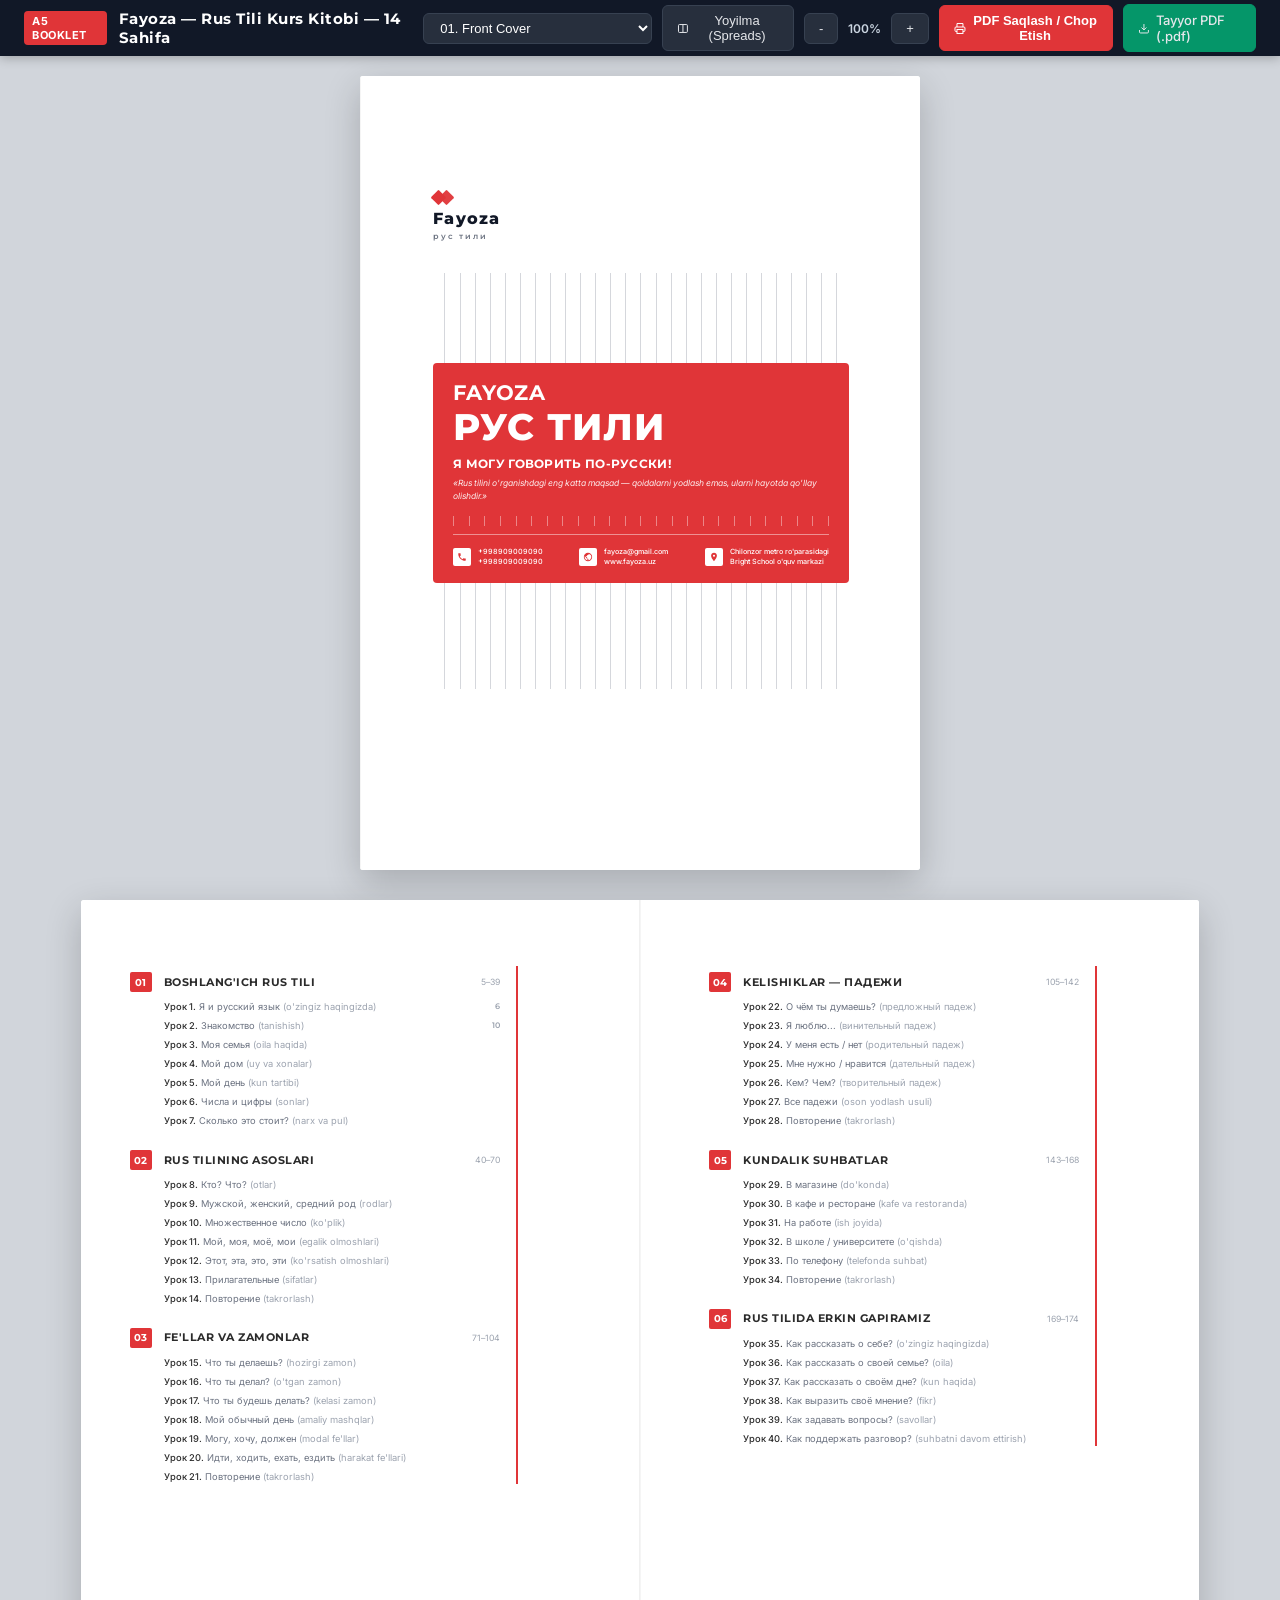
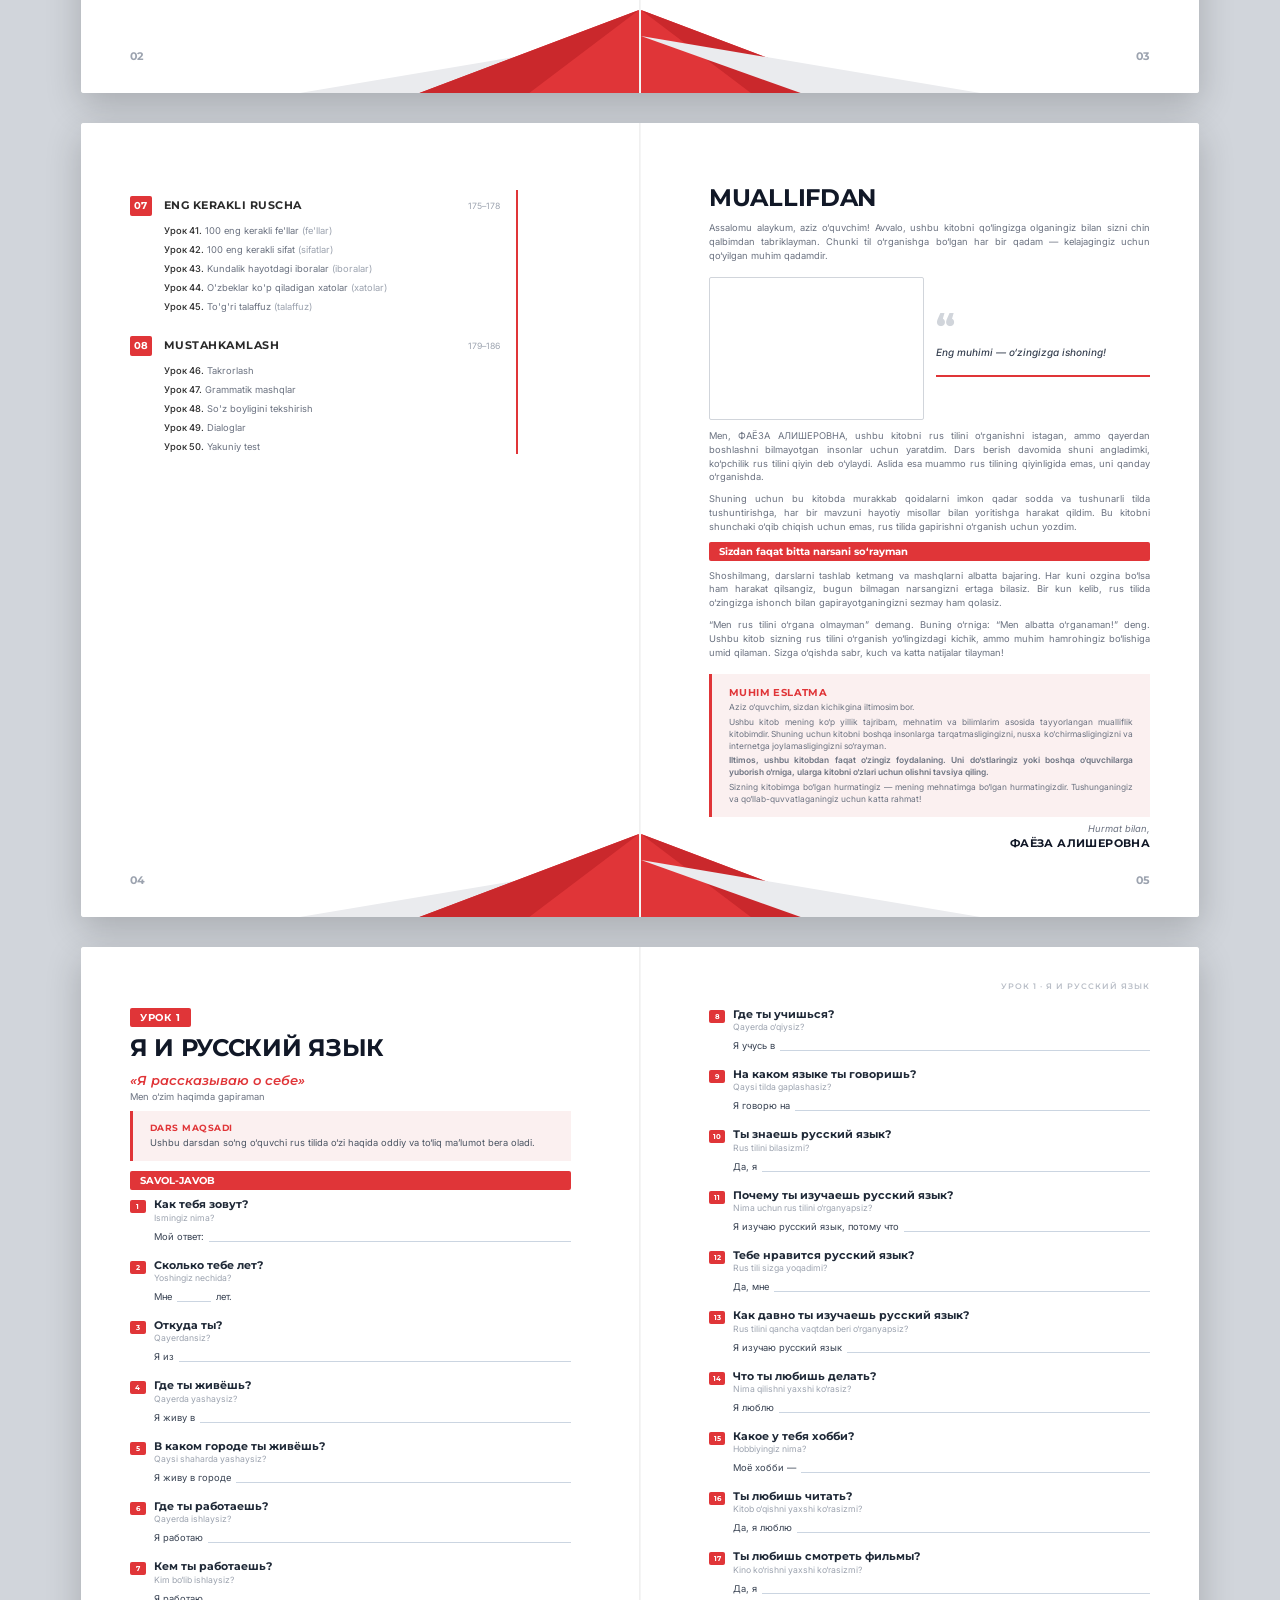
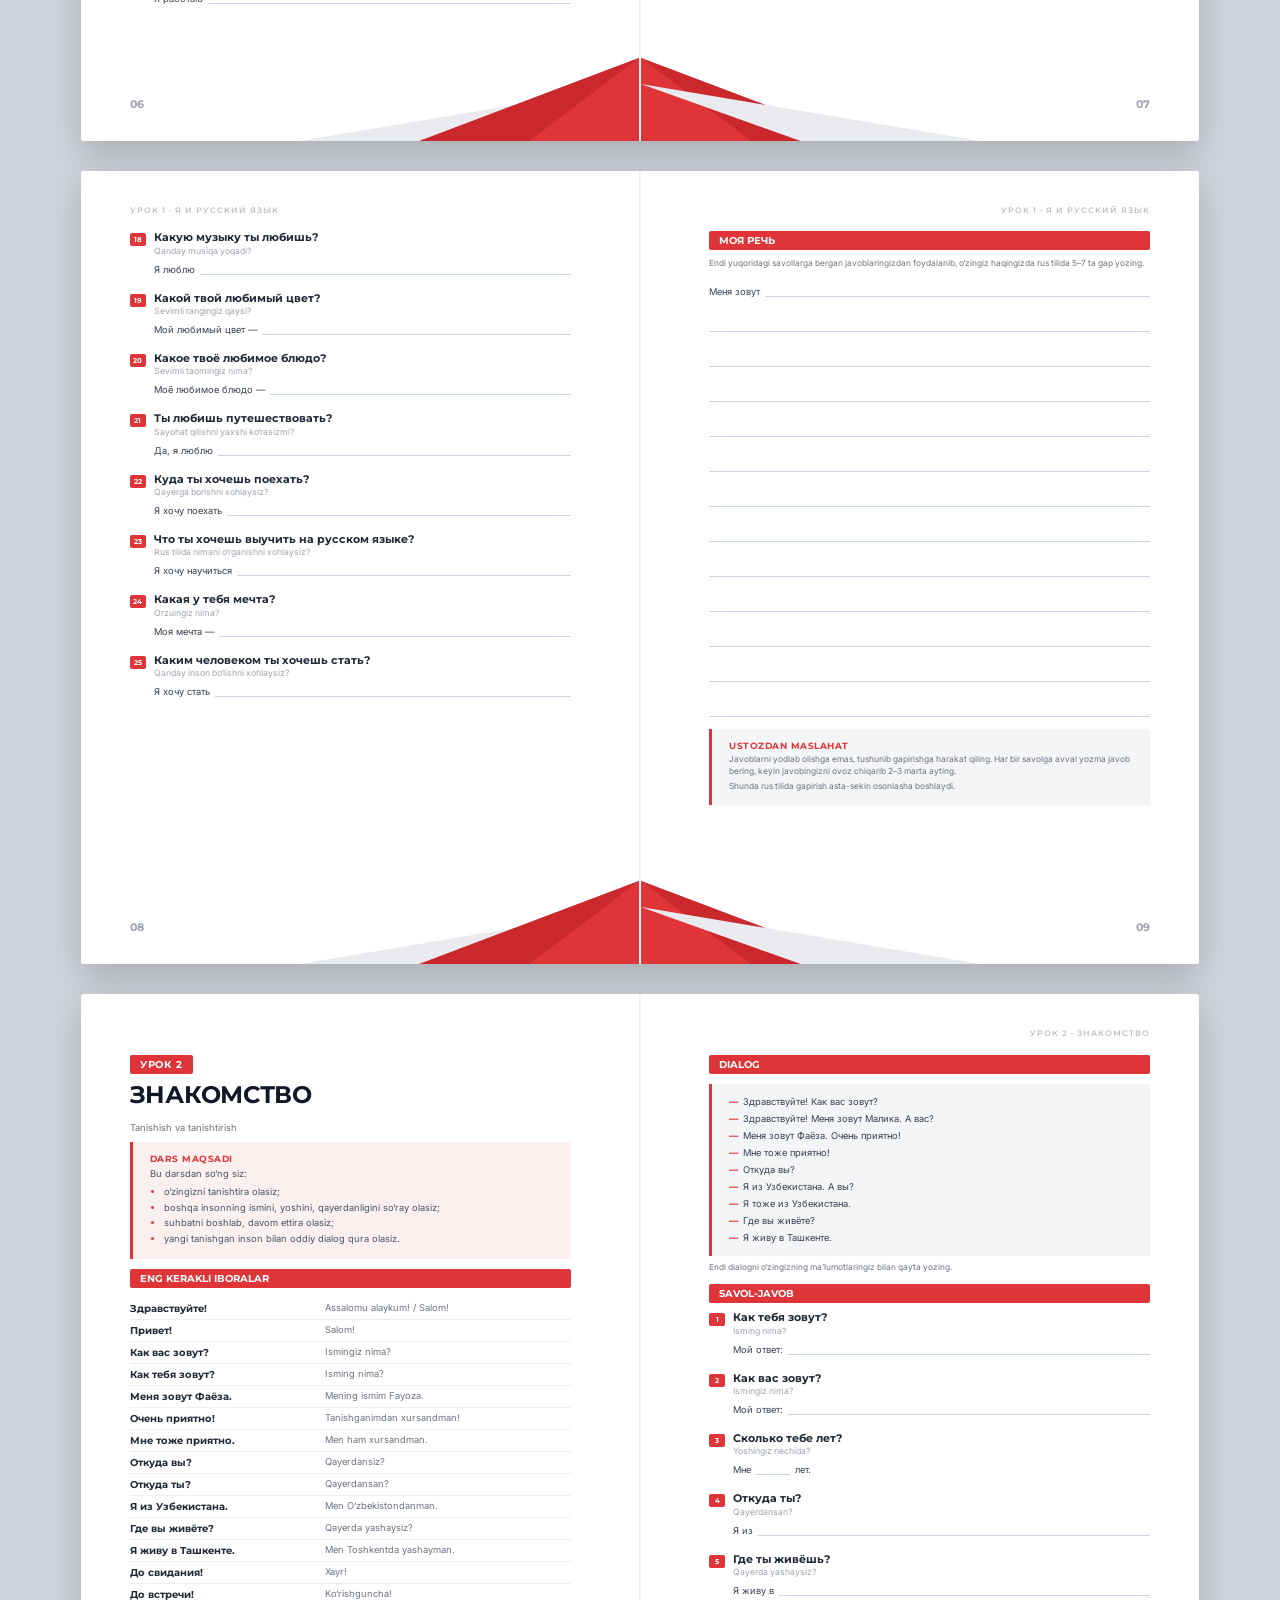
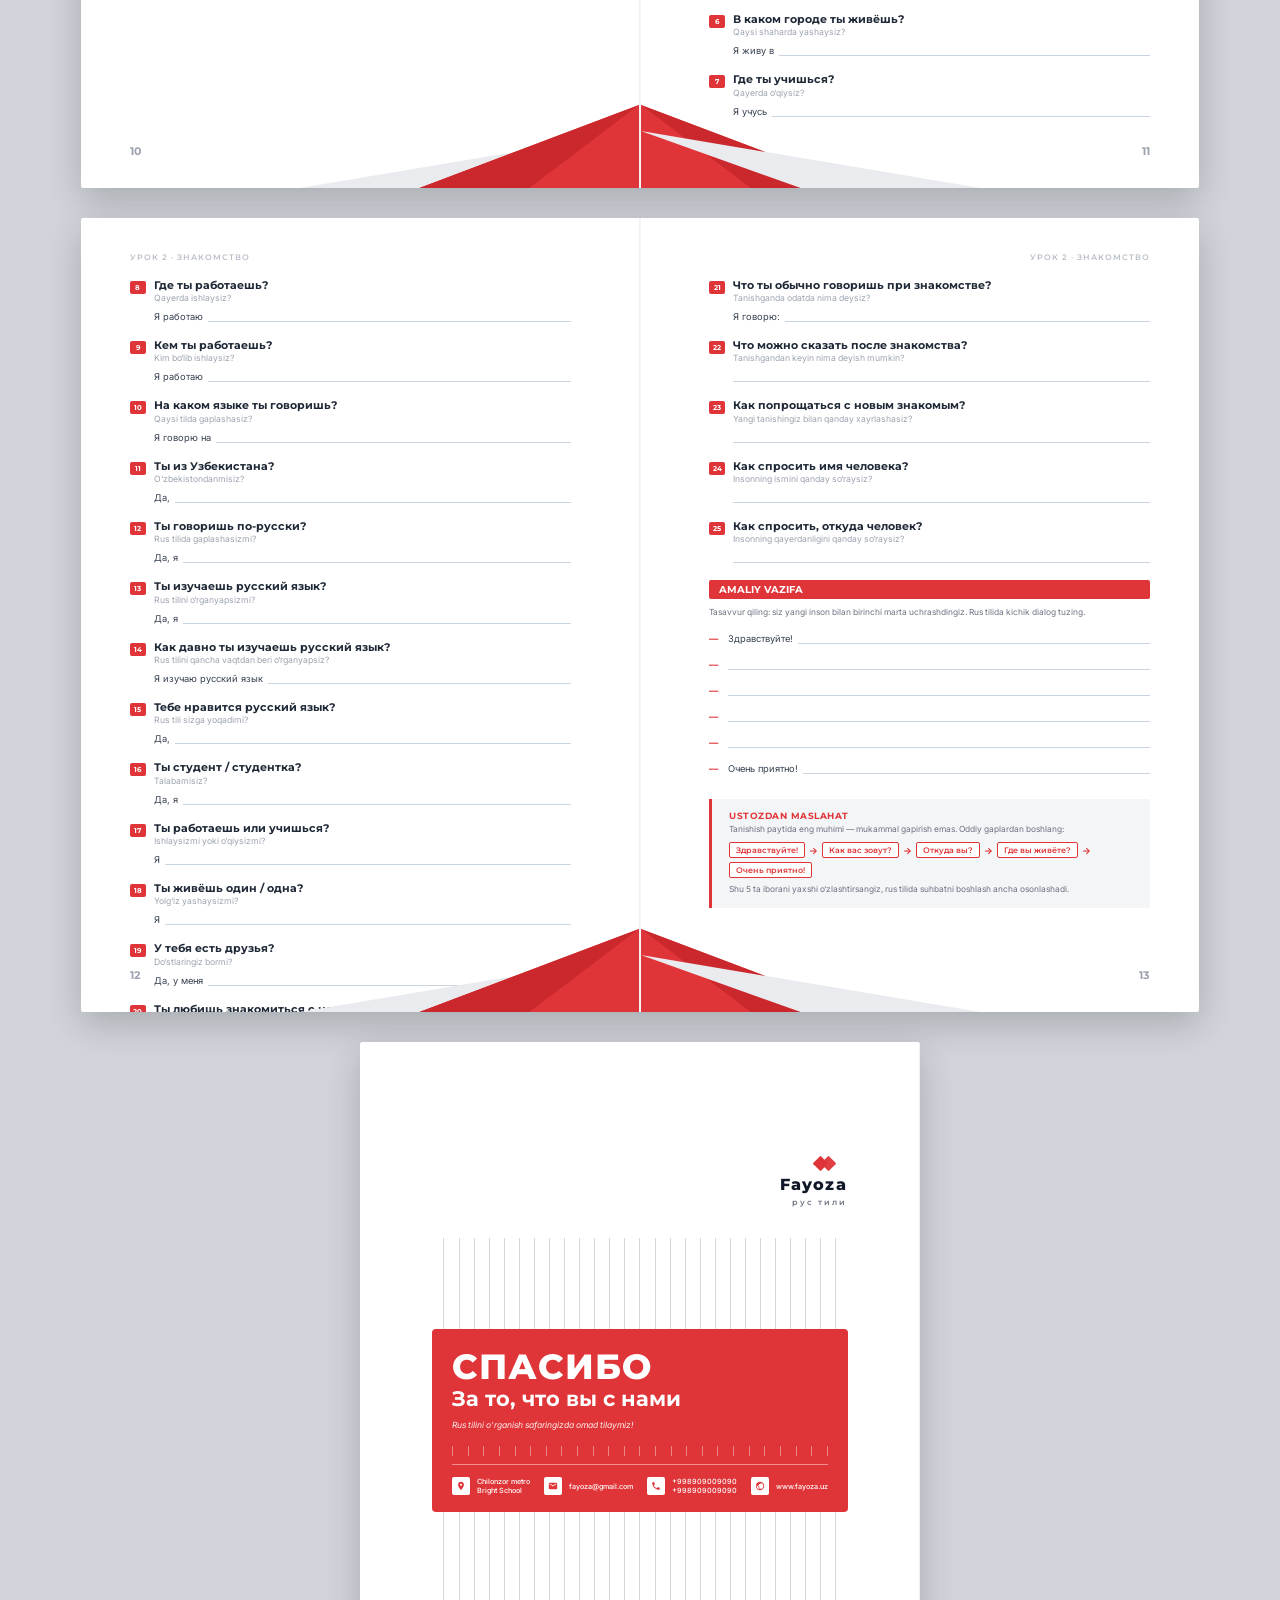
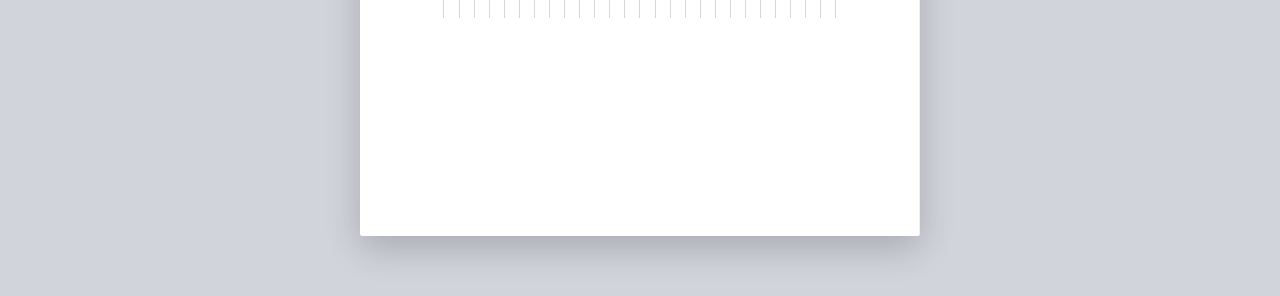
<file: index.html>
<!DOCTYPE html>
<html lang="en">
<head>
  <meta charset="UTF-8">
  <meta name="viewport" content="width=device-width, initial-scale=1.0">
  <title>Fayoza — Rus Tili Kurs Kitobi — A5 Format (14 Pages)</title>
  <link rel="stylesheet" href="styles/booklet.css">
</head>
<body>

  <!-- ============================================================
       TOP CONTROL BAR (Screen only, hidden on print)
       ============================================================ -->
  <header class="controls-header no-print">
    <div class="title-area">
      <span class="badge">A5 BOOKLET</span>
      <h1>Fayoza — Rus Tili Kurs Kitobi — 14 Sahifa</h1>
    </div>

    <div class="btn-group">
      <!-- Jump to page -->
      <select id="jumpPageSelect" class="page-jump-select">
        <option value="page-1">01. Front Cover</option>
        <option value="page-2">02. Reja (1-3-modul)</option>
        <option value="page-3">03. Reja (4-6-modul)</option>
        <option value="page-4">04. Reja (7-8-modul)</option>
        <option value="page-5">05. Muallifdan</option>
        <option value="page-6">06. Урок 1 — Я и русский язык</option>
        <option value="page-7">07. Урок 1 — Я и русский язык</option>
        <option value="page-8">08. Урок 1 — Я и русский язык</option>
        <option value="page-9">09. Урок 1 — Я и русский язык</option>
        <option value="page-10">10. Урок 2 — Знакомство</option>
        <option value="page-11">11. Урок 2 — Знакомство</option>
        <option value="page-12">12. Урок 2 — Знакомство</option>
        <option value="page-13">13. Урок 2 — Знакомство</option>
        <option value="page-14">14. Back Cover</option>
      </select>

      <!-- Toggle View Mode -->
      <button id="toggleSpreadBtn" class="control-btn" title="Yoyilma yoki bittalik sahifa rejimi">
        <svg width="15" height="15" viewBox="0 0 24 24" fill="none" stroke="currentColor" stroke-width="2"><rect x="3" y="4" width="18" height="16" rx="2"/><line x1="12" y1="4" x2="12" y2="20"/></svg>
        <span id="spreadBtnText">Yoyilma (Spreads)</span>
      </button>

      <!-- Zoom buttons -->
      <button id="zoomOutBtn" class="control-btn" title="Kichraytirish">-</button>
      <span id="zoomLevelText" style="font-size: 12px; color: #cbd5e1; font-weight: 600;">100%</span>
      <button id="zoomInBtn" class="control-btn" title="Kattalashtirish">+</button>

      <!-- Print / Save PDF -->
      <button id="printBtn" class="control-btn primary" title="A5 PDF qilib saqlash">
        <svg width="15" height="15" viewBox="0 0 24 24" fill="none" stroke="currentColor" stroke-width="2"><polyline points="6 9 6 2 18 2 18 9"></polyline><path d="M6 18H4a2 2 0 0 1-2-2v-5a2 2 0 0 1 2-2h16a2 2 0 0 1 2 2v5a2 2 0 0 1-2 2h-2"></path><rect x="6" y="14" width="12" height="8"></rect></svg>
        <span>PDF Saqlash / Chop Etish</span>
      </button>

      <!-- Direct PDF Download Link -->
      <a href="fayoza-rus-tili.pdf" download="fayoza-rus-tili.pdf" class="control-btn" style="text-decoration:none; background:#059669; border-color:#059669;">
        <svg width="15" height="15" viewBox="0 0 24 24" fill="none" stroke="currentColor" stroke-width="2"><path d="M21 15v4a2 2 0 0 1-2 2H5a2 2 0 0 1-2-2v-4"/><polyline points="7 10 12 15 17 10"/><line x1="12" y1="15" x2="12" y2="3"/></svg>
        <span>Tayyor PDF (.pdf)</span>
      </a>
    </div>
  </header>

  <!-- ============================================================
       SVG DEFINITIONS FOR ICONS
       ============================================================ -->
  <svg style="display: none;">
    <!-- Phone -->
    <symbol id="icon-phone" viewBox="0 0 24 24">
      <path d="M20.01 15.38c-1.23 0-2.42-.2-3.53-.56a.977.977 0 0 0-1.01.24l-2.2 2.2a15.053 15.053 0 0 1-6.59-6.59l2.2-2.21a.96.96 0 0 0 .25-1.01A11.36 11.36 0 0 1 8.57 3.9c0-.55-.45-1-1-1H4c-.55 0-1 .45-1 1 0 9.39 7.61 17 17 17 .55 0 1-.45 1-1v-3.52c0-.55-.45-1-.99-1z"/>
    </symbol>
    <!-- Envelope / Mail -->
    <symbol id="icon-mail" viewBox="0 0 24 24">
      <path d="M20 4H4c-1.1 0-1.99.9-1.99 2L2 18c0 1.1.9 2 2 2h16c1.1 0 2-.9 2-2V6c0-1.1-.9-2-2-2zm0 4l-8 5-8-5V6l8 5 8-5v2z"/>
    </symbol>
    <!-- Pin / Location -->
    <symbol id="icon-location" viewBox="0 0 24 24">
      <path d="M12 2C8.13 2 5 5.13 5 9c0 5.25 7 13 7 13s7-7.75 7-13c0-3.87-3.13-7-7-7zm0 9.5a2.5 2.5 0 0 1 0-5 2.5 2.5 0 0 1 0 5z"/>
    </symbol>
    <!-- Globe / Web -->
    <symbol id="icon-globe" viewBox="0 0 24 24">
      <path d="M12 2a10 10 0 1 0 10 10A10 10 0 0 0 12 2zm-1 17.93c-3.95-.49-7-3.85-7-7.93 0-.62.08-1.21.21-1.79L9 15v1c0 1.1.9 2 2 2v1.93zm6.9-2.54A7.95 7.95 0 0 1 13 19.9v-2.9a1 1 0 0 0-1-1h-2v-3a1 1 0 0 0-1-1H7v-2h2a1 1 0 0 0 1-1V7h2a2 2 0 0 0 2-2v-.41a7.994 7.994 0 0 1 5.9 8.81z"/>
    </symbol>
    <!-- Desktop / Monitor -->
    <symbol id="icon-desktop" viewBox="0 0 24 24">
      <path d="M21 2H3c-1.1 0-2 .9-2 2v12c0 1.1.9 2 2 2h7l-2 3v1h8v-1l-2-3h7c1.1 0 2-.9 2-2V4c0-1.1-.9-2-2-2zm0 12H3V4h18v10z"/>
    </symbol>
    <!-- Bar Chart -->
    <symbol id="icon-chart" viewBox="0 0 24 24">
      <path d="M5 9.2h3V19H5zM10.6 5h2.8v14h-2.8zm5.6 8H19v6h-2.8z"/>
    </symbol>
    <!-- Pie Chart -->
    <symbol id="icon-pie" viewBox="0 0 24 24">
      <path d="M11 2v20c-5.07-.5-9-4.79-9-10s3.93-9.5 9-10zm2 0v8.99L21.99 11C21.47 5.92 17.58 2.52 13 2zm0 11.01V22c4.58-.52 8.47-3.92 8.99-9H13z"/>
    </symbol>
    <!-- Briefcase -->
    <symbol id="icon-briefcase" viewBox="0 0 24 24">
      <path d="M20 6h-4V4c0-1.11-.89-2-2-2h-4c-1.11 0-2 .89-2 2v2H4c-1.11 0-1.99.89-1.99 2L2 19c0 1.11.89 2 2 2h16c1.11 0 2-.89 2-2V8c0-1.11-.89-2-2-2zm-6 0h-4V4h4v2z"/>
    </symbol>
    <!-- Cart -->
    <symbol id="icon-cart" viewBox="0 0 24 24">
      <path d="M7 18c-1.1 0-1.99.9-1.99 2S5.9 22 7 22s2-.9 2-2-.9-2-2-2zM1 2v2h2l3.6 7.59-1.35 2.45c-.16.28-.25.61-.25.96 0 1.1.9 2 2 2h12v-2H7.42c-.14 0-.25-.11-.25-.25l.03-.12.9-1.63h7.45c.75 0 1.41-.41 1.75-1.03l3.58-6.49c.08-.14.12-.31.12-.48 0-.55-.45-1-1-1H5.21l-.94-2H1zm16 16c-1.1 0-1.99.9-1.99 2s.89 2 1.99 2 2-.9 2-2-.9-2-2-2z"/>
    </symbol>
    <!-- Database / Layers -->
    <symbol id="icon-database" viewBox="0 0 24 24">
      <path d="M12 2C6.48 2 2 3.79 2 6v12c0 2.21 4.48 4 10 4s10-1.79 10-4V6c0-2.21-4.48-4-10-4zm0 2c4.42 0 8 1.34 8 2s-3.58 2-8 2-8-1.34-8-2 3.58-2 8-2zm0 6c4.42 0 8 1.34 8 2s-3.58 2-8 2-8-1.34-8-2 3.58-2 8-2zm0 6c4.42 0 8 1.34 8 2s-3.58 2-8 2-8-1.34-8-2 3.58-2 8-2z"/>
    </symbol>
    <!-- Sailboat / Origami -->
    <symbol id="icon-sail" viewBox="0 0 24 24">
      <path d="M2.5 19h19l-2-3H4.5l-2 3zm11-16L5 14h8.5V3zm2 2v9h4.5L15.5 5z"/>
    </symbol>
  </svg>

  <!-- ============================================================
       MAIN BOOKLET STAGE
       ============================================================ -->
  <main class="booklet-stage spreads-mode" id="bookletStage">

    <!-- ==========================================================
         SPREAD 1: PAGE 1 (Front Cover)
         ========================================================== -->
    <div class="spread-wrapper" id="spread-1">
      <!-- PAGE 1: FRONT COVER -->
      <section class="page page-cover right-page" id="page-1">
        <!-- Top Logo: Left-aligned with the card -->
        <div class="cover-top-bar">
          <div class="company-logo">
            <div class="logo-diamonds">
              <div class="sq sq1"></div>
              <div class="sq sq2"></div>
            </div>
            <div class="logo-name">Fayoza</div>
            <div class="logo-tagline">рус тили</div>
          </div>
        </div>

        <!-- Center Area with Vertical Ruler Lines & Red Box -->
        <div class="cover-main-container">
          <!-- Distinct Vertical Ruler / Barcode Lines -->
          <div class="vertical-ruler-lines">
            <span></span><span></span><span></span><span></span><span></span>
            <span></span><span></span><span></span><span></span><span></span>
            <span></span><span></span><span></span><span></span><span></span>
            <span></span><span></span><span></span><span></span><span></span>
            <span></span><span></span><span></span><span></span><span></span>
            <span></span><span></span>
          </div>

          <!-- Red Card -->
          <div class="cover-red-card">
            <div class="card-tag">FAYOZA</div>
            <div class="card-heading">РУС ТИЛИ</div>
            <div class="card-slogan">Я МОГУ ГОВОРИТЬ ПО-РУССКИ!</div>
            <p class="card-description">
              «Rus tilini o'rganishdagi eng katta maqsad — qoidalarni yodlash emas, ularni hayotda qo'llay olishdir.»
            </p>

            <!-- Inside Card Ticks -->
            <div class="card-inner-ticks">
              <span></span><span></span><span></span><span></span><span></span>
              <span></span><span></span><span></span><span></span><span></span>
              <span></span><span></span><span></span><span></span><span></span>
              <span></span><span></span><span></span><span></span><span></span>
              <span></span><span></span><span></span><span></span><span></span>
            </div>

            <div class="card-divider-line"></div>

            <!-- Contacts Row with Solid White Boxes and Red Icons -->
            <div class="card-contacts-grid">
              <div class="contact-col">
                <div class="white-icon-box"><svg><use href="#icon-phone"/></svg></div>
                <div class="contact-text">
                  <a href="tel:+998909009090">+998909009090</a>
                  <a href="tel:+998909009090">+998909009090</a>
                </div>
              </div>
              <div class="contact-col">
                <div class="white-icon-box"><svg><use href="#icon-globe"/></svg></div>
                <div class="contact-text">
                  <a href="mailto:fayoza@gmail.com">fayoza@gmail.com</a>
                  <a href="https://www.fayoza.uz">www.fayoza.uz</a>
                </div>
              </div>
              <div class="contact-col">
                <div class="white-icon-box"><svg><use href="#icon-location"/></svg></div>
                <div class="contact-text">
                  <a href="https://maps.app.goo.gl/fiPRjbPJeSzKMbQk6?g_st=atm">Chilonzor metro ro'parasidagi</a>
                  <a href="https://maps.app.goo.gl/fiPRjbPJeSzKMbQk6?g_st=atm">Bright School o'quv markazi</a>
                </div>
              </div>
            </div>
          </div>
        </div>
      </section>
    </div>


    <!-- ==========================================================
         SPREAD 2: PAGE 2 & PAGE 3
         ========================================================== -->
    <div class="spread-wrapper" id="spread-2">
      <!-- PAGE 2: KURS REJASI -->
      <section class="page left-page" id="page-2">
        <div class="toc-container">
          <div class="toc2-modules">
          <div class="toc2-module">
            <div class="toc2-head"><div class="toc2-num">01</div><div class="toc2-title">Boshlang&#x27;ich rus tili</div><div class="toc2-range">5–39</div></div>
            <div class="toc2-lessons">
            <div class="toc2-lesson"><span class="l-n">Урок 1.</span> Я и русский язык <span class="l-uz">(o&#x27;zingiz haqingizda)</span><span class="toc2-page">6</span></div>
            <div class="toc2-lesson"><span class="l-n">Урок 2.</span> Знакомство <span class="l-uz">(tanishish)</span><span class="toc2-page">10</span></div>
            <div class="toc2-lesson"><span class="l-n">Урок 3.</span> Моя семья <span class="l-uz">(oila haqida)</span></div>
            <div class="toc2-lesson"><span class="l-n">Урок 4.</span> Мой дом <span class="l-uz">(uy va xonalar)</span></div>
            <div class="toc2-lesson"><span class="l-n">Урок 5.</span> Мой день <span class="l-uz">(kun tartibi)</span></div>
            <div class="toc2-lesson"><span class="l-n">Урок 6.</span> Числа и цифры <span class="l-uz">(sonlar)</span></div>
            <div class="toc2-lesson"><span class="l-n">Урок 7.</span> Сколько это стоит? <span class="l-uz">(narx va pul)</span></div>
            </div>
          </div>
          <div class="toc2-module">
            <div class="toc2-head"><div class="toc2-num">02</div><div class="toc2-title">Rus tilining asoslari</div><div class="toc2-range">40–70</div></div>
            <div class="toc2-lessons">
            <div class="toc2-lesson"><span class="l-n">Урок 8.</span> Кто? Что? <span class="l-uz">(otlar)</span></div>
            <div class="toc2-lesson"><span class="l-n">Урок 9.</span> Мужской, женский, средний род <span class="l-uz">(rodlar)</span></div>
            <div class="toc2-lesson"><span class="l-n">Урок 10.</span> Множественное число <span class="l-uz">(ko&#x27;plik)</span></div>
            <div class="toc2-lesson"><span class="l-n">Урок 11.</span> Мой, моя, моё, мои <span class="l-uz">(egalik olmoshlari)</span></div>
            <div class="toc2-lesson"><span class="l-n">Урок 12.</span> Этот, эта, это, эти <span class="l-uz">(ko&#x27;rsatish olmoshlari)</span></div>
            <div class="toc2-lesson"><span class="l-n">Урок 13.</span> Прилагательные <span class="l-uz">(sifatlar)</span></div>
            <div class="toc2-lesson"><span class="l-n">Урок 14.</span> Повторение <span class="l-uz">(takrorlash)</span></div>
            </div>
          </div>
          <div class="toc2-module">
            <div class="toc2-head"><div class="toc2-num">03</div><div class="toc2-title">Fe&#x27;llar va zamonlar</div><div class="toc2-range">71–104</div></div>
            <div class="toc2-lessons">
            <div class="toc2-lesson"><span class="l-n">Урок 15.</span> Что ты делаешь? <span class="l-uz">(hozirgi zamon)</span></div>
            <div class="toc2-lesson"><span class="l-n">Урок 16.</span> Что ты делал? <span class="l-uz">(o&#x27;tgan zamon)</span></div>
            <div class="toc2-lesson"><span class="l-n">Урок 17.</span> Что ты будешь делать? <span class="l-uz">(kelasi zamon)</span></div>
            <div class="toc2-lesson"><span class="l-n">Урок 18.</span> Мой обычный день <span class="l-uz">(amaliy mashqlar)</span></div>
            <div class="toc2-lesson"><span class="l-n">Урок 19.</span> Могу, хочу, должен <span class="l-uz">(modal fe&#x27;llar)</span></div>
            <div class="toc2-lesson"><span class="l-n">Урок 20.</span> Идти, ходить, ехать, ездить <span class="l-uz">(harakat fe&#x27;llari)</span></div>
            <div class="toc2-lesson"><span class="l-n">Урок 21.</span> Повторение <span class="l-uz">(takrorlash)</span></div>
            </div>
          </div>
          </div>
          <div class="toc-divider-line"></div>
        </div>

        <div class="page-number">02</div>

        <!-- Left Page Bottom Geometric Facet -->
        <svg class="bottom-facet" viewBox="0 0 340 80" preserveAspectRatio="none">
          <polygon points="0,80 180,80 340,25 0,80" fill="#eaebee"/>
          <polygon points="120,80 340,80 340,0" fill="#e03538"/>
          <polygon points="120,80 230,80 340,0" fill="#ca282c"/>
        </svg>
      </section>

      <!-- PAGE 3: KURS REJASI -->
      <section class="page right-page" id="page-3">
        <div class="toc-container">
          <div class="toc2-modules">
          <div class="toc2-module">
            <div class="toc2-head"><div class="toc2-num">04</div><div class="toc2-title">Kelishiklar — падежи</div><div class="toc2-range">105–142</div></div>
            <div class="toc2-lessons">
            <div class="toc2-lesson"><span class="l-n">Урок 22.</span> О чём ты думаешь? <span class="l-uz">(предложный падеж)</span></div>
            <div class="toc2-lesson"><span class="l-n">Урок 23.</span> Я люблю... <span class="l-uz">(винительный падеж)</span></div>
            <div class="toc2-lesson"><span class="l-n">Урок 24.</span> У меня есть / нет <span class="l-uz">(родительный падеж)</span></div>
            <div class="toc2-lesson"><span class="l-n">Урок 25.</span> Мне нужно / нравится <span class="l-uz">(дательный падеж)</span></div>
            <div class="toc2-lesson"><span class="l-n">Урок 26.</span> Кем? Чем? <span class="l-uz">(творительный падеж)</span></div>
            <div class="toc2-lesson"><span class="l-n">Урок 27.</span> Все падежи <span class="l-uz">(oson yodlash usuli)</span></div>
            <div class="toc2-lesson"><span class="l-n">Урок 28.</span> Повторение <span class="l-uz">(takrorlash)</span></div>
            </div>
          </div>
          <div class="toc2-module">
            <div class="toc2-head"><div class="toc2-num">05</div><div class="toc2-title">Kundalik suhbatlar</div><div class="toc2-range">143–168</div></div>
            <div class="toc2-lessons">
            <div class="toc2-lesson"><span class="l-n">Урок 29.</span> В магазине <span class="l-uz">(do&#x27;konda)</span></div>
            <div class="toc2-lesson"><span class="l-n">Урок 30.</span> В кафе и ресторане <span class="l-uz">(kafe va restoranda)</span></div>
            <div class="toc2-lesson"><span class="l-n">Урок 31.</span> На работе <span class="l-uz">(ish joyida)</span></div>
            <div class="toc2-lesson"><span class="l-n">Урок 32.</span> В школе / университете <span class="l-uz">(o&#x27;qishda)</span></div>
            <div class="toc2-lesson"><span class="l-n">Урок 33.</span> По телефону <span class="l-uz">(telefonda suhbat)</span></div>
            <div class="toc2-lesson"><span class="l-n">Урок 34.</span> Повторение <span class="l-uz">(takrorlash)</span></div>
            </div>
          </div>
          <div class="toc2-module">
            <div class="toc2-head"><div class="toc2-num">06</div><div class="toc2-title">Rus tilida erkin gapiramiz</div><div class="toc2-range">169–174</div></div>
            <div class="toc2-lessons">
            <div class="toc2-lesson"><span class="l-n">Урок 35.</span> Как рассказать о себе? <span class="l-uz">(o&#x27;zingiz haqingizda)</span></div>
            <div class="toc2-lesson"><span class="l-n">Урок 36.</span> Как рассказать о своей семье? <span class="l-uz">(oila)</span></div>
            <div class="toc2-lesson"><span class="l-n">Урок 37.</span> Как рассказать о своём дне? <span class="l-uz">(kun haqida)</span></div>
            <div class="toc2-lesson"><span class="l-n">Урок 38.</span> Как выразить своё мнение? <span class="l-uz">(fikr)</span></div>
            <div class="toc2-lesson"><span class="l-n">Урок 39.</span> Как задавать вопросы? <span class="l-uz">(savollar)</span></div>
            <div class="toc2-lesson"><span class="l-n">Урок 40.</span> Как поддержать разговор? <span class="l-uz">(suhbatni davom ettirish)</span></div>
            </div>
          </div>
          </div>
          <div class="toc-divider-line"></div>
        </div>

        <div class="page-number">03</div>

        <!-- Right Page Bottom Geometric Facet -->
        <svg class="bottom-facet" viewBox="0 0 340 80" preserveAspectRatio="none">
          <polygon points="0,0 0,80 220,80" fill="#e03538"/>
          <polygon points="0,0 110,80 220,80" fill="#ca282c"/>
          <polygon points="0,25 160,80 340,80" fill="#eaebee"/>
        </svg>
      </section>
    </div>


    <!-- ==========================================================
         SPREAD 3: PAGE 4 & PAGE 5
         ========================================================== -->
    <div class="spread-wrapper" id="spread-3">
      <!-- PAGE 4: KURS REJASI -->
      <section class="page left-page" id="page-4">
        <div class="toc-container">
          <div class="toc2-modules">
          <div class="toc2-module">
            <div class="toc2-head"><div class="toc2-num">07</div><div class="toc2-title">Eng kerakli ruscha</div><div class="toc2-range">175–178</div></div>
            <div class="toc2-lessons">
            <div class="toc2-lesson"><span class="l-n">Урок 41.</span> 100 eng kerakli fe&#x27;llar <span class="l-uz">(fe&#x27;llar)</span></div>
            <div class="toc2-lesson"><span class="l-n">Урок 42.</span> 100 eng kerakli sifat <span class="l-uz">(sifatlar)</span></div>
            <div class="toc2-lesson"><span class="l-n">Урок 43.</span> Kundalik hayotdagi iboralar <span class="l-uz">(iboralar)</span></div>
            <div class="toc2-lesson"><span class="l-n">Урок 44.</span> O&#x27;zbeklar ko&#x27;p qiladigan xatolar <span class="l-uz">(xatolar)</span></div>
            <div class="toc2-lesson"><span class="l-n">Урок 45.</span> To&#x27;g&#x27;ri talaffuz <span class="l-uz">(talaffuz)</span></div>
            </div>
          </div>
          <div class="toc2-module">
            <div class="toc2-head"><div class="toc2-num">08</div><div class="toc2-title">Mustahkamlash</div><div class="toc2-range">179–186</div></div>
            <div class="toc2-lessons">
            <div class="toc2-lesson"><span class="l-n">Урок 46.</span> Takrorlash</div>
            <div class="toc2-lesson"><span class="l-n">Урок 47.</span> Grammatik mashqlar</div>
            <div class="toc2-lesson"><span class="l-n">Урок 48.</span> So&#x27;z boyligini tekshirish</div>
            <div class="toc2-lesson"><span class="l-n">Урок 49.</span> Dialoglar</div>
            <div class="toc2-lesson"><span class="l-n">Урок 50.</span> Yakuniy test</div>
            </div>
          </div>
          </div>
          <div class="toc-divider-line"></div>
        </div>

        <div class="page-number">04</div>

        <!-- Left Page Bottom Geometric Facet -->
        <svg class="bottom-facet" viewBox="0 0 340 80" preserveAspectRatio="none">
          <polygon points="0,80 180,80 340,25 0,80" fill="#eaebee"/>
          <polygon points="120,80 340,80 340,0" fill="#e03538"/>
          <polygon points="120,80 230,80 340,0" fill="#ca282c"/>
        </svg>
      </section>

      <!-- PAGE 5: MUALLIFDAN -->
      <section class="page right-page" id="page-5">
        <h1 class="page-title">MUALLIFDAN</h1>

        <p class="body-text">
          Assalomu alaykum, aziz o‘quvchim! Avvalo, ushbu kitobni qo‘lingizga olganingiz bilan sizni chin qalbimdan tabriklayman. Chunki til o‘rganishga bo‘lgan har bir qadam — kelajagingiz uchun qo‘yilgan muhim qadamdir.
        </p>

        <div class="intro-grid">
          <div class="photo-placeholder"></div>
          <div class="quote-col">
            <div class="quote-mark">“</div>
            <div class="quote-text">
              Eng muhimi — o‘zingizga ishoning!
            </div>
            <div class="red-line"></div>
          </div>
        </div>

        <p class="body-text">
          Men, ФАЁЗА АЛИШЕРОВНА, ushbu kitobni rus tilini o‘rganishni istagan, ammo qayerdan boshlashni bilmayotgan insonlar uchun yaratdim. Dars berish davomida shuni angladimki, ko‘pchilik rus tilini qiyin deb o‘ylaydi. Aslida esa muammo rus tilining qiyinligida emas, uni qanday o‘rganishda.
        </p>
        <p class="body-text">
          Shuning uchun bu kitobda murakkab qoidalarni imkon qadar sodda va tushunarli tilda tushuntirishga, har bir mavzuni hayotiy misollar bilan yoritishga harakat qildim. Bu kitobni shunchaki o‘qib chiqish uchun emas, rus tilida gapirishni o‘rganish uchun yozdim.
        </p>

        <div class="badge-tag">Sizdan faqat bitta narsani so‘rayman</div>
        <p class="body-text">
          Shoshilmang, darslarni tashlab ketmang va mashqlarni albatta bajaring. Har kuni ozgina bo‘lsa ham harakat qilsangiz, bugun bilmagan narsangizni ertaga bilasiz. Bir kun kelib, rus tilida o‘zingizga ishonch bilan gapirayotganingizni sezmay ham qolasiz.
        </p>
        <p class="body-text">
          “Men rus tilini o‘rgana olmayman” demang. Buning o‘rniga: “Men albatta o‘rganaman!” deng. Ushbu kitob sizning rus tilini o‘rganish yo‘lingizdagi kichik, ammo muhim hamrohingiz bo‘lishiga umid qilaman. Sizga o‘qishda sabr, kuch va katta natijalar tilayman!
        </p>

        <div class="notice-box">
          <div class="notice-title">MUHIM ESLATMA</div>
          <p class="body-text-sm">Aziz o‘quvchim, sizdan kichikgina iltimosim bor.</p>
          <p class="body-text-sm">Ushbu kitob mening ko‘p yillik tajribam, mehnatim va bilimlarim asosida tayyorlangan mualliflik kitobimdir. Shuning uchun kitobni boshqa insonlarga tarqatmasligingizni, nusxa ko‘chirmasligingizni va internetga joylamasligingizni so‘rayman.</p>
          <p class="body-text-sm notice-em">Iltimos, ushbu kitobdan faqat o‘zingiz foydalaning. Uni do‘stlaringiz yoki boshqa o‘quvchilarga yuborish o‘rniga, ularga kitobni o‘zlari uchun olishni tavsiya qiling.</p>
          <p class="body-text-sm">Sizning kitobimga bo‘lgan hurmatingiz — mening mehnatimga bo‘lgan hurmatingizdir. Tushunganingiz va qo‘llab-quvvatlaganingiz uchun katta rahmat!</p>
        </div>

        <div class="letter-sign">
          <span>Hurmat bilan,</span>
          <strong>ФАЁЗА АЛИШЕРОВНА</strong>
        </div>

        <div class="page-number">05</div>

        <!-- Right Page Bottom Geometric Facet -->
        <svg class="bottom-facet" viewBox="0 0 340 80" preserveAspectRatio="none">
          <polygon points="0,0 0,80 220,80" fill="#e03538"/>
          <polygon points="0,0 110,80 220,80" fill="#ca282c"/>
          <polygon points="0,25 160,80 340,80" fill="#eaebee"/>
        </svg>
      </section>
    </div>


    <!-- LESSONS:START -->
    <!-- ==========================================================
         PAGE 6 & PAGE 7
         ========================================================== -->
    <div class="spread-wrapper">
      <section class="page left-page" id="page-6">
        <div class="lesson-eyebrow">УРОК 1</div>
        <h1 class="page-title">Я И РУССКИЙ ЯЗЫК</h1>
        <div class="lesson-sub-ru">«Я рассказываю о себе»</div>
        <div class="lesson-sub-uz">Men o‘zim haqimda gapiraman</div>

        <div class="goal-box">
          <div class="goal-title">DARS MAQSADI</div>
          <div class="goal-text">Ushbu darsdan so‘ng o‘quvchi rus tilida o‘zi haqida oddiy va to‘liq ma’lumot bera oladi.</div>
        </div>

        <div class="badge-tag">SAVOL-JAVOB</div>

          <div class="q-item">
            <div class="q-num">1</div>
            <div class="q-body">
              <div class="q-ru">Как тебя зовут?</div>
              <div class="q-uz">Ismingiz nima?</div>
              <div class="q-answer"><span>Мой ответ:</span><span class="write-line"></span></div>
            </div>
          </div>

          <div class="q-item">
            <div class="q-num">2</div>
            <div class="q-body">
              <div class="q-ru">Сколько тебе лет?</div>
              <div class="q-uz">Yoshingiz nechida?</div>
              <div class="q-answer"><span>Мне</span><span class="write-line short"></span><span>лет.</span></div>
            </div>
          </div>

          <div class="q-item">
            <div class="q-num">3</div>
            <div class="q-body">
              <div class="q-ru">Откуда ты?</div>
              <div class="q-uz">Qayerdansiz?</div>
              <div class="q-answer"><span>Я из</span><span class="write-line"></span></div>
            </div>
          </div>

          <div class="q-item">
            <div class="q-num">4</div>
            <div class="q-body">
              <div class="q-ru">Где ты живёшь?</div>
              <div class="q-uz">Qayerda yashaysiz?</div>
              <div class="q-answer"><span>Я живу в</span><span class="write-line"></span></div>
            </div>
          </div>

          <div class="q-item">
            <div class="q-num">5</div>
            <div class="q-body">
              <div class="q-ru">В каком городе ты живёшь?</div>
              <div class="q-uz">Qaysi shaharda yashaysiz?</div>
              <div class="q-answer"><span>Я живу в городе</span><span class="write-line"></span></div>
            </div>
          </div>

          <div class="q-item">
            <div class="q-num">6</div>
            <div class="q-body">
              <div class="q-ru">Где ты работаешь?</div>
              <div class="q-uz">Qayerda ishlaysiz?</div>
              <div class="q-answer"><span>Я работаю</span><span class="write-line"></span></div>
            </div>
          </div>

          <div class="q-item">
            <div class="q-num">7</div>
            <div class="q-body">
              <div class="q-ru">Кем ты работаешь?</div>
              <div class="q-uz">Kim bo‘lib ishlaysiz?</div>
              <div class="q-answer"><span>Я работаю</span><span class="write-line"></span></div>
            </div>
          </div>

        <div class="page-number">06</div>

        <svg class="bottom-facet" viewBox="0 0 340 80" preserveAspectRatio="none">
          <polygon points="0,80 180,80 340,25 0,80" fill="#eaebee"/>
          <polygon points="120,80 340,80 340,0" fill="#e03538"/>
          <polygon points="120,80 230,80 340,0" fill="#ca282c"/>
        </svg>
      </section>

      <section class="page right-page" id="page-7">
        <div class="running-head">УРОК 1 · Я И РУССКИЙ ЯЗЫК</div>

          <div class="q-item">
            <div class="q-num">8</div>
            <div class="q-body">
              <div class="q-ru">Где ты учишься?</div>
              <div class="q-uz">Qayerda o‘qiysiz?</div>
              <div class="q-answer"><span>Я учусь в</span><span class="write-line"></span></div>
            </div>
          </div>

          <div class="q-item">
            <div class="q-num">9</div>
            <div class="q-body">
              <div class="q-ru">На каком языке ты говоришь?</div>
              <div class="q-uz">Qaysi tilda gaplashasiz?</div>
              <div class="q-answer"><span>Я говорю на</span><span class="write-line"></span></div>
            </div>
          </div>

          <div class="q-item">
            <div class="q-num">10</div>
            <div class="q-body">
              <div class="q-ru">Ты знаешь русский язык?</div>
              <div class="q-uz">Rus tilini bilasizmi?</div>
              <div class="q-answer"><span>Да, я</span><span class="write-line"></span></div>
            </div>
          </div>

          <div class="q-item">
            <div class="q-num">11</div>
            <div class="q-body">
              <div class="q-ru">Почему ты изучаешь русский язык?</div>
              <div class="q-uz">Nima uchun rus tilini o‘rganyapsiz?</div>
              <div class="q-answer"><span>Я изучаю русский язык, потому что</span><span class="write-line"></span></div>
            </div>
          </div>

          <div class="q-item">
            <div class="q-num">12</div>
            <div class="q-body">
              <div class="q-ru">Тебе нравится русский язык?</div>
              <div class="q-uz">Rus tili sizga yoqadimi?</div>
              <div class="q-answer"><span>Да, мне</span><span class="write-line"></span></div>
            </div>
          </div>

          <div class="q-item">
            <div class="q-num">13</div>
            <div class="q-body">
              <div class="q-ru">Как давно ты изучаешь русский язык?</div>
              <div class="q-uz">Rus tilini qancha vaqtdan beri o‘rganyapsiz?</div>
              <div class="q-answer"><span>Я изучаю русский язык</span><span class="write-line"></span></div>
            </div>
          </div>

          <div class="q-item">
            <div class="q-num">14</div>
            <div class="q-body">
              <div class="q-ru">Что ты любишь делать?</div>
              <div class="q-uz">Nima qilishni yaxshi ko‘rasiz?</div>
              <div class="q-answer"><span>Я люблю</span><span class="write-line"></span></div>
            </div>
          </div>

          <div class="q-item">
            <div class="q-num">15</div>
            <div class="q-body">
              <div class="q-ru">Какое у тебя хобби?</div>
              <div class="q-uz">Hobbiyingiz nima?</div>
              <div class="q-answer"><span>Моё хобби —</span><span class="write-line"></span></div>
            </div>
          </div>

          <div class="q-item">
            <div class="q-num">16</div>
            <div class="q-body">
              <div class="q-ru">Ты любишь читать?</div>
              <div class="q-uz">Kitob o‘qishni yaxshi ko‘rasizmi?</div>
              <div class="q-answer"><span>Да, я люблю</span><span class="write-line"></span></div>
            </div>
          </div>

          <div class="q-item">
            <div class="q-num">17</div>
            <div class="q-body">
              <div class="q-ru">Ты любишь смотреть фильмы?</div>
              <div class="q-uz">Kino ko‘rishni yaxshi ko‘rasizmi?</div>
              <div class="q-answer"><span>Да, я</span><span class="write-line"></span></div>
            </div>
          </div>

        <div class="page-number">07</div>

        <svg class="bottom-facet" viewBox="0 0 340 80" preserveAspectRatio="none">
          <polygon points="0,0 0,80 220,80" fill="#e03538"/>
          <polygon points="0,0 110,80 220,80" fill="#ca282c"/>
          <polygon points="0,25 160,80 340,80" fill="#eaebee"/>
        </svg>
      </section>
    </div>


    <!-- ==========================================================
         PAGE 8 & PAGE 9
         ========================================================== -->
    <div class="spread-wrapper">
      <section class="page left-page" id="page-8">
        <div class="running-head">УРОК 1 · Я И РУССКИЙ ЯЗЫК</div>

          <div class="q-item">
            <div class="q-num">18</div>
            <div class="q-body">
              <div class="q-ru">Какую музыку ты любишь?</div>
              <div class="q-uz">Qanday musiqa yoqadi?</div>
              <div class="q-answer"><span>Я люблю</span><span class="write-line"></span></div>
            </div>
          </div>

          <div class="q-item">
            <div class="q-num">19</div>
            <div class="q-body">
              <div class="q-ru">Какой твой любимый цвет?</div>
              <div class="q-uz">Sevimli rangingiz qaysi?</div>
              <div class="q-answer"><span>Мой любимый цвет —</span><span class="write-line"></span></div>
            </div>
          </div>

          <div class="q-item">
            <div class="q-num">20</div>
            <div class="q-body">
              <div class="q-ru">Какое твоё любимое блюдо?</div>
              <div class="q-uz">Sevimli taomingiz nima?</div>
              <div class="q-answer"><span>Моё любимое блюдо —</span><span class="write-line"></span></div>
            </div>
          </div>

          <div class="q-item">
            <div class="q-num">21</div>
            <div class="q-body">
              <div class="q-ru">Ты любишь путешествовать?</div>
              <div class="q-uz">Sayohat qilishni yaxshi ko‘rasizmi?</div>
              <div class="q-answer"><span>Да, я люблю</span><span class="write-line"></span></div>
            </div>
          </div>

          <div class="q-item">
            <div class="q-num">22</div>
            <div class="q-body">
              <div class="q-ru">Куда ты хочешь поехать?</div>
              <div class="q-uz">Qayerga borishni xohlaysiz?</div>
              <div class="q-answer"><span>Я хочу поехать</span><span class="write-line"></span></div>
            </div>
          </div>

          <div class="q-item">
            <div class="q-num">23</div>
            <div class="q-body">
              <div class="q-ru">Что ты хочешь выучить на русском языке?</div>
              <div class="q-uz">Rus tilida nimani o‘rganishni xohlaysiz?</div>
              <div class="q-answer"><span>Я хочу научиться</span><span class="write-line"></span></div>
            </div>
          </div>

          <div class="q-item">
            <div class="q-num">24</div>
            <div class="q-body">
              <div class="q-ru">Какая у тебя мечта?</div>
              <div class="q-uz">Orzuingiz nima?</div>
              <div class="q-answer"><span>Моя мечта —</span><span class="write-line"></span></div>
            </div>
          </div>

          <div class="q-item">
            <div class="q-num">25</div>
            <div class="q-body">
              <div class="q-ru">Каким человеком ты хочешь стать?</div>
              <div class="q-uz">Qanday inson bo‘lishni xohlaysiz?</div>
              <div class="q-answer"><span>Я хочу стать</span><span class="write-line"></span></div>
            </div>
          </div>

        <div class="page-number">08</div>

        <svg class="bottom-facet" viewBox="0 0 340 80" preserveAspectRatio="none">
          <polygon points="0,80 180,80 340,25 0,80" fill="#eaebee"/>
          <polygon points="120,80 340,80 340,0" fill="#e03538"/>
          <polygon points="120,80 230,80 340,0" fill="#ca282c"/>
        </svg>
      </section>

      <section class="page right-page" id="page-9">
        <div class="running-head">УРОК 1 · Я И РУССКИЙ ЯЗЫК</div>

        <div class="badge-tag">МОЯ РЕЧЬ</div>
        <p class="body-text-sm" style="margin-bottom:4px;">Endi yuqoridagi savollarga bergan javoblaringizdan foydalanib, o‘zingiz haqingizda rus tilida 5–7 ta gap yozing.</p>
        <div class="q-answer" style="margin-top:10px;"><span>Меня зовут</span><span class="write-line"></span></div>
        <div class="write-rows">
          <div class="write-line"></div>
          <div class="write-line"></div>
          <div class="write-line"></div>
          <div class="write-line"></div>
          <div class="write-line"></div>
          <div class="write-line"></div>
          <div class="write-line"></div>
          <div class="write-line"></div>
          <div class="write-line"></div>
          <div class="write-line"></div>
          <div class="write-line"></div>
          <div class="write-line"></div>
        </div>

        <div class="advice-box">
          <div class="advice-title">USTOZDAN MASLAHAT</div>
          <p class="body-text-sm">Javoblarni yodlab olishga emas, tushunib gapirishga harakat qiling. Har bir savolga avval yozma javob bering, keyin javobingizni ovoz chiqarib 2–3 marta ayting.</p>
          <p class="body-text-sm">Shunda rus tilida gapirish asta-sekin osonlasha boshlaydi.</p>
        </div>

        <div class="page-number">09</div>

        <svg class="bottom-facet" viewBox="0 0 340 80" preserveAspectRatio="none">
          <polygon points="0,0 0,80 220,80" fill="#e03538"/>
          <polygon points="0,0 110,80 220,80" fill="#ca282c"/>
          <polygon points="0,25 160,80 340,80" fill="#eaebee"/>
        </svg>
      </section>
    </div>


    <!-- ==========================================================
         PAGE 10 & PAGE 11
         ========================================================== -->
    <div class="spread-wrapper">
      <section class="page left-page" id="page-10">
        <div class="lesson-eyebrow">УРОК 2</div>
        <h1 class="page-title">ЗНАКОМСТВО</h1>
        <div class="lesson-sub-uz">Tanishish va tanishtirish</div>

        <div class="goal-box">
          <div class="goal-title">DARS MAQSADI</div>
          <div class="goal-text">Bu darsdan so‘ng siz:</div>
          <ul class="goal-list">
            <li>o‘zingizni tanishtira olasiz;</li>
            <li>boshqa insonning ismini, yoshini, qayerdanligini so‘ray olasiz;</li>
            <li>suhbatni boshlab, davom ettira olasiz;</li>
            <li>yangi tanishgan inson bilan oddiy dialog qura olasiz.</li>
          </ul>
        </div>

        <div class="badge-tag">ENG KERAKLI IBORALAR</div>
        <div class="phrase-table">
          <div class="phrase-row"><div class="phrase-ru">Здравствуйте!</div><div class="phrase-uz">Assalomu alaykum! / Salom!</div></div>
          <div class="phrase-row"><div class="phrase-ru">Привет!</div><div class="phrase-uz">Salom!</div></div>
          <div class="phrase-row"><div class="phrase-ru">Как вас зовут?</div><div class="phrase-uz">Ismingiz nima?</div></div>
          <div class="phrase-row"><div class="phrase-ru">Как тебя зовут?</div><div class="phrase-uz">Isming nima?</div></div>
          <div class="phrase-row"><div class="phrase-ru">Меня зовут Фаёза.</div><div class="phrase-uz">Mening ismim Fayoza.</div></div>
          <div class="phrase-row"><div class="phrase-ru">Очень приятно!</div><div class="phrase-uz">Tanishganimdan xursandman!</div></div>
          <div class="phrase-row"><div class="phrase-ru">Мне тоже приятно.</div><div class="phrase-uz">Men ham xursandman.</div></div>
          <div class="phrase-row"><div class="phrase-ru">Откуда вы?</div><div class="phrase-uz">Qayerdansiz?</div></div>
          <div class="phrase-row"><div class="phrase-ru">Откуда ты?</div><div class="phrase-uz">Qayerdansan?</div></div>
          <div class="phrase-row"><div class="phrase-ru">Я из Узбекистана.</div><div class="phrase-uz">Men O‘zbekistondanman.</div></div>
          <div class="phrase-row"><div class="phrase-ru">Где вы живёте?</div><div class="phrase-uz">Qayerda yashaysiz?</div></div>
          <div class="phrase-row"><div class="phrase-ru">Я живу в Ташкенте.</div><div class="phrase-uz">Men Toshkentda yashayman.</div></div>
          <div class="phrase-row"><div class="phrase-ru">До свидания!</div><div class="phrase-uz">Xayr!</div></div>
          <div class="phrase-row"><div class="phrase-ru">До встречи!</div><div class="phrase-uz">Ko‘rishguncha!</div></div>
        </div>

        <div class="page-number">10</div>

        <svg class="bottom-facet" viewBox="0 0 340 80" preserveAspectRatio="none">
          <polygon points="0,80 180,80 340,25 0,80" fill="#eaebee"/>
          <polygon points="120,80 340,80 340,0" fill="#e03538"/>
          <polygon points="120,80 230,80 340,0" fill="#ca282c"/>
        </svg>
      </section>

      <section class="page right-page" id="page-11">
        <div class="running-head">УРОК 2 · ЗНАКОМСТВО</div>

        <div class="badge-tag">DIALOG</div>
        <div class="dialog-box">
          <div class="dialog-line"><span class="dash">—</span>Здравствуйте! Как вас зовут?</div>
          <div class="dialog-line"><span class="dash">—</span>Здравствуйте! Меня зовут Малика. А вас?</div>
          <div class="dialog-line"><span class="dash">—</span>Меня зовут Фаёза. Очень приятно!</div>
          <div class="dialog-line"><span class="dash">—</span>Мне тоже приятно!</div>
          <div class="dialog-line"><span class="dash">—</span>Откуда вы?</div>
          <div class="dialog-line"><span class="dash">—</span>Я из Узбекистана. А вы?</div>
          <div class="dialog-line"><span class="dash">—</span>Я тоже из Узбекистана.</div>
          <div class="dialog-line"><span class="dash">—</span>Где вы живёте?</div>
          <div class="dialog-line"><span class="dash">—</span>Я живу в Ташкенте.</div>
        </div>
        <p class="body-text-sm" style="margin:6px 0 10px;">Endi dialogni o‘zingizning ma’lumotlaringiz bilan qayta yozing.</p>

        <div class="badge-tag">SAVOL-JAVOB</div>

          <div class="q-item">
            <div class="q-num">1</div>
            <div class="q-body">
              <div class="q-ru">Как тебя зовут?</div>
              <div class="q-uz">Isming nima?</div>
              <div class="q-answer"><span>Мой ответ:</span><span class="write-line"></span></div>
            </div>
          </div>

          <div class="q-item">
            <div class="q-num">2</div>
            <div class="q-body">
              <div class="q-ru">Как вас зовут?</div>
              <div class="q-uz">Ismingiz nima?</div>
              <div class="q-answer"><span>Мой ответ:</span><span class="write-line"></span></div>
            </div>
          </div>

          <div class="q-item">
            <div class="q-num">3</div>
            <div class="q-body">
              <div class="q-ru">Сколько тебе лет?</div>
              <div class="q-uz">Yoshingiz nechida?</div>
              <div class="q-answer"><span>Мне</span><span class="write-line short"></span><span>лет.</span></div>
            </div>
          </div>

          <div class="q-item">
            <div class="q-num">4</div>
            <div class="q-body">
              <div class="q-ru">Откуда ты?</div>
              <div class="q-uz">Qayerdansan?</div>
              <div class="q-answer"><span>Я из</span><span class="write-line"></span></div>
            </div>
          </div>

          <div class="q-item">
            <div class="q-num">5</div>
            <div class="q-body">
              <div class="q-ru">Где ты живёшь?</div>
              <div class="q-uz">Qayerda yashaysiz?</div>
              <div class="q-answer"><span>Я живу в</span><span class="write-line"></span></div>
            </div>
          </div>

          <div class="q-item">
            <div class="q-num">6</div>
            <div class="q-body">
              <div class="q-ru">В каком городе ты живёшь?</div>
              <div class="q-uz">Qaysi shaharda yashaysiz?</div>
              <div class="q-answer"><span>Я живу в</span><span class="write-line"></span></div>
            </div>
          </div>

          <div class="q-item">
            <div class="q-num">7</div>
            <div class="q-body">
              <div class="q-ru">Где ты учишься?</div>
              <div class="q-uz">Qayerda o‘qiysiz?</div>
              <div class="q-answer"><span>Я учусь</span><span class="write-line"></span></div>
            </div>
          </div>

        <div class="page-number">11</div>

        <svg class="bottom-facet" viewBox="0 0 340 80" preserveAspectRatio="none">
          <polygon points="0,0 0,80 220,80" fill="#e03538"/>
          <polygon points="0,0 110,80 220,80" fill="#ca282c"/>
          <polygon points="0,25 160,80 340,80" fill="#eaebee"/>
        </svg>
      </section>
    </div>


    <!-- ==========================================================
         PAGE 12 & PAGE 13
         ========================================================== -->
    <div class="spread-wrapper">
      <section class="page left-page" id="page-12">
        <div class="running-head">УРОК 2 · ЗНАКОМСТВО</div>

          <div class="q-item">
            <div class="q-num">8</div>
            <div class="q-body">
              <div class="q-ru">Где ты работаешь?</div>
              <div class="q-uz">Qayerda ishlaysiz?</div>
              <div class="q-answer"><span>Я работаю</span><span class="write-line"></span></div>
            </div>
          </div>

          <div class="q-item">
            <div class="q-num">9</div>
            <div class="q-body">
              <div class="q-ru">Кем ты работаешь?</div>
              <div class="q-uz">Kim bo‘lib ishlaysiz?</div>
              <div class="q-answer"><span>Я работаю</span><span class="write-line"></span></div>
            </div>
          </div>

          <div class="q-item">
            <div class="q-num">10</div>
            <div class="q-body">
              <div class="q-ru">На каком языке ты говоришь?</div>
              <div class="q-uz">Qaysi tilda gaplashasiz?</div>
              <div class="q-answer"><span>Я говорю на</span><span class="write-line"></span></div>
            </div>
          </div>

          <div class="q-item">
            <div class="q-num">11</div>
            <div class="q-body">
              <div class="q-ru">Ты из Узбекистана?</div>
              <div class="q-uz">O‘zbekistondanmisiz?</div>
              <div class="q-answer"><span>Да,</span><span class="write-line"></span></div>
            </div>
          </div>

          <div class="q-item">
            <div class="q-num">12</div>
            <div class="q-body">
              <div class="q-ru">Ты говоришь по-русски?</div>
              <div class="q-uz">Rus tilida gaplashasizmi?</div>
              <div class="q-answer"><span>Да, я</span><span class="write-line"></span></div>
            </div>
          </div>

          <div class="q-item">
            <div class="q-num">13</div>
            <div class="q-body">
              <div class="q-ru">Ты изучаешь русский язык?</div>
              <div class="q-uz">Rus tilini o‘rganyapsizmi?</div>
              <div class="q-answer"><span>Да, я</span><span class="write-line"></span></div>
            </div>
          </div>

          <div class="q-item">
            <div class="q-num">14</div>
            <div class="q-body">
              <div class="q-ru">Как давно ты изучаешь русский язык?</div>
              <div class="q-uz">Rus tilini qancha vaqtdan beri o‘rganyapsiz?</div>
              <div class="q-answer"><span>Я изучаю русский язык</span><span class="write-line"></span></div>
            </div>
          </div>

          <div class="q-item">
            <div class="q-num">15</div>
            <div class="q-body">
              <div class="q-ru">Тебе нравится русский язык?</div>
              <div class="q-uz">Rus tili sizga yoqadimi?</div>
              <div class="q-answer"><span>Да,</span><span class="write-line"></span></div>
            </div>
          </div>

          <div class="q-item">
            <div class="q-num">16</div>
            <div class="q-body">
              <div class="q-ru">Ты студент / студентка?</div>
              <div class="q-uz">Talabamisiz?</div>
              <div class="q-answer"><span>Да, я</span><span class="write-line"></span></div>
            </div>
          </div>

          <div class="q-item">
            <div class="q-num">17</div>
            <div class="q-body">
              <div class="q-ru">Ты работаешь или учишься?</div>
              <div class="q-uz">Ishlaysizmi yoki o‘qiysizmi?</div>
              <div class="q-answer"><span>Я</span><span class="write-line"></span></div>
            </div>
          </div>

          <div class="q-item">
            <div class="q-num">18</div>
            <div class="q-body">
              <div class="q-ru">Ты живёшь один / одна?</div>
              <div class="q-uz">Yolg‘iz yashaysizmi?</div>
              <div class="q-answer"><span>Я</span><span class="write-line"></span></div>
            </div>
          </div>

          <div class="q-item">
            <div class="q-num">19</div>
            <div class="q-body">
              <div class="q-ru">У тебя есть друзья?</div>
              <div class="q-uz">Do‘stlaringiz bormi?</div>
              <div class="q-answer"><span>Да, у меня</span><span class="write-line"></span></div>
            </div>
          </div>

          <div class="q-item">
            <div class="q-num">20</div>
            <div class="q-body">
              <div class="q-ru">Ты любишь знакомиться с новыми людьми?</div>
              <div class="q-uz">Yangi insonlar bilan tanishishni yaxshi ko‘rasizmi?</div>
              <div class="q-answer"><span>Да, я</span><span class="write-line"></span></div>
            </div>
          </div>

        <div class="page-number">12</div>

        <svg class="bottom-facet" viewBox="0 0 340 80" preserveAspectRatio="none">
          <polygon points="0,80 180,80 340,25 0,80" fill="#eaebee"/>
          <polygon points="120,80 340,80 340,0" fill="#e03538"/>
          <polygon points="120,80 230,80 340,0" fill="#ca282c"/>
        </svg>
      </section>

      <section class="page right-page" id="page-13">
        <div class="running-head">УРОК 2 · ЗНАКОМСТВО</div>

          <div class="q-item">
            <div class="q-num">21</div>
            <div class="q-body">
              <div class="q-ru">Что ты обычно говоришь при знакомстве?</div>
              <div class="q-uz">Tanishganda odatda nima deysiz?</div>
              <div class="q-answer"><span>Я говорю:</span><span class="write-line"></span></div>
            </div>
          </div>

          <div class="q-item">
            <div class="q-num">22</div>
            <div class="q-body">
              <div class="q-ru">Что можно сказать после знакомства?</div>
              <div class="q-uz">Tanishgandan keyin nima deyish mumkin?</div>
              <div class="q-answer"><span class="write-line"></span></div>
            </div>
          </div>

          <div class="q-item">
            <div class="q-num">23</div>
            <div class="q-body">
              <div class="q-ru">Как попрощаться с новым знакомым?</div>
              <div class="q-uz">Yangi tanishingiz bilan qanday xayrlashasiz?</div>
              <div class="q-answer"><span class="write-line"></span></div>
            </div>
          </div>

          <div class="q-item">
            <div class="q-num">24</div>
            <div class="q-body">
              <div class="q-ru">Как спросить имя человека?</div>
              <div class="q-uz">Insonning ismini qanday so‘raysiz?</div>
              <div class="q-answer"><span class="write-line"></span></div>
            </div>
          </div>

          <div class="q-item">
            <div class="q-num">25</div>
            <div class="q-body">
              <div class="q-ru">Как спросить, откуда человек?</div>
              <div class="q-uz">Insonning qayerdanligini qanday so‘raysiz?</div>
              <div class="q-answer"><span class="write-line"></span></div>
            </div>
          </div>

        <div class="badge-tag">AMALIY VAZIFA</div>
        <p class="body-text-sm" style="margin-bottom:4px;">Tasavvur qiling: siz yangi inson bilan birinchi marta uchrashdingiz. Rus tilida kichik dialog tuzing.</p>
        <div class="task-dialog">
          <div class="q-answer task-line"><span class="dash">—</span><span>Здравствуйте!</span><span class="write-line"></span></div>
          <div class="q-answer task-line"><span class="dash">—</span><span class="write-line"></span></div>
          <div class="q-answer task-line"><span class="dash">—</span><span class="write-line"></span></div>
          <div class="q-answer task-line"><span class="dash">—</span><span class="write-line"></span></div>
          <div class="q-answer task-line"><span class="dash">—</span><span class="write-line"></span></div>
          <div class="q-answer task-line"><span class="dash">—</span><span>Очень приятно!</span><span class="write-line"></span></div>
        </div>

        <div class="advice-box">
          <div class="advice-title">USTOZDAN MASLAHAT</div>
          <p class="body-text-sm">Tanishish paytida eng muhimi — mukammal gapirish emas. Oddiy gaplardan boshlang:</p>
          <div class="chain"><span class="chip">Здравствуйте!</span><span class="arrow">→</span><span class="chip">Как вас зовут?</span><span class="arrow">→</span><span class="chip">Откуда вы?</span><span class="arrow">→</span><span class="chip">Где вы живёте?</span><span class="arrow">→</span><span class="chip">Очень приятно!</span></div>
          <p class="body-text-sm">Shu 5 ta iborani yaxshi o‘zlashtirsangiz, rus tilida suhbatni boshlash ancha osonlashadi.</p>
        </div>

        <div class="page-number">13</div>

        <svg class="bottom-facet" viewBox="0 0 340 80" preserveAspectRatio="none">
          <polygon points="0,0 0,80 220,80" fill="#e03538"/>
          <polygon points="0,0 110,80 220,80" fill="#ca282c"/>
          <polygon points="0,25 160,80 340,80" fill="#eaebee"/>
        </svg>
      </section>
    </div>
    <!-- LESSONS:END -->


    <!-- ==========================================================
         PAGE 14: BACK COVER
         ========================================================== -->
    <div class="spread-wrapper" id="spread-8">
      <section class="page page-cover left-page" id="page-14">
        <!-- Top Logo: Right-aligned with the card -->
        <div class="cover-top-bar align-right">
          <div class="company-logo align-right">
            <div class="logo-diamonds">
              <div class="sq sq1"></div>
              <div class="sq sq2"></div>
            </div>
            <div class="logo-name">Fayoza</div>
            <div class="logo-tagline">рус тили</div>
          </div>
        </div>

        <!-- Center Area with Vertical Ruler Lines & Red Box -->
        <div class="cover-main-container">
          <!-- Distinct Vertical Ruler / Barcode Lines -->
          <div class="vertical-ruler-lines">
            <span></span><span></span><span></span><span></span><span></span>
            <span></span><span></span><span></span><span></span><span></span>
            <span></span><span></span><span></span><span></span><span></span>
            <span></span><span></span><span></span><span></span><span></span>
            <span></span><span></span><span></span><span></span><span></span>
            <span></span><span></span>
          </div>

          <!-- Red Card -->
          <div class="cover-red-card">
            <div class="card-heading" style="font-size: 26pt; margin-bottom: 2px;">СПАСИБО</div>
            <div class="card-subheading" style="font-size: 16pt; font-weight: 700; margin-bottom: 8px;">За то, что вы с нами</div>
            <p class="card-description">
              Rus tilini o'rganish safaringizda omad tilaymiz!
            </p>

            <!-- Inside Card Ticks -->
            <div class="card-inner-ticks">
              <span></span><span></span><span></span><span></span><span></span>
              <span></span><span></span><span></span><span></span><span></span>
              <span></span><span></span><span></span><span></span><span></span>
              <span></span><span></span><span></span><span></span><span></span>
              <span></span><span></span><span></span><span></span><span></span>
            </div>

            <div class="card-divider-line"></div>

            <!-- Contacts Row with Solid White Boxes and Red Icons (4 cols) -->
            <div class="card-contacts-grid">
              <div class="contact-col">
                <div class="white-icon-box"><svg><use href="#icon-location"/></svg></div>
                <div class="contact-text">
                  <a href="https://maps.app.goo.gl/fiPRjbPJeSzKMbQk6?g_st=atm">Chilonzor metro</a>
                  <a href="https://maps.app.goo.gl/fiPRjbPJeSzKMbQk6?g_st=atm">Bright School</a>
                </div>
              </div>
              <div class="contact-col">
                <div class="white-icon-box"><svg><use href="#icon-mail"/></svg></div>
                <div class="contact-text">
                  <a href="mailto:fayoza@gmail.com">fayoza@gmail.com</a>
                </div>
              </div>
              <div class="contact-col">
                <div class="white-icon-box"><svg><use href="#icon-phone"/></svg></div>
                <div class="contact-text">
                  <a href="tel:+998909009090">+998909009090</a>
                  <a href="tel:+998909009090">+998909009090</a>
                </div>
              </div>
              <div class="contact-col">
                <div class="white-icon-box"><svg><use href="#icon-globe"/></svg></div>
                <div class="contact-text">
                  <a href="https://www.fayoza.uz">www.fayoza.uz</a>
                </div>
              </div>
            </div>
          </div>
        </div>
      </section>
    </div>

  </main>

  <!-- ============================================================
       INTERACTIVE VIEWER SCRIPT
       ============================================================ -->
  <script>
    const stage = document.getElementById('bookletStage');
    const toggleSpreadBtn = document.getElementById('toggleSpreadBtn');
    const spreadBtnText = document.getElementById('spreadBtnText');
    const jumpSelect = document.getElementById('jumpPageSelect');
    const zoomInBtn = document.getElementById('zoomInBtn');
    const zoomOutBtn = document.getElementById('zoomOutBtn');
    const zoomLevelText = document.getElementById('zoomLevelText');
    const printBtn = document.getElementById('printBtn');

    let isSpreads = true;
    let zoomLevel = 1.0;

    // Toggle view mode
    toggleSpreadBtn.addEventListener('click', () => {
      isSpreads = !isSpreads;
      if (isSpreads) {
        stage.classList.remove('single-mode');
        stage.classList.add('spreads-mode');
        spreadBtnText.textContent = 'Yoyilma (Spreads)';
      } else {
        stage.classList.remove('spreads-mode');
        stage.classList.add('single-mode');
        spreadBtnText.textContent = 'Bittalik (Single)';
      }
    });

    // Jump to page
    jumpSelect.addEventListener('change', (e) => {
      const pageId = e.target.value;
      const targetEl = document.getElementById(pageId);
      if (targetEl) {
        targetEl.scrollIntoView({ behavior: 'smooth', block: 'center' });
      }
    });

    // Zoom controls
    function updateZoom() {
      stage.style.transform = `scale(${zoomLevel})`;
      stage.style.transformOrigin = 'top center';
      zoomLevelText.textContent = `${Math.round(zoomLevel * 100)}%`;
    }

    zoomInBtn.addEventListener('click', () => {
      if (zoomLevel < 1.8) {
        zoomLevel += 0.1;
        updateZoom();
      }
    });

    zoomOutBtn.addEventListener('click', () => {
      if (zoomLevel > 0.5) {
        zoomLevel -= 0.1;
        updateZoom();
      }
    });

    // Print to PDF
    printBtn.addEventListener('click', () => {
      window.print();
    });
  </script>
</body>
</html>
</file>
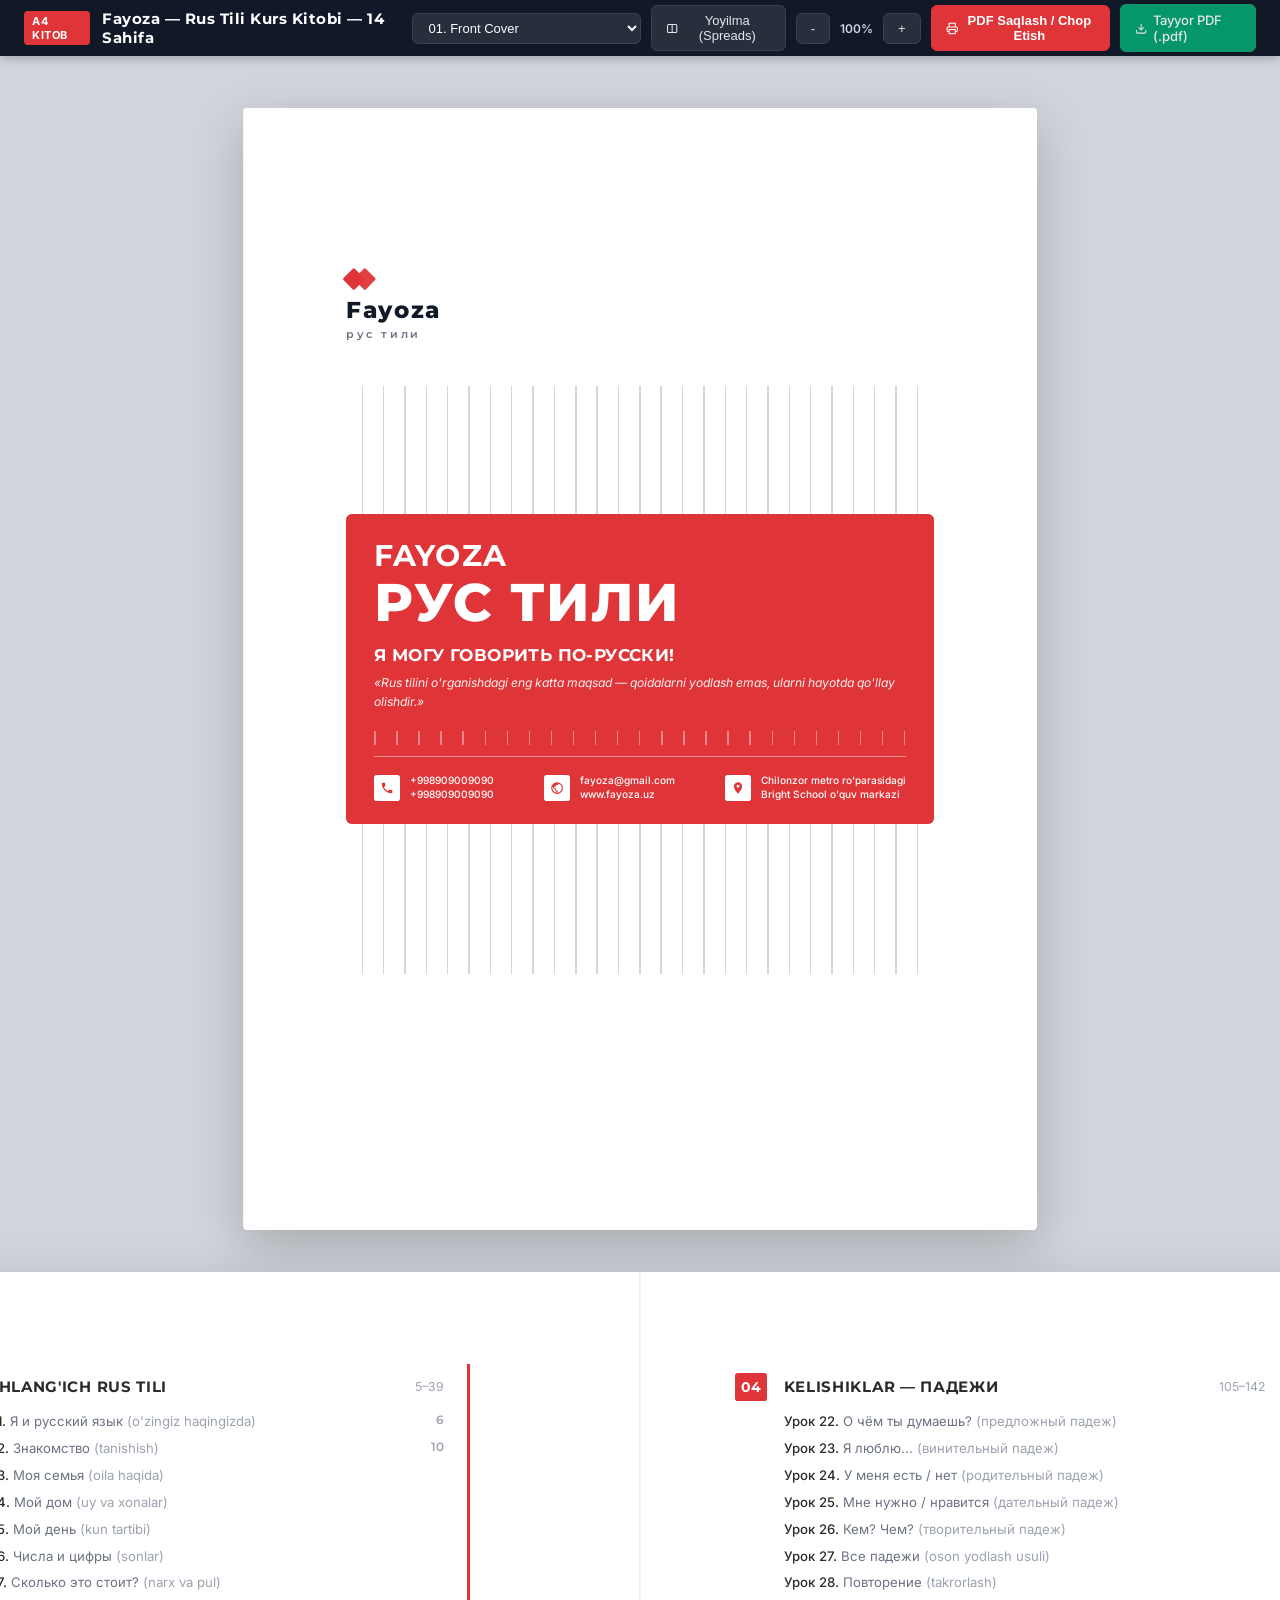
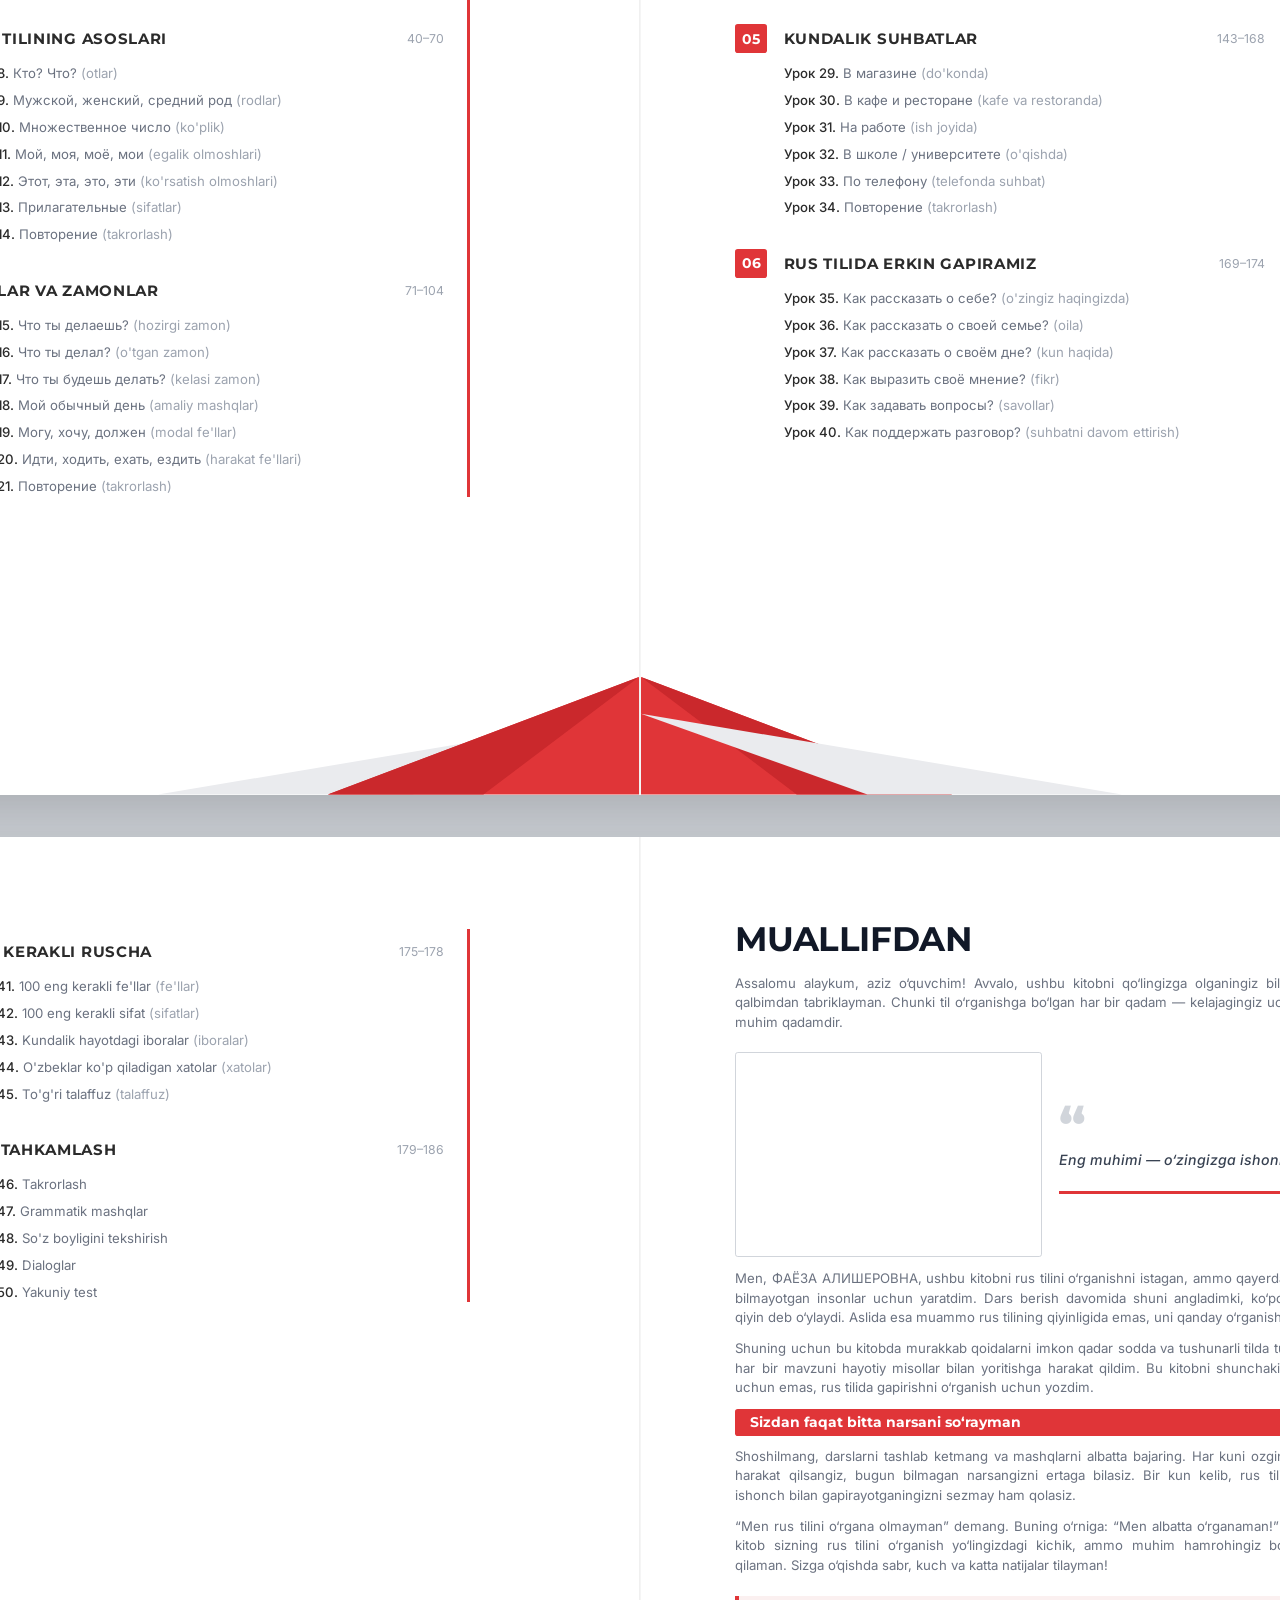
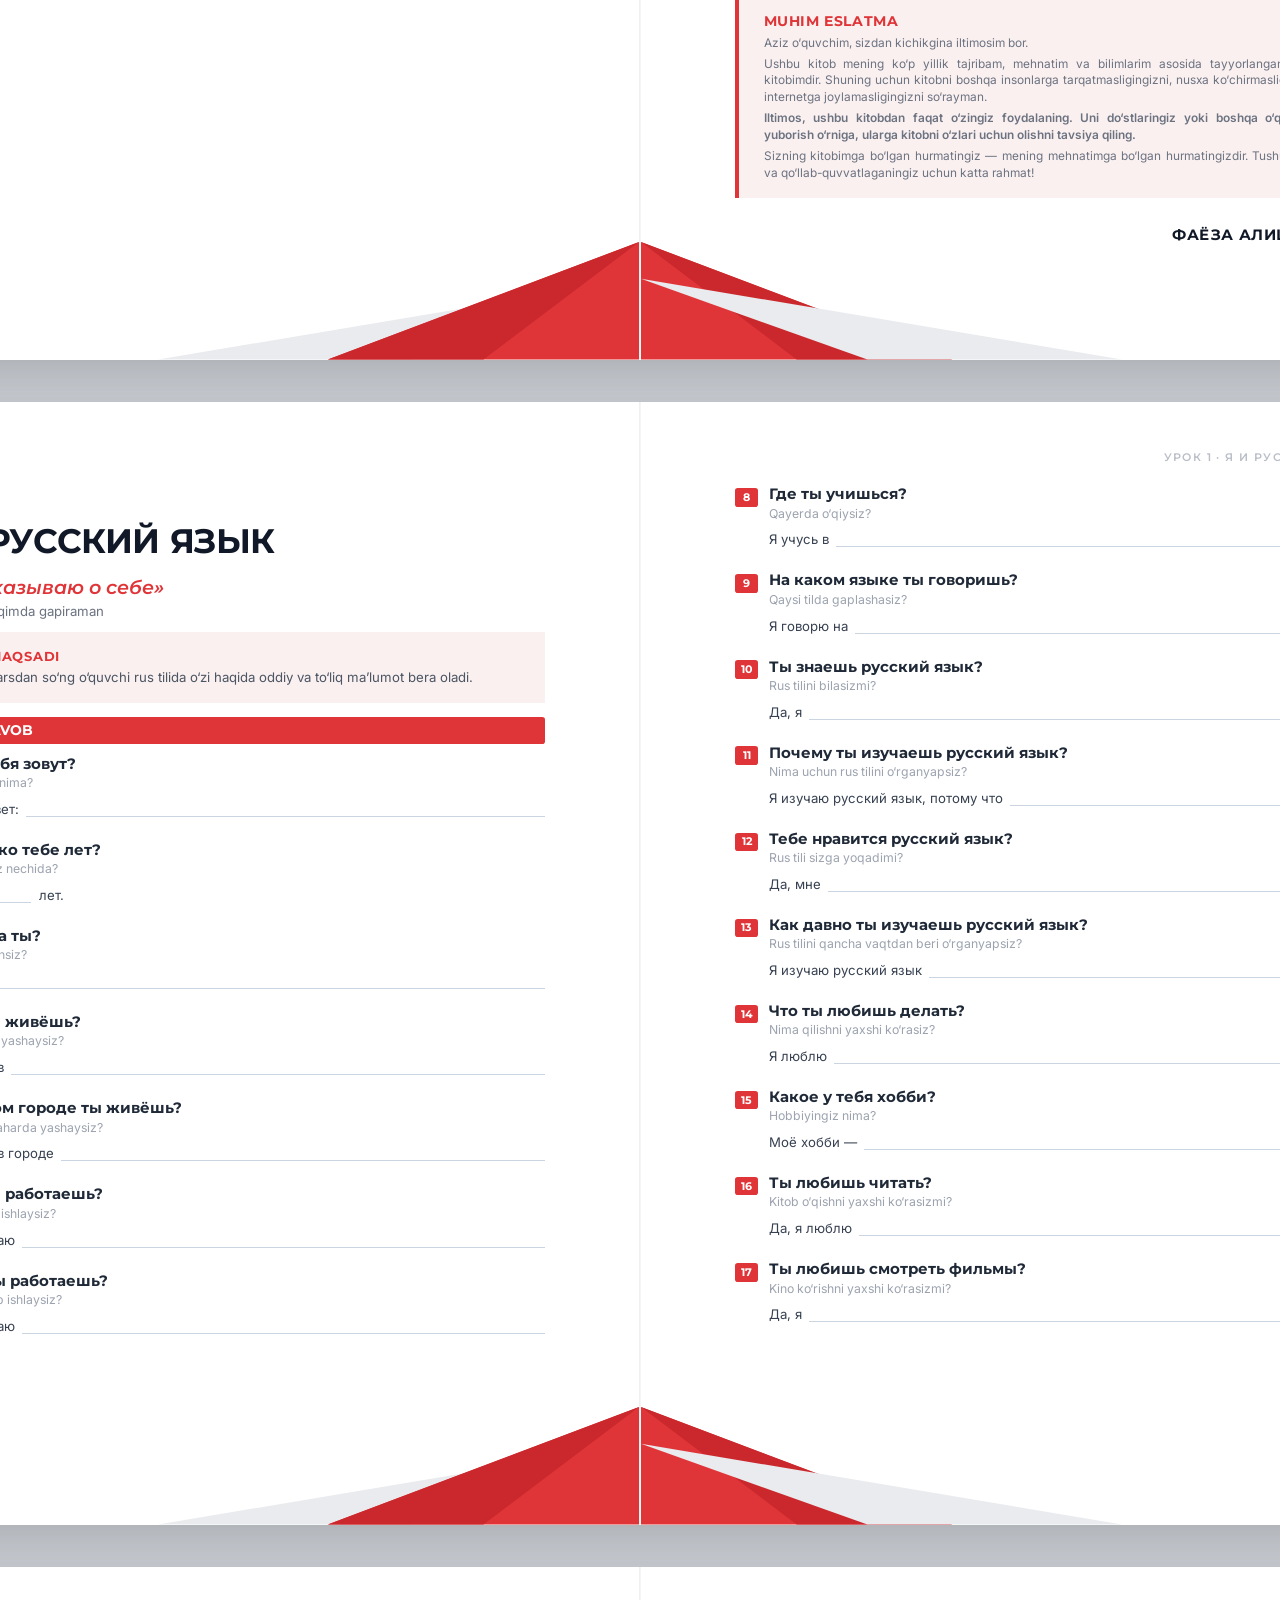
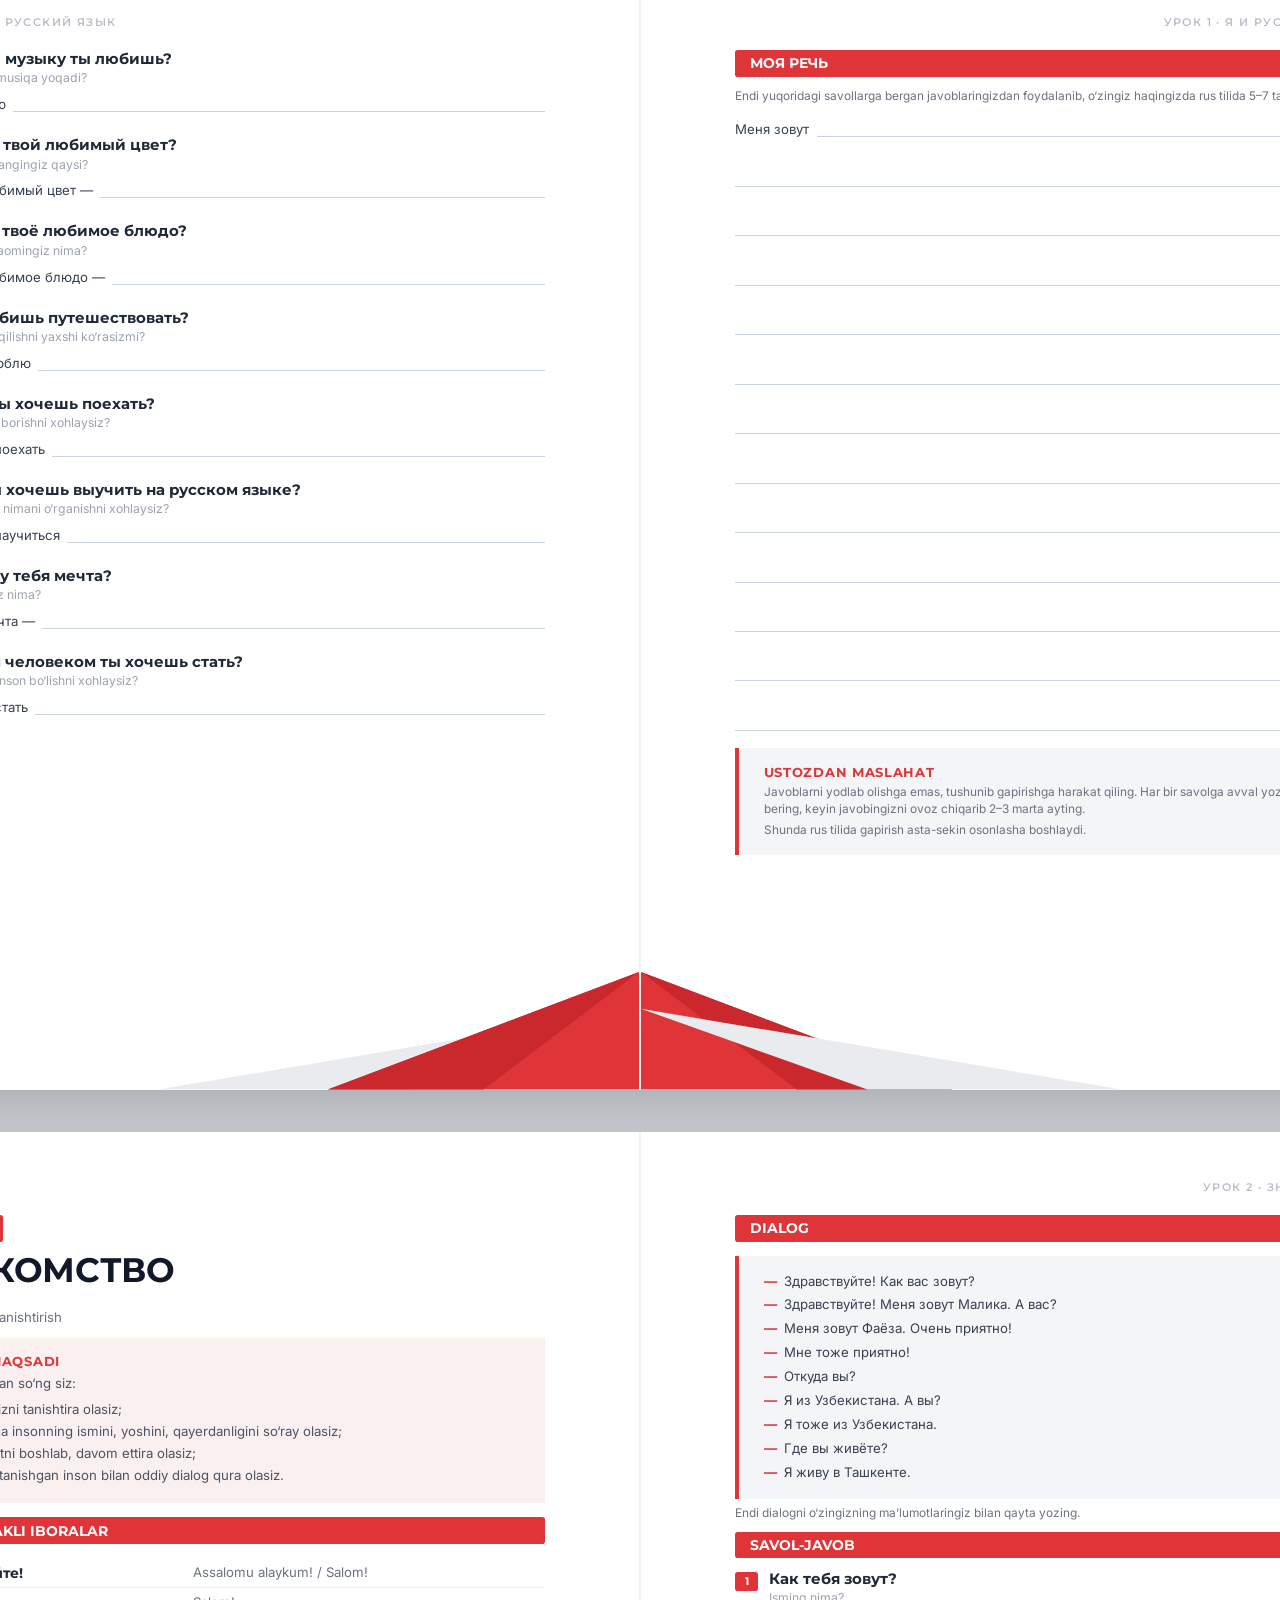
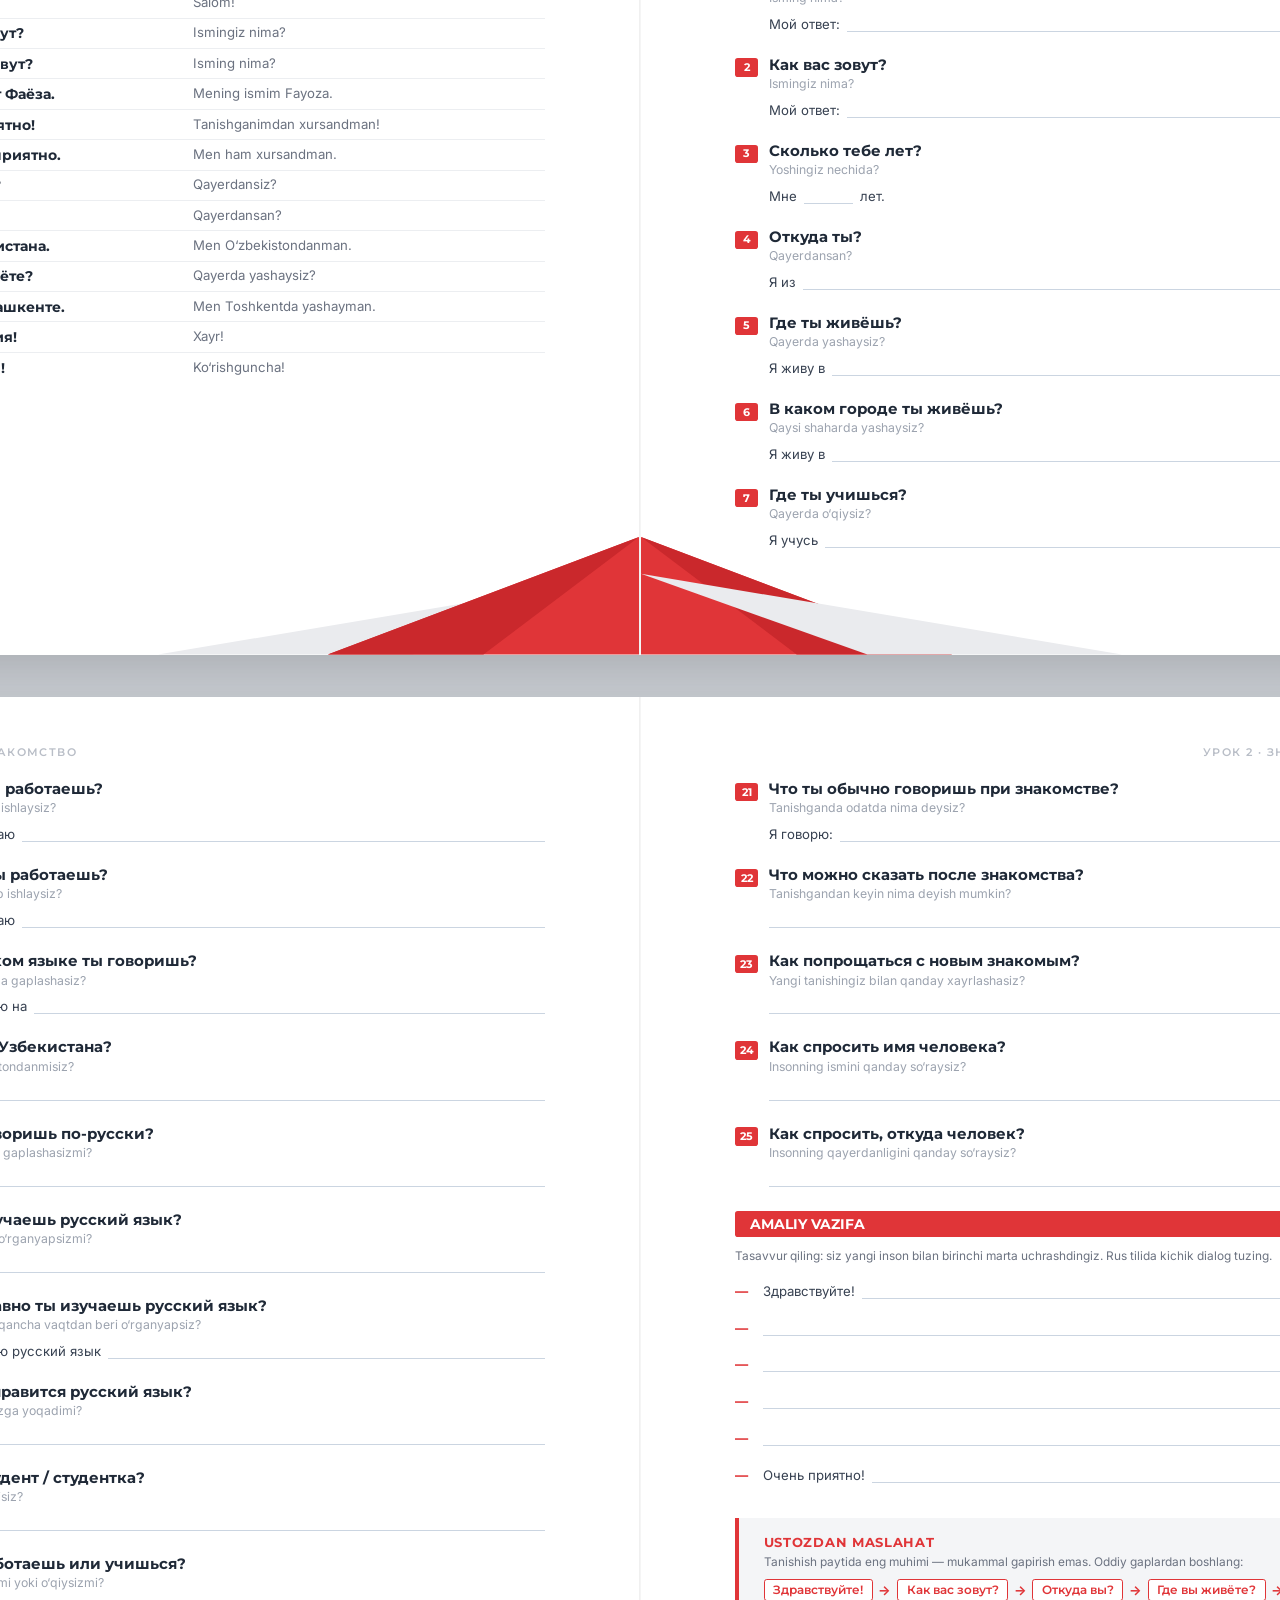
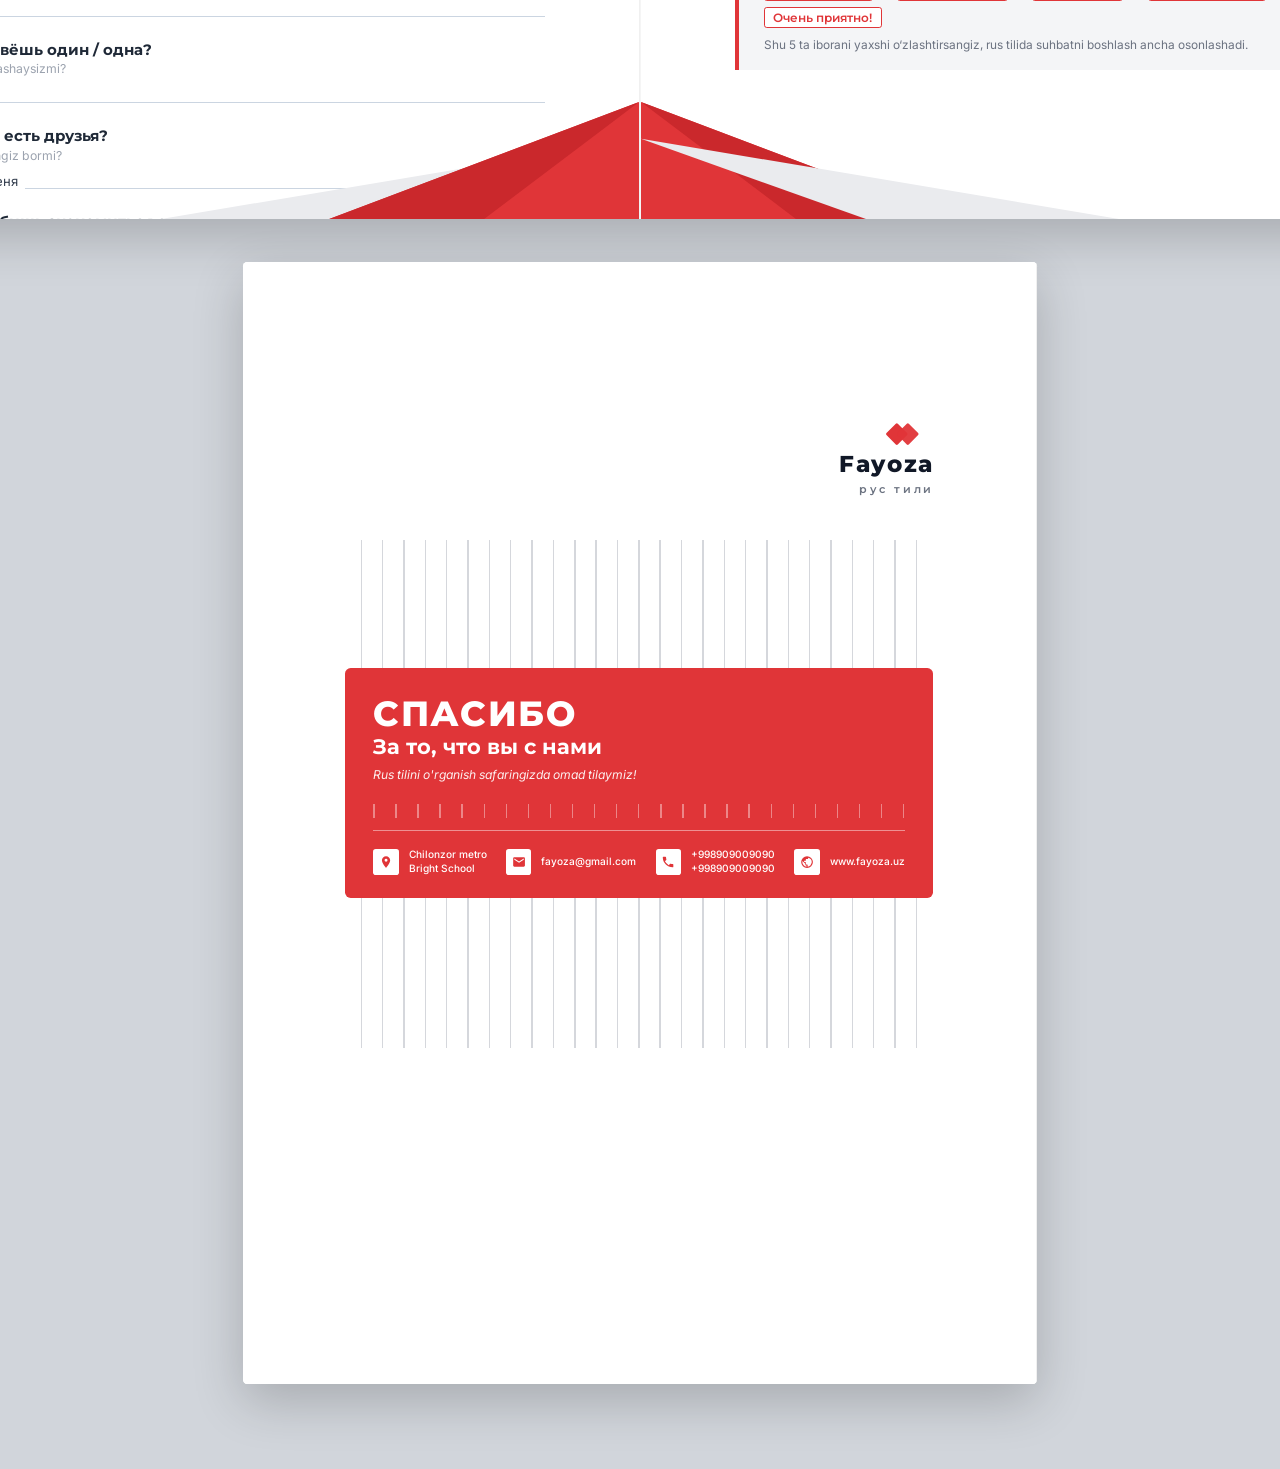
<file: fayoza-kitobi/kitob-1-design/index.html>
<!DOCTYPE html>
<html lang="en">
<head>
  <meta charset="UTF-8">
  <meta name="viewport" content="width=device-width, initial-scale=1.0">
  <title>Fayoza — Rus Tili Kurs Kitobi — A4 Format (14 Pages)</title>
  <link rel="stylesheet" href="styles/booklet.css">
</head>
<body>

  <!-- ============================================================
       TOP CONTROL BAR (Screen only, hidden on print)
       ============================================================ -->
  <header class="controls-header no-print">
    <div class="title-area">
      <span class="badge">A4 KITOB</span>
      <h1>Fayoza — Rus Tili Kurs Kitobi — 14 Sahifa</h1>
    </div>

    <div class="btn-group">
      <!-- Jump to page -->
      <select id="jumpPageSelect" class="page-jump-select">
        <option value="page-1">01. Front Cover</option>
        <option value="page-2">02. Reja (1-3-modul)</option>
        <option value="page-3">03. Reja (4-6-modul)</option>
        <option value="page-4">04. Reja (7-8-modul)</option>
        <option value="page-5">05. Muallifdan</option>
        <option value="page-6">06. Урок 1 — Я и русский язык</option>
        <option value="page-7">07. Урок 1 — Я и русский язык</option>
        <option value="page-8">08. Урок 1 — Я и русский язык</option>
        <option value="page-9">09. Урок 1 — Я и русский язык</option>
        <option value="page-10">10. Урок 2 — Знакомство</option>
        <option value="page-11">11. Урок 2 — Знакомство</option>
        <option value="page-12">12. Урок 2 — Знакомство</option>
        <option value="page-13">13. Урок 2 — Знакомство</option>
        <option value="page-14">14. Back Cover</option>
      </select>

      <!-- Toggle View Mode -->
      <button id="toggleSpreadBtn" class="control-btn" title="Yoyilma yoki bittalik sahifa rejimi">
        <svg width="15" height="15" viewBox="0 0 24 24" fill="none" stroke="currentColor" stroke-width="2"><rect x="3" y="4" width="18" height="16" rx="2"/><line x1="12" y1="4" x2="12" y2="20"/></svg>
        <span id="spreadBtnText">Yoyilma (Spreads)</span>
      </button>

      <!-- Zoom buttons -->
      <button id="zoomOutBtn" class="control-btn" title="Kichraytirish">-</button>
      <span id="zoomLevelText" style="font-size: 12px; color: #cbd5e1; font-weight: 600;">100%</span>
      <button id="zoomInBtn" class="control-btn" title="Kattalashtirish">+</button>

      <!-- Print / Save PDF -->
      <button id="printBtn" class="control-btn primary" title="A5 PDF qilib saqlash">
        <svg width="15" height="15" viewBox="0 0 24 24" fill="none" stroke="currentColor" stroke-width="2"><polyline points="6 9 6 2 18 2 18 9"></polyline><path d="M6 18H4a2 2 0 0 1-2-2v-5a2 2 0 0 1 2-2h16a2 2 0 0 1 2 2v5a2 2 0 0 1-2 2h-2"></path><rect x="6" y="14" width="12" height="8"></rect></svg>
        <span>PDF Saqlash / Chop Etish</span>
      </button>

      <!-- Direct PDF Download Link -->
      <a href="fayoza-rus-tili.pdf" download="fayoza-rus-tili.pdf" class="control-btn" style="text-decoration:none; background:#059669; border-color:#059669;">
        <svg width="15" height="15" viewBox="0 0 24 24" fill="none" stroke="currentColor" stroke-width="2"><path d="M21 15v4a2 2 0 0 1-2 2H5a2 2 0 0 1-2-2v-4"/><polyline points="7 10 12 15 17 10"/><line x1="12" y1="15" x2="12" y2="3"/></svg>
        <span>Tayyor PDF (.pdf)</span>
      </a>
    </div>
  </header>

  <!-- ============================================================
       SVG DEFINITIONS FOR ICONS
       ============================================================ -->
  <svg style="display: none;">
    <!-- Phone -->
    <symbol id="icon-phone" viewBox="0 0 24 24">
      <path d="M20.01 15.38c-1.23 0-2.42-.2-3.53-.56a.977.977 0 0 0-1.01.24l-2.2 2.2a15.053 15.053 0 0 1-6.59-6.59l2.2-2.21a.96.96 0 0 0 .25-1.01A11.36 11.36 0 0 1 8.57 3.9c0-.55-.45-1-1-1H4c-.55 0-1 .45-1 1 0 9.39 7.61 17 17 17 .55 0 1-.45 1-1v-3.52c0-.55-.45-1-.99-1z"/>
    </symbol>
    <!-- Envelope / Mail -->
    <symbol id="icon-mail" viewBox="0 0 24 24">
      <path d="M20 4H4c-1.1 0-1.99.9-1.99 2L2 18c0 1.1.9 2 2 2h16c1.1 0 2-.9 2-2V6c0-1.1-.9-2-2-2zm0 4l-8 5-8-5V6l8 5 8-5v2z"/>
    </symbol>
    <!-- Pin / Location -->
    <symbol id="icon-location" viewBox="0 0 24 24">
      <path d="M12 2C8.13 2 5 5.13 5 9c0 5.25 7 13 7 13s7-7.75 7-13c0-3.87-3.13-7-7-7zm0 9.5a2.5 2.5 0 0 1 0-5 2.5 2.5 0 0 1 0 5z"/>
    </symbol>
    <!-- Globe / Web -->
    <symbol id="icon-globe" viewBox="0 0 24 24">
      <path d="M12 2a10 10 0 1 0 10 10A10 10 0 0 0 12 2zm-1 17.93c-3.95-.49-7-3.85-7-7.93 0-.62.08-1.21.21-1.79L9 15v1c0 1.1.9 2 2 2v1.93zm6.9-2.54A7.95 7.95 0 0 1 13 19.9v-2.9a1 1 0 0 0-1-1h-2v-3a1 1 0 0 0-1-1H7v-2h2a1 1 0 0 0 1-1V7h2a2 2 0 0 0 2-2v-.41a7.994 7.994 0 0 1 5.9 8.81z"/>
    </symbol>
    <!-- Desktop / Monitor -->
    <symbol id="icon-desktop" viewBox="0 0 24 24">
      <path d="M21 2H3c-1.1 0-2 .9-2 2v12c0 1.1.9 2 2 2h7l-2 3v1h8v-1l-2-3h7c1.1 0 2-.9 2-2V4c0-1.1-.9-2-2-2zm0 12H3V4h18v10z"/>
    </symbol>
    <!-- Bar Chart -->
    <symbol id="icon-chart" viewBox="0 0 24 24">
      <path d="M5 9.2h3V19H5zM10.6 5h2.8v14h-2.8zm5.6 8H19v6h-2.8z"/>
    </symbol>
    <!-- Pie Chart -->
    <symbol id="icon-pie" viewBox="0 0 24 24">
      <path d="M11 2v20c-5.07-.5-9-4.79-9-10s3.93-9.5 9-10zm2 0v8.99L21.99 11C21.47 5.92 17.58 2.52 13 2zm0 11.01V22c4.58-.52 8.47-3.92 8.99-9H13z"/>
    </symbol>
    <!-- Briefcase -->
    <symbol id="icon-briefcase" viewBox="0 0 24 24">
      <path d="M20 6h-4V4c0-1.11-.89-2-2-2h-4c-1.11 0-2 .89-2 2v2H4c-1.11 0-1.99.89-1.99 2L2 19c0 1.11.89 2 2 2h16c1.11 0 2-.89 2-2V8c0-1.11-.89-2-2-2zm-6 0h-4V4h4v2z"/>
    </symbol>
    <!-- Cart -->
    <symbol id="icon-cart" viewBox="0 0 24 24">
      <path d="M7 18c-1.1 0-1.99.9-1.99 2S5.9 22 7 22s2-.9 2-2-.9-2-2-2zM1 2v2h2l3.6 7.59-1.35 2.45c-.16.28-.25.61-.25.96 0 1.1.9 2 2 2h12v-2H7.42c-.14 0-.25-.11-.25-.25l.03-.12.9-1.63h7.45c.75 0 1.41-.41 1.75-1.03l3.58-6.49c.08-.14.12-.31.12-.48 0-.55-.45-1-1-1H5.21l-.94-2H1zm16 16c-1.1 0-1.99.9-1.99 2s.89 2 1.99 2 2-.9 2-2-.9-2-2-2z"/>
    </symbol>
    <!-- Database / Layers -->
    <symbol id="icon-database" viewBox="0 0 24 24">
      <path d="M12 2C6.48 2 2 3.79 2 6v12c0 2.21 4.48 4 10 4s10-1.79 10-4V6c0-2.21-4.48-4-10-4zm0 2c4.42 0 8 1.34 8 2s-3.58 2-8 2-8-1.34-8-2 3.58-2 8-2zm0 6c4.42 0 8 1.34 8 2s-3.58 2-8 2-8-1.34-8-2 3.58-2 8-2zm0 6c4.42 0 8 1.34 8 2s-3.58 2-8 2-8-1.34-8-2 3.58-2 8-2z"/>
    </symbol>
    <!-- Sailboat / Origami -->
    <symbol id="icon-sail" viewBox="0 0 24 24">
      <path d="M2.5 19h19l-2-3H4.5l-2 3zm11-16L5 14h8.5V3zm2 2v9h4.5L15.5 5z"/>
    </symbol>
  </svg>

  <!-- ============================================================
       MAIN BOOKLET STAGE
       ============================================================ -->
  <main class="booklet-stage spreads-mode" id="bookletStage">

    <!-- ==========================================================
         SPREAD 1: PAGE 1 (Front Cover)
         ========================================================== -->
    <div class="spread-wrapper" id="spread-1">
      <!-- PAGE 1: FRONT COVER -->
      <section class="page page-cover right-page" id="page-1">
        <!-- Top Logo: Left-aligned with the card -->
        <div class="cover-top-bar">
          <div class="company-logo">
            <div class="logo-diamonds">
              <div class="sq sq1"></div>
              <div class="sq sq2"></div>
            </div>
            <div class="logo-name">Fayoza</div>
            <div class="logo-tagline">рус тили</div>
          </div>
        </div>

        <!-- Center Area with Vertical Ruler Lines & Red Box -->
        <div class="cover-main-container">
          <!-- Distinct Vertical Ruler / Barcode Lines -->
          <div class="vertical-ruler-lines">
            <span></span><span></span><span></span><span></span><span></span>
            <span></span><span></span><span></span><span></span><span></span>
            <span></span><span></span><span></span><span></span><span></span>
            <span></span><span></span><span></span><span></span><span></span>
            <span></span><span></span><span></span><span></span><span></span>
            <span></span><span></span>
          </div>

          <!-- Red Card -->
          <div class="cover-red-card">
            <div class="card-tag">FAYOZA</div>
            <div class="card-heading">РУС ТИЛИ</div>
            <div class="card-slogan">Я МОГУ ГОВОРИТЬ ПО-РУССКИ!</div>
            <p class="card-description">
              «Rus tilini o'rganishdagi eng katta maqsad — qoidalarni yodlash emas, ularni hayotda qo'llay olishdir.»
            </p>

            <!-- Inside Card Ticks -->
            <div class="card-inner-ticks">
              <span></span><span></span><span></span><span></span><span></span>
              <span></span><span></span><span></span><span></span><span></span>
              <span></span><span></span><span></span><span></span><span></span>
              <span></span><span></span><span></span><span></span><span></span>
              <span></span><span></span><span></span><span></span><span></span>
            </div>

            <div class="card-divider-line"></div>

            <!-- Contacts Row with Solid White Boxes and Red Icons -->
            <div class="card-contacts-grid">
              <div class="contact-col">
                <div class="white-icon-box"><svg><use href="#icon-phone"/></svg></div>
                <div class="contact-text">
                  <a href="tel:+998909009090">+998909009090</a>
                  <a href="tel:+998909009090">+998909009090</a>
                </div>
              </div>
              <div class="contact-col">
                <div class="white-icon-box"><svg><use href="#icon-globe"/></svg></div>
                <div class="contact-text">
                  <a href="mailto:fayoza@gmail.com">fayoza@gmail.com</a>
                  <a href="https://www.fayoza.uz">www.fayoza.uz</a>
                </div>
              </div>
              <div class="contact-col">
                <div class="white-icon-box"><svg><use href="#icon-location"/></svg></div>
                <div class="contact-text">
                  <a href="https://maps.app.goo.gl/fiPRjbPJeSzKMbQk6?g_st=atm">Chilonzor metro ro'parasidagi</a>
                  <a href="https://maps.app.goo.gl/fiPRjbPJeSzKMbQk6?g_st=atm">Bright School o'quv markazi</a>
                </div>
              </div>
            </div>
          </div>
        </div>
      </section>
    </div>


    <!-- ==========================================================
         SPREAD 2: PAGE 2 & PAGE 3
         ========================================================== -->
    <div class="spread-wrapper" id="spread-2">
      <!-- PAGE 2: KURS REJASI -->
      <section class="page left-page" id="page-2">
        <div class="toc-container">
          <div class="toc2-modules">
          <div class="toc2-module">
            <div class="toc2-head"><div class="toc2-num">01</div><div class="toc2-title">Boshlang&#x27;ich rus tili</div><div class="toc2-range">5–39</div></div>
            <div class="toc2-lessons">
            <div class="toc2-lesson"><span class="l-n">Урок 1.</span> Я и русский язык <span class="l-uz">(o&#x27;zingiz haqingizda)</span><span class="toc2-page">6</span></div>
            <div class="toc2-lesson"><span class="l-n">Урок 2.</span> Знакомство <span class="l-uz">(tanishish)</span><span class="toc2-page">10</span></div>
            <div class="toc2-lesson"><span class="l-n">Урок 3.</span> Моя семья <span class="l-uz">(oila haqida)</span></div>
            <div class="toc2-lesson"><span class="l-n">Урок 4.</span> Мой дом <span class="l-uz">(uy va xonalar)</span></div>
            <div class="toc2-lesson"><span class="l-n">Урок 5.</span> Мой день <span class="l-uz">(kun tartibi)</span></div>
            <div class="toc2-lesson"><span class="l-n">Урок 6.</span> Числа и цифры <span class="l-uz">(sonlar)</span></div>
            <div class="toc2-lesson"><span class="l-n">Урок 7.</span> Сколько это стоит? <span class="l-uz">(narx va pul)</span></div>
            </div>
          </div>
          <div class="toc2-module">
            <div class="toc2-head"><div class="toc2-num">02</div><div class="toc2-title">Rus tilining asoslari</div><div class="toc2-range">40–70</div></div>
            <div class="toc2-lessons">
            <div class="toc2-lesson"><span class="l-n">Урок 8.</span> Кто? Что? <span class="l-uz">(otlar)</span></div>
            <div class="toc2-lesson"><span class="l-n">Урок 9.</span> Мужской, женский, средний род <span class="l-uz">(rodlar)</span></div>
            <div class="toc2-lesson"><span class="l-n">Урок 10.</span> Множественное число <span class="l-uz">(ko&#x27;plik)</span></div>
            <div class="toc2-lesson"><span class="l-n">Урок 11.</span> Мой, моя, моё, мои <span class="l-uz">(egalik olmoshlari)</span></div>
            <div class="toc2-lesson"><span class="l-n">Урок 12.</span> Этот, эта, это, эти <span class="l-uz">(ko&#x27;rsatish olmoshlari)</span></div>
            <div class="toc2-lesson"><span class="l-n">Урок 13.</span> Прилагательные <span class="l-uz">(sifatlar)</span></div>
            <div class="toc2-lesson"><span class="l-n">Урок 14.</span> Повторение <span class="l-uz">(takrorlash)</span></div>
            </div>
          </div>
          <div class="toc2-module">
            <div class="toc2-head"><div class="toc2-num">03</div><div class="toc2-title">Fe&#x27;llar va zamonlar</div><div class="toc2-range">71–104</div></div>
            <div class="toc2-lessons">
            <div class="toc2-lesson"><span class="l-n">Урок 15.</span> Что ты делаешь? <span class="l-uz">(hozirgi zamon)</span></div>
            <div class="toc2-lesson"><span class="l-n">Урок 16.</span> Что ты делал? <span class="l-uz">(o&#x27;tgan zamon)</span></div>
            <div class="toc2-lesson"><span class="l-n">Урок 17.</span> Что ты будешь делать? <span class="l-uz">(kelasi zamon)</span></div>
            <div class="toc2-lesson"><span class="l-n">Урок 18.</span> Мой обычный день <span class="l-uz">(amaliy mashqlar)</span></div>
            <div class="toc2-lesson"><span class="l-n">Урок 19.</span> Могу, хочу, должен <span class="l-uz">(modal fe&#x27;llar)</span></div>
            <div class="toc2-lesson"><span class="l-n">Урок 20.</span> Идти, ходить, ехать, ездить <span class="l-uz">(harakat fe&#x27;llari)</span></div>
            <div class="toc2-lesson"><span class="l-n">Урок 21.</span> Повторение <span class="l-uz">(takrorlash)</span></div>
            </div>
          </div>
          </div>
          <div class="toc-divider-line"></div>
        </div>

        <div class="page-number">02</div>

        <!-- Left Page Bottom Geometric Facet -->
        <svg class="bottom-facet" viewBox="0 0 340 80" preserveAspectRatio="none">
          <polygon points="0,80 180,80 340,25 0,80" fill="#eaebee"/>
          <polygon points="120,80 340,80 340,0" fill="#e03538"/>
          <polygon points="120,80 230,80 340,0" fill="#ca282c"/>
        </svg>
      </section>

      <!-- PAGE 3: KURS REJASI -->
      <section class="page right-page" id="page-3">
        <div class="toc-container">
          <div class="toc2-modules">
          <div class="toc2-module">
            <div class="toc2-head"><div class="toc2-num">04</div><div class="toc2-title">Kelishiklar — падежи</div><div class="toc2-range">105–142</div></div>
            <div class="toc2-lessons">
            <div class="toc2-lesson"><span class="l-n">Урок 22.</span> О чём ты думаешь? <span class="l-uz">(предложный падеж)</span></div>
            <div class="toc2-lesson"><span class="l-n">Урок 23.</span> Я люблю... <span class="l-uz">(винительный падеж)</span></div>
            <div class="toc2-lesson"><span class="l-n">Урок 24.</span> У меня есть / нет <span class="l-uz">(родительный падеж)</span></div>
            <div class="toc2-lesson"><span class="l-n">Урок 25.</span> Мне нужно / нравится <span class="l-uz">(дательный падеж)</span></div>
            <div class="toc2-lesson"><span class="l-n">Урок 26.</span> Кем? Чем? <span class="l-uz">(творительный падеж)</span></div>
            <div class="toc2-lesson"><span class="l-n">Урок 27.</span> Все падежи <span class="l-uz">(oson yodlash usuli)</span></div>
            <div class="toc2-lesson"><span class="l-n">Урок 28.</span> Повторение <span class="l-uz">(takrorlash)</span></div>
            </div>
          </div>
          <div class="toc2-module">
            <div class="toc2-head"><div class="toc2-num">05</div><div class="toc2-title">Kundalik suhbatlar</div><div class="toc2-range">143–168</div></div>
            <div class="toc2-lessons">
            <div class="toc2-lesson"><span class="l-n">Урок 29.</span> В магазине <span class="l-uz">(do&#x27;konda)</span></div>
            <div class="toc2-lesson"><span class="l-n">Урок 30.</span> В кафе и ресторане <span class="l-uz">(kafe va restoranda)</span></div>
            <div class="toc2-lesson"><span class="l-n">Урок 31.</span> На работе <span class="l-uz">(ish joyida)</span></div>
            <div class="toc2-lesson"><span class="l-n">Урок 32.</span> В школе / университете <span class="l-uz">(o&#x27;qishda)</span></div>
            <div class="toc2-lesson"><span class="l-n">Урок 33.</span> По телефону <span class="l-uz">(telefonda suhbat)</span></div>
            <div class="toc2-lesson"><span class="l-n">Урок 34.</span> Повторение <span class="l-uz">(takrorlash)</span></div>
            </div>
          </div>
          <div class="toc2-module">
            <div class="toc2-head"><div class="toc2-num">06</div><div class="toc2-title">Rus tilida erkin gapiramiz</div><div class="toc2-range">169–174</div></div>
            <div class="toc2-lessons">
            <div class="toc2-lesson"><span class="l-n">Урок 35.</span> Как рассказать о себе? <span class="l-uz">(o&#x27;zingiz haqingizda)</span></div>
            <div class="toc2-lesson"><span class="l-n">Урок 36.</span> Как рассказать о своей семье? <span class="l-uz">(oila)</span></div>
            <div class="toc2-lesson"><span class="l-n">Урок 37.</span> Как рассказать о своём дне? <span class="l-uz">(kun haqida)</span></div>
            <div class="toc2-lesson"><span class="l-n">Урок 38.</span> Как выразить своё мнение? <span class="l-uz">(fikr)</span></div>
            <div class="toc2-lesson"><span class="l-n">Урок 39.</span> Как задавать вопросы? <span class="l-uz">(savollar)</span></div>
            <div class="toc2-lesson"><span class="l-n">Урок 40.</span> Как поддержать разговор? <span class="l-uz">(suhbatni davom ettirish)</span></div>
            </div>
          </div>
          </div>
          <div class="toc-divider-line"></div>
        </div>

        <div class="page-number">03</div>

        <!-- Right Page Bottom Geometric Facet -->
        <svg class="bottom-facet" viewBox="0 0 340 80" preserveAspectRatio="none">
          <polygon points="0,0 0,80 220,80" fill="#e03538"/>
          <polygon points="0,0 110,80 220,80" fill="#ca282c"/>
          <polygon points="0,25 160,80 340,80" fill="#eaebee"/>
        </svg>
      </section>
    </div>


    <!-- ==========================================================
         SPREAD 3: PAGE 4 & PAGE 5
         ========================================================== -->
    <div class="spread-wrapper" id="spread-3">
      <!-- PAGE 4: KURS REJASI -->
      <section class="page left-page" id="page-4">
        <div class="toc-container">
          <div class="toc2-modules">
          <div class="toc2-module">
            <div class="toc2-head"><div class="toc2-num">07</div><div class="toc2-title">Eng kerakli ruscha</div><div class="toc2-range">175–178</div></div>
            <div class="toc2-lessons">
            <div class="toc2-lesson"><span class="l-n">Урок 41.</span> 100 eng kerakli fe&#x27;llar <span class="l-uz">(fe&#x27;llar)</span></div>
            <div class="toc2-lesson"><span class="l-n">Урок 42.</span> 100 eng kerakli sifat <span class="l-uz">(sifatlar)</span></div>
            <div class="toc2-lesson"><span class="l-n">Урок 43.</span> Kundalik hayotdagi iboralar <span class="l-uz">(iboralar)</span></div>
            <div class="toc2-lesson"><span class="l-n">Урок 44.</span> O&#x27;zbeklar ko&#x27;p qiladigan xatolar <span class="l-uz">(xatolar)</span></div>
            <div class="toc2-lesson"><span class="l-n">Урок 45.</span> To&#x27;g&#x27;ri talaffuz <span class="l-uz">(talaffuz)</span></div>
            </div>
          </div>
          <div class="toc2-module">
            <div class="toc2-head"><div class="toc2-num">08</div><div class="toc2-title">Mustahkamlash</div><div class="toc2-range">179–186</div></div>
            <div class="toc2-lessons">
            <div class="toc2-lesson"><span class="l-n">Урок 46.</span> Takrorlash</div>
            <div class="toc2-lesson"><span class="l-n">Урок 47.</span> Grammatik mashqlar</div>
            <div class="toc2-lesson"><span class="l-n">Урок 48.</span> So&#x27;z boyligini tekshirish</div>
            <div class="toc2-lesson"><span class="l-n">Урок 49.</span> Dialoglar</div>
            <div class="toc2-lesson"><span class="l-n">Урок 50.</span> Yakuniy test</div>
            </div>
          </div>
          </div>
          <div class="toc-divider-line"></div>
        </div>

        <div class="page-number">04</div>

        <!-- Left Page Bottom Geometric Facet -->
        <svg class="bottom-facet" viewBox="0 0 340 80" preserveAspectRatio="none">
          <polygon points="0,80 180,80 340,25 0,80" fill="#eaebee"/>
          <polygon points="120,80 340,80 340,0" fill="#e03538"/>
          <polygon points="120,80 230,80 340,0" fill="#ca282c"/>
        </svg>
      </section>

      <!-- PAGE 5: MUALLIFDAN -->
      <section class="page right-page" id="page-5">
        <h1 class="page-title">MUALLIFDAN</h1>

        <p class="body-text">
          Assalomu alaykum, aziz o‘quvchim! Avvalo, ushbu kitobni qo‘lingizga olganingiz bilan sizni chin qalbimdan tabriklayman. Chunki til o‘rganishga bo‘lgan har bir qadam — kelajagingiz uchun qo‘yilgan muhim qadamdir.
        </p>

        <div class="intro-grid">
          <div class="photo-placeholder"></div>
          <div class="quote-col">
            <div class="quote-mark">“</div>
            <div class="quote-text">
              Eng muhimi — o‘zingizga ishoning!
            </div>
            <div class="red-line"></div>
          </div>
        </div>

        <p class="body-text">
          Men, ФАЁЗА АЛИШЕРОВНА, ushbu kitobni rus tilini o‘rganishni istagan, ammo qayerdan boshlashni bilmayotgan insonlar uchun yaratdim. Dars berish davomida shuni angladimki, ko‘pchilik rus tilini qiyin deb o‘ylaydi. Aslida esa muammo rus tilining qiyinligida emas, uni qanday o‘rganishda.
        </p>
        <p class="body-text">
          Shuning uchun bu kitobda murakkab qoidalarni imkon qadar sodda va tushunarli tilda tushuntirishga, har bir mavzuni hayotiy misollar bilan yoritishga harakat qildim. Bu kitobni shunchaki o‘qib chiqish uchun emas, rus tilida gapirishni o‘rganish uchun yozdim.
        </p>

        <div class="badge-tag">Sizdan faqat bitta narsani so‘rayman</div>
        <p class="body-text">
          Shoshilmang, darslarni tashlab ketmang va mashqlarni albatta bajaring. Har kuni ozgina bo‘lsa ham harakat qilsangiz, bugun bilmagan narsangizni ertaga bilasiz. Bir kun kelib, rus tilida o‘zingizga ishonch bilan gapirayotganingizni sezmay ham qolasiz.
        </p>
        <p class="body-text">
          “Men rus tilini o‘rgana olmayman” demang. Buning o‘rniga: “Men albatta o‘rganaman!” deng. Ushbu kitob sizning rus tilini o‘rganish yo‘lingizdagi kichik, ammo muhim hamrohingiz bo‘lishiga umid qilaman. Sizga o‘qishda sabr, kuch va katta natijalar tilayman!
        </p>

        <div class="notice-box">
          <div class="notice-title">MUHIM ESLATMA</div>
          <p class="body-text-sm">Aziz o‘quvchim, sizdan kichikgina iltimosim bor.</p>
          <p class="body-text-sm">Ushbu kitob mening ko‘p yillik tajribam, mehnatim va bilimlarim asosida tayyorlangan mualliflik kitobimdir. Shuning uchun kitobni boshqa insonlarga tarqatmasligingizni, nusxa ko‘chirmasligingizni va internetga joylamasligingizni so‘rayman.</p>
          <p class="body-text-sm notice-em">Iltimos, ushbu kitobdan faqat o‘zingiz foydalaning. Uni do‘stlaringiz yoki boshqa o‘quvchilarga yuborish o‘rniga, ularga kitobni o‘zlari uchun olishni tavsiya qiling.</p>
          <p class="body-text-sm">Sizning kitobimga bo‘lgan hurmatingiz — mening mehnatimga bo‘lgan hurmatingizdir. Tushunganingiz va qo‘llab-quvvatlaganingiz uchun katta rahmat!</p>
        </div>

        <div class="letter-sign">
          <span>Hurmat bilan,</span>
          <strong>ФАЁЗА АЛИШЕРОВНА</strong>
        </div>

        <div class="page-number">05</div>

        <!-- Right Page Bottom Geometric Facet -->
        <svg class="bottom-facet" viewBox="0 0 340 80" preserveAspectRatio="none">
          <polygon points="0,0 0,80 220,80" fill="#e03538"/>
          <polygon points="0,0 110,80 220,80" fill="#ca282c"/>
          <polygon points="0,25 160,80 340,80" fill="#eaebee"/>
        </svg>
      </section>
    </div>


    <!-- LESSONS:START -->
    <!-- ==========================================================
         PAGE 6 & PAGE 7
         ========================================================== -->
    <div class="spread-wrapper">
      <section class="page left-page" id="page-6">
        <div class="lesson-eyebrow">УРОК 1</div>
        <h1 class="page-title">Я И РУССКИЙ ЯЗЫК</h1>
        <div class="lesson-sub-ru">«Я рассказываю о себе»</div>
        <div class="lesson-sub-uz">Men o‘zim haqimda gapiraman</div>

        <div class="goal-box">
          <div class="goal-title">DARS MAQSADI</div>
          <div class="goal-text">Ushbu darsdan so‘ng o‘quvchi rus tilida o‘zi haqida oddiy va to‘liq ma’lumot bera oladi.</div>
        </div>

        <div class="badge-tag">SAVOL-JAVOB</div>

          <div class="q-item">
            <div class="q-num">1</div>
            <div class="q-body">
              <div class="q-ru">Как тебя зовут?</div>
              <div class="q-uz">Ismingiz nima?</div>
              <div class="q-answer"><span>Мой ответ:</span><span class="write-line"></span></div>
            </div>
          </div>

          <div class="q-item">
            <div class="q-num">2</div>
            <div class="q-body">
              <div class="q-ru">Сколько тебе лет?</div>
              <div class="q-uz">Yoshingiz nechida?</div>
              <div class="q-answer"><span>Мне</span><span class="write-line short"></span><span>лет.</span></div>
            </div>
          </div>

          <div class="q-item">
            <div class="q-num">3</div>
            <div class="q-body">
              <div class="q-ru">Откуда ты?</div>
              <div class="q-uz">Qayerdansiz?</div>
              <div class="q-answer"><span>Я из</span><span class="write-line"></span></div>
            </div>
          </div>

          <div class="q-item">
            <div class="q-num">4</div>
            <div class="q-body">
              <div class="q-ru">Где ты живёшь?</div>
              <div class="q-uz">Qayerda yashaysiz?</div>
              <div class="q-answer"><span>Я живу в</span><span class="write-line"></span></div>
            </div>
          </div>

          <div class="q-item">
            <div class="q-num">5</div>
            <div class="q-body">
              <div class="q-ru">В каком городе ты живёшь?</div>
              <div class="q-uz">Qaysi shaharda yashaysiz?</div>
              <div class="q-answer"><span>Я живу в городе</span><span class="write-line"></span></div>
            </div>
          </div>

          <div class="q-item">
            <div class="q-num">6</div>
            <div class="q-body">
              <div class="q-ru">Где ты работаешь?</div>
              <div class="q-uz">Qayerda ishlaysiz?</div>
              <div class="q-answer"><span>Я работаю</span><span class="write-line"></span></div>
            </div>
          </div>

          <div class="q-item">
            <div class="q-num">7</div>
            <div class="q-body">
              <div class="q-ru">Кем ты работаешь?</div>
              <div class="q-uz">Kim bo‘lib ishlaysiz?</div>
              <div class="q-answer"><span>Я работаю</span><span class="write-line"></span></div>
            </div>
          </div>

        <div class="page-number">06</div>

        <svg class="bottom-facet" viewBox="0 0 340 80" preserveAspectRatio="none">
          <polygon points="0,80 180,80 340,25 0,80" fill="#eaebee"/>
          <polygon points="120,80 340,80 340,0" fill="#e03538"/>
          <polygon points="120,80 230,80 340,0" fill="#ca282c"/>
        </svg>
      </section>

      <section class="page right-page" id="page-7">
        <div class="running-head">УРОК 1 · Я И РУССКИЙ ЯЗЫК</div>

          <div class="q-item">
            <div class="q-num">8</div>
            <div class="q-body">
              <div class="q-ru">Где ты учишься?</div>
              <div class="q-uz">Qayerda o‘qiysiz?</div>
              <div class="q-answer"><span>Я учусь в</span><span class="write-line"></span></div>
            </div>
          </div>

          <div class="q-item">
            <div class="q-num">9</div>
            <div class="q-body">
              <div class="q-ru">На каком языке ты говоришь?</div>
              <div class="q-uz">Qaysi tilda gaplashasiz?</div>
              <div class="q-answer"><span>Я говорю на</span><span class="write-line"></span></div>
            </div>
          </div>

          <div class="q-item">
            <div class="q-num">10</div>
            <div class="q-body">
              <div class="q-ru">Ты знаешь русский язык?</div>
              <div class="q-uz">Rus tilini bilasizmi?</div>
              <div class="q-answer"><span>Да, я</span><span class="write-line"></span></div>
            </div>
          </div>

          <div class="q-item">
            <div class="q-num">11</div>
            <div class="q-body">
              <div class="q-ru">Почему ты изучаешь русский язык?</div>
              <div class="q-uz">Nima uchun rus tilini o‘rganyapsiz?</div>
              <div class="q-answer"><span>Я изучаю русский язык, потому что</span><span class="write-line"></span></div>
            </div>
          </div>

          <div class="q-item">
            <div class="q-num">12</div>
            <div class="q-body">
              <div class="q-ru">Тебе нравится русский язык?</div>
              <div class="q-uz">Rus tili sizga yoqadimi?</div>
              <div class="q-answer"><span>Да, мне</span><span class="write-line"></span></div>
            </div>
          </div>

          <div class="q-item">
            <div class="q-num">13</div>
            <div class="q-body">
              <div class="q-ru">Как давно ты изучаешь русский язык?</div>
              <div class="q-uz">Rus tilini qancha vaqtdan beri o‘rganyapsiz?</div>
              <div class="q-answer"><span>Я изучаю русский язык</span><span class="write-line"></span></div>
            </div>
          </div>

          <div class="q-item">
            <div class="q-num">14</div>
            <div class="q-body">
              <div class="q-ru">Что ты любишь делать?</div>
              <div class="q-uz">Nima qilishni yaxshi ko‘rasiz?</div>
              <div class="q-answer"><span>Я люблю</span><span class="write-line"></span></div>
            </div>
          </div>

          <div class="q-item">
            <div class="q-num">15</div>
            <div class="q-body">
              <div class="q-ru">Какое у тебя хобби?</div>
              <div class="q-uz">Hobbiyingiz nima?</div>
              <div class="q-answer"><span>Моё хобби —</span><span class="write-line"></span></div>
            </div>
          </div>

          <div class="q-item">
            <div class="q-num">16</div>
            <div class="q-body">
              <div class="q-ru">Ты любишь читать?</div>
              <div class="q-uz">Kitob o‘qishni yaxshi ko‘rasizmi?</div>
              <div class="q-answer"><span>Да, я люблю</span><span class="write-line"></span></div>
            </div>
          </div>

          <div class="q-item">
            <div class="q-num">17</div>
            <div class="q-body">
              <div class="q-ru">Ты любишь смотреть фильмы?</div>
              <div class="q-uz">Kino ko‘rishni yaxshi ko‘rasizmi?</div>
              <div class="q-answer"><span>Да, я</span><span class="write-line"></span></div>
            </div>
          </div>

        <div class="page-number">07</div>

        <svg class="bottom-facet" viewBox="0 0 340 80" preserveAspectRatio="none">
          <polygon points="0,0 0,80 220,80" fill="#e03538"/>
          <polygon points="0,0 110,80 220,80" fill="#ca282c"/>
          <polygon points="0,25 160,80 340,80" fill="#eaebee"/>
        </svg>
      </section>
    </div>


    <!-- ==========================================================
         PAGE 8 & PAGE 9
         ========================================================== -->
    <div class="spread-wrapper">
      <section class="page left-page" id="page-8">
        <div class="running-head">УРОК 1 · Я И РУССКИЙ ЯЗЫК</div>

          <div class="q-item">
            <div class="q-num">18</div>
            <div class="q-body">
              <div class="q-ru">Какую музыку ты любишь?</div>
              <div class="q-uz">Qanday musiqa yoqadi?</div>
              <div class="q-answer"><span>Я люблю</span><span class="write-line"></span></div>
            </div>
          </div>

          <div class="q-item">
            <div class="q-num">19</div>
            <div class="q-body">
              <div class="q-ru">Какой твой любимый цвет?</div>
              <div class="q-uz">Sevimli rangingiz qaysi?</div>
              <div class="q-answer"><span>Мой любимый цвет —</span><span class="write-line"></span></div>
            </div>
          </div>

          <div class="q-item">
            <div class="q-num">20</div>
            <div class="q-body">
              <div class="q-ru">Какое твоё любимое блюдо?</div>
              <div class="q-uz">Sevimli taomingiz nima?</div>
              <div class="q-answer"><span>Моё любимое блюдо —</span><span class="write-line"></span></div>
            </div>
          </div>

          <div class="q-item">
            <div class="q-num">21</div>
            <div class="q-body">
              <div class="q-ru">Ты любишь путешествовать?</div>
              <div class="q-uz">Sayohat qilishni yaxshi ko‘rasizmi?</div>
              <div class="q-answer"><span>Да, я люблю</span><span class="write-line"></span></div>
            </div>
          </div>

          <div class="q-item">
            <div class="q-num">22</div>
            <div class="q-body">
              <div class="q-ru">Куда ты хочешь поехать?</div>
              <div class="q-uz">Qayerga borishni xohlaysiz?</div>
              <div class="q-answer"><span>Я хочу поехать</span><span class="write-line"></span></div>
            </div>
          </div>

          <div class="q-item">
            <div class="q-num">23</div>
            <div class="q-body">
              <div class="q-ru">Что ты хочешь выучить на русском языке?</div>
              <div class="q-uz">Rus tilida nimani o‘rganishni xohlaysiz?</div>
              <div class="q-answer"><span>Я хочу научиться</span><span class="write-line"></span></div>
            </div>
          </div>

          <div class="q-item">
            <div class="q-num">24</div>
            <div class="q-body">
              <div class="q-ru">Какая у тебя мечта?</div>
              <div class="q-uz">Orzuingiz nima?</div>
              <div class="q-answer"><span>Моя мечта —</span><span class="write-line"></span></div>
            </div>
          </div>

          <div class="q-item">
            <div class="q-num">25</div>
            <div class="q-body">
              <div class="q-ru">Каким человеком ты хочешь стать?</div>
              <div class="q-uz">Qanday inson bo‘lishni xohlaysiz?</div>
              <div class="q-answer"><span>Я хочу стать</span><span class="write-line"></span></div>
            </div>
          </div>

        <div class="page-number">08</div>

        <svg class="bottom-facet" viewBox="0 0 340 80" preserveAspectRatio="none">
          <polygon points="0,80 180,80 340,25 0,80" fill="#eaebee"/>
          <polygon points="120,80 340,80 340,0" fill="#e03538"/>
          <polygon points="120,80 230,80 340,0" fill="#ca282c"/>
        </svg>
      </section>

      <section class="page right-page" id="page-9">
        <div class="running-head">УРОК 1 · Я И РУССКИЙ ЯЗЫК</div>

        <div class="badge-tag">МОЯ РЕЧЬ</div>
        <p class="body-text-sm" style="margin-bottom:4px;">Endi yuqoridagi savollarga bergan javoblaringizdan foydalanib, o‘zingiz haqingizda rus tilida 5–7 ta gap yozing.</p>
        <div class="q-answer" style="margin-top:10px;"><span>Меня зовут</span><span class="write-line"></span></div>
        <div class="write-rows">
          <div class="write-line"></div>
          <div class="write-line"></div>
          <div class="write-line"></div>
          <div class="write-line"></div>
          <div class="write-line"></div>
          <div class="write-line"></div>
          <div class="write-line"></div>
          <div class="write-line"></div>
          <div class="write-line"></div>
          <div class="write-line"></div>
          <div class="write-line"></div>
          <div class="write-line"></div>
        </div>

        <div class="advice-box">
          <div class="advice-title">USTOZDAN MASLAHAT</div>
          <p class="body-text-sm">Javoblarni yodlab olishga emas, tushunib gapirishga harakat qiling. Har bir savolga avval yozma javob bering, keyin javobingizni ovoz chiqarib 2–3 marta ayting.</p>
          <p class="body-text-sm">Shunda rus tilida gapirish asta-sekin osonlasha boshlaydi.</p>
        </div>

        <div class="page-number">09</div>

        <svg class="bottom-facet" viewBox="0 0 340 80" preserveAspectRatio="none">
          <polygon points="0,0 0,80 220,80" fill="#e03538"/>
          <polygon points="0,0 110,80 220,80" fill="#ca282c"/>
          <polygon points="0,25 160,80 340,80" fill="#eaebee"/>
        </svg>
      </section>
    </div>


    <!-- ==========================================================
         PAGE 10 & PAGE 11
         ========================================================== -->
    <div class="spread-wrapper">
      <section class="page left-page" id="page-10">
        <div class="lesson-eyebrow">УРОК 2</div>
        <h1 class="page-title">ЗНАКОМСТВО</h1>
        <div class="lesson-sub-uz">Tanishish va tanishtirish</div>

        <div class="goal-box">
          <div class="goal-title">DARS MAQSADI</div>
          <div class="goal-text">Bu darsdan so‘ng siz:</div>
          <ul class="goal-list">
            <li>o‘zingizni tanishtira olasiz;</li>
            <li>boshqa insonning ismini, yoshini, qayerdanligini so‘ray olasiz;</li>
            <li>suhbatni boshlab, davom ettira olasiz;</li>
            <li>yangi tanishgan inson bilan oddiy dialog qura olasiz.</li>
          </ul>
        </div>

        <div class="badge-tag">ENG KERAKLI IBORALAR</div>
        <div class="phrase-table">
          <div class="phrase-row"><div class="phrase-ru">Здравствуйте!</div><div class="phrase-uz">Assalomu alaykum! / Salom!</div></div>
          <div class="phrase-row"><div class="phrase-ru">Привет!</div><div class="phrase-uz">Salom!</div></div>
          <div class="phrase-row"><div class="phrase-ru">Как вас зовут?</div><div class="phrase-uz">Ismingiz nima?</div></div>
          <div class="phrase-row"><div class="phrase-ru">Как тебя зовут?</div><div class="phrase-uz">Isming nima?</div></div>
          <div class="phrase-row"><div class="phrase-ru">Меня зовут Фаёза.</div><div class="phrase-uz">Mening ismim Fayoza.</div></div>
          <div class="phrase-row"><div class="phrase-ru">Очень приятно!</div><div class="phrase-uz">Tanishganimdan xursandman!</div></div>
          <div class="phrase-row"><div class="phrase-ru">Мне тоже приятно.</div><div class="phrase-uz">Men ham xursandman.</div></div>
          <div class="phrase-row"><div class="phrase-ru">Откуда вы?</div><div class="phrase-uz">Qayerdansiz?</div></div>
          <div class="phrase-row"><div class="phrase-ru">Откуда ты?</div><div class="phrase-uz">Qayerdansan?</div></div>
          <div class="phrase-row"><div class="phrase-ru">Я из Узбекистана.</div><div class="phrase-uz">Men O‘zbekistondanman.</div></div>
          <div class="phrase-row"><div class="phrase-ru">Где вы живёте?</div><div class="phrase-uz">Qayerda yashaysiz?</div></div>
          <div class="phrase-row"><div class="phrase-ru">Я живу в Ташкенте.</div><div class="phrase-uz">Men Toshkentda yashayman.</div></div>
          <div class="phrase-row"><div class="phrase-ru">До свидания!</div><div class="phrase-uz">Xayr!</div></div>
          <div class="phrase-row"><div class="phrase-ru">До встречи!</div><div class="phrase-uz">Ko‘rishguncha!</div></div>
        </div>

        <div class="page-number">10</div>

        <svg class="bottom-facet" viewBox="0 0 340 80" preserveAspectRatio="none">
          <polygon points="0,80 180,80 340,25 0,80" fill="#eaebee"/>
          <polygon points="120,80 340,80 340,0" fill="#e03538"/>
          <polygon points="120,80 230,80 340,0" fill="#ca282c"/>
        </svg>
      </section>

      <section class="page right-page" id="page-11">
        <div class="running-head">УРОК 2 · ЗНАКОМСТВО</div>

        <div class="badge-tag">DIALOG</div>
        <div class="dialog-box">
          <div class="dialog-line"><span class="dash">—</span>Здравствуйте! Как вас зовут?</div>
          <div class="dialog-line"><span class="dash">—</span>Здравствуйте! Меня зовут Малика. А вас?</div>
          <div class="dialog-line"><span class="dash">—</span>Меня зовут Фаёза. Очень приятно!</div>
          <div class="dialog-line"><span class="dash">—</span>Мне тоже приятно!</div>
          <div class="dialog-line"><span class="dash">—</span>Откуда вы?</div>
          <div class="dialog-line"><span class="dash">—</span>Я из Узбекистана. А вы?</div>
          <div class="dialog-line"><span class="dash">—</span>Я тоже из Узбекистана.</div>
          <div class="dialog-line"><span class="dash">—</span>Где вы живёте?</div>
          <div class="dialog-line"><span class="dash">—</span>Я живу в Ташкенте.</div>
        </div>
        <p class="body-text-sm" style="margin:6px 0 10px;">Endi dialogni o‘zingizning ma’lumotlaringiz bilan qayta yozing.</p>

        <div class="badge-tag">SAVOL-JAVOB</div>

          <div class="q-item">
            <div class="q-num">1</div>
            <div class="q-body">
              <div class="q-ru">Как тебя зовут?</div>
              <div class="q-uz">Isming nima?</div>
              <div class="q-answer"><span>Мой ответ:</span><span class="write-line"></span></div>
            </div>
          </div>

          <div class="q-item">
            <div class="q-num">2</div>
            <div class="q-body">
              <div class="q-ru">Как вас зовут?</div>
              <div class="q-uz">Ismingiz nima?</div>
              <div class="q-answer"><span>Мой ответ:</span><span class="write-line"></span></div>
            </div>
          </div>

          <div class="q-item">
            <div class="q-num">3</div>
            <div class="q-body">
              <div class="q-ru">Сколько тебе лет?</div>
              <div class="q-uz">Yoshingiz nechida?</div>
              <div class="q-answer"><span>Мне</span><span class="write-line short"></span><span>лет.</span></div>
            </div>
          </div>

          <div class="q-item">
            <div class="q-num">4</div>
            <div class="q-body">
              <div class="q-ru">Откуда ты?</div>
              <div class="q-uz">Qayerdansan?</div>
              <div class="q-answer"><span>Я из</span><span class="write-line"></span></div>
            </div>
          </div>

          <div class="q-item">
            <div class="q-num">5</div>
            <div class="q-body">
              <div class="q-ru">Где ты живёшь?</div>
              <div class="q-uz">Qayerda yashaysiz?</div>
              <div class="q-answer"><span>Я живу в</span><span class="write-line"></span></div>
            </div>
          </div>

          <div class="q-item">
            <div class="q-num">6</div>
            <div class="q-body">
              <div class="q-ru">В каком городе ты живёшь?</div>
              <div class="q-uz">Qaysi shaharda yashaysiz?</div>
              <div class="q-answer"><span>Я живу в</span><span class="write-line"></span></div>
            </div>
          </div>

          <div class="q-item">
            <div class="q-num">7</div>
            <div class="q-body">
              <div class="q-ru">Где ты учишься?</div>
              <div class="q-uz">Qayerda o‘qiysiz?</div>
              <div class="q-answer"><span>Я учусь</span><span class="write-line"></span></div>
            </div>
          </div>

        <div class="page-number">11</div>

        <svg class="bottom-facet" viewBox="0 0 340 80" preserveAspectRatio="none">
          <polygon points="0,0 0,80 220,80" fill="#e03538"/>
          <polygon points="0,0 110,80 220,80" fill="#ca282c"/>
          <polygon points="0,25 160,80 340,80" fill="#eaebee"/>
        </svg>
      </section>
    </div>


    <!-- ==========================================================
         PAGE 12 & PAGE 13
         ========================================================== -->
    <div class="spread-wrapper">
      <section class="page left-page" id="page-12">
        <div class="running-head">УРОК 2 · ЗНАКОМСТВО</div>

          <div class="q-item">
            <div class="q-num">8</div>
            <div class="q-body">
              <div class="q-ru">Где ты работаешь?</div>
              <div class="q-uz">Qayerda ishlaysiz?</div>
              <div class="q-answer"><span>Я работаю</span><span class="write-line"></span></div>
            </div>
          </div>

          <div class="q-item">
            <div class="q-num">9</div>
            <div class="q-body">
              <div class="q-ru">Кем ты работаешь?</div>
              <div class="q-uz">Kim bo‘lib ishlaysiz?</div>
              <div class="q-answer"><span>Я работаю</span><span class="write-line"></span></div>
            </div>
          </div>

          <div class="q-item">
            <div class="q-num">10</div>
            <div class="q-body">
              <div class="q-ru">На каком языке ты говоришь?</div>
              <div class="q-uz">Qaysi tilda gaplashasiz?</div>
              <div class="q-answer"><span>Я говорю на</span><span class="write-line"></span></div>
            </div>
          </div>

          <div class="q-item">
            <div class="q-num">11</div>
            <div class="q-body">
              <div class="q-ru">Ты из Узбекистана?</div>
              <div class="q-uz">O‘zbekistondanmisiz?</div>
              <div class="q-answer"><span>Да,</span><span class="write-line"></span></div>
            </div>
          </div>

          <div class="q-item">
            <div class="q-num">12</div>
            <div class="q-body">
              <div class="q-ru">Ты говоришь по-русски?</div>
              <div class="q-uz">Rus tilida gaplashasizmi?</div>
              <div class="q-answer"><span>Да, я</span><span class="write-line"></span></div>
            </div>
          </div>

          <div class="q-item">
            <div class="q-num">13</div>
            <div class="q-body">
              <div class="q-ru">Ты изучаешь русский язык?</div>
              <div class="q-uz">Rus tilini o‘rganyapsizmi?</div>
              <div class="q-answer"><span>Да, я</span><span class="write-line"></span></div>
            </div>
          </div>

          <div class="q-item">
            <div class="q-num">14</div>
            <div class="q-body">
              <div class="q-ru">Как давно ты изучаешь русский язык?</div>
              <div class="q-uz">Rus tilini qancha vaqtdan beri o‘rganyapsiz?</div>
              <div class="q-answer"><span>Я изучаю русский язык</span><span class="write-line"></span></div>
            </div>
          </div>

          <div class="q-item">
            <div class="q-num">15</div>
            <div class="q-body">
              <div class="q-ru">Тебе нравится русский язык?</div>
              <div class="q-uz">Rus tili sizga yoqadimi?</div>
              <div class="q-answer"><span>Да,</span><span class="write-line"></span></div>
            </div>
          </div>

          <div class="q-item">
            <div class="q-num">16</div>
            <div class="q-body">
              <div class="q-ru">Ты студент / студентка?</div>
              <div class="q-uz">Talabamisiz?</div>
              <div class="q-answer"><span>Да, я</span><span class="write-line"></span></div>
            </div>
          </div>

          <div class="q-item">
            <div class="q-num">17</div>
            <div class="q-body">
              <div class="q-ru">Ты работаешь или учишься?</div>
              <div class="q-uz">Ishlaysizmi yoki o‘qiysizmi?</div>
              <div class="q-answer"><span>Я</span><span class="write-line"></span></div>
            </div>
          </div>

          <div class="q-item">
            <div class="q-num">18</div>
            <div class="q-body">
              <div class="q-ru">Ты живёшь один / одна?</div>
              <div class="q-uz">Yolg‘iz yashaysizmi?</div>
              <div class="q-answer"><span>Я</span><span class="write-line"></span></div>
            </div>
          </div>

          <div class="q-item">
            <div class="q-num">19</div>
            <div class="q-body">
              <div class="q-ru">У тебя есть друзья?</div>
              <div class="q-uz">Do‘stlaringiz bormi?</div>
              <div class="q-answer"><span>Да, у меня</span><span class="write-line"></span></div>
            </div>
          </div>

          <div class="q-item">
            <div class="q-num">20</div>
            <div class="q-body">
              <div class="q-ru">Ты любишь знакомиться с новыми людьми?</div>
              <div class="q-uz">Yangi insonlar bilan tanishishni yaxshi ko‘rasizmi?</div>
              <div class="q-answer"><span>Да, я</span><span class="write-line"></span></div>
            </div>
          </div>

        <div class="page-number">12</div>

        <svg class="bottom-facet" viewBox="0 0 340 80" preserveAspectRatio="none">
          <polygon points="0,80 180,80 340,25 0,80" fill="#eaebee"/>
          <polygon points="120,80 340,80 340,0" fill="#e03538"/>
          <polygon points="120,80 230,80 340,0" fill="#ca282c"/>
        </svg>
      </section>

      <section class="page right-page" id="page-13">
        <div class="running-head">УРОК 2 · ЗНАКОМСТВО</div>

          <div class="q-item">
            <div class="q-num">21</div>
            <div class="q-body">
              <div class="q-ru">Что ты обычно говоришь при знакомстве?</div>
              <div class="q-uz">Tanishganda odatda nima deysiz?</div>
              <div class="q-answer"><span>Я говорю:</span><span class="write-line"></span></div>
            </div>
          </div>

          <div class="q-item">
            <div class="q-num">22</div>
            <div class="q-body">
              <div class="q-ru">Что можно сказать после знакомства?</div>
              <div class="q-uz">Tanishgandan keyin nima deyish mumkin?</div>
              <div class="q-answer"><span class="write-line"></span></div>
            </div>
          </div>

          <div class="q-item">
            <div class="q-num">23</div>
            <div class="q-body">
              <div class="q-ru">Как попрощаться с новым знакомым?</div>
              <div class="q-uz">Yangi tanishingiz bilan qanday xayrlashasiz?</div>
              <div class="q-answer"><span class="write-line"></span></div>
            </div>
          </div>

          <div class="q-item">
            <div class="q-num">24</div>
            <div class="q-body">
              <div class="q-ru">Как спросить имя человека?</div>
              <div class="q-uz">Insonning ismini qanday so‘raysiz?</div>
              <div class="q-answer"><span class="write-line"></span></div>
            </div>
          </div>

          <div class="q-item">
            <div class="q-num">25</div>
            <div class="q-body">
              <div class="q-ru">Как спросить, откуда человек?</div>
              <div class="q-uz">Insonning qayerdanligini qanday so‘raysiz?</div>
              <div class="q-answer"><span class="write-line"></span></div>
            </div>
          </div>

        <div class="badge-tag">AMALIY VAZIFA</div>
        <p class="body-text-sm" style="margin-bottom:4px;">Tasavvur qiling: siz yangi inson bilan birinchi marta uchrashdingiz. Rus tilida kichik dialog tuzing.</p>
        <div class="task-dialog">
          <div class="q-answer task-line"><span class="dash">—</span><span>Здравствуйте!</span><span class="write-line"></span></div>
          <div class="q-answer task-line"><span class="dash">—</span><span class="write-line"></span></div>
          <div class="q-answer task-line"><span class="dash">—</span><span class="write-line"></span></div>
          <div class="q-answer task-line"><span class="dash">—</span><span class="write-line"></span></div>
          <div class="q-answer task-line"><span class="dash">—</span><span class="write-line"></span></div>
          <div class="q-answer task-line"><span class="dash">—</span><span>Очень приятно!</span><span class="write-line"></span></div>
        </div>

        <div class="advice-box">
          <div class="advice-title">USTOZDAN MASLAHAT</div>
          <p class="body-text-sm">Tanishish paytida eng muhimi — mukammal gapirish emas. Oddiy gaplardan boshlang:</p>
          <div class="chain"><span class="chip">Здравствуйте!</span><span class="arrow">→</span><span class="chip">Как вас зовут?</span><span class="arrow">→</span><span class="chip">Откуда вы?</span><span class="arrow">→</span><span class="chip">Где вы живёте?</span><span class="arrow">→</span><span class="chip">Очень приятно!</span></div>
          <p class="body-text-sm">Shu 5 ta iborani yaxshi o‘zlashtirsangiz, rus tilida suhbatni boshlash ancha osonlashadi.</p>
        </div>

        <div class="page-number">13</div>

        <svg class="bottom-facet" viewBox="0 0 340 80" preserveAspectRatio="none">
          <polygon points="0,0 0,80 220,80" fill="#e03538"/>
          <polygon points="0,0 110,80 220,80" fill="#ca282c"/>
          <polygon points="0,25 160,80 340,80" fill="#eaebee"/>
        </svg>
      </section>
    </div>
    <!-- LESSONS:END -->


    <!-- ==========================================================
         PAGE 14: BACK COVER
         ========================================================== -->
    <div class="spread-wrapper" id="spread-8">
      <section class="page page-cover left-page" id="page-14">
        <!-- Top Logo: Right-aligned with the card -->
        <div class="cover-top-bar align-right">
          <div class="company-logo align-right">
            <div class="logo-diamonds">
              <div class="sq sq1"></div>
              <div class="sq sq2"></div>
            </div>
            <div class="logo-name">Fayoza</div>
            <div class="logo-tagline">рус тили</div>
          </div>
        </div>

        <!-- Center Area with Vertical Ruler Lines & Red Box -->
        <div class="cover-main-container">
          <!-- Distinct Vertical Ruler / Barcode Lines -->
          <div class="vertical-ruler-lines">
            <span></span><span></span><span></span><span></span><span></span>
            <span></span><span></span><span></span><span></span><span></span>
            <span></span><span></span><span></span><span></span><span></span>
            <span></span><span></span><span></span><span></span><span></span>
            <span></span><span></span><span></span><span></span><span></span>
            <span></span><span></span>
          </div>

          <!-- Red Card -->
          <div class="cover-red-card">
            <div class="card-heading" style="font-size: 26pt; margin-bottom: 2px;">СПАСИБО</div>
            <div class="card-subheading" style="font-size: 16pt; font-weight: 700; margin-bottom: 8px;">За то, что вы с нами</div>
            <p class="card-description">
              Rus tilini o'rganish safaringizda omad tilaymiz!
            </p>

            <!-- Inside Card Ticks -->
            <div class="card-inner-ticks">
              <span></span><span></span><span></span><span></span><span></span>
              <span></span><span></span><span></span><span></span><span></span>
              <span></span><span></span><span></span><span></span><span></span>
              <span></span><span></span><span></span><span></span><span></span>
              <span></span><span></span><span></span><span></span><span></span>
            </div>

            <div class="card-divider-line"></div>

            <!-- Contacts Row with Solid White Boxes and Red Icons (4 cols) -->
            <div class="card-contacts-grid">
              <div class="contact-col">
                <div class="white-icon-box"><svg><use href="#icon-location"/></svg></div>
                <div class="contact-text">
                  <a href="https://maps.app.goo.gl/fiPRjbPJeSzKMbQk6?g_st=atm">Chilonzor metro</a>
                  <a href="https://maps.app.goo.gl/fiPRjbPJeSzKMbQk6?g_st=atm">Bright School</a>
                </div>
              </div>
              <div class="contact-col">
                <div class="white-icon-box"><svg><use href="#icon-mail"/></svg></div>
                <div class="contact-text">
                  <a href="mailto:fayoza@gmail.com">fayoza@gmail.com</a>
                </div>
              </div>
              <div class="contact-col">
                <div class="white-icon-box"><svg><use href="#icon-phone"/></svg></div>
                <div class="contact-text">
                  <a href="tel:+998909009090">+998909009090</a>
                  <a href="tel:+998909009090">+998909009090</a>
                </div>
              </div>
              <div class="contact-col">
                <div class="white-icon-box"><svg><use href="#icon-globe"/></svg></div>
                <div class="contact-text">
                  <a href="https://www.fayoza.uz">www.fayoza.uz</a>
                </div>
              </div>
            </div>
          </div>
        </div>
      </section>
    </div>

  </main>

  <!-- ============================================================
       INTERACTIVE VIEWER SCRIPT
       ============================================================ -->
  <script>
    const stage = document.getElementById('bookletStage');
    const toggleSpreadBtn = document.getElementById('toggleSpreadBtn');
    const spreadBtnText = document.getElementById('spreadBtnText');
    const jumpSelect = document.getElementById('jumpPageSelect');
    const zoomInBtn = document.getElementById('zoomInBtn');
    const zoomOutBtn = document.getElementById('zoomOutBtn');
    const zoomLevelText = document.getElementById('zoomLevelText');
    const printBtn = document.getElementById('printBtn');

    let isSpreads = true;
    let zoomLevel = 1.0;

    // Toggle view mode
    toggleSpreadBtn.addEventListener('click', () => {
      isSpreads = !isSpreads;
      if (isSpreads) {
        stage.classList.remove('single-mode');
        stage.classList.add('spreads-mode');
        spreadBtnText.textContent = 'Yoyilma (Spreads)';
      } else {
        stage.classList.remove('spreads-mode');
        stage.classList.add('single-mode');
        spreadBtnText.textContent = 'Bittalik (Single)';
      }
    });

    // Jump to page
    jumpSelect.addEventListener('change', (e) => {
      const pageId = e.target.value;
      const targetEl = document.getElementById(pageId);
      if (targetEl) {
        targetEl.scrollIntoView({ behavior: 'smooth', block: 'center' });
      }
    });

    // Zoom controls
    function updateZoom() {
      stage.style.transform = `scale(${zoomLevel})`;
      stage.style.transformOrigin = 'top center';
      zoomLevelText.textContent = `${Math.round(zoomLevel * 100)}%`;
    }

    zoomInBtn.addEventListener('click', () => {
      if (zoomLevel < 1.8) {
        zoomLevel += 0.1;
        updateZoom();
      }
    });

    zoomOutBtn.addEventListener('click', () => {
      if (zoomLevel > 0.5) {
        zoomLevel -= 0.1;
        updateZoom();
      }
    });

    // Print to PDF
    printBtn.addEventListener('click', () => {
      window.print();
    });
  </script>
</body>
</html>
</file>
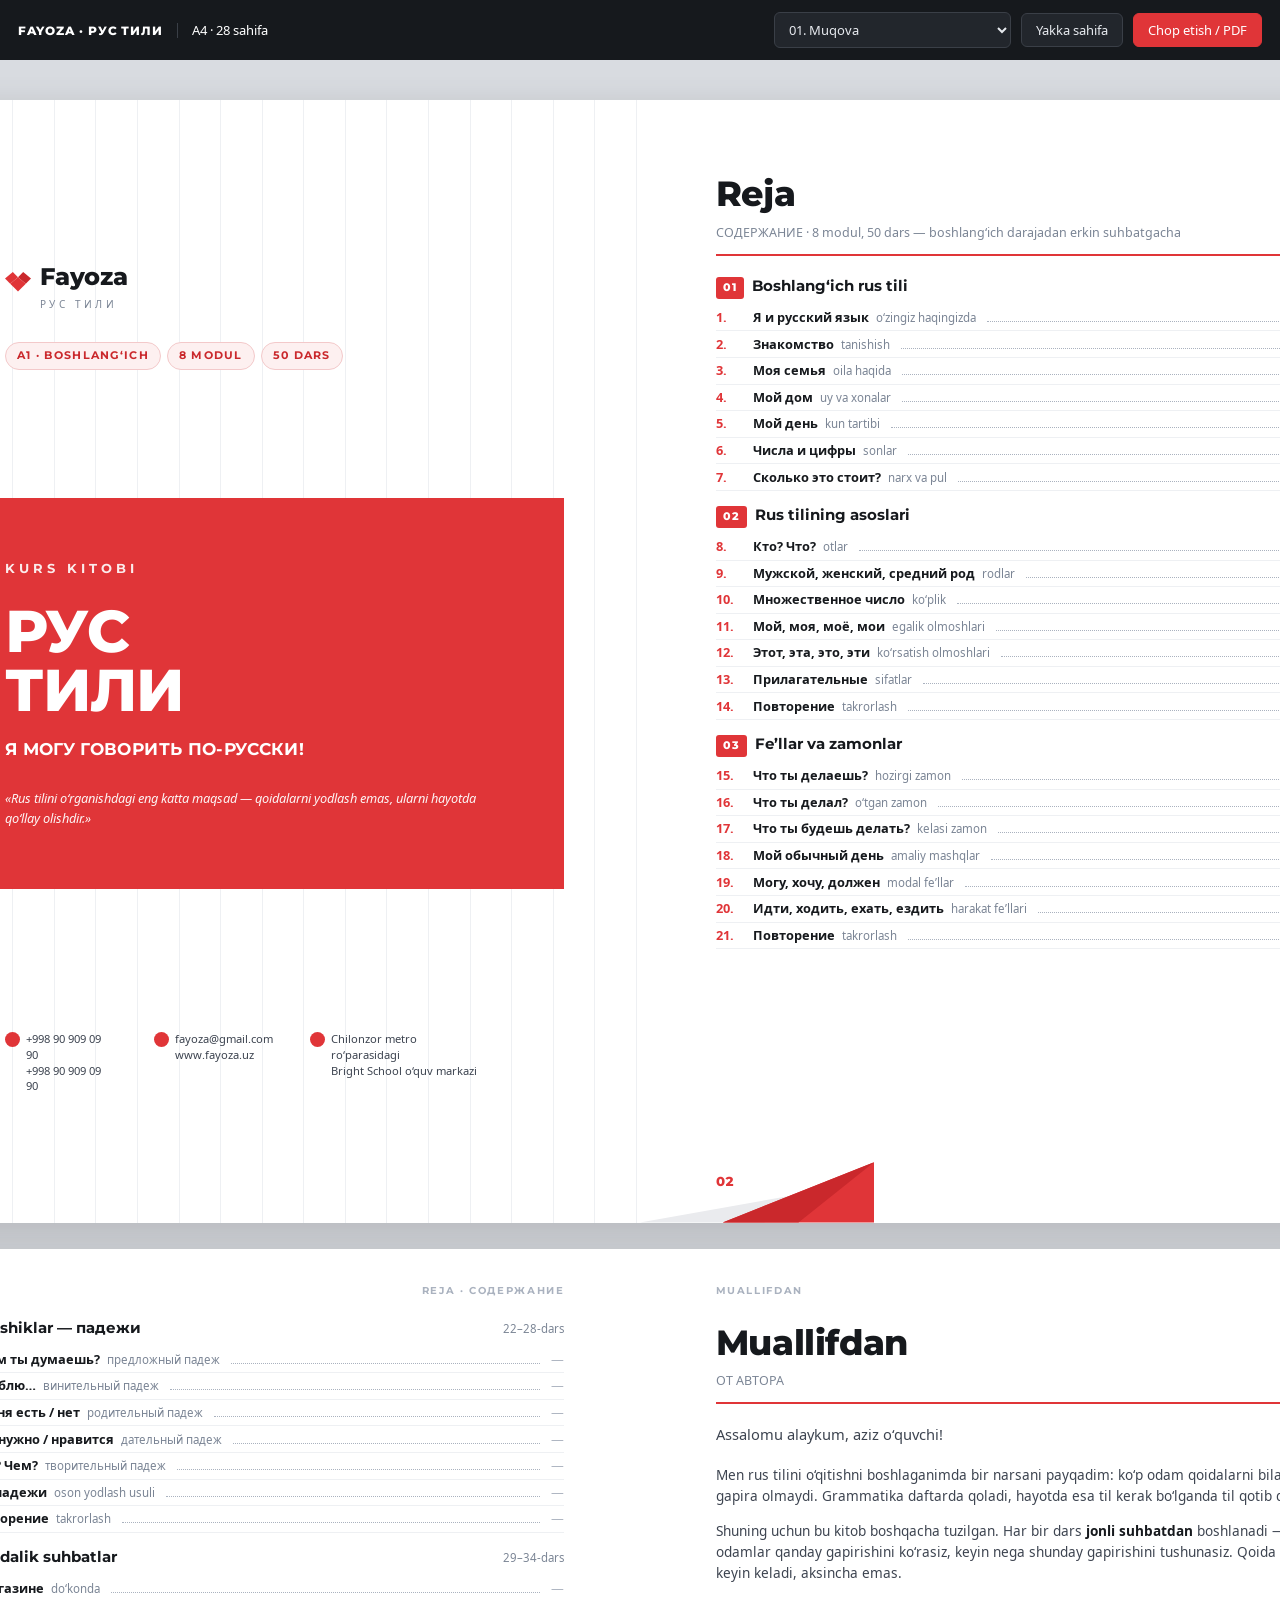
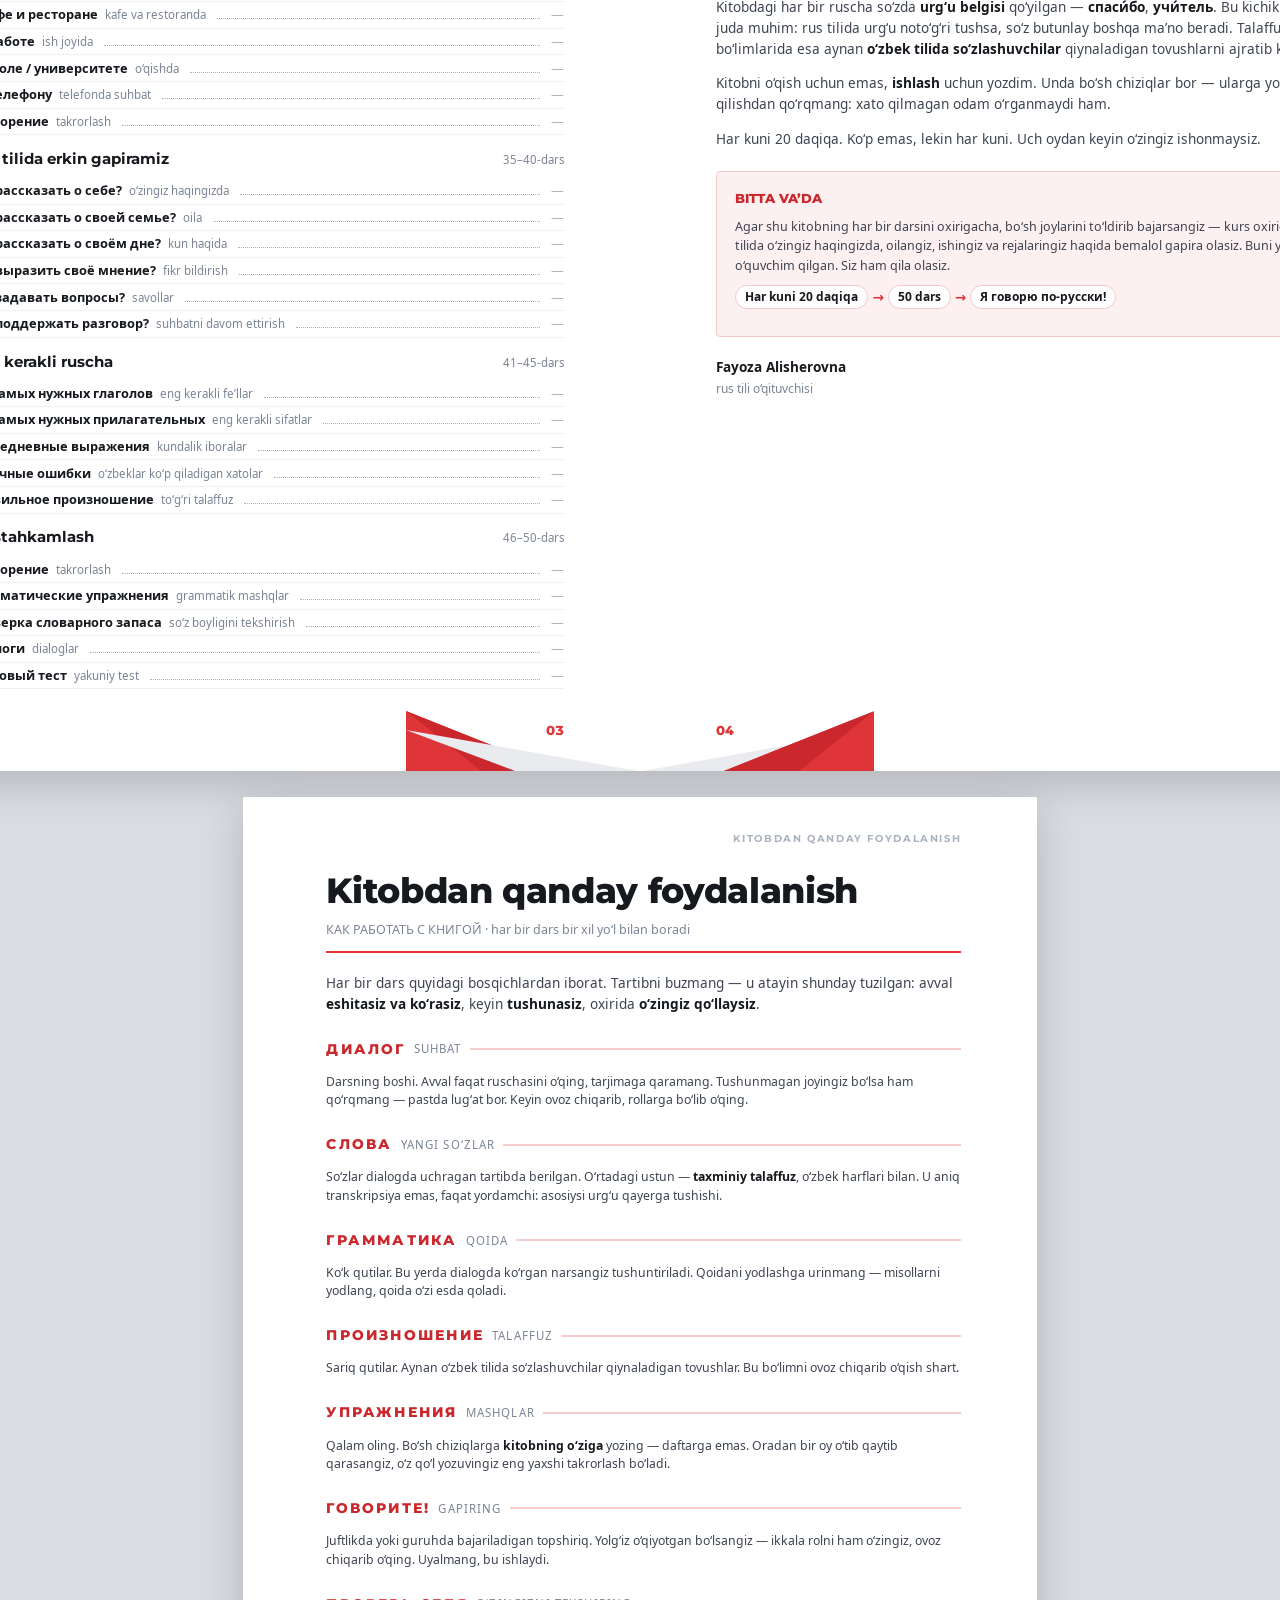
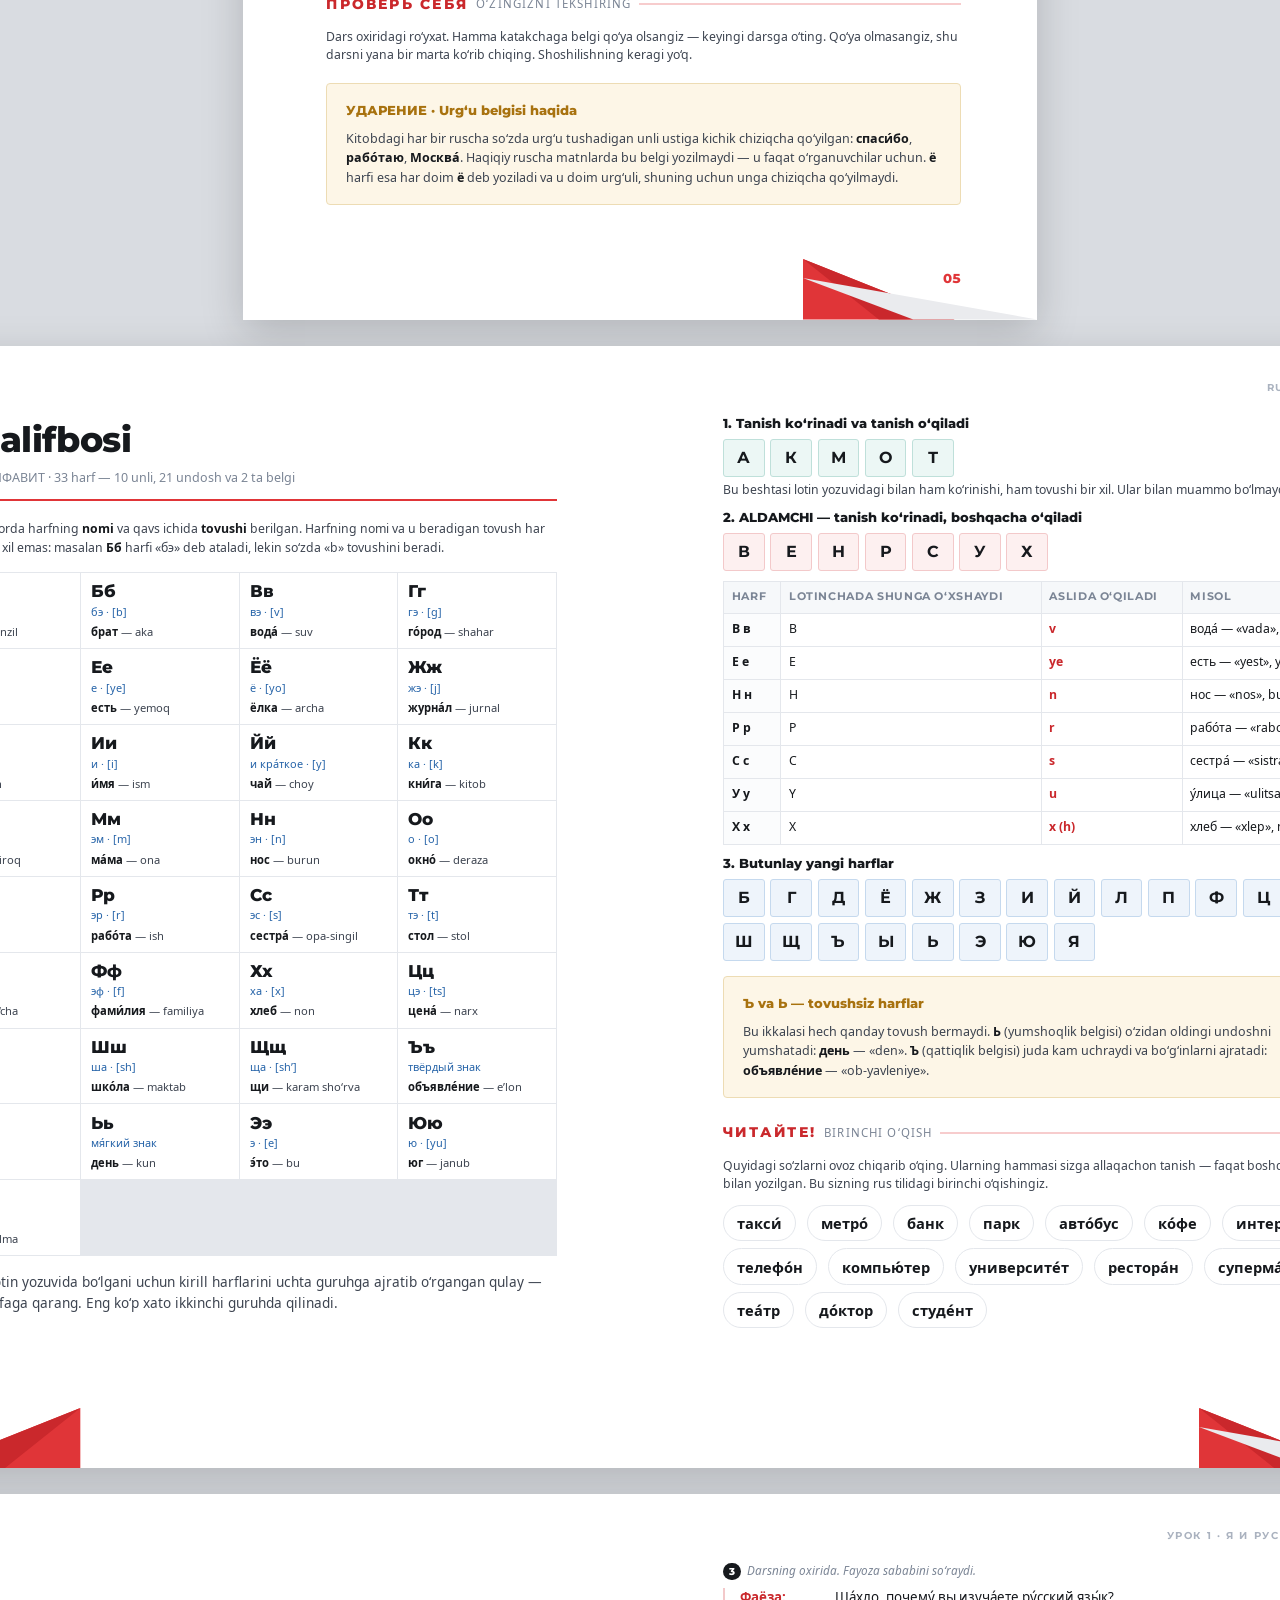
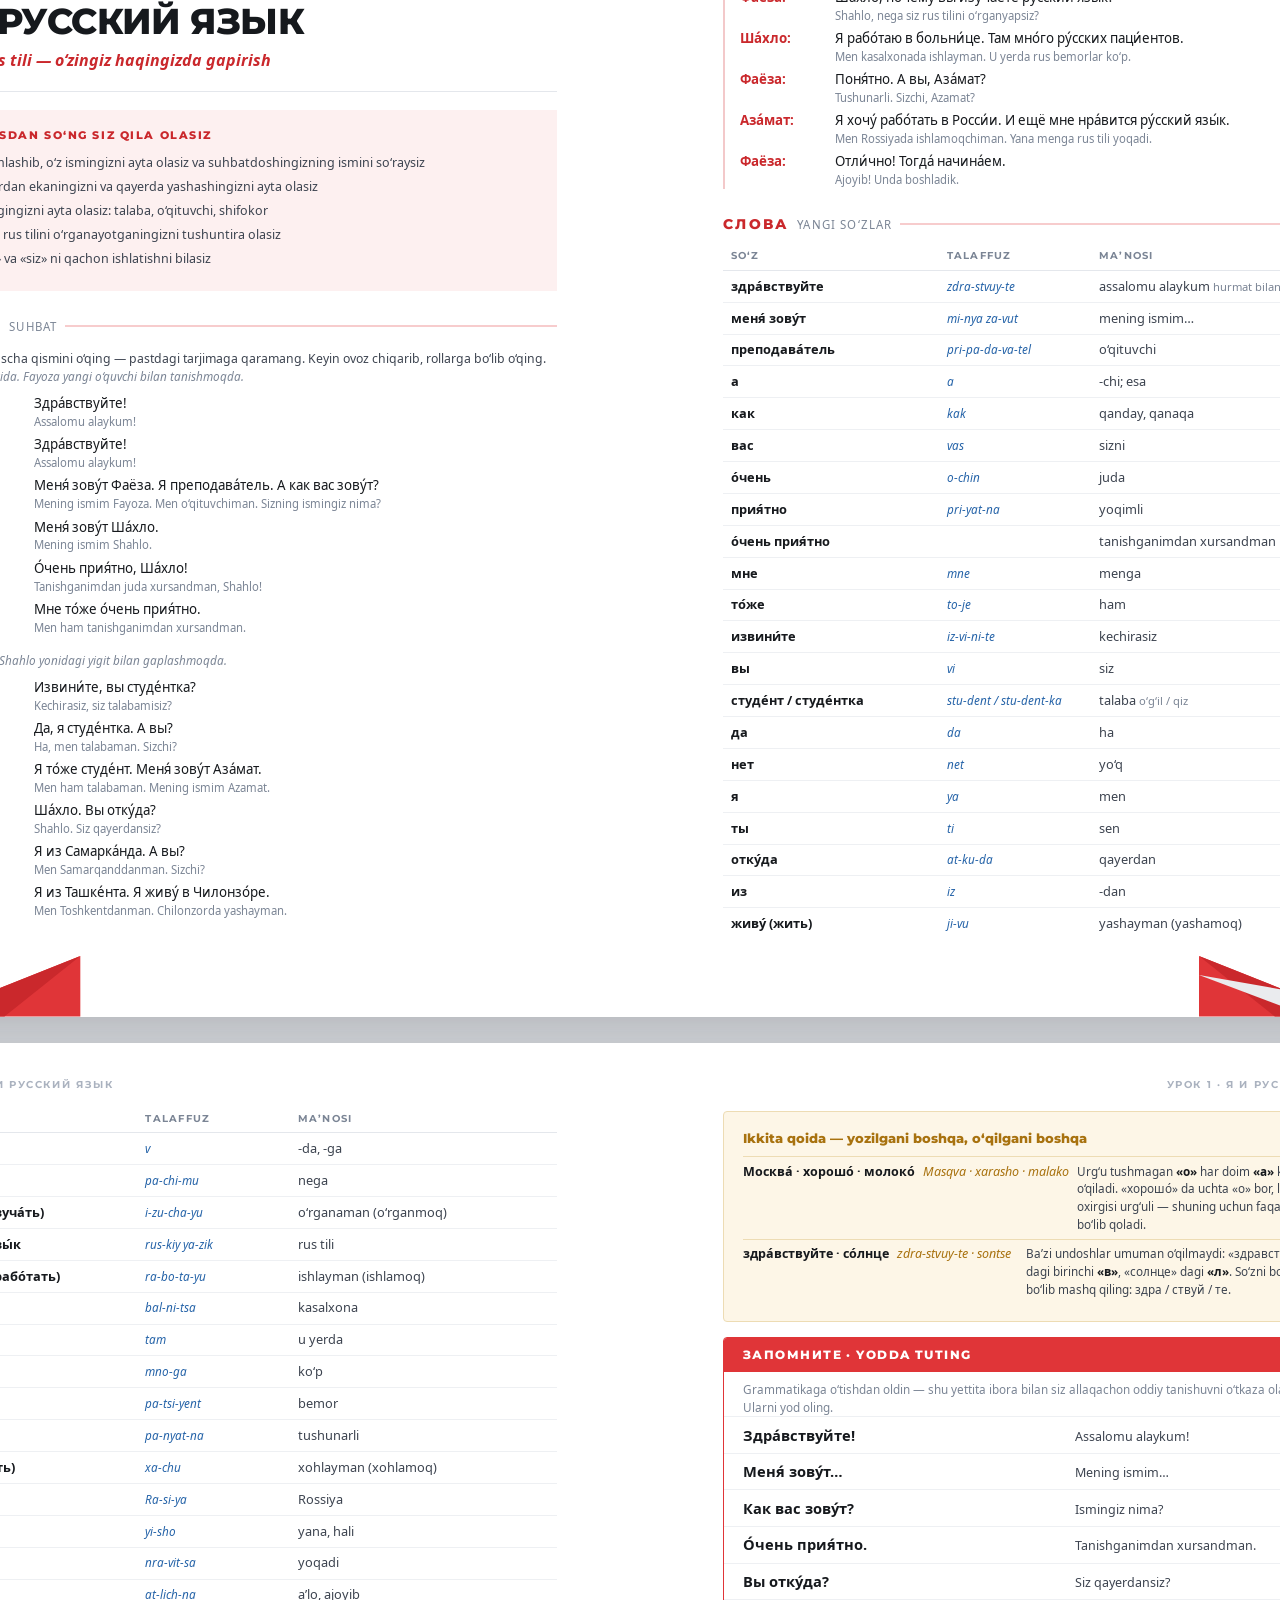
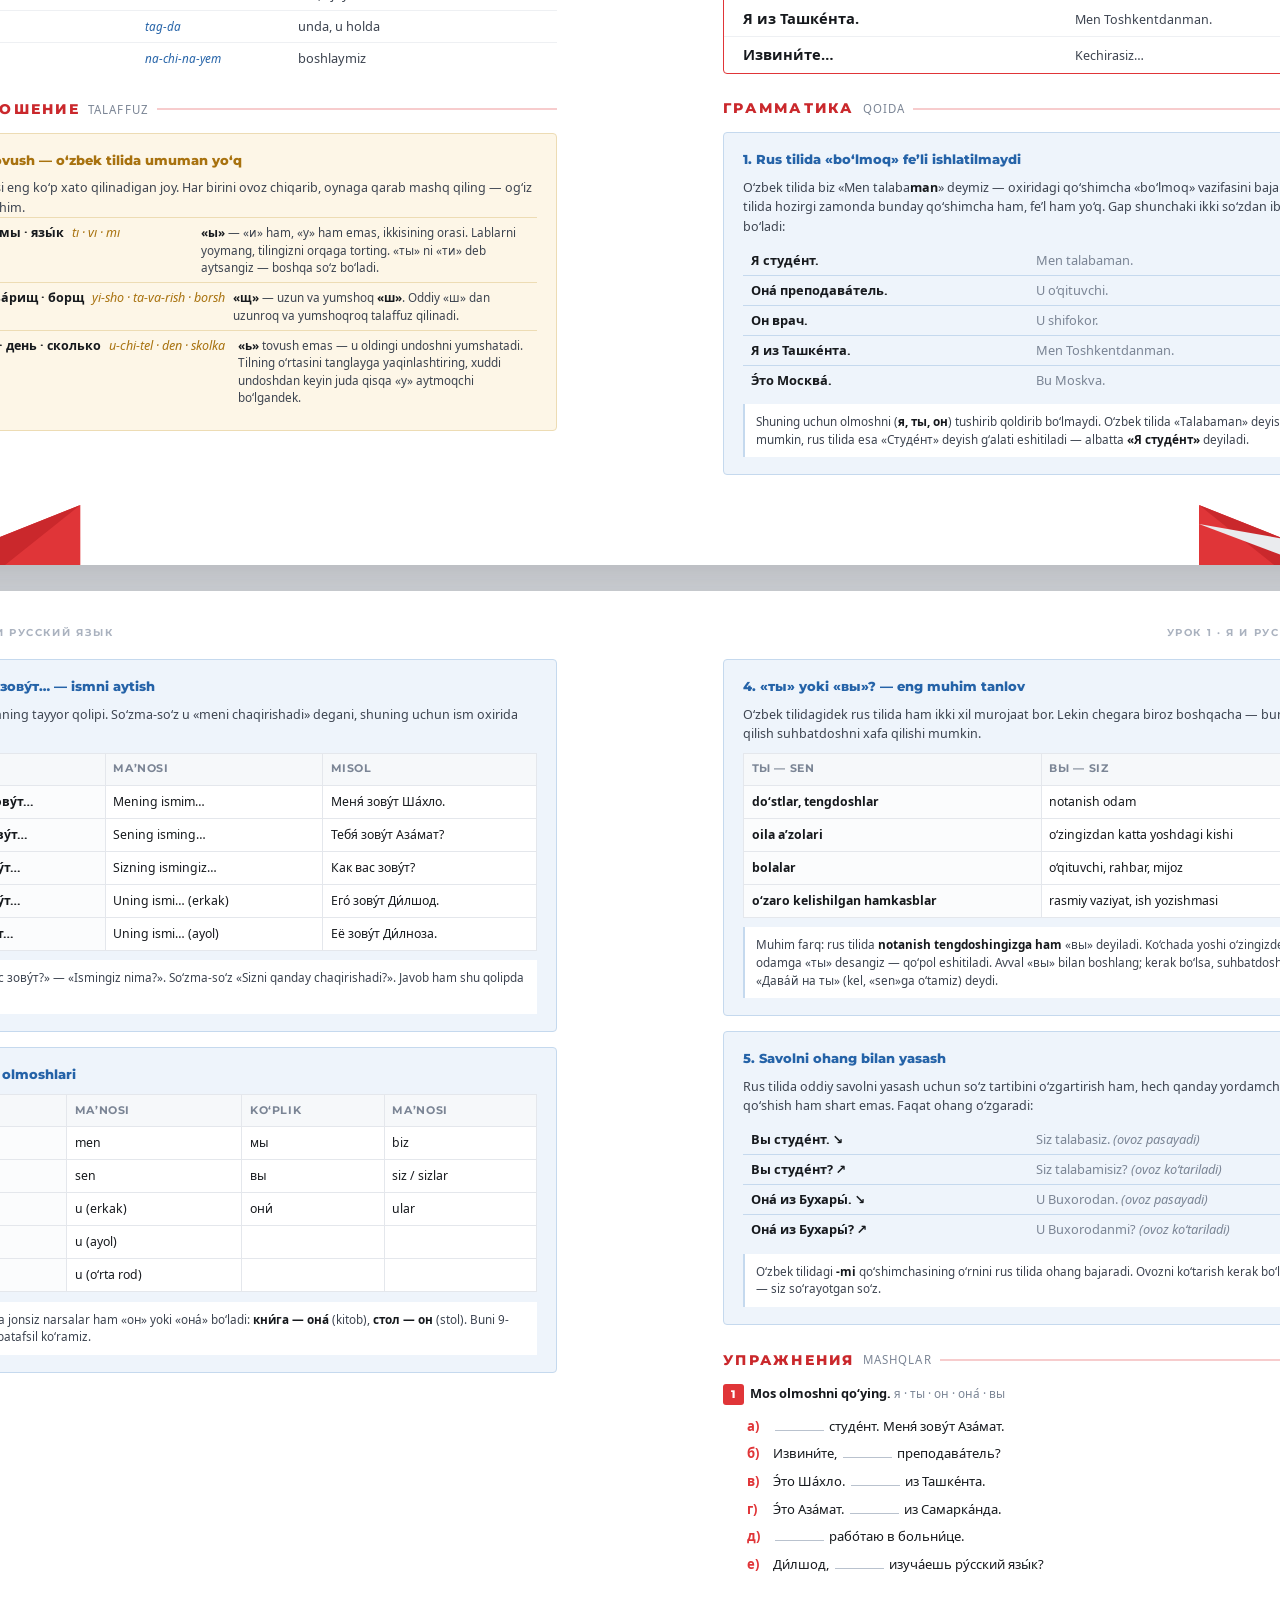
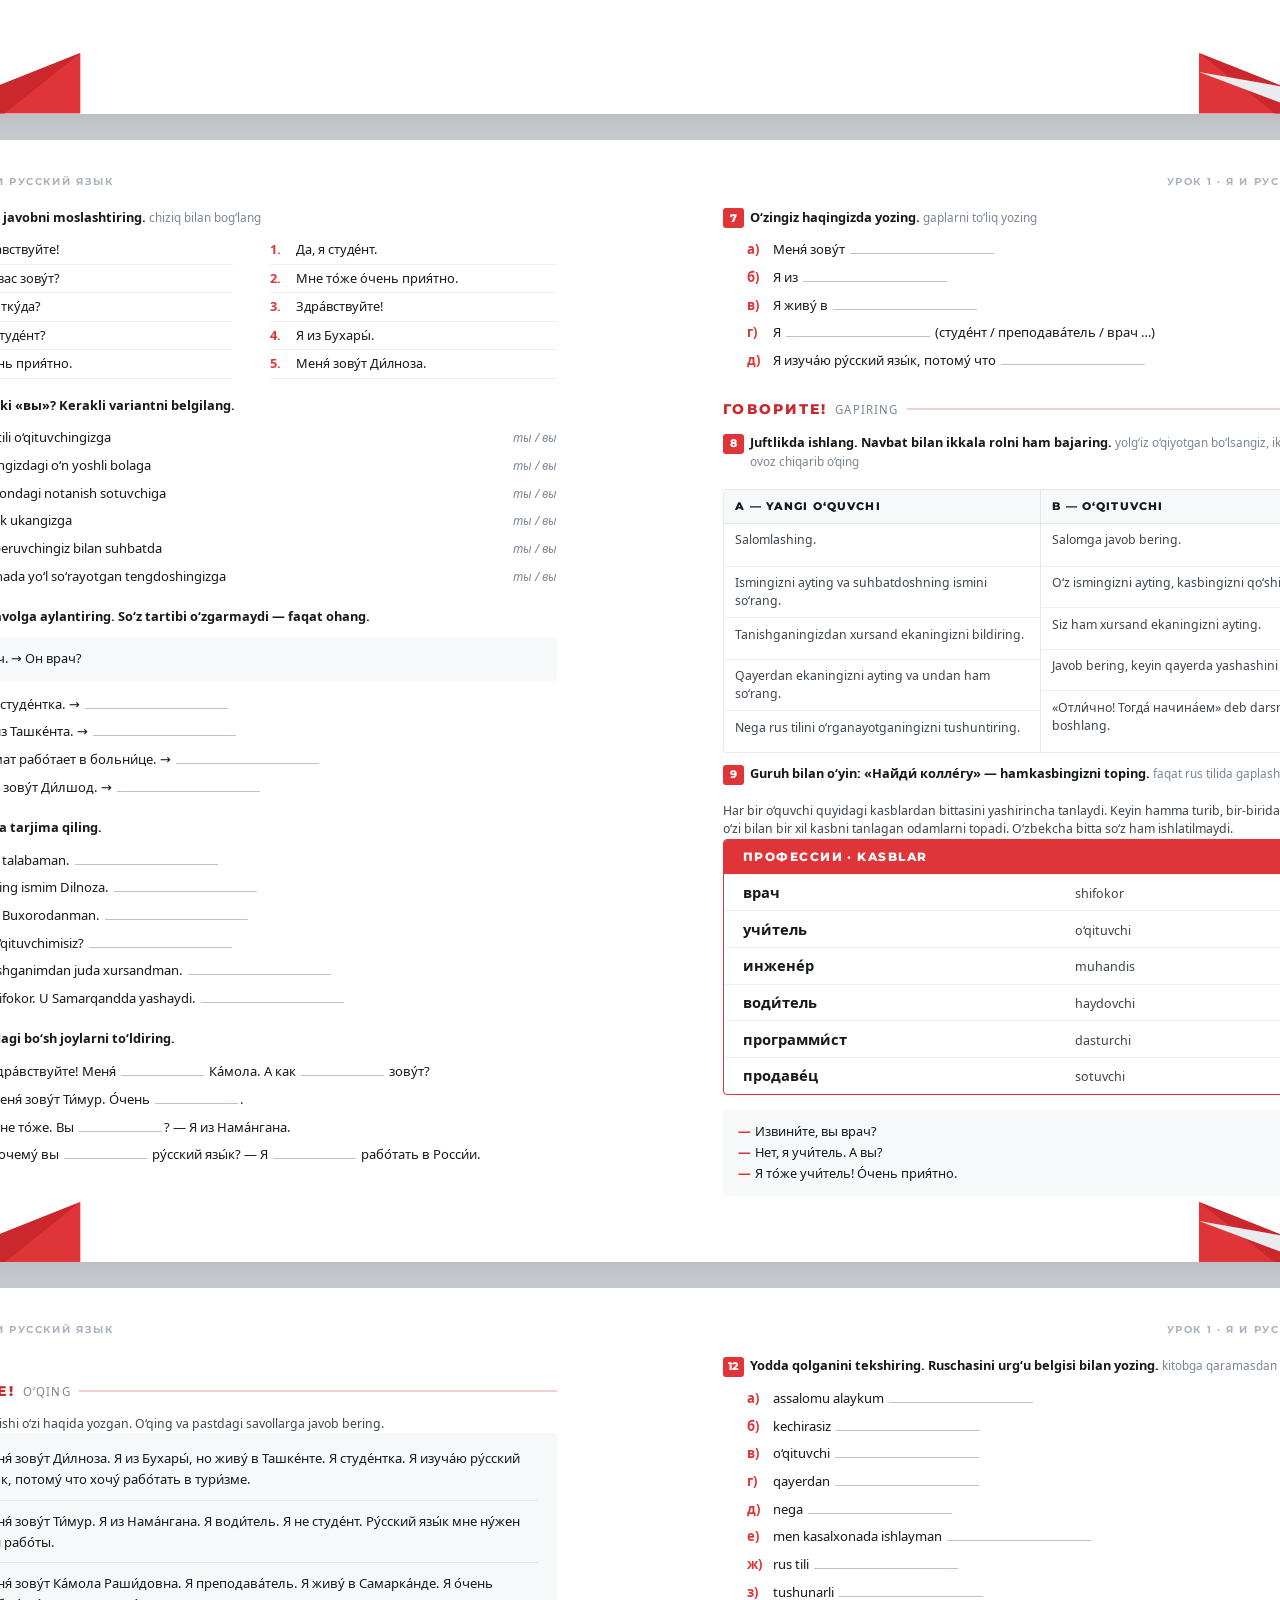
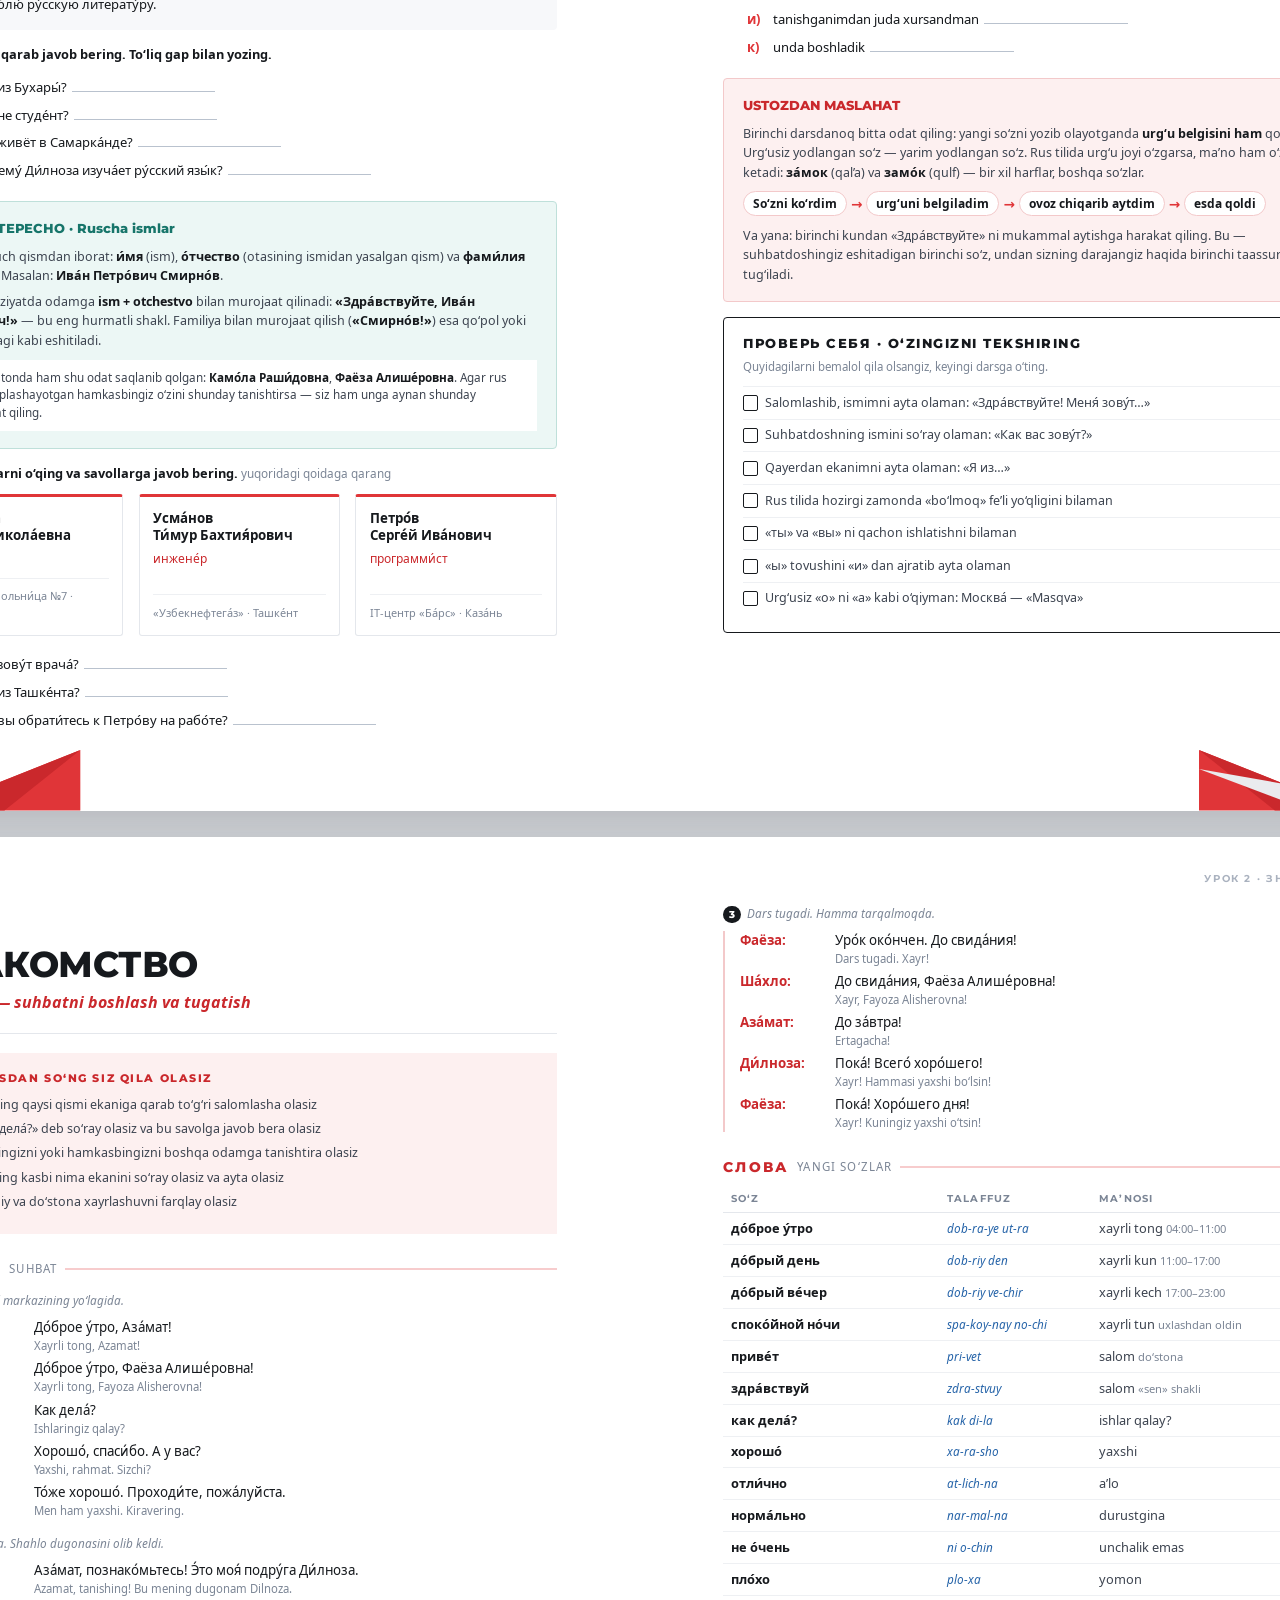
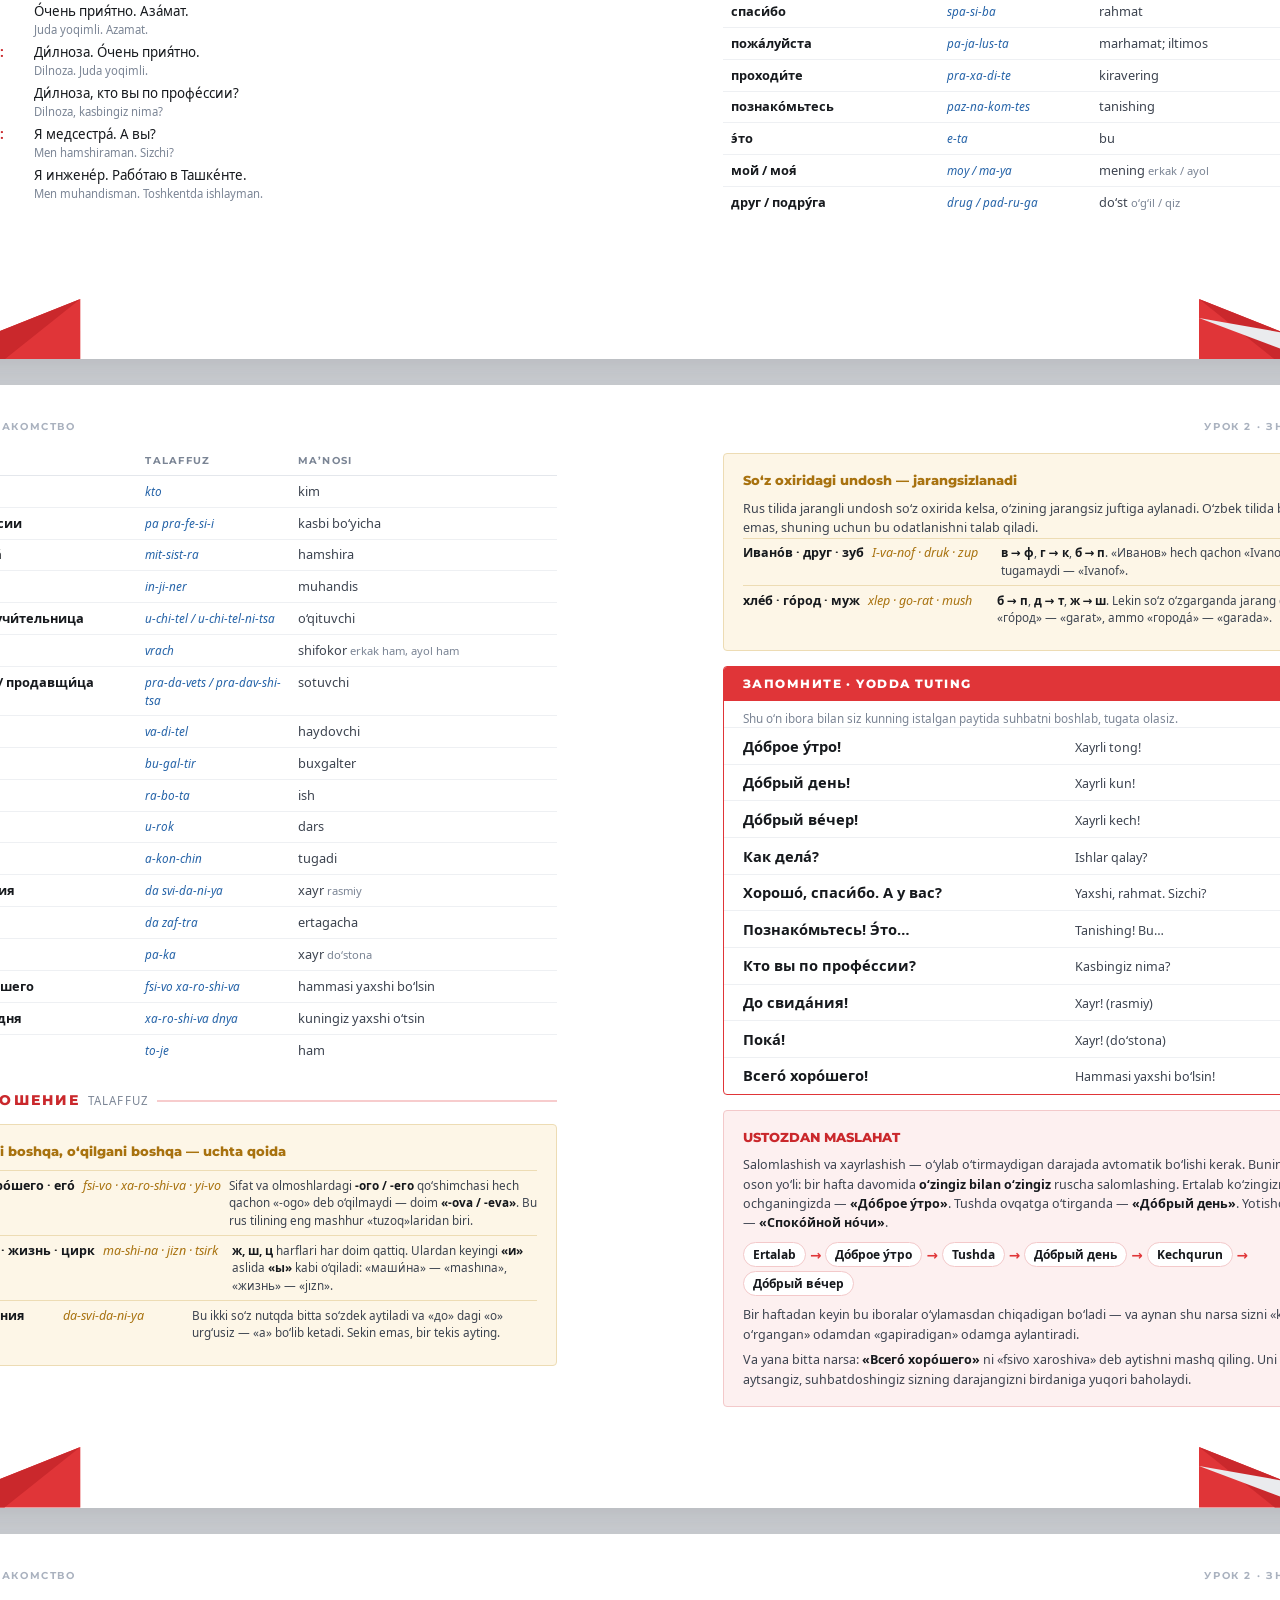
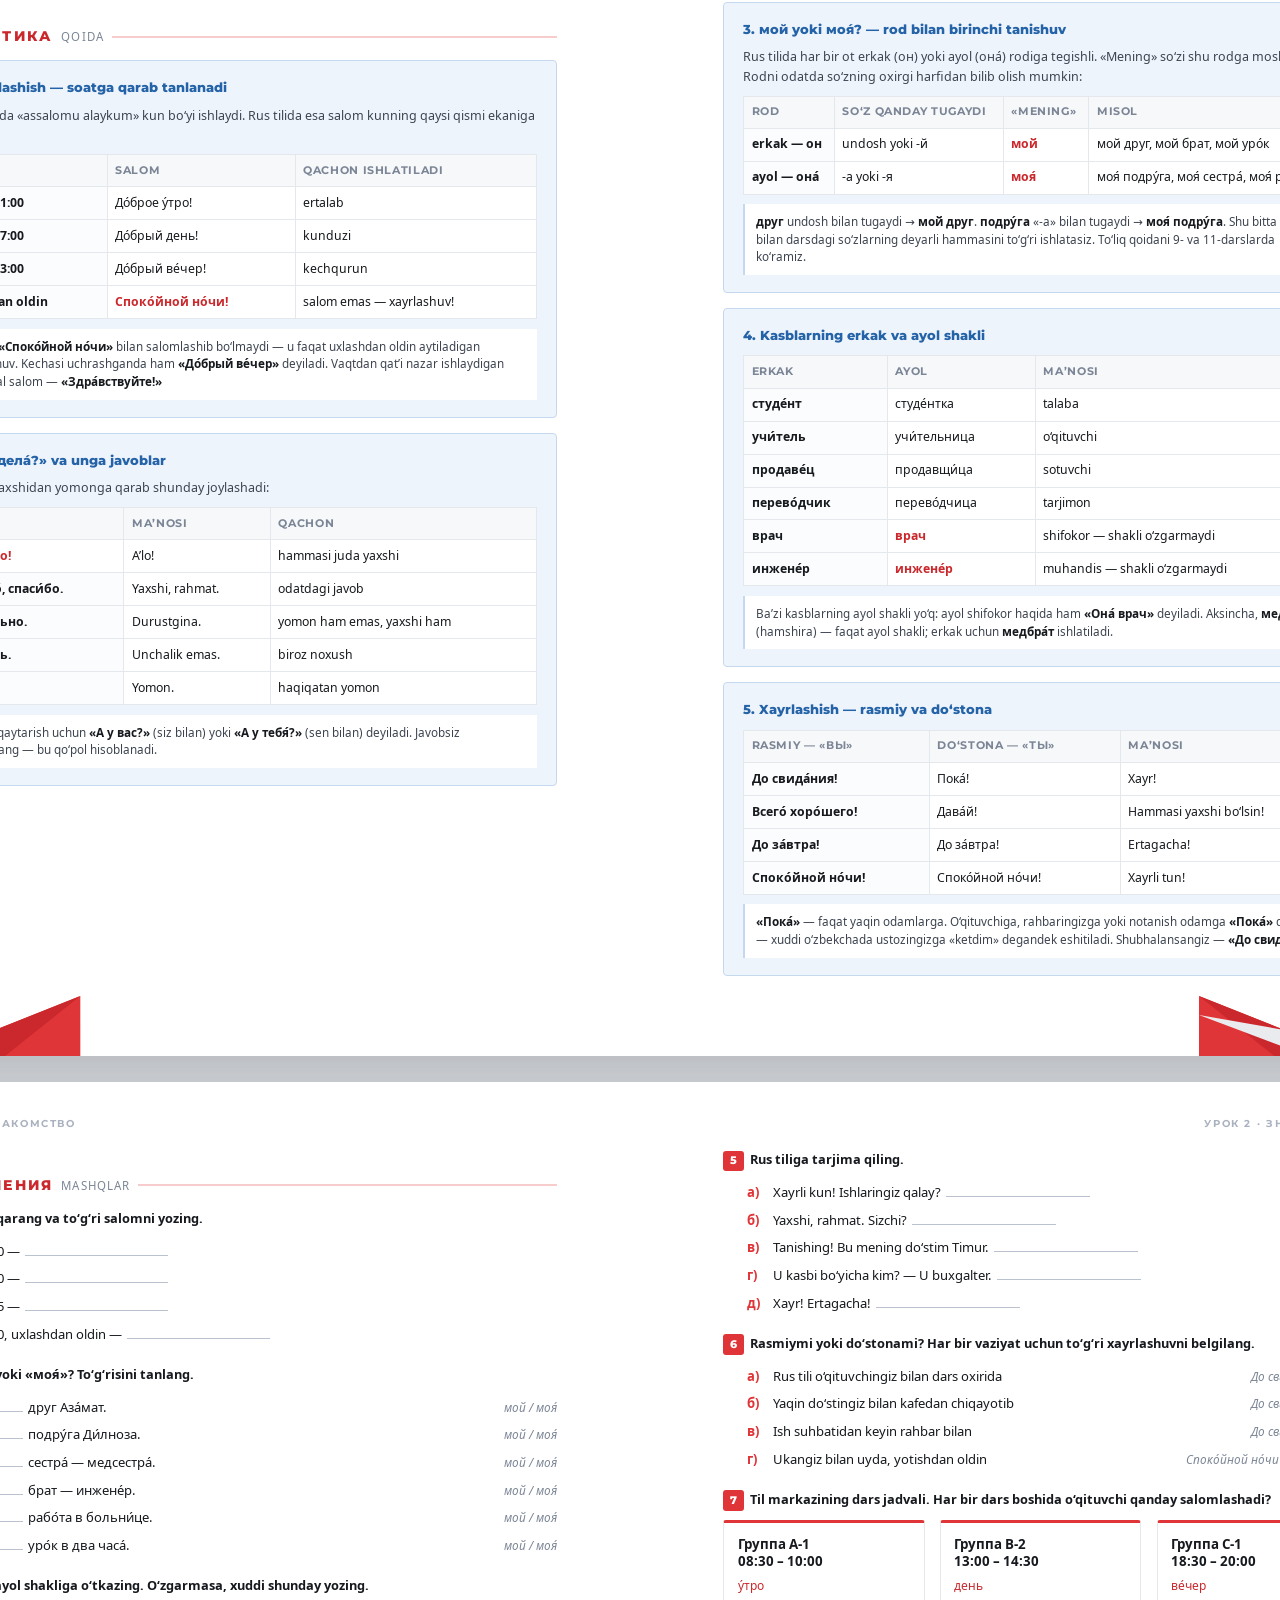
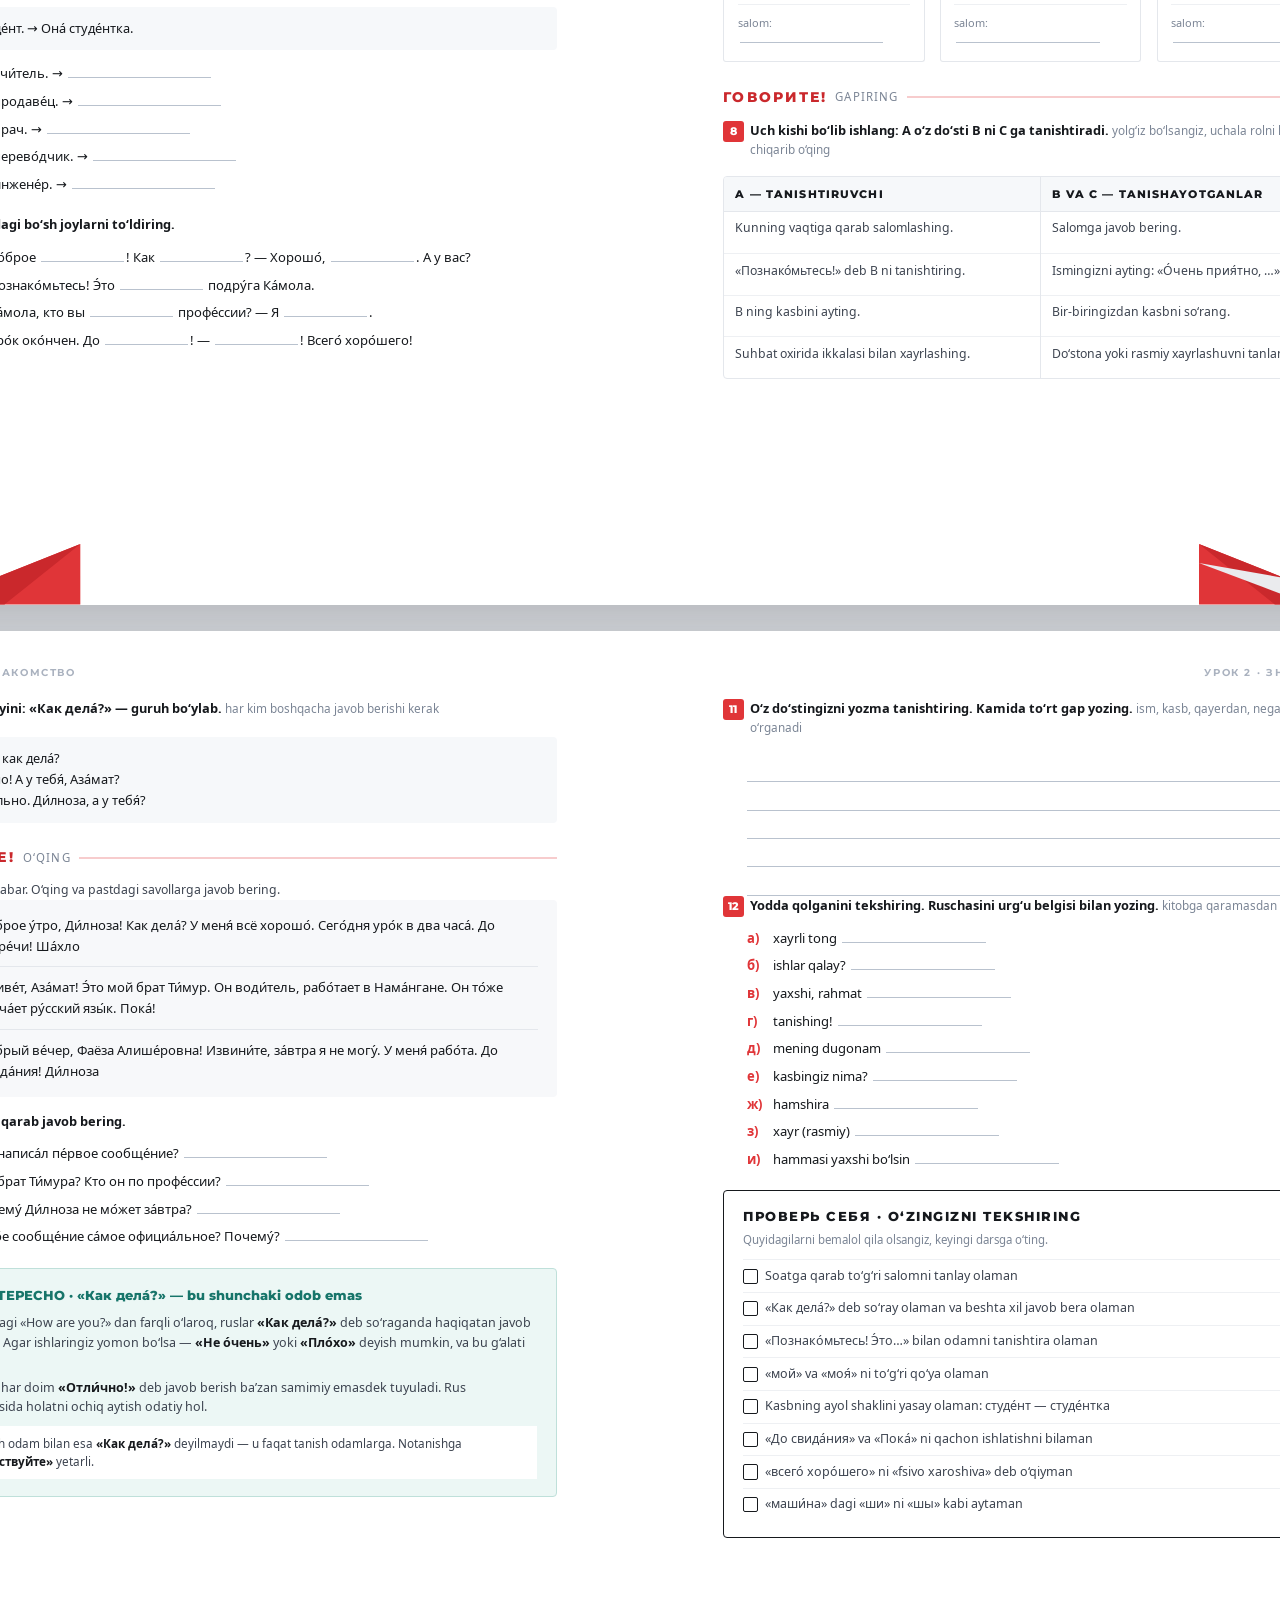
<file: fayoza-kitobi/kitob-4-design/index.html>
<!DOCTYPE html>
<html lang="uz">
<head>
<meta charset="UTF-8">
<meta name="viewport" content="width=device-width, initial-scale=1.0">
<title>Fayoza · Рус тили — kurs kitobi</title>
<link rel="stylesheet" href="styles/fonts.css">
<link rel="stylesheet" href="styles/noto.css">
<link rel="stylesheet" href="styles/booklet.css">
</head>
<body>

<div class="controls-bar">
  <span class="brand-badge">Fayoza · Рус тили</span>
  <span id="fmtLabel">A4 · 28 sahifa</span>
  <span class="spacer"></span>
  <select id="pageSelect" class="page-select">
    <option value="page-1">01. Muqova</option>
    <option value="page-2">02. Reja (1–4-modul)</option>
    <option value="page-3">03. Reja (5–8-modul)</option>
    <option value="page-4">04. Muallifdan</option>
    <option value="page-5">05. Kitobdan qanday foydalanish</option>
    <option value="page-6">06. Rus alifbosi</option>
    <option value="page-7">07. Rus alifbosi — uchta guruh</option>
    <option value="page-8">08. Урок 1 — Я и русский язык</option>
    <option value="page-9">09. Урок 1 — Я и русский язык</option>
    <option value="page-10">10. Урок 1 — Я и русский язык</option>
    <option value="page-11">11. Урок 1 — Я и русский язык</option>
    <option value="page-12">12. Урок 1 — Я и русский язык</option>
    <option value="page-13">13. Урок 1 — Я и русский язык</option>
    <option value="page-14">14. Урок 1 — Я и русский язык</option>
    <option value="page-15">15. Урок 1 — Я и русский язык</option>
    <option value="page-16">16. Урок 1 — Я и русский язык</option>
    <option value="page-17">17. Урок 1 — Я и русский язык</option>
    <option value="page-18">18. Урок 2 — Знакомство</option>
    <option value="page-19">19. Урок 2 — Знакомство</option>
    <option value="page-20">20. Урок 2 — Знакомство</option>
    <option value="page-21">21. Урок 2 — Знакомство</option>
    <option value="page-22">22. Урок 2 — Знакомство</option>
    <option value="page-23">23. Урок 2 — Знакомство</option>
    <option value="page-24">24. Урок 2 — Знакомство</option>
    <option value="page-25">25. Урок 2 — Знакомство</option>
    <option value="page-26">26. Урок 2 — Знакомство</option>
    <option value="page-27">27. Урок 2 — Знакомство</option>
    <option value="page-28">28. Orqa muqova</option>
  </select>
  <button class="control-btn" id="modeBtn">Yakka sahifa</button>
  <button class="control-btn primary" onclick="window.print()">Chop etish / PDF</button>
</div>

<div class="booklet-stage spreads-mode" id="stage">

  <!-- ==========================================================
       PAGE 1: MUQOVA
       ========================================================== -->
  <div class="spread-wrapper">
    <section class="page cover-page right-page" id="page-1">

      <div class="cover-rule-field"></div>

      <div class="cover-head">
        <div class="cover-mark">
          <svg class="cover-mark-glyph" viewBox="0 0 40 40">
            <polygon points="0,10 12,0 20,8 8,18" fill="#e03538"/>
            <polygon points="20,8 28,0 40,10 32,18" fill="#ca282c"/>
            <polygon points="8,18 20,8 32,18 20,30" fill="#e03538"/>
          </svg>
          <div>
            <div class="cover-mark-name">Fayoza</div>
            <div class="cover-mark-sub">рус тили</div>
          </div>
        </div>
      </div>

      <div class="cover-level-row">
        <span class="level-pill">A1 · Boshlang‘ich</span>
        <span class="level-pill">8 modul</span>
        <span class="level-pill">50 dars</span>
      </div>

      <div class="cover-band">
        <div class="cover-eyebrow">Kurs kitobi</div>
        <h1 class="cover-title">РУС<br>ТИЛИ</h1>
        <div class="cover-claim">Я МОГУ ГОВОРИТЬ ПО-РУССКИ!</div>
        <p class="cover-quote">«Rus tilini o‘rganishdagi eng katta maqsad — qoidalarni yodlash
        emas, ularni hayotda qo‘llay olishdir.»</p>
      </div>

      <div class="cover-meta">
        <div class="cover-meta-item">
          <span class="cover-meta-dot"></span>
          <span class="cover-meta-text">+998 90 909 09 90<br>+998 90 909 09 90</span>
        </div>
        <div class="cover-meta-item">
          <span class="cover-meta-dot"></span>
          <span class="cover-meta-text">fayoza@gmail.com<br>www.fayoza.uz</span>
        </div>
        <div class="cover-meta-item">
          <span class="cover-meta-dot"></span>
          <span class="cover-meta-text">Chilonzor metro ro‘parasidagi<br>Bright School o‘quv markazi</span>
        </div>
      </div>

    </section>

    <!-- ==========================================================
         PAGE 2: REJA (1–4-MODUL)
         ========================================================== -->
    <section class="page left-page" id="page-2">

      <h2 class="toc-head">Reja</h2>
      <div class="toc-sub">СОДЕРЖАНИЕ · 8 modul, 50 dars — boshlang‘ich darajadan erkin suhbatgacha</div>

      <div class="toc-module">
        <span class="toc-module-n">01</span>
        <span class="toc-module-name">Boshlang‘ich rus tili</span>
        <span class="toc-module-note">1–7-dars</span>
      </div>
      <div class="toc-row"><span class="toc-row-n">1.</span><span class="toc-row-ru">Я и русский язык</span> <span class="toc-row-uz">o‘zingiz haqingizda</span><span class="toc-dots"></span><span class="toc-row-p">8</span></div>
      <div class="toc-row"><span class="toc-row-n">2.</span><span class="toc-row-ru">Знакомство</span> <span class="toc-row-uz">tanishish</span><span class="toc-dots"></span><span class="toc-row-p">18</span></div>
      <div class="toc-row pending"><span class="toc-row-n">3.</span><span class="toc-row-ru">Моя семья</span> <span class="toc-row-uz">oila haqida</span><span class="toc-dots"></span><span class="toc-row-p">—</span></div>
      <div class="toc-row pending"><span class="toc-row-n">4.</span><span class="toc-row-ru">Мой дом</span> <span class="toc-row-uz">uy va xonalar</span><span class="toc-dots"></span><span class="toc-row-p">—</span></div>
      <div class="toc-row pending"><span class="toc-row-n">5.</span><span class="toc-row-ru">Мой день</span> <span class="toc-row-uz">kun tartibi</span><span class="toc-dots"></span><span class="toc-row-p">—</span></div>
      <div class="toc-row pending"><span class="toc-row-n">6.</span><span class="toc-row-ru">Числа и цифры</span> <span class="toc-row-uz">sonlar</span><span class="toc-dots"></span><span class="toc-row-p">—</span></div>
      <div class="toc-row pending"><span class="toc-row-n">7.</span><span class="toc-row-ru">Сколько это стоит?</span> <span class="toc-row-uz">narx va pul</span><span class="toc-dots"></span><span class="toc-row-p">—</span></div>

      <div class="toc-module">
        <span class="toc-module-n">02</span>
        <span class="toc-module-name">Rus tilining asoslari</span>
        <span class="toc-module-note">8–14-dars</span>
      </div>
      <div class="toc-row pending"><span class="toc-row-n">8.</span><span class="toc-row-ru">Кто? Что?</span> <span class="toc-row-uz">otlar</span><span class="toc-dots"></span><span class="toc-row-p">—</span></div>
      <div class="toc-row pending"><span class="toc-row-n">9.</span><span class="toc-row-ru">Мужской, женский, средний род</span> <span class="toc-row-uz">rodlar</span><span class="toc-dots"></span><span class="toc-row-p">—</span></div>
      <div class="toc-row pending"><span class="toc-row-n">10.</span><span class="toc-row-ru">Множественное число</span> <span class="toc-row-uz">ko‘plik</span><span class="toc-dots"></span><span class="toc-row-p">—</span></div>
      <div class="toc-row pending"><span class="toc-row-n">11.</span><span class="toc-row-ru">Мой, моя, моё, мои</span> <span class="toc-row-uz">egalik olmoshlari</span><span class="toc-dots"></span><span class="toc-row-p">—</span></div>
      <div class="toc-row pending"><span class="toc-row-n">12.</span><span class="toc-row-ru">Этот, эта, это, эти</span> <span class="toc-row-uz">ko‘rsatish olmoshlari</span><span class="toc-dots"></span><span class="toc-row-p">—</span></div>
      <div class="toc-row pending"><span class="toc-row-n">13.</span><span class="toc-row-ru">Прилагательные</span> <span class="toc-row-uz">sifatlar</span><span class="toc-dots"></span><span class="toc-row-p">—</span></div>
      <div class="toc-row pending"><span class="toc-row-n">14.</span><span class="toc-row-ru">Повторение</span> <span class="toc-row-uz">takrorlash</span><span class="toc-dots"></span><span class="toc-row-p">—</span></div>

      <div class="toc-module">
        <span class="toc-module-n">03</span>
        <span class="toc-module-name">Fe’llar va zamonlar</span>
        <span class="toc-module-note">15–21-dars</span>
      </div>
      <div class="toc-row pending"><span class="toc-row-n">15.</span><span class="toc-row-ru">Что ты делаешь?</span> <span class="toc-row-uz">hozirgi zamon</span><span class="toc-dots"></span><span class="toc-row-p">—</span></div>
      <div class="toc-row pending"><span class="toc-row-n">16.</span><span class="toc-row-ru">Что ты делал?</span> <span class="toc-row-uz">o‘tgan zamon</span><span class="toc-dots"></span><span class="toc-row-p">—</span></div>
      <div class="toc-row pending"><span class="toc-row-n">17.</span><span class="toc-row-ru">Что ты будешь делать?</span> <span class="toc-row-uz">kelasi zamon</span><span class="toc-dots"></span><span class="toc-row-p">—</span></div>
      <div class="toc-row pending"><span class="toc-row-n">18.</span><span class="toc-row-ru">Мой обычный день</span> <span class="toc-row-uz">amaliy mashqlar</span><span class="toc-dots"></span><span class="toc-row-p">—</span></div>
      <div class="toc-row pending"><span class="toc-row-n">19.</span><span class="toc-row-ru">Могу, хочу, должен</span> <span class="toc-row-uz">modal fe’llar</span><span class="toc-dots"></span><span class="toc-row-p">—</span></div>
      <div class="toc-row pending"><span class="toc-row-n">20.</span><span class="toc-row-ru">Идти, ходить, ехать, ездить</span> <span class="toc-row-uz">harakat fe’llari</span><span class="toc-dots"></span><span class="toc-row-p">—</span></div>
      <div class="toc-row pending"><span class="toc-row-n">21.</span><span class="toc-row-ru">Повторение</span> <span class="toc-row-uz">takrorlash</span><span class="toc-dots"></span><span class="toc-row-p">—</span></div>

      <div class="page-number">02</div>

      <svg class="bottom-facet" viewBox="0 0 340 80" preserveAspectRatio="none">
        <polygon points="0,80 180,80 340,25 0,80" fill="#eaebee"/>
        <polygon points="120,80 340,80 340,0" fill="#e03538"/>
        <polygon points="120,80 230,80 340,0" fill="#ca282c"/>
      </svg>

    </section>
  </div>

  <!-- ==========================================================
       PAGE 3 & PAGE 4
       ========================================================== -->
  <div class="spread-wrapper">
    <section class="page right-page" id="page-3">

      <div class="running-head">Reja · содержание</div>

      <div class="toc-module" style="margin-top:0;">
        <span class="toc-module-n">04</span>
        <span class="toc-module-name">Kelishiklar — падежи</span>
        <span class="toc-module-note">22–28-dars</span>
      </div>
      <div class="toc-row pending"><span class="toc-row-n">22.</span><span class="toc-row-ru">О чём ты думаешь?</span> <span class="toc-row-uz">предложный падеж</span><span class="toc-dots"></span><span class="toc-row-p">—</span></div>
      <div class="toc-row pending"><span class="toc-row-n">23.</span><span class="toc-row-ru">Я люблю…</span> <span class="toc-row-uz">винительный падеж</span><span class="toc-dots"></span><span class="toc-row-p">—</span></div>
      <div class="toc-row pending"><span class="toc-row-n">24.</span><span class="toc-row-ru">У меня есть / нет</span> <span class="toc-row-uz">родительный падеж</span><span class="toc-dots"></span><span class="toc-row-p">—</span></div>
      <div class="toc-row pending"><span class="toc-row-n">25.</span><span class="toc-row-ru">Мне нужно / нравится</span> <span class="toc-row-uz">дательный падеж</span><span class="toc-dots"></span><span class="toc-row-p">—</span></div>
      <div class="toc-row pending"><span class="toc-row-n">26.</span><span class="toc-row-ru">Кем? Чем?</span> <span class="toc-row-uz">творительный падеж</span><span class="toc-dots"></span><span class="toc-row-p">—</span></div>
      <div class="toc-row pending"><span class="toc-row-n">27.</span><span class="toc-row-ru">Все падежи</span> <span class="toc-row-uz">oson yodlash usuli</span><span class="toc-dots"></span><span class="toc-row-p">—</span></div>
      <div class="toc-row pending"><span class="toc-row-n">28.</span><span class="toc-row-ru">Повторение</span> <span class="toc-row-uz">takrorlash</span><span class="toc-dots"></span><span class="toc-row-p">—</span></div>

      <div class="toc-module">
        <span class="toc-module-n">05</span>
        <span class="toc-module-name">Kundalik suhbatlar</span>
        <span class="toc-module-note">29–34-dars</span>
      </div>
      <div class="toc-row pending"><span class="toc-row-n">29.</span><span class="toc-row-ru">В магазине</span> <span class="toc-row-uz">do‘konda</span><span class="toc-dots"></span><span class="toc-row-p">—</span></div>
      <div class="toc-row pending"><span class="toc-row-n">30.</span><span class="toc-row-ru">В кафе и ресторане</span> <span class="toc-row-uz">kafe va restoranda</span><span class="toc-dots"></span><span class="toc-row-p">—</span></div>
      <div class="toc-row pending"><span class="toc-row-n">31.</span><span class="toc-row-ru">На работе</span> <span class="toc-row-uz">ish joyida</span><span class="toc-dots"></span><span class="toc-row-p">—</span></div>
      <div class="toc-row pending"><span class="toc-row-n">32.</span><span class="toc-row-ru">В школе / университете</span> <span class="toc-row-uz">o‘qishda</span><span class="toc-dots"></span><span class="toc-row-p">—</span></div>
      <div class="toc-row pending"><span class="toc-row-n">33.</span><span class="toc-row-ru">По телефону</span> <span class="toc-row-uz">telefonda suhbat</span><span class="toc-dots"></span><span class="toc-row-p">—</span></div>
      <div class="toc-row pending"><span class="toc-row-n">34.</span><span class="toc-row-ru">Повторение</span> <span class="toc-row-uz">takrorlash</span><span class="toc-dots"></span><span class="toc-row-p">—</span></div>

      <div class="toc-module">
        <span class="toc-module-n">06</span>
        <span class="toc-module-name">Rus tilida erkin gapiramiz</span>
        <span class="toc-module-note">35–40-dars</span>
      </div>
      <div class="toc-row pending"><span class="toc-row-n">35.</span><span class="toc-row-ru">Как рассказать о себе?</span> <span class="toc-row-uz">o‘zingiz haqingizda</span><span class="toc-dots"></span><span class="toc-row-p">—</span></div>
      <div class="toc-row pending"><span class="toc-row-n">36.</span><span class="toc-row-ru">Как рассказать о своей семье?</span> <span class="toc-row-uz">oila</span><span class="toc-dots"></span><span class="toc-row-p">—</span></div>
      <div class="toc-row pending"><span class="toc-row-n">37.</span><span class="toc-row-ru">Как рассказать о своём дне?</span> <span class="toc-row-uz">kun haqida</span><span class="toc-dots"></span><span class="toc-row-p">—</span></div>
      <div class="toc-row pending"><span class="toc-row-n">38.</span><span class="toc-row-ru">Как выразить своё мнение?</span> <span class="toc-row-uz">fikr bildirish</span><span class="toc-dots"></span><span class="toc-row-p">—</span></div>
      <div class="toc-row pending"><span class="toc-row-n">39.</span><span class="toc-row-ru">Как задавать вопросы?</span> <span class="toc-row-uz">savollar</span><span class="toc-dots"></span><span class="toc-row-p">—</span></div>
      <div class="toc-row pending"><span class="toc-row-n">40.</span><span class="toc-row-ru">Как поддержать разговор?</span> <span class="toc-row-uz">suhbatni davom ettirish</span><span class="toc-dots"></span><span class="toc-row-p">—</span></div>

      <div class="toc-module">
        <span class="toc-module-n">07</span>
        <span class="toc-module-name">Eng kerakli ruscha</span>
        <span class="toc-module-note">41–45-dars</span>
      </div>
      <div class="toc-row pending"><span class="toc-row-n">41.</span><span class="toc-row-ru">100 самых нужных глаголов</span> <span class="toc-row-uz">eng kerakli fe’llar</span><span class="toc-dots"></span><span class="toc-row-p">—</span></div>
      <div class="toc-row pending"><span class="toc-row-n">42.</span><span class="toc-row-ru">100 самых нужных прилагательных</span> <span class="toc-row-uz">eng kerakli sifatlar</span><span class="toc-dots"></span><span class="toc-row-p">—</span></div>
      <div class="toc-row pending"><span class="toc-row-n">43.</span><span class="toc-row-ru">Повседневные выражения</span> <span class="toc-row-uz">kundalik iboralar</span><span class="toc-dots"></span><span class="toc-row-p">—</span></div>
      <div class="toc-row pending"><span class="toc-row-n">44.</span><span class="toc-row-ru">Типичные ошибки</span> <span class="toc-row-uz">o‘zbeklar ko‘p qiladigan xatolar</span><span class="toc-dots"></span><span class="toc-row-p">—</span></div>
      <div class="toc-row pending"><span class="toc-row-n">45.</span><span class="toc-row-ru">Правильное произношение</span> <span class="toc-row-uz">to‘g‘ri talaffuz</span><span class="toc-dots"></span><span class="toc-row-p">—</span></div>

      <div class="toc-module">
        <span class="toc-module-n">08</span>
        <span class="toc-module-name">Mustahkamlash</span>
        <span class="toc-module-note">46–50-dars</span>
      </div>
      <div class="toc-row pending"><span class="toc-row-n">46.</span><span class="toc-row-ru">Повторение</span> <span class="toc-row-uz">takrorlash</span><span class="toc-dots"></span><span class="toc-row-p">—</span></div>
      <div class="toc-row pending"><span class="toc-row-n">47.</span><span class="toc-row-ru">Грамматические упражнения</span> <span class="toc-row-uz">grammatik mashqlar</span><span class="toc-dots"></span><span class="toc-row-p">—</span></div>
      <div class="toc-row pending"><span class="toc-row-n">48.</span><span class="toc-row-ru">Проверка словарного запаса</span> <span class="toc-row-uz">so‘z boyligini tekshirish</span><span class="toc-dots"></span><span class="toc-row-p">—</span></div>
      <div class="toc-row pending"><span class="toc-row-n">49.</span><span class="toc-row-ru">Диалоги</span> <span class="toc-row-uz">dialoglar</span><span class="toc-dots"></span><span class="toc-row-p">—</span></div>
      <div class="toc-row pending"><span class="toc-row-n">50.</span><span class="toc-row-ru">Итоговый тест</span> <span class="toc-row-uz">yakuniy test</span><span class="toc-dots"></span><span class="toc-row-p">—</span></div>

      <div class="page-number">03</div>

      <svg class="bottom-facet" viewBox="0 0 340 80" preserveAspectRatio="none">
        <polygon points="0,0 0,80 220,80" fill="#e03538"/>
        <polygon points="0,0 110,80 220,80" fill="#ca282c"/>
        <polygon points="0,25 160,80 340,80" fill="#eaebee"/>
      </svg>

    </section>

    <section class="page left-page" id="page-4">

      <div class="running-head">Muallifdan</div>

      <h2 class="toc-head">Muallifdan</h2>
      <div class="toc-sub">ОТ АВТОРА</div>

      <p class="lead" style="margin-bottom:5mm;">Assalomu alaykum, aziz o‘quvchi!</p>

      <p class="body-text" style="margin-bottom:3.5mm;">Men rus tilini o‘qitishni boshlaganimda
      bir narsani payqadim: ko‘p odam qoidalarni biladi, lekin gapira olmaydi. Grammatika
      daftarda qoladi, hayotda esa til kerak bo‘lganda til qotib qoladi.</p>

      <p class="body-text" style="margin-bottom:3.5mm;">Shuning uchun bu kitob boshqacha
      tuzilgan. Har bir dars <b>jonli suhbatdan</b> boshlanadi — siz avval odamlar qanday
      gapirishini ko‘rasiz, keyin nega shunday gapirishini tushunasiz. Qoida suhbatdan keyin
      keladi, aksincha emas.</p>

      <p class="body-text" style="margin-bottom:3.5mm;">Kitobdagi har bir ruscha so‘zda
      <b>urg‘u belgisi</b> qo‘yilgan — <span class="ru">спаси́бо</span>, <span class="ru">учи́тель</span>.
      Bu kichik chiziqcha juda muhim: rus tilida urg‘u noto‘g‘ri tushsa, so‘z butunlay
      boshqa ma’no beradi. Talaffuz bo‘limlarida esa aynan <b>o‘zbek tilida so‘zlashuvchilar</b>
      qiynaladigan tovushlarni ajratib ko‘rsatdim.</p>

      <p class="body-text" style="margin-bottom:3.5mm;">Kitobni o‘qish uchun emas,
      <b>ishlash</b> uchun yozdim. Unda bo‘sh chiziqlar bor — ularga yozing. Xato qilishdan
      qo‘rqmang: xato qilmagan odam o‘rganmaydi ham.</p>

      <p class="body-text" style="margin-bottom:6mm;">Har kuni 20 daqiqa. Ko‘p emas, lekin
      har kuni. Uch oydan keyin o‘zingiz ishonmaysiz.</p>

      <div class="advice">
        <div class="advice-title">BITTA VA’DA</div>
        <p>Agar shu kitobning har bir darsini oxirigacha, bo‘sh joylarini to‘ldirib
        bajarsangiz — kurs oxirida rus tilida o‘zingiz haqingizda, oilangiz, ishingiz va
        rejalaringiz haqida bemalol gapira olasiz. Buni yuzlab o‘quvchim qilgan. Siz ham
        qila olasiz.</p>
        <div class="chain">
          <span class="chip">Har kuni 20 daqiqa</span>
          <span class="arrow">→</span>
          <span class="chip">50 dars</span>
          <span class="arrow">→</span>
          <span class="chip">Я говорю по-русски!</span>
        </div>
      </div>

      <p class="body-text" style="margin-top:5mm;"><b>Fayoza Alisherovna</b><br>
      <span style="color:#7b8595;font-size:9pt;">rus tili o‘qituvchisi</span></p>

      <div class="page-number">04</div>

      <svg class="bottom-facet" viewBox="0 0 340 80" preserveAspectRatio="none">
        <polygon points="0,80 180,80 340,25 0,80" fill="#eaebee"/>
        <polygon points="120,80 340,80 340,0" fill="#e03538"/>
        <polygon points="120,80 230,80 340,0" fill="#ca282c"/>
      </svg>

    </section>
  </div>

  <!-- ==========================================================
       PAGE 5: KITOBDAN QANDAY FOYDALANISH
       ========================================================== -->
  <div class="spread-wrapper">
    <section class="page right-page" id="page-5">

      <div class="running-head">Kitobdan qanday foydalanish</div>

      <h2 class="toc-head">Kitobdan qanday foydalanish</h2>
      <div class="toc-sub">КАК РАБОТАТЬ С КНИГОЙ · har bir dars bir xil yo‘l bilan boradi</div>

      <p class="body-text" style="margin-bottom:4mm;">Har bir dars quyidagi bosqichlardan
      iborat. Tartibni buzmang — u atayin shunday tuzilgan: avval <b>eshitasiz va ko‘rasiz</b>,
      keyin <b>tushunasiz</b>, oxirida <b>o‘zingiz qo‘llaysiz</b>.</p>

      <div class="sec">
        <span class="sec-ru">ДИАЛОГ</span>
        <span class="sec-uz">Suhbat</span>
        <span class="sec-line"></span>
      </div>
      <p class="body-text-sm" style="margin-bottom:4mm;">Darsning boshi. Avval faqat ruschasini
      o‘qing, tarjimaga qaramang. Tushunmagan joyingiz bo‘lsa ham qo‘rqmang — pastda lug‘at bor.
      Keyin ovoz chiqarib, rollarga bo‘lib o‘qing.</p>

      <div class="sec">
        <span class="sec-ru">СЛОВА</span>
        <span class="sec-uz">Yangi so‘zlar</span>
        <span class="sec-line"></span>
      </div>
      <p class="body-text-sm" style="margin-bottom:4mm;">So‘zlar dialogda uchragan tartibda
      berilgan. O‘rtadagi ustun — <b>taxminiy talaffuz</b>, o‘zbek harflari bilan. U aniq
      transkripsiya emas, faqat yordamchi: asosiysi urg‘u qayerga tushishi.</p>

      <div class="sec">
        <span class="sec-ru">ГРАММАТИКА</span>
        <span class="sec-uz">Qoida</span>
        <span class="sec-line"></span>
      </div>
      <p class="body-text-sm" style="margin-bottom:4mm;">Ko‘k qutilar. Bu yerda dialogda
      ko‘rgan narsangiz tushuntiriladi. Qoidani yodlashga urinmang — misollarni yodlang,
      qoida o‘zi esda qoladi.</p>

      <div class="sec">
        <span class="sec-ru">ПРОИЗНОШЕНИЕ</span>
        <span class="sec-uz">Talaffuz</span>
        <span class="sec-line"></span>
      </div>
      <p class="body-text-sm" style="margin-bottom:4mm;">Sariq qutilar. Aynan o‘zbek tilida
      so‘zlashuvchilar qiynaladigan tovushlar. Bu bo‘limni ovoz chiqarib o‘qish shart.</p>

      <div class="sec">
        <span class="sec-ru">УПРАЖНЕНИЯ</span>
        <span class="sec-uz">Mashqlar</span>
        <span class="sec-line"></span>
      </div>
      <p class="body-text-sm" style="margin-bottom:4mm;">Qalam oling. Bo‘sh chiziqlarga
      <b>kitobning o‘ziga</b> yozing — daftarga emas. Oradan bir oy o‘tib qaytib qarasangiz,
      o‘z qo‘l yozuvingiz eng yaxshi takrorlash bo‘ladi.</p>

      <div class="sec">
        <span class="sec-ru">ГОВОРИТЕ!</span>
        <span class="sec-uz">Gapiring</span>
        <span class="sec-line"></span>
      </div>
      <p class="body-text-sm" style="margin-bottom:4mm;">Juftlikda yoki guruhda bajariladigan
      topshiriq. Yolg‘iz o‘qiyotgan bo‘lsangiz — ikkala rolni ham o‘zingiz, ovoz chiqarib
      o‘qing. Uyalmang, bu ishlaydi.</p>

      <div class="sec">
        <span class="sec-ru">ПРОВЕРЬ СЕБЯ</span>
        <span class="sec-uz">O‘zingizni tekshiring</span>
        <span class="sec-line"></span>
      </div>
      <p class="body-text-sm" style="margin-bottom:5mm;">Dars oxiridagi ro‘yxat. Hamma
      katakchaga belgi qo‘ya olsangiz — keyingi darsga o‘ting. Qo‘ya olmasangiz, shu darsni
      yana bir marta ko‘rib chiqing. Shoshilishning keragi yo‘q.</p>

      <div class="pron">
        <div class="pron-title">УДАРЕНИЕ · Urg‘u belgisi haqida</div>
        <p>Kitobdagi har bir ruscha so‘zda urg‘u tushadigan unli ustiga kichik chiziqcha
        qo‘yilgan: <b>спаси́бо</b>, <b>рабо́таю</b>, <b>Москва́</b>. Haqiqiy ruscha matnlarda
        bu belgi yozilmaydi — u faqat o‘rganuvchilar uchun. <b>ё</b> harfi esa har doim
        <b>ё</b> deb yoziladi va u doim urg‘uli, shuning uchun unga chiziqcha qo‘yilmaydi.</p>
      </div>

      <div class="page-number">05</div>

      <svg class="bottom-facet" viewBox="0 0 340 80" preserveAspectRatio="none">
        <polygon points="0,0 0,80 220,80" fill="#e03538"/>
        <polygon points="0,0 110,80 220,80" fill="#ca282c"/>
        <polygon points="0,25 160,80 340,80" fill="#eaebee"/>
      </svg>

    </section>
  </div>

  <!-- ==========================================================
       PAGE 6 & PAGE 7: RUS ALIFBOSI
       ========================================================== -->
  <div class="spread-wrapper">
    <section class="page left-page" id="page-6">

      <h2 class="toc-head">Rus alifbosi</h2>
      <div class="toc-sub">РУССКИЙ АЛФАВИТ · 33 harf — 10 unli, 21 undosh va 2 ta belgi</div>

      <p class="body-text-sm" style="margin-bottom:4mm;">O‘rtadagi qatorda harfning
      <b>nomi</b> va qavs ichida <b>tovushi</b> berilgan. Harfning nomi va u beradigan
      tovush har doim ham bir xil emas: masalan <b>Бб</b> harfi «бэ» deb ataladi, lekin
      so‘zda «b» tovushini beradi.</p>

      <div class="abc">
        <div class="abc-cell">
          <div class="abc-letter">Аа</div>
          <div class="abc-say">а · [a]</div>
          <div class="abc-ex"><span class="w">а́дрес</span> — manzil</div>
        </div>
        <div class="abc-cell">
          <div class="abc-letter">Бб</div>
          <div class="abc-say">бэ · [b]</div>
          <div class="abc-ex"><span class="w">брат</span> — aka</div>
        </div>
        <div class="abc-cell">
          <div class="abc-letter">Вв</div>
          <div class="abc-say">вэ · [v]</div>
          <div class="abc-ex"><span class="w">вода́</span> — suv</div>
        </div>
        <div class="abc-cell">
          <div class="abc-letter">Гг</div>
          <div class="abc-say">гэ · [g]</div>
          <div class="abc-ex"><span class="w">го́род</span> — shahar</div>
        </div>
        <div class="abc-cell">
          <div class="abc-letter">Дд</div>
          <div class="abc-say">дэ · [d]</div>
          <div class="abc-ex"><span class="w">дом</span> — uy</div>
        </div>
        <div class="abc-cell">
          <div class="abc-letter">Ее</div>
          <div class="abc-say">е · [ye]</div>
          <div class="abc-ex"><span class="w">есть</span> — yemoq</div>
        </div>
        <div class="abc-cell">
          <div class="abc-letter">Ёё</div>
          <div class="abc-say">ё · [yo]</div>
          <div class="abc-ex"><span class="w">ёлка</span> — archa</div>
        </div>
        <div class="abc-cell">
          <div class="abc-letter">Жж</div>
          <div class="abc-say">жэ · [j]</div>
          <div class="abc-ex"><span class="w">журна́л</span> — jurnal</div>
        </div>
        <div class="abc-cell">
          <div class="abc-letter">Зз</div>
          <div class="abc-say">зэ · [z]</div>
          <div class="abc-ex"><span class="w">зима́</span> — qish</div>
        </div>
        <div class="abc-cell">
          <div class="abc-letter">Ии</div>
          <div class="abc-say">и · [i]</div>
          <div class="abc-ex"><span class="w">и́мя</span> — ism</div>
        </div>
        <div class="abc-cell">
          <div class="abc-letter">Йй</div>
          <div class="abc-say">и кра́ткое · [y]</div>
          <div class="abc-ex"><span class="w">чай</span> — choy</div>
        </div>
        <div class="abc-cell">
          <div class="abc-letter">Кк</div>
          <div class="abc-say">ка · [k]</div>
          <div class="abc-ex"><span class="w">кни́га</span> — kitob</div>
        </div>
        <div class="abc-cell">
          <div class="abc-letter">Лл</div>
          <div class="abc-say">эль · [l]</div>
          <div class="abc-ex"><span class="w">ла́мпа</span> — chiroq</div>
        </div>
        <div class="abc-cell">
          <div class="abc-letter">Мм</div>
          <div class="abc-say">эм · [m]</div>
          <div class="abc-ex"><span class="w">ма́ма</span> — ona</div>
        </div>
        <div class="abc-cell">
          <div class="abc-letter">Нн</div>
          <div class="abc-say">эн · [n]</div>
          <div class="abc-ex"><span class="w">нос</span> — burun</div>
        </div>
        <div class="abc-cell">
          <div class="abc-letter">Оо</div>
          <div class="abc-say">о · [o]</div>
          <div class="abc-ex"><span class="w">окно́</span> — deraza</div>
        </div>
        <div class="abc-cell">
          <div class="abc-letter">Пп</div>
          <div class="abc-say">пэ · [p]</div>
          <div class="abc-ex"><span class="w">па́па</span> — ota</div>
        </div>
        <div class="abc-cell">
          <div class="abc-letter">Рр</div>
          <div class="abc-say">эр · [r]</div>
          <div class="abc-ex"><span class="w">рабо́та</span> — ish</div>
        </div>
        <div class="abc-cell">
          <div class="abc-letter">Сс</div>
          <div class="abc-say">эс · [s]</div>
          <div class="abc-ex"><span class="w">сестра́</span> — opa-singil</div>
        </div>
        <div class="abc-cell">
          <div class="abc-letter">Тт</div>
          <div class="abc-say">тэ · [t]</div>
          <div class="abc-ex"><span class="w">стол</span> — stol</div>
        </div>
        <div class="abc-cell">
          <div class="abc-letter">Уу</div>
          <div class="abc-say">у · [u]</div>
          <div class="abc-ex"><span class="w">у́лица</span> — ko‘cha</div>
        </div>
        <div class="abc-cell">
          <div class="abc-letter">Фф</div>
          <div class="abc-say">эф · [f]</div>
          <div class="abc-ex"><span class="w">фами́лия</span> — familiya</div>
        </div>
        <div class="abc-cell">
          <div class="abc-letter">Хх</div>
          <div class="abc-say">ха · [x]</div>
          <div class="abc-ex"><span class="w">хлеб</span> — non</div>
        </div>
        <div class="abc-cell">
          <div class="abc-letter">Цц</div>
          <div class="abc-say">цэ · [ts]</div>
          <div class="abc-ex"><span class="w">цена́</span> — narx</div>
        </div>
        <div class="abc-cell">
          <div class="abc-letter">Чч</div>
          <div class="abc-say">че · [ch]</div>
          <div class="abc-ex"><span class="w">час</span> — soat</div>
        </div>
        <div class="abc-cell">
          <div class="abc-letter">Шш</div>
          <div class="abc-say">ша · [sh]</div>
          <div class="abc-ex"><span class="w">шко́ла</span> — maktab</div>
        </div>
        <div class="abc-cell">
          <div class="abc-letter">Щщ</div>
          <div class="abc-say">ща · [sh’]</div>
          <div class="abc-ex"><span class="w">щи</span> — karam sho‘rva</div>
        </div>
        <div class="abc-cell">
          <div class="abc-letter">Ъъ</div>
          <div class="abc-say">твёрдый знак</div>
          <div class="abc-ex"><span class="w">объявле́ние</span> — e’lon</div>
        </div>
        <div class="abc-cell">
          <div class="abc-letter">Ыы</div>
          <div class="abc-say">ы · [ı]</div>
          <div class="abc-ex"><span class="w">сын</span> — o‘g‘il</div>
        </div>
        <div class="abc-cell">
          <div class="abc-letter">Ьь</div>
          <div class="abc-say">мя́гкий знак</div>
          <div class="abc-ex"><span class="w">день</span> — kun</div>
        </div>
        <div class="abc-cell">
          <div class="abc-letter">Ээ</div>
          <div class="abc-say">э · [e]</div>
          <div class="abc-ex"><span class="w">э́то</span> — bu</div>
        </div>
        <div class="abc-cell">
          <div class="abc-letter">Юю</div>
          <div class="abc-say">ю · [yu]</div>
          <div class="abc-ex"><span class="w">юг</span> — janub</div>
        </div>
        <div class="abc-cell">
          <div class="abc-letter">Яя</div>
          <div class="abc-say">я · [ya]</div>
          <div class="abc-ex"><span class="w">я́блоко</span> — olma</div>
        </div>
      </div>

      <p class="body-text" style="margin-bottom:0;">O‘zbek tili lotin yozuvida
      bo‘lgani uchun kirill harflarini uchta guruhga ajratib o‘rgangan qulay —
      keyingi sahifaga qarang. Eng ko‘p xato ikkinchi guruhda qilinadi.</p>

      <div class="page-number">06</div>

      <svg class="bottom-facet" viewBox="0 0 340 80" preserveAspectRatio="none">
        <polygon points="0,80 180,80 340,25 0,80" fill="#eaebee"/>
        <polygon points="120,80 340,80 340,0" fill="#e03538"/>
        <polygon points="120,80 230,80 340,0" fill="#ca282c"/>
      </svg>

    </section>

    <section class="page right-page" id="page-7">

      <div class="running-head">Rus alifbosi</div>

      <div class="abc-group same">
        <div class="abc-group-head">1. Tanish ko‘rinadi va tanish o‘qiladi</div>
        <div class="abc-strip"><span class="abc-chip">А</span><span class="abc-chip">К</span><span class="abc-chip">М</span><span class="abc-chip">О</span><span class="abc-chip">Т</span></div>
        <p class="body-text-sm">Bu beshtasi lotin yozuvidagi bilan ham ko‘rinishi, ham tovushi bir xil. Ular bilan muammo bo‘lmaydi.</p>
      </div>

      <div class="abc-group trap">
        <div class="abc-group-head">2. ALDAMCHI — tanish ko‘rinadi, boshqacha o‘qiladi</div>
        <div class="abc-strip"><span class="abc-chip">В</span><span class="abc-chip">Е</span><span class="abc-chip">Н</span><span class="abc-chip">Р</span><span class="abc-chip">С</span><span class="abc-chip">У</span><span class="abc-chip">Х</span></div>
      </div>

      <div class="gtable-wrap">
        <table class="gtable" style="margin-top:0;">
          <thead><tr><th>Harf</th><th>Lotinchada shunga o‘xshaydi</th><th>Aslida o‘qiladi</th><th>Misol</th></tr></thead>
          <tr><td class="k">В в</td><td>B</td><td class="hl">v</td><td>вода́ — «vada», suv</td></tr>
          <tr><td class="k">Е е</td><td>E</td><td class="hl">ye</td><td>есть — «yest», yemoq</td></tr>
          <tr><td class="k">Н н</td><td>H</td><td class="hl">n</td><td>нос — «nos», burun</td></tr>
          <tr><td class="k">Р р</td><td>P</td><td class="hl">r</td><td>рабо́та — «rabota», ish</td></tr>
          <tr><td class="k">С с</td><td>C</td><td class="hl">s</td><td>сестра́ — «sistra», opa</td></tr>
          <tr><td class="k">У у</td><td>Y</td><td class="hl">u</td><td>у́лица — «ulitsa», ko‘cha</td></tr>
          <tr><td class="k">Х х</td><td>X</td><td class="hl">x (h)</td><td>хлеб — «xlep», non</td></tr>
        </table>
      </div>

      <div class="abc-group new">
        <div class="abc-group-head">3. Butunlay yangi harflar</div>
        <div class="abc-strip"><span class="abc-chip">Б</span><span class="abc-chip">Г</span><span class="abc-chip">Д</span><span class="abc-chip">Ё</span><span class="abc-chip">Ж</span><span class="abc-chip">З</span><span class="abc-chip">И</span><span class="abc-chip">Й</span><span class="abc-chip">Л</span><span class="abc-chip">П</span><span class="abc-chip">Ф</span><span class="abc-chip">Ц</span><span class="abc-chip">Ч</span><span class="abc-chip">Ш</span><span class="abc-chip">Щ</span><span class="abc-chip">Ъ</span><span class="abc-chip">Ы</span><span class="abc-chip">Ь</span><span class="abc-chip">Э</span><span class="abc-chip">Ю</span><span class="abc-chip">Я</span></div>
      </div>

      <div class="pron" style="margin-top:4mm;">
        <div class="pron-title">Ъ va Ь — tovushsiz harflar</div>
        <p>Bu ikkalasi hech qanday tovush bermaydi. <b>Ь</b> (yumshoqlik belgisi)
        o‘zidan oldingi undoshni yumshatadi: <b>день</b> — «den». <b>Ъ</b> (qattiqlik
        belgisi) juda kam uchraydi va bo‘g‘inlarni ajratadi:
        <b>объявле́ние</b> — «ob-yavleniye».</p>
      </div>

      <div class="sec">
        <span class="sec-ru">ЧИТАЙТЕ!</span>
        <span class="sec-uz">Birinchi o‘qish</span>
        <span class="sec-line"></span>
      </div>

      <p class="body-text-sm" style="margin-bottom:3mm;">Quyidagi so‘zlarni ovoz
      chiqarib o‘qing. Ularning hammasi sizga allaqachon tanish — faqat boshqa
      harflar bilan yozilgan. Bu sizning rus tilidagi birinchi o‘qishingiz.</p>

      <div class="abc-words"><span class="abc-word">такси́</span><span class="abc-word">метро́</span><span class="abc-word">банк</span><span class="abc-word">парк</span><span class="abc-word">авто́бус</span><span class="abc-word">ко́фе</span><span class="abc-word">интерне́т</span><span class="abc-word">телефо́н</span><span class="abc-word">компью́тер</span><span class="abc-word">университе́т</span><span class="abc-word">рестора́н</span><span class="abc-word">суперма́ркет</span><span class="abc-word">теа́тр</span><span class="abc-word">до́ктор</span><span class="abc-word">студе́нт</span></div>

      <div class="page-number">07</div>

      <svg class="bottom-facet" viewBox="0 0 340 80" preserveAspectRatio="none">
        <polygon points="0,0 0,80 220,80" fill="#e03538"/>
        <polygon points="0,0 110,80 220,80" fill="#ca282c"/>
        <polygon points="0,25 160,80 340,80" fill="#eaebee"/>
      </svg>

    </section>
  </div>

  <!-- LESSONS:START -->
    <!-- ==========================================================
         PAGE 8 & PAGE 9
         ========================================================== -->
    <div class="spread-wrapper">
      <section class="page left-page" id="page-8">
        <div class="lesson-eyebrow">УРОК 1</div>
        <h1 class="lesson-title">Я И РУССКИЙ ЯЗЫК</h1>
        <div class="lesson-title-uz">Men va rus tili — o‘zingiz haqingizda gapirish</div>

        <div class="cando">
          <div class="cando-title">BU DARSDAN SO‘NG SIZ QILA OLASIZ</div>
          <ul class="cando-list">
            <li>Salomlashib, o‘z ismingizni ayta olasiz va suhbatdoshingizning ismini so‘raysiz</li>
            <li>Qayerdan ekaningizni va qayerda yashashingizni ayta olasiz</li>
            <li>Kimligingizni ayta olasiz: talaba, o‘qituvchi, shifokor</li>
            <li>Nega rus tilini o‘rganayotganingizni tushuntira olasiz</li>
            <li>«sen» va «siz» ni qachon ishlatishni bilasiz</li>
          </ul>
        </div>

        <div class="sec">
          <span class="sec-ru">ДИАЛОГ</span>
          <span class="sec-uz">Suhbat</span>
          <span class="sec-line"></span>
        </div>

        <p class="body-text-sm">Avval faqat ruscha qismini o‘qing — pastdagi tarjimaga qaramang. Keyin ovoz chiqarib, rollarga bo‘lib o‘qing.</p>

        <div class="dlg">
          <div class="dlg-scene"><span class="dlg-scene-n">1</span><span>Til markazida. Fayoza yangi o‘quvchi bilan tanishmoqda.</span></div>
          <div class="dlg-body">
            <div class="dlg-line"><span class="dlg-who">Фаёза:</span><span class="dlg-text">Здра́вствуйте!<span class="dlg-tr">Assalomu alaykum!</span></span></div>
            <div class="dlg-line"><span class="dlg-who">Ша́хло:</span><span class="dlg-text">Здра́вствуйте!<span class="dlg-tr">Assalomu alaykum!</span></span></div>
            <div class="dlg-line"><span class="dlg-who">Фаёза:</span><span class="dlg-text">Меня́ зову́т Фаёза. Я преподава́тель. А как вас зову́т?<span class="dlg-tr">Mening ismim Fayoza. Men o‘qituvchiman. Sizning ismingiz nima?</span></span></div>
            <div class="dlg-line"><span class="dlg-who">Ша́хло:</span><span class="dlg-text">Меня́ зову́т Ша́хло.<span class="dlg-tr">Mening ismim Shahlo.</span></span></div>
            <div class="dlg-line"><span class="dlg-who">Фаёза:</span><span class="dlg-text">О́чень прия́тно, Ша́хло!<span class="dlg-tr">Tanishganimdan juda xursandman, Shahlo!</span></span></div>
            <div class="dlg-line"><span class="dlg-who">Ша́хло:</span><span class="dlg-text">Мне то́же о́чень прия́тно.<span class="dlg-tr">Men ham tanishganimdan xursandman.</span></span></div>
          </div>
        </div>

        <div class="dlg">
          <div class="dlg-scene"><span class="dlg-scene-n">2</span><span>Guruhda. Shahlo yonidagi yigit bilan gaplashmoqda.</span></div>
          <div class="dlg-body">
            <div class="dlg-line"><span class="dlg-who">Аза́мат:</span><span class="dlg-text">Извини́те, вы студе́нтка?<span class="dlg-tr">Kechirasiz, siz talabamisiz?</span></span></div>
            <div class="dlg-line"><span class="dlg-who">Ша́хло:</span><span class="dlg-text">Да, я студе́нтка. А вы?<span class="dlg-tr">Ha, men talabaman. Sizchi?</span></span></div>
            <div class="dlg-line"><span class="dlg-who">Аза́мат:</span><span class="dlg-text">Я то́же студе́нт. Меня́ зову́т Аза́мат.<span class="dlg-tr">Men ham talabaman. Mening ismim Azamat.</span></span></div>
            <div class="dlg-line"><span class="dlg-who">Ша́хло:</span><span class="dlg-text">Ша́хло. Вы отку́да?<span class="dlg-tr">Shahlo. Siz qayerdansiz?</span></span></div>
            <div class="dlg-line"><span class="dlg-who">Аза́мат:</span><span class="dlg-text">Я из Самарка́нда. А вы?<span class="dlg-tr">Men Samarqanddanman. Sizchi?</span></span></div>
            <div class="dlg-line"><span class="dlg-who">Ша́хло:</span><span class="dlg-text">Я из Ташке́нта. Я живу́ в Чилонзо́ре.<span class="dlg-tr">Men Toshkentdanman. Chilonzorda yashayman.</span></span></div>
          </div>
        </div>

        <div class="page-number">08</div>

        <svg class="bottom-facet" viewBox="0 0 340 80" preserveAspectRatio="none">
          <polygon points="0,80 180,80 340,25 0,80" fill="#eaebee"/>
          <polygon points="120,80 340,80 340,0" fill="#e03538"/>
          <polygon points="120,80 230,80 340,0" fill="#ca282c"/>
        </svg>
      </section>

      <section class="page right-page" id="page-9">
        <div class="running-head">УРОК 1 · Я и русский язык</div>

        <div class="dlg">
          <div class="dlg-scene"><span class="dlg-scene-n">3</span><span>Darsning oxirida. Fayoza sababini so‘raydi.</span></div>
          <div class="dlg-body">
            <div class="dlg-line"><span class="dlg-who">Фаёза:</span><span class="dlg-text">Ша́хло, почему́ вы изуча́ете ру́сский язы́к?<span class="dlg-tr">Shahlo, nega siz rus tilini o‘rganyapsiz?</span></span></div>
            <div class="dlg-line"><span class="dlg-who">Ша́хло:</span><span class="dlg-text">Я рабо́таю в больни́це. Там мно́го ру́сских паци́ентов.<span class="dlg-tr">Men kasalxonada ishlayman. U yerda rus bemorlar ko‘p.</span></span></div>
            <div class="dlg-line"><span class="dlg-who">Фаёза:</span><span class="dlg-text">Поня́тно. А вы, Аза́мат?<span class="dlg-tr">Tushunarli. Sizchi, Azamat?</span></span></div>
            <div class="dlg-line"><span class="dlg-who">Аза́мат:</span><span class="dlg-text">Я хочу́ рабо́тать в Росси́и. И ещё мне нра́вится ру́сский язы́к.<span class="dlg-tr">Men Rossiyada ishlamoqchiman. Yana menga rus tili yoqadi.</span></span></div>
            <div class="dlg-line"><span class="dlg-who">Фаёза:</span><span class="dlg-text">Отли́чно! Тогда́ начина́ем.<span class="dlg-tr">Ajoyib! Unda boshladik.</span></span></div>
          </div>
        </div>

        <div class="sec">
          <span class="sec-ru">СЛОВА</span>
          <span class="sec-uz">Yangi so‘zlar</span>
          <span class="sec-line"></span>
        </div>

        <table class="vocab">
          <thead><tr><th>So‘z</th><th>Talaffuz</th><th>Ma’nosi</th></tr></thead>
          <tbody>
            <tr><td class="v-ru">здра́вствуйте</td><td class="v-tr">zdra-stvuy-te</td><td class="v-uz">assalomu alaykum <span class="v-note">hurmat bilan</span></td></tr>
            <tr><td class="v-ru">меня́ зову́т</td><td class="v-tr">mi-nya za-vut</td><td class="v-uz">mening ismim…</td></tr>
            <tr><td class="v-ru">преподава́тель</td><td class="v-tr">pri-pa-da-va-tel</td><td class="v-uz">o‘qituvchi</td></tr>
            <tr><td class="v-ru">а</td><td class="v-tr">a</td><td class="v-uz">-chi; esa</td></tr>
            <tr><td class="v-ru">как</td><td class="v-tr">kak</td><td class="v-uz">qanday, qanaqa</td></tr>
            <tr><td class="v-ru">вас</td><td class="v-tr">vas</td><td class="v-uz">sizni</td></tr>
            <tr><td class="v-ru">о́чень</td><td class="v-tr">o-chin</td><td class="v-uz">juda</td></tr>
            <tr><td class="v-ru">прия́тно</td><td class="v-tr">pri-yat-na</td><td class="v-uz">yoqimli</td></tr>
            <tr><td class="v-ru">о́чень прия́тно</td><td class="v-tr"></td><td class="v-uz">tanishganimdan xursandman</td></tr>
            <tr><td class="v-ru">мне</td><td class="v-tr">mne</td><td class="v-uz">menga</td></tr>
            <tr><td class="v-ru">то́же</td><td class="v-tr">to-je</td><td class="v-uz">ham</td></tr>
            <tr><td class="v-ru">извини́те</td><td class="v-tr">iz-vi-ni-te</td><td class="v-uz">kechirasiz</td></tr>
            <tr><td class="v-ru">вы</td><td class="v-tr">vi</td><td class="v-uz">siz</td></tr>
            <tr><td class="v-ru">студе́нт / студе́нтка</td><td class="v-tr">stu-dent / stu-dent-ka</td><td class="v-uz">talaba <span class="v-note">o‘g‘il / qiz</span></td></tr>
            <tr><td class="v-ru">да</td><td class="v-tr">da</td><td class="v-uz">ha</td></tr>
            <tr><td class="v-ru">нет</td><td class="v-tr">net</td><td class="v-uz">yo‘q</td></tr>
            <tr><td class="v-ru">я</td><td class="v-tr">ya</td><td class="v-uz">men</td></tr>
            <tr><td class="v-ru">ты</td><td class="v-tr">ti</td><td class="v-uz">sen</td></tr>
            <tr><td class="v-ru">отку́да</td><td class="v-tr">at-ku-da</td><td class="v-uz">qayerdan</td></tr>
            <tr><td class="v-ru">из</td><td class="v-tr">iz</td><td class="v-uz">-dan</td></tr>
            <tr><td class="v-ru">живу́ (жить)</td><td class="v-tr">ji-vu</td><td class="v-uz">yashayman (yashamoq)</td></tr>
          </tbody>
        </table>

        <div class="page-number">09</div>

        <svg class="bottom-facet" viewBox="0 0 340 80" preserveAspectRatio="none">
          <polygon points="0,0 0,80 220,80" fill="#e03538"/>
          <polygon points="0,0 110,80 220,80" fill="#ca282c"/>
          <polygon points="0,25 160,80 340,80" fill="#eaebee"/>
        </svg>
      </section>
    </div>


    <!-- ==========================================================
         PAGE 10 & PAGE 11
         ========================================================== -->
    <div class="spread-wrapper">
      <section class="page left-page" id="page-10">
        <div class="running-head">УРОК 1 · Я и русский язык</div>

        <table class="vocab">
          <thead><tr><th>So‘z</th><th>Talaffuz</th><th>Ma’nosi</th></tr></thead>
          <tbody>
            <tr><td class="v-ru">в</td><td class="v-tr">v</td><td class="v-uz">-da, -ga</td></tr>
            <tr><td class="v-ru">почему́</td><td class="v-tr">pa-chi-mu</td><td class="v-uz">nega</td></tr>
            <tr><td class="v-ru">изуча́ю (изуча́ть)</td><td class="v-tr">i-zu-cha-yu</td><td class="v-uz">o‘rganaman (o‘rganmoq)</td></tr>
            <tr><td class="v-ru">ру́сский язы́к</td><td class="v-tr">rus-kiy ya-zik</td><td class="v-uz">rus tili</td></tr>
            <tr><td class="v-ru">рабо́таю (рабо́тать)</td><td class="v-tr">ra-bo-ta-yu</td><td class="v-uz">ishlayman (ishlamoq)</td></tr>
            <tr><td class="v-ru">больни́ца</td><td class="v-tr">bal-ni-tsa</td><td class="v-uz">kasalxona</td></tr>
            <tr><td class="v-ru">там</td><td class="v-tr">tam</td><td class="v-uz">u yerda</td></tr>
            <tr><td class="v-ru">мно́го</td><td class="v-tr">mno-ga</td><td class="v-uz">ko‘p</td></tr>
            <tr><td class="v-ru">паци́ент</td><td class="v-tr">pa-tsi-yent</td><td class="v-uz">bemor</td></tr>
            <tr><td class="v-ru">поня́тно</td><td class="v-tr">pa-nyat-na</td><td class="v-uz">tushunarli</td></tr>
            <tr><td class="v-ru">хочу́ (хоте́ть)</td><td class="v-tr">xa-chu</td><td class="v-uz">xohlayman (xohlamoq)</td></tr>
            <tr><td class="v-ru">Росси́я</td><td class="v-tr">Ra-si-ya</td><td class="v-uz">Rossiya</td></tr>
            <tr><td class="v-ru">ещё</td><td class="v-tr">yi-sho</td><td class="v-uz">yana, hali</td></tr>
            <tr><td class="v-ru">нра́вится</td><td class="v-tr">nra-vit-sa</td><td class="v-uz">yoqadi</td></tr>
            <tr><td class="v-ru">отли́чно</td><td class="v-tr">at-lich-na</td><td class="v-uz">a’lo, ajoyib</td></tr>
            <tr><td class="v-ru">тогда́</td><td class="v-tr">tag-da</td><td class="v-uz">unda, u holda</td></tr>
            <tr><td class="v-ru">начина́ем</td><td class="v-tr">na-chi-na-yem</td><td class="v-uz">boshlaymiz</td></tr>
          </tbody>
        </table>

        <div class="sec">
          <span class="sec-ru">ПРОИЗНОШЕНИЕ</span>
          <span class="sec-uz">Talaffuz</span>
          <span class="sec-line"></span>
        </div>

        <div class="pron">
          <div class="pron-title">Uchta tovush — o‘zbek tilida umuman yo‘q</div>
          <p>Bu uchtasi eng ko‘p xato qilinadigan joy. Har birini ovoz chiqarib, oynaga qarab mashq qiling — og‘iz shakli muhim.</p>
          <div class="pron-row"><span class="pron-ru">ты · вы · мы · язы́к</span><span class="pron-say">tı · vı · mı</span><span class="pron-why"><b>«ы»</b> — «и» ham, «у» ham emas, ikkisining orasi. Lablarni yoymang, tilingizni orqaga torting. «ты» ni «ти» deb aytsangiz — boshqa so‘z bo‘ladi.</span></div>
          <div class="pron-row"><span class="pron-ru">ещё · това́рищ · борщ</span><span class="pron-say">yi-sho · ta-va-rish · borsh</span><span class="pron-why"><b>«щ»</b> — uzun va yumshoq <b>«ш»</b>. Oddiy «ш» dan uzunroq va yumshoqroq talaffuz qilinadi.</span></div>
          <div class="pron-row"><span class="pron-ru">учи́тель · день · сколько</span><span class="pron-say">u-chi-tel · den · skolka</span><span class="pron-why"><b>«ь»</b> tovush emas — u oldingi undoshni yumshatadi. Tilning o‘rtasini tanglayga yaqinlashtiring, xuddi undoshdan keyin juda qisqa «y» aytmoqchi bo‘lgandek.</span></div>
        </div>

        <div class="page-number">10</div>

        <svg class="bottom-facet" viewBox="0 0 340 80" preserveAspectRatio="none">
          <polygon points="0,80 180,80 340,25 0,80" fill="#eaebee"/>
          <polygon points="120,80 340,80 340,0" fill="#e03538"/>
          <polygon points="120,80 230,80 340,0" fill="#ca282c"/>
        </svg>
      </section>

      <section class="page right-page" id="page-11">
        <div class="running-head">УРОК 1 · Я и русский язык</div>

        <div class="pron">
          <div class="pron-title">Ikkita qoida — yozilgani boshqa, o‘qilgani boshqa</div>
          <div class="pron-row"><span class="pron-ru">Москва́ · хорошо́ · молоко́</span><span class="pron-say">Masqva · xarasho · malako</span><span class="pron-why">Urg‘u tushmagan <b>«о»</b> har doim <b>«а»</b> kabi o‘qiladi. «хорошо́» da uchta «о» bor, lekin faqat oxirgisi urg‘uli — shuning uchun faqat u «о» bo‘lib qoladi.</span></div>
          <div class="pron-row"><span class="pron-ru">здра́вствуйте · со́лнце</span><span class="pron-say">zdra-stvuy-te · sontse</span><span class="pron-why">Ba’zi undoshlar umuman o‘qilmaydi: «здравствуйте» dagi birinchi <b>«в»</b>, «солнце» dagi <b>«л»</b>. So‘zni bo‘g‘inlarga bo‘lib mashq qiling: здра / ствуй / те.</span></div>
        </div>

        <div class="keyph">
          <div class="keyph-title">ЗАПОМНИТЕ · Yodda tuting</div>
          <div class="keyph-sub">Grammatikaga o‘tishdan oldin — shu yettita ibora bilan siz allaqachon oddiy tanishuvni o‘tkaza olasiz. Ularni yod oling.</div>
          <div class="keyph-row"><span class="keyph-ru">Здра́вствуйте!</span><span class="keyph-uz">Assalomu alaykum!</span></div>
          <div class="keyph-row"><span class="keyph-ru">Меня́ зову́т…</span><span class="keyph-uz">Mening ismim…</span></div>
          <div class="keyph-row"><span class="keyph-ru">Как вас зову́т?</span><span class="keyph-uz">Ismingiz nima?</span></div>
          <div class="keyph-row"><span class="keyph-ru">О́чень прия́тно.</span><span class="keyph-uz">Tanishganimdan xursandman.</span></div>
          <div class="keyph-row"><span class="keyph-ru">Вы отку́да?</span><span class="keyph-uz">Siz qayerdansiz?</span></div>
          <div class="keyph-row"><span class="keyph-ru">Я из Ташке́нта.</span><span class="keyph-uz">Men Toshkentdanman.</span></div>
          <div class="keyph-row"><span class="keyph-ru">Извини́те…</span><span class="keyph-uz">Kechirasiz…</span></div>
        </div>

        <div class="sec">
          <span class="sec-ru">ГРАММАТИКА</span>
          <span class="sec-uz">Qoida</span>
          <span class="sec-line"></span>
        </div>

        <div class="gram">
          <div class="gram-title">1. Rus tilida «bo‘lmoq» fe’li ishlatilmaydi</div>
          <p>O‘zbek tilida biz «Men talaba<b>man</b>» deymiz — oxiridagi qo‘shimcha «bo‘lmoq» vazifasini bajaradi. Rus tilida hozirgi zamonda bunday qo‘shimcha ham, fe’l ham yo‘q. Gap shunchaki ikki so‘zdan iborat bo‘ladi:</p>
          <table class="pair">
            <tr><td class="p-ru">Я студе́нт.</td><td class="p-uz">Men talabaman.</td></tr>
            <tr><td class="p-ru">Она́ преподава́тель.</td><td class="p-uz">U o‘qituvchi.</td></tr>
            <tr><td class="p-ru">Он врач.</td><td class="p-uz">U shifokor.</td></tr>
            <tr><td class="p-ru">Я из Ташке́нта.</td><td class="p-uz">Men Toshkentdanman.</td></tr>
            <tr><td class="p-ru">Э́то Москва́.</td><td class="p-uz">Bu Moskva.</td></tr>
          </table>
          <div class="gram-note">Shuning uchun olmoshni (<b>я, ты, он</b>) tushirib qoldirib bo‘lmaydi. O‘zbek tilida «Talabaman» deyish mumkin, rus tilida esa «Студе́нт» deyish g‘alati eshitiladi — albatta <b>«Я студе́нт»</b> deyiladi.</div>
        </div>

        <div class="page-number">11</div>

        <svg class="bottom-facet" viewBox="0 0 340 80" preserveAspectRatio="none">
          <polygon points="0,0 0,80 220,80" fill="#e03538"/>
          <polygon points="0,0 110,80 220,80" fill="#ca282c"/>
          <polygon points="0,25 160,80 340,80" fill="#eaebee"/>
        </svg>
      </section>
    </div>


    <!-- ==========================================================
         PAGE 12 & PAGE 13
         ========================================================== -->
    <div class="spread-wrapper">
      <section class="page left-page" id="page-12">
        <div class="running-head">УРОК 1 · Я и русский язык</div>

        <div class="gram">
          <div class="gram-title">2. Меня́ зову́т… — ismni aytish</div>
          <p>Ism aytishning tayyor qolipi. So‘zma-so‘z u «meni chaqirishadi» degani, shuning uchun ism oxirida keladi:</p>
          <table class="gtable">
            <thead><tr><th>Qolip</th><th>Ma’nosi</th><th>Misol</th></tr></thead>
            <tr><td class="k">Меня́ зову́т…</td><td>Mening ismim…</td><td>Меня́ зову́т Ша́хло.</td></tr>
            <tr><td class="k">Тебя́ зову́т…</td><td>Sening isming…</td><td>Тебя́ зову́т Аза́мат?</td></tr>
            <tr><td class="k">Вас зову́т…</td><td>Sizning ismingiz…</td><td>Как вас зову́т?</td></tr>
            <tr><td class="k">Его́ зову́т…</td><td>Uning ismi… (erkak)</td><td>Его́ зову́т Ди́лшод.</td></tr>
            <tr><td class="k">Её зову́т…</td><td>Uning ismi… (ayol)</td><td>Её зову́т Ди́лноза.</td></tr>
          </table>
          <div class="gram-note">«Как вас зову́т?» — «Ismingiz nima?». So‘zma-so‘z «Sizni qanday chaqirishadi?». Javob ham shu qolipda beriladi.</div>
        </div>

        <div class="gram">
          <div class="gram-title">3. Shaxs olmoshlari</div>
          <table class="gtable">
            <thead><tr><th>Birlik</th><th>Ma’nosi</th><th>Ko‘plik</th><th>Ma’nosi</th></tr></thead>
            <tr><td class="k">я</td><td>men</td><td>мы</td><td>biz</td></tr>
            <tr><td class="k">ты</td><td>sen</td><td>вы</td><td>siz / sizlar</td></tr>
            <tr><td class="k">он</td><td>u (erkak)</td><td>они́</td><td>ular</td></tr>
            <tr><td class="k">она́</td><td>u (ayol)</td><td></td><td></td></tr>
            <tr><td class="k">оно́</td><td>u (o‘rta rod)</td><td></td><td></td></tr>
          </table>
          <div class="gram-note">Rus tilida jonsiz narsalar ham «он» yoki «она́» bo‘ladi: <b>кни́га — она́</b> (kitob), <b>стол — он</b> (stol). Buni 9-darsda batafsil ko‘ramiz.</div>
        </div>

        <div class="page-number">12</div>

        <svg class="bottom-facet" viewBox="0 0 340 80" preserveAspectRatio="none">
          <polygon points="0,80 180,80 340,25 0,80" fill="#eaebee"/>
          <polygon points="120,80 340,80 340,0" fill="#e03538"/>
          <polygon points="120,80 230,80 340,0" fill="#ca282c"/>
        </svg>
      </section>

      <section class="page right-page" id="page-13">
        <div class="running-head">УРОК 1 · Я и русский язык</div>

        <div class="gram">
          <div class="gram-title">4. «ты» yoki «вы»? — eng muhim tanlov</div>
          <p>O‘zbek tilidagidek rus tilida ham ikki xil murojaat bor. Lekin chegara biroz boshqacha — buni xato qilish suhbatdoshni xafa qilishi mumkin.</p>
          <table class="gtable">
            <thead><tr><th>ты — sen</th><th>вы — siz</th></tr></thead>
            <tr><td class="k">do‘stlar, tengdoshlar</td><td>notanish odam</td></tr>
            <tr><td class="k">oila a’zolari</td><td>o‘zingizdan katta yoshdagi kishi</td></tr>
            <tr><td class="k">bolalar</td><td>o‘qituvchi, rahbar, mijoz</td></tr>
            <tr><td class="k">o‘zaro kelishilgan hamkasblar</td><td>rasmiy vaziyat, ish yozishmasi</td></tr>
          </table>
          <div class="gram-note">Muhim farq: rus tilida <b>notanish tengdoshingizga ham</b> «вы» deyiladi. Ko‘chada yoshi o‘zingizdek odamga «ты» desangiz — qo‘pol eshitiladi. Avval «вы» bilan boshlang; kerak bo‘lsa, suhbatdosh o‘zi «Дава́й на ты» (kel, «sen»ga o‘tamiz) deydi.</div>
        </div>

        <div class="gram">
          <div class="gram-title">5. Savolni ohang bilan yasash</div>
          <p>Rus tilida oddiy savolni yasash uchun so‘z tartibini o‘zgartirish ham, hech qanday yordamchi so‘z qo‘shish ham shart emas. Faqat ohang o‘zgaradi:</p>
          <table class="pair">
            <tr><td class="p-ru">Вы студе́нт. ↘</td><td class="p-uz">Siz talabasiz. <i>(ovoz pasayadi)</i></td></tr>
            <tr><td class="p-ru">Вы студе́нт? ↗</td><td class="p-uz">Siz talabamisiz? <i>(ovoz ko‘tariladi)</i></td></tr>
            <tr><td class="p-ru">Она́ из Бухары́. ↘</td><td class="p-uz">U Buxorodan. <i>(ovoz pasayadi)</i></td></tr>
            <tr><td class="p-ru">Она́ из Бухары́? ↗</td><td class="p-uz">U Buxorodanmi? <i>(ovoz ko‘tariladi)</i></td></tr>
          </table>
          <div class="gram-note">O‘zbek tilidagi <b>-mi</b> qo‘shimchasining o‘rnini rus tilida ohang bajaradi. Ovozni ko‘tarish kerak bo‘lgan so‘z — siz so‘rayotgan so‘z.</div>
        </div>

        <div class="sec">
          <span class="sec-ru">УПРАЖНЕНИЯ</span>
          <span class="sec-uz">Mashqlar</span>
          <span class="sec-line"></span>
        </div>

        <div class="ex">
          <div class="ex-head"><span class="ex-n">1</span><span class="ex-task">Mos olmoshni qo‘ying. <span class="hint">я · ты · он · она́ · вы</span></span></div>
          <div class="ex-items">
            <div class="ex-item"><span class="ex-let">а)</span><span class="ex-body"><span class="gap sm"></span> студе́нт. Меня́ зову́т Аза́мат.</span><span class="ex-opts">я / он</span></div>
            <div class="ex-item"><span class="ex-let">б)</span><span class="ex-body">Извини́те, <span class="gap sm"></span> преподава́тель?</span><span class="ex-opts">ты / вы</span></div>
            <div class="ex-item"><span class="ex-let">в)</span><span class="ex-body">Э́то Ша́хло. <span class="gap sm"></span> из Ташке́нта.</span><span class="ex-opts">он / она́</span></div>
            <div class="ex-item"><span class="ex-let">г)</span><span class="ex-body">Э́то Аза́мат. <span class="gap sm"></span> из Самарка́нда.</span><span class="ex-opts">он / она́</span></div>
            <div class="ex-item"><span class="ex-let">д)</span><span class="ex-body"><span class="gap sm"></span> рабо́таю в больни́це.</span><span class="ex-opts">я / вы</span></div>
            <div class="ex-item"><span class="ex-let">е)</span><span class="ex-body">Ди́лшод, <span class="gap sm"></span> изуча́ешь ру́сский язы́к?</span><span class="ex-opts">ты / она́</span></div>
          </div>
        </div>

        <div class="page-number">13</div>

        <svg class="bottom-facet" viewBox="0 0 340 80" preserveAspectRatio="none">
          <polygon points="0,0 0,80 220,80" fill="#e03538"/>
          <polygon points="0,0 110,80 220,80" fill="#ca282c"/>
          <polygon points="0,25 160,80 340,80" fill="#eaebee"/>
        </svg>
      </section>
    </div>


    <!-- ==========================================================
         PAGE 14 & PAGE 15
         ========================================================== -->
    <div class="spread-wrapper">
      <section class="page left-page" id="page-14">
        <div class="running-head">УРОК 1 · Я и русский язык</div>

        <div class="ex">
          <div class="ex-head"><span class="ex-n">2</span><span class="ex-task">Savol va javobni moslashtiring. <span class="hint">chiziq bilan bog‘lang</span></span></div>
          <div class="match">
            <div class="match-col">
              <div class="match-row"><span class="ex-let">а)</span><span>Здра́вствуйте!</span></div>
              <div class="match-row"><span class="ex-let">б)</span><span>Как вас зову́т?</span></div>
              <div class="match-row"><span class="ex-let">в)</span><span>Вы отку́да?</span></div>
              <div class="match-row"><span class="ex-let">г)</span><span>Вы студе́нт?</span></div>
              <div class="match-row"><span class="ex-let">д)</span><span>О́чень прия́тно.</span></div>
            </div>
            <div class="match-col">
              <div class="match-row"><span class="ex-let">1.</span><span>Да, я студе́нт.</span></div>
              <div class="match-row"><span class="ex-let">2.</span><span>Мне то́же о́чень прия́тно.</span></div>
              <div class="match-row"><span class="ex-let">3.</span><span>Здра́вствуйте!</span></div>
              <div class="match-row"><span class="ex-let">4.</span><span>Я из Бухары́.</span></div>
              <div class="match-row"><span class="ex-let">5.</span><span>Меня́ зову́т Ди́лноза.</span></div>
            </div>
          </div>
        </div>

        <div class="ex">
          <div class="ex-head"><span class="ex-n">3</span><span class="ex-task">«ты» yoki «вы»? Kerakli variantni belgilang.</span></div>
          <div class="ex-items">
            <div class="ex-item"><span class="ex-let">а)</span><span class="ex-body">Rus tili o‘qituvchingizga</span><span class="ex-opts">ты / вы</span></div>
            <div class="ex-item"><span class="ex-let">б)</span><span class="ex-body">Yoningizdagi o‘n yoshli bolaga</span><span class="ex-opts">ты / вы</span></div>
            <div class="ex-item"><span class="ex-let">в)</span><span class="ex-body">Do‘kondagi notanish sotuvchiga</span><span class="ex-opts">ты / вы</span></div>
            <div class="ex-item"><span class="ex-let">г)</span><span class="ex-body">Kichik ukangizga</span><span class="ex-opts">ты / вы</span></div>
            <div class="ex-item"><span class="ex-let">д)</span><span class="ex-body">Ish beruvchingiz bilan suhbatda</span><span class="ex-opts">ты / вы</span></div>
            <div class="ex-item"><span class="ex-let">е)</span><span class="ex-body">Ko‘chada yo‘l so‘rayotgan tengdoshingizga</span><span class="ex-opts">ты / вы</span></div>
          </div>
        </div>

        <div class="ex">
          <div class="ex-head"><span class="ex-n">4</span><span class="ex-task">Gapni savolga aylantiring. So‘z tartibi o‘zgarmaydi — faqat ohang.</span></div>
          <div class="model"><span class="m-line"><span class="dash">—</span>Он врач. → Он врач?</span></div>
          <div class="ex-items">
            <div class="ex-item"><span class="ex-let">а)</span><span class="ex-body">Она́ студе́нтка. → <span class="gap lg"></span></span></div>
            <div class="ex-item"><span class="ex-let">б)</span><span class="ex-body">Вы из Ташке́нта. → <span class="gap lg"></span></span></div>
            <div class="ex-item"><span class="ex-let">в)</span><span class="ex-body">Аза́мат рабо́тает в больни́це. → <span class="gap lg"></span></span></div>
            <div class="ex-item"><span class="ex-let">г)</span><span class="ex-body">Тебя́ зову́т Ди́лшод. → <span class="gap lg"></span></span></div>
          </div>
        </div>

        <div class="ex">
          <div class="ex-head"><span class="ex-n">5</span><span class="ex-task">Rus tiliga tarjima qiling.</span></div>
          <div class="ex-items">
            <div class="ex-item"><span class="ex-let">а)</span><span class="ex-body">Men talabaman. <span class="gap lg"></span></span></div>
            <div class="ex-item"><span class="ex-let">б)</span><span class="ex-body">Mening ismim Dilnoza. <span class="gap lg"></span></span></div>
            <div class="ex-item"><span class="ex-let">в)</span><span class="ex-body">Men Buxorodanman. <span class="gap lg"></span></span></div>
            <div class="ex-item"><span class="ex-let">г)</span><span class="ex-body">Siz o‘qituvchimisiz? <span class="gap lg"></span></span></div>
            <div class="ex-item"><span class="ex-let">д)</span><span class="ex-body">Tanishganimdan juda xursandman. <span class="gap lg"></span></span></div>
            <div class="ex-item"><span class="ex-let">е)</span><span class="ex-body">U shifokor. U Samarqandda yashaydi. <span class="gap lg"></span></span></div>
          </div>
        </div>

        <div class="ex">
          <div class="ex-head"><span class="ex-n">6</span><span class="ex-task">Suhbatdagi bo‘sh joylarni to‘ldiring.</span></div>
          <div class="ex-items">
            <div class="ex-item"><span class="ex-let">а)</span><span class="ex-body">— Здра́вствуйте! Меня́ <span class="gap"></span> Ка́мола. А как <span class="gap"></span> зову́т?</span></div>
            <div class="ex-item"><span class="ex-let">б)</span><span class="ex-body">— Меня́ зову́т Ти́мур. О́чень <span class="gap"></span>.</span></div>
            <div class="ex-item"><span class="ex-let">в)</span><span class="ex-body">— Мне то́же. Вы <span class="gap"></span>? — Я из Нама́нгана.</span></div>
            <div class="ex-item"><span class="ex-let">г)</span><span class="ex-body">— Почему́ вы <span class="gap"></span> ру́сский язы́к? — Я <span class="gap"></span> рабо́тать в Росси́и.</span></div>
          </div>
        </div>

        <div class="page-number">14</div>

        <svg class="bottom-facet" viewBox="0 0 340 80" preserveAspectRatio="none">
          <polygon points="0,80 180,80 340,25 0,80" fill="#eaebee"/>
          <polygon points="120,80 340,80 340,0" fill="#e03538"/>
          <polygon points="120,80 230,80 340,0" fill="#ca282c"/>
        </svg>
      </section>

      <section class="page right-page" id="page-15">
        <div class="running-head">УРОК 1 · Я и русский язык</div>

        <div class="ex">
          <div class="ex-head"><span class="ex-n">7</span><span class="ex-task">O‘zingiz haqingizda yozing. <span class="hint">gaplarni to‘liq yozing</span></span></div>
          <div class="ex-items">
            <div class="ex-item"><span class="ex-let">а)</span><span class="ex-body">Меня́ зову́т <span class="gap lg"></span></span></div>
            <div class="ex-item"><span class="ex-let">б)</span><span class="ex-body">Я из <span class="gap lg"></span></span></div>
            <div class="ex-item"><span class="ex-let">в)</span><span class="ex-body">Я живу́ в <span class="gap lg"></span></span></div>
            <div class="ex-item"><span class="ex-let">г)</span><span class="ex-body">Я <span class="gap lg"></span> (студе́нт / преподава́тель / врач …)</span></div>
            <div class="ex-item"><span class="ex-let">д)</span><span class="ex-body">Я изуча́ю ру́сский язы́к, потому́ что <span class="gap lg"></span></span></div>
          </div>
        </div>

        <div class="sec">
          <span class="sec-ru">ГОВОРИТЕ!</span>
          <span class="sec-uz">Gapiring</span>
          <span class="sec-line"></span>
        </div>

        <div class="ex">
          <div class="ex-head"><span class="ex-n">8</span><span class="ex-task">Juftlikda ishlang. Navbat bilan ikkala rolni ham bajaring. <span class="hint">yolg‘iz o‘qiyotgan bo‘lsangiz, ikkalasini ham ovoz chiqarib o‘qing</span></span></div>
        </div>

        <div class="roleplay">
          <div class="role-col">
            <div class="role-head">A — yangi o‘quvchi</div>
            <div class="role-step">Salomlashing.</div>
            <div class="role-step">Ismingizni ayting va suhbatdoshning ismini so‘rang.</div>
            <div class="role-step">Tanishganingizdan xursand ekaningizni bildiring.</div>
            <div class="role-step">Qayerdan ekaningizni ayting va undan ham so‘rang.</div>
            <div class="role-step">Nega rus tilini o‘rganayotganingizni tushuntiring.</div>
          </div>
          <div class="role-col">
            <div class="role-head">B — o‘qituvchi</div>
            <div class="role-step">Salomga javob bering.</div>
            <div class="role-step">O‘z ismingizni ayting, kasbingizni qo‘shing.</div>
            <div class="role-step">Siz ham xursand ekaningizni ayting.</div>
            <div class="role-step">Javob bering, keyin qayerda yashashini so‘rang.</div>
            <div class="role-step">«Отли́чно! Тогда́ начина́ем» deb darsni boshlang.</div>
          </div>
        </div>

        <div class="ex">
          <div class="ex-head"><span class="ex-n">9</span><span class="ex-task">Guruh bilan o‘yin: <b>«Найди́ колле́гу»</b> — hamkasbingizni toping. <span class="hint">faqat rus tilida gaplashing</span></span></div>
        </div>

        <p class="body-text-sm">Har bir o‘quvchi quyidagi kasblardan bittasini yashirincha tanlaydi. Keyin hamma turib, bir-biridan so‘raydi va o‘zi bilan bir xil kasbni tanlagan odamlarni topadi. O‘zbekcha bitta so‘z ham ishlatilmaydi.</p>

        <div class="keyph">
          <div class="keyph-title">ПРОФЕССИИ · Kasblar</div>
          <div class="keyph-row"><span class="keyph-ru">врач</span><span class="keyph-uz">shifokor</span></div>
          <div class="keyph-row"><span class="keyph-ru">учи́тель</span><span class="keyph-uz">o‘qituvchi</span></div>
          <div class="keyph-row"><span class="keyph-ru">инжене́р</span><span class="keyph-uz">muhandis</span></div>
          <div class="keyph-row"><span class="keyph-ru">води́тель</span><span class="keyph-uz">haydovchi</span></div>
          <div class="keyph-row"><span class="keyph-ru">программи́ст</span><span class="keyph-uz">dasturchi</span></div>
          <div class="keyph-row"><span class="keyph-ru">продаве́ц</span><span class="keyph-uz">sotuvchi</span></div>
        </div>

        <div class="model"><span class="m-line"><span class="dash">—</span>Извини́те, вы врач?</span><span class="m-line"><span class="dash">—</span>Нет, я учи́тель. А вы?</span><span class="m-line"><span class="dash">—</span>Я то́же учи́тель! О́чень прия́тно.</span></div>

        <div class="page-number">15</div>

        <svg class="bottom-facet" viewBox="0 0 340 80" preserveAspectRatio="none">
          <polygon points="0,0 0,80 220,80" fill="#e03538"/>
          <polygon points="0,0 110,80 220,80" fill="#ca282c"/>
          <polygon points="0,25 160,80 340,80" fill="#eaebee"/>
        </svg>
      </section>
    </div>


    <!-- ==========================================================
         PAGE 16 & PAGE 17
         ========================================================== -->
    <div class="spread-wrapper">
      <section class="page left-page" id="page-16">
        <div class="running-head">УРОК 1 · Я и русский язык</div>

        <div class="sec">
          <span class="sec-ru">ЧИТАЙТЕ!</span>
          <span class="sec-uz">O‘qing</span>
          <span class="sec-line"></span>
        </div>

        <p class="body-text-sm">Quyida uch kishi o‘zi haqida yozgan. O‘qing va pastdagi savollarga javob bering.</p>

        <div class="read">
          <div class="read-item"><span class="read-n">1.</span><span>Меня́ зову́т Ди́лноза. Я из Бухары́, но живу́ в Ташке́нте. Я студе́нтка. Я изуча́ю ру́сский язы́к, потому́ что хочу́ рабо́тать в тури́зме.</span></div>
          <div class="read-item"><span class="read-n">2.</span><span>Меня́ зову́т Ти́мур. Я из Нама́нгана. Я води́тель. Я не студе́нт. Ру́сский язы́к мне ну́жен для рабо́ты.</span></div>
          <div class="read-item"><span class="read-n">3.</span><span>Меня́ зову́т Ка́мола Раши́довна. Я преподава́тель. Я живу́ в Самарка́нде. Я о́чень люблю́ ру́сскую литерату́ру.</span></div>
        </div>

        <div class="ex">
          <div class="ex-head"><span class="ex-n">10</span><span class="ex-task">Matnga qarab javob bering. To‘liq gap bilan yozing.</span></div>
          <div class="ex-items">
            <div class="ex-item"><span class="ex-let">а)</span><span class="ex-body">Кто из Бухары́? <span class="gap lg"></span></span></div>
            <div class="ex-item"><span class="ex-let">б)</span><span class="ex-body">Кто не студе́нт? <span class="gap lg"></span></span></div>
            <div class="ex-item"><span class="ex-let">в)</span><span class="ex-body">Кто живёт в Самарка́нде? <span class="gap lg"></span></span></div>
            <div class="ex-item"><span class="ex-let">г)</span><span class="ex-body">Почему́ Ди́лноза изуча́ет ру́сский язы́к? <span class="gap lg"></span></span></div>
          </div>
        </div>

        <div class="culture">
          <div class="culture-title">ЭТО ИНТЕРЕСНО · Ruscha ismlar</div>
          <p>Rus ismi uch qismdan iborat: <b>и́мя</b> (ism), <b>о́тчество</b> (otasining ismidan yasalgan qism) va <b>фами́лия</b> (familiya). Masalan: <b>Ива́н Петро́вич Смирно́в</b>.</p>
          <p>Rasmiy vaziyatda odamga <b>ism + otchestvo</b> bilan murojaat qilinadi: <b>«Здра́вствуйте, Ива́н Петро́вич!»</b> — bu eng hurmatli shakl. Familiya bilan murojaat qilish (<b>«Смирно́в!»</b>) esa qo‘pol yoki maktabdagi kabi eshitiladi.</p>
          <div class="gram-note">O‘zbekistonda ham shu odat saqlanib qolgan: <b>Камо́ла Раши́довна</b>, <b>Фаёза Алише́ровна</b>. Agar rus tilida gaplashayotgan hamkasbingiz o‘zini shunday tanishtirsa — siz ham unga aynan shunday murojaat qiling.</div>
        </div>

        <div class="ex">
          <div class="ex-head"><span class="ex-n">11</span><span class="ex-task">Vizitkalarni o‘qing va savollarga javob bering. <span class="hint">yuqoridagi qoidaga qarang</span></span></div>
        <div class="cards">
          <div class="card">
            <div class="card-name">Соколо́ва<br>Ири́на Никола́евна</div>
            <div class="card-role">врач</div>
            <div class="card-foot">Городска́я больни́ца №7 · Москва́</div>
          </div>
          <div class="card">
            <div class="card-name">Усма́нов<br>Ти́мур Бахтия́рович</div>
            <div class="card-role">инжене́р</div>
            <div class="card-foot">«Узбекнефтега́з» · Ташке́нт</div>
          </div>
          <div class="card">
            <div class="card-name">Петро́в<br>Серге́й Ива́нович</div>
            <div class="card-role">программи́ст</div>
            <div class="card-foot">IT-центр «Ба́рс» · Каза́нь</div>
          </div>
        </div>
          <div class="ex-items">
            <div class="ex-item"><span class="ex-let">а)</span><span class="ex-body">Как зову́т врача́? <span class="gap lg"></span></span></div>
            <div class="ex-item"><span class="ex-let">б)</span><span class="ex-body">Кто из Ташке́нта? <span class="gap lg"></span></span></div>
            <div class="ex-item"><span class="ex-let">в)</span><span class="ex-body">Как вы обрати́тесь к Петро́ву на рабо́те? <span class="gap lg"></span></span></div>
          </div>
        </div>

        <div class="page-number">16</div>

        <svg class="bottom-facet" viewBox="0 0 340 80" preserveAspectRatio="none">
          <polygon points="0,80 180,80 340,25 0,80" fill="#eaebee"/>
          <polygon points="120,80 340,80 340,0" fill="#e03538"/>
          <polygon points="120,80 230,80 340,0" fill="#ca282c"/>
        </svg>
      </section>

      <section class="page right-page" id="page-17">
        <div class="running-head">УРОК 1 · Я и русский язык</div>

        <div class="ex">
          <div class="ex-head"><span class="ex-n">12</span><span class="ex-task">Yodda qolganini tekshiring. Ruschasini urg‘u belgisi bilan yozing. <span class="hint">kitobga qaramasdan urinib ko‘ring</span></span></div>
          <div class="ex-items">
            <div class="ex-item"><span class="ex-let">а)</span><span class="ex-body">assalomu alaykum <span class="gap lg"></span></span></div>
            <div class="ex-item"><span class="ex-let">б)</span><span class="ex-body">kechirasiz <span class="gap lg"></span></span></div>
            <div class="ex-item"><span class="ex-let">в)</span><span class="ex-body">o‘qituvchi <span class="gap lg"></span></span></div>
            <div class="ex-item"><span class="ex-let">г)</span><span class="ex-body">qayerdan <span class="gap lg"></span></span></div>
            <div class="ex-item"><span class="ex-let">д)</span><span class="ex-body">nega <span class="gap lg"></span></span></div>
            <div class="ex-item"><span class="ex-let">е)</span><span class="ex-body">men kasalxonada ishlayman <span class="gap lg"></span></span></div>
            <div class="ex-item"><span class="ex-let">ж)</span><span class="ex-body">rus tili <span class="gap lg"></span></span></div>
            <div class="ex-item"><span class="ex-let">з)</span><span class="ex-body">tushunarli <span class="gap lg"></span></span></div>
            <div class="ex-item"><span class="ex-let">и)</span><span class="ex-body">tanishganimdan juda xursandman <span class="gap lg"></span></span></div>
            <div class="ex-item"><span class="ex-let">к)</span><span class="ex-body">unda boshladik <span class="gap lg"></span></span></div>
          </div>
        </div>

        <div class="advice">
          <div class="advice-title">USTOZDAN MASLAHAT</div>
          <p>Birinchi darsdanoq bitta odat qiling: yangi so‘zni yozib olayotganda <b>urg‘u belgisini ham</b> qo‘ying. Urg‘usiz yodlangan so‘z — yarim yodlangan so‘z. Rus tilida urg‘u joyi o‘zgarsa, ma’no ham o‘zgarib ketadi: <b>за́мок</b> (qal’a) va <b>замо́к</b> (qulf) — bir xil harflar, boshqa so‘zlar.</p>
          <div class="chain"><span class="chip">So‘zni ko‘rdim</span><span class="arrow">→</span><span class="chip">urg‘uni belgiladim</span><span class="arrow">→</span><span class="chip">ovoz chiqarib aytdim</span><span class="arrow">→</span><span class="chip">esda qoldi</span></div>
          <p>Va yana: birinchi kundan «Здра́вствуйте» ni mukammal aytishga harakat qiling. Bu — suhbatdoshingiz eshitadigan birinchi so‘z, undan sizning darajangiz haqida birinchi taassurot tug‘iladi.</p>
        </div>

        <div class="selfcheck">
          <div class="selfcheck-title">ПРОВЕРЬ СЕБЯ · O‘ZINGIZNI TEKSHIRING</div>
          <div class="selfcheck-sub">Quyidagilarni bemalol qila olsangiz, keyingi darsga o‘ting.</div>
          <div class="selfcheck-row"><span class="selfcheck-box"></span><span class="t">Salomlashib, ismimni ayta olaman: «Здра́вствуйте! Меня́ зову́т…»</span></div>
          <div class="selfcheck-row"><span class="selfcheck-box"></span><span class="t">Suhbatdoshning ismini so‘ray olaman: «Как вас зову́т?»</span></div>
          <div class="selfcheck-row"><span class="selfcheck-box"></span><span class="t">Qayerdan ekanimni ayta olaman: «Я из…»</span></div>
          <div class="selfcheck-row"><span class="selfcheck-box"></span><span class="t">Rus tilida hozirgi zamonda «bo‘lmoq» fe’li yo‘qligini bilaman</span></div>
          <div class="selfcheck-row"><span class="selfcheck-box"></span><span class="t">«ты» va «вы» ni qachon ishlatishni bilaman</span></div>
          <div class="selfcheck-row"><span class="selfcheck-box"></span><span class="t">«ы» tovushini «и» dan ajratib ayta olaman</span></div>
          <div class="selfcheck-row"><span class="selfcheck-box"></span><span class="t">Urg‘usiz «о» ni «а» kabi o‘qiyman: Москва́ — «Masqva»</span></div>
        </div>

        <div class="page-number">17</div>

        <svg class="bottom-facet" viewBox="0 0 340 80" preserveAspectRatio="none">
          <polygon points="0,0 0,80 220,80" fill="#e03538"/>
          <polygon points="0,0 110,80 220,80" fill="#ca282c"/>
          <polygon points="0,25 160,80 340,80" fill="#eaebee"/>
        </svg>
      </section>
    </div>


    <!-- ==========================================================
         PAGE 18 & PAGE 19
         ========================================================== -->
    <div class="spread-wrapper">
      <section class="page left-page" id="page-18">
        <div class="lesson-eyebrow">УРОК 2</div>
        <h1 class="lesson-title">ЗНАКОМСТВО</h1>
        <div class="lesson-title-uz">Tanishuv — suhbatni boshlash va tugatish</div>

        <div class="cando">
          <div class="cando-title">BU DARSDAN SO‘NG SIZ QILA OLASIZ</div>
          <ul class="cando-list">
            <li>Kunning qaysi qismi ekaniga qarab to‘g‘ri salomlasha olasiz</li>
            <li>«Как дела́?» deb so‘ray olasiz va bu savolga javob bera olasiz</li>
            <li>Do‘stingizni yoki hamkasbingizni boshqa odamga tanishtira olasiz</li>
            <li>Kimning kasbi nima ekanini so‘ray olasiz va ayta olasiz</li>
            <li>Rasmiy va do‘stona xayrlashuvni farqlay olasiz</li>
          </ul>
        </div>

        <div class="sec">
          <span class="sec-ru">ДИАЛОГ</span>
          <span class="sec-uz">Suhbat</span>
          <span class="sec-line"></span>
        </div>

        <div class="dlg">
          <div class="dlg-scene"><span class="dlg-scene-n">1</span><span>Ertalab, til markazining yo‘lagida.</span></div>
          <div class="dlg-body">
            <div class="dlg-line"><span class="dlg-who">Фаёза:</span><span class="dlg-text">До́брое у́тро, Аза́мат!<span class="dlg-tr">Xayrli tong, Azamat!</span></span></div>
            <div class="dlg-line"><span class="dlg-who">Аза́мат:</span><span class="dlg-text">До́брое у́тро, Фаёза Алише́ровна!<span class="dlg-tr">Xayrli tong, Fayoza Alisherovna!</span></span></div>
            <div class="dlg-line"><span class="dlg-who">Фаёза:</span><span class="dlg-text">Как дела́?<span class="dlg-tr">Ishlaringiz qalay?</span></span></div>
            <div class="dlg-line"><span class="dlg-who">Аза́мат:</span><span class="dlg-text">Хорошо́, спаси́бо. А у вас?<span class="dlg-tr">Yaxshi, rahmat. Sizchi?</span></span></div>
            <div class="dlg-line"><span class="dlg-who">Фаёза:</span><span class="dlg-text">То́же хорошо́. Проходи́те, пожа́луйста.<span class="dlg-tr">Men ham yaxshi. Kiravering.</span></span></div>
          </div>
        </div>

        <div class="dlg">
          <div class="dlg-scene"><span class="dlg-scene-n">2</span><span>Tanaffusda. Shahlo dugonasini olib keldi.</span></div>
          <div class="dlg-body">
            <div class="dlg-line"><span class="dlg-who">Ша́хло:</span><span class="dlg-text">Аза́мат, познако́мьтесь! Э́то моя́ подру́га Ди́лноза.<span class="dlg-tr">Azamat, tanishing! Bu mening dugonam Dilnoza.</span></span></div>
            <div class="dlg-line"><span class="dlg-who">Аза́мат:</span><span class="dlg-text">О́чень прия́тно. Аза́мат.<span class="dlg-tr">Juda yoqimli. Azamat.</span></span></div>
            <div class="dlg-line"><span class="dlg-who">Ди́лноза:</span><span class="dlg-text">Ди́лноза. О́чень прия́тно.<span class="dlg-tr">Dilnoza. Juda yoqimli.</span></span></div>
            <div class="dlg-line"><span class="dlg-who">Аза́мат:</span><span class="dlg-text">Ди́лноза, кто вы по профе́ссии?<span class="dlg-tr">Dilnoza, kasbingiz nima?</span></span></div>
            <div class="dlg-line"><span class="dlg-who">Ди́лноза:</span><span class="dlg-text">Я медсестра́. А вы?<span class="dlg-tr">Men hamshiraman. Sizchi?</span></span></div>
            <div class="dlg-line"><span class="dlg-who">Аза́мат:</span><span class="dlg-text">Я инжене́р. Рабо́таю в Ташке́нте.<span class="dlg-tr">Men muhandisman. Toshkentda ishlayman.</span></span></div>
          </div>
        </div>

        <div class="page-number">18</div>

        <svg class="bottom-facet" viewBox="0 0 340 80" preserveAspectRatio="none">
          <polygon points="0,80 180,80 340,25 0,80" fill="#eaebee"/>
          <polygon points="120,80 340,80 340,0" fill="#e03538"/>
          <polygon points="120,80 230,80 340,0" fill="#ca282c"/>
        </svg>
      </section>

      <section class="page right-page" id="page-19">
        <div class="running-head">УРОК 2 · Знакомство</div>

        <div class="dlg">
          <div class="dlg-scene"><span class="dlg-scene-n">3</span><span>Dars tugadi. Hamma tarqalmoqda.</span></div>
          <div class="dlg-body">
            <div class="dlg-line"><span class="dlg-who">Фаёза:</span><span class="dlg-text">Уро́к око́нчен. До свида́ния!<span class="dlg-tr">Dars tugadi. Xayr!</span></span></div>
            <div class="dlg-line"><span class="dlg-who">Ша́хло:</span><span class="dlg-text">До свида́ния, Фаёза Алише́ровна!<span class="dlg-tr">Xayr, Fayoza Alisherovna!</span></span></div>
            <div class="dlg-line"><span class="dlg-who">Аза́мат:</span><span class="dlg-text">До за́втра!<span class="dlg-tr">Ertagacha!</span></span></div>
            <div class="dlg-line"><span class="dlg-who">Ди́лноза:</span><span class="dlg-text">Пока́! Всего́ хоро́шего!<span class="dlg-tr">Xayr! Hammasi yaxshi bo‘lsin!</span></span></div>
            <div class="dlg-line"><span class="dlg-who">Фаёза:</span><span class="dlg-text">Пока́! Хоро́шего дня!<span class="dlg-tr">Xayr! Kuningiz yaxshi o‘tsin!</span></span></div>
          </div>
        </div>

        <div class="sec">
          <span class="sec-ru">СЛОВА</span>
          <span class="sec-uz">Yangi so‘zlar</span>
          <span class="sec-line"></span>
        </div>

        <table class="vocab">
          <thead><tr><th>So‘z</th><th>Talaffuz</th><th>Ma’nosi</th></tr></thead>
          <tbody>
            <tr><td class="v-ru">до́брое у́тро</td><td class="v-tr">dob-ra-ye ut-ra</td><td class="v-uz">xayrli tong <span class="v-note">04:00–11:00</span></td></tr>
            <tr><td class="v-ru">до́брый день</td><td class="v-tr">dob-riy den</td><td class="v-uz">xayrli kun <span class="v-note">11:00–17:00</span></td></tr>
            <tr><td class="v-ru">до́брый ве́чер</td><td class="v-tr">dob-riy ve-chir</td><td class="v-uz">xayrli kech <span class="v-note">17:00–23:00</span></td></tr>
            <tr><td class="v-ru">споко́йной но́чи</td><td class="v-tr">spa-koy-nay no-chi</td><td class="v-uz">xayrli tun <span class="v-note">uxlashdan oldin</span></td></tr>
            <tr><td class="v-ru">приве́т</td><td class="v-tr">pri-vet</td><td class="v-uz">salom <span class="v-note">do‘stona</span></td></tr>
            <tr><td class="v-ru">здра́вствуй</td><td class="v-tr">zdra-stvuy</td><td class="v-uz">salom <span class="v-note">«sen» shakli</span></td></tr>
            <tr><td class="v-ru">как дела́?</td><td class="v-tr">kak di-la</td><td class="v-uz">ishlar qalay?</td></tr>
            <tr><td class="v-ru">хорошо́</td><td class="v-tr">xa-ra-sho</td><td class="v-uz">yaxshi</td></tr>
            <tr><td class="v-ru">отли́чно</td><td class="v-tr">at-lich-na</td><td class="v-uz">a’lo</td></tr>
            <tr><td class="v-ru">норма́льно</td><td class="v-tr">nar-mal-na</td><td class="v-uz">durustgina</td></tr>
            <tr><td class="v-ru">не о́чень</td><td class="v-tr">ni o-chin</td><td class="v-uz">unchalik emas</td></tr>
            <tr><td class="v-ru">пло́хо</td><td class="v-tr">plo-xa</td><td class="v-uz">yomon</td></tr>
            <tr><td class="v-ru">спаси́бо</td><td class="v-tr">spa-si-ba</td><td class="v-uz">rahmat</td></tr>
            <tr><td class="v-ru">пожа́луйста</td><td class="v-tr">pa-ja-lus-ta</td><td class="v-uz">marhamat; iltimos</td></tr>
            <tr><td class="v-ru">проходи́те</td><td class="v-tr">pra-xa-di-te</td><td class="v-uz">kiravering</td></tr>
            <tr><td class="v-ru">познако́мьтесь</td><td class="v-tr">paz-na-kom-tes</td><td class="v-uz">tanishing</td></tr>
            <tr><td class="v-ru">э́то</td><td class="v-tr">e-ta</td><td class="v-uz">bu</td></tr>
            <tr><td class="v-ru">мой / моя́</td><td class="v-tr">moy / ma-ya</td><td class="v-uz">mening <span class="v-note">erkak / ayol</span></td></tr>
            <tr><td class="v-ru">друг / подру́га</td><td class="v-tr">drug / pad-ru-ga</td><td class="v-uz">do‘st <span class="v-note">o‘g‘il / qiz</span></td></tr>
          </tbody>
        </table>

        <div class="page-number">19</div>

        <svg class="bottom-facet" viewBox="0 0 340 80" preserveAspectRatio="none">
          <polygon points="0,0 0,80 220,80" fill="#e03538"/>
          <polygon points="0,0 110,80 220,80" fill="#ca282c"/>
          <polygon points="0,25 160,80 340,80" fill="#eaebee"/>
        </svg>
      </section>
    </div>


    <!-- ==========================================================
         PAGE 20 & PAGE 21
         ========================================================== -->
    <div class="spread-wrapper">
      <section class="page left-page" id="page-20">
        <div class="running-head">УРОК 2 · Знакомство</div>

        <table class="vocab">
          <thead><tr><th>So‘z</th><th>Talaffuz</th><th>Ma’nosi</th></tr></thead>
          <tbody>
            <tr><td class="v-ru">кто</td><td class="v-tr">kto</td><td class="v-uz">kim</td></tr>
            <tr><td class="v-ru">по профе́ссии</td><td class="v-tr">pa pra-fe-si-i</td><td class="v-uz">kasbi bo‘yicha</td></tr>
            <tr><td class="v-ru">медсестра́</td><td class="v-tr">mit-sist-ra</td><td class="v-uz">hamshira</td></tr>
            <tr><td class="v-ru">инжене́р</td><td class="v-tr">in-ji-ner</td><td class="v-uz">muhandis</td></tr>
            <tr><td class="v-ru">учи́тель / учи́тельница</td><td class="v-tr">u-chi-tel / u-chi-tel-ni-tsa</td><td class="v-uz">o‘qituvchi</td></tr>
            <tr><td class="v-ru">врач</td><td class="v-tr">vrach</td><td class="v-uz">shifokor <span class="v-note">erkak ham, ayol ham</span></td></tr>
            <tr><td class="v-ru">продаве́ц / продавщи́ца</td><td class="v-tr">pra-da-vets / pra-dav-shi-tsa</td><td class="v-uz">sotuvchi</td></tr>
            <tr><td class="v-ru">води́тель</td><td class="v-tr">va-di-tel</td><td class="v-uz">haydovchi</td></tr>
            <tr><td class="v-ru">бухга́лтер</td><td class="v-tr">bu-gal-tir</td><td class="v-uz">buxgalter</td></tr>
            <tr><td class="v-ru">рабо́та</td><td class="v-tr">ra-bo-ta</td><td class="v-uz">ish</td></tr>
            <tr><td class="v-ru">уро́к</td><td class="v-tr">u-rok</td><td class="v-uz">dars</td></tr>
            <tr><td class="v-ru">око́нчен</td><td class="v-tr">a-kon-chin</td><td class="v-uz">tugadi</td></tr>
            <tr><td class="v-ru">до свида́ния</td><td class="v-tr">da svi-da-ni-ya</td><td class="v-uz">xayr <span class="v-note">rasmiy</span></td></tr>
            <tr><td class="v-ru">до за́втра</td><td class="v-tr">da zaf-tra</td><td class="v-uz">ertagacha</td></tr>
            <tr><td class="v-ru">пока́</td><td class="v-tr">pa-ka</td><td class="v-uz">xayr <span class="v-note">do‘stona</span></td></tr>
            <tr><td class="v-ru">всего́ хоро́шего</td><td class="v-tr">fsi-vo xa-ro-shi-va</td><td class="v-uz">hammasi yaxshi bo‘lsin</td></tr>
            <tr><td class="v-ru">хоро́шего дня</td><td class="v-tr">xa-ro-shi-va dnya</td><td class="v-uz">kuningiz yaxshi o‘tsin</td></tr>
            <tr><td class="v-ru">то́же</td><td class="v-tr">to-je</td><td class="v-uz">ham</td></tr>
          </tbody>
        </table>

        <div class="sec">
          <span class="sec-ru">ПРОИЗНОШЕНИЕ</span>
          <span class="sec-uz">Talaffuz</span>
          <span class="sec-line"></span>
        </div>

        <div class="pron">
          <div class="pron-title">Yozilgani boshqa, o‘qilgani boshqa — uchta qoida</div>
          <div class="pron-row"><span class="pron-ru">всего́ хоро́шего · его́</span><span class="pron-say">fsi-vo · xa-ro-shi-va · yi-vo</span><span class="pron-why">Sifat va olmoshlardagi <b>-ого / -его</b> qo‘shimchasi hech qachon «-ogo» deb o‘qilmaydi — doim <b>«-ova / -eva»</b>. Bu rus tilining eng mashhur «tuzoq»laridan biri.</span></div>
          <div class="pron-row"><span class="pron-ru">маши́на · жизнь · цирк</span><span class="pron-say">ma-shi-na · jizn · tsirk</span><span class="pron-why"><b>ж, ш, ц</b> harflari har doim qattiq. Ulardan keyingi <b>«и»</b> aslida <b>«ы»</b> kabi o‘qiladi: «маши́на» — «mashına», «жизнь» — «jızn».</span></div>
          <div class="pron-row"><span class="pron-ru">до свида́ния</span><span class="pron-say">da-svi-da-ni-ya</span><span class="pron-why">Bu ikki so‘z nutqda bitta so‘zdek aytiladi va «до» dagi «о» urg‘usiz — «а» bo‘lib ketadi. Sekin emas, bir tekis ayting.</span></div>
        </div>

        <div class="page-number">20</div>

        <svg class="bottom-facet" viewBox="0 0 340 80" preserveAspectRatio="none">
          <polygon points="0,80 180,80 340,25 0,80" fill="#eaebee"/>
          <polygon points="120,80 340,80 340,0" fill="#e03538"/>
          <polygon points="120,80 230,80 340,0" fill="#ca282c"/>
        </svg>
      </section>

      <section class="page right-page" id="page-21">
        <div class="running-head">УРОК 2 · Знакомство</div>

        <div class="pron">
          <div class="pron-title">So‘z oxiridagi undosh — jarangsizlanadi</div>
          <p>Rus tilida jarangli undosh so‘z oxirida kelsa, o‘zining jarangsiz juftiga aylanadi. O‘zbek tilida bunday emas, shuning uchun bu odatlanishni talab qiladi.</p>
          <div class="pron-row"><span class="pron-ru">Ивано́в · друг · зуб</span><span class="pron-say">I-va-nof · druk · zup</span><span class="pron-why"><b>в → ф</b>, <b>г → к</b>, <b>б → п</b>. «Иванов» hech qachon «Ivanov» deb tugamaydi — «Ivanof».</span></div>
          <div class="pron-row"><span class="pron-ru">хле́б · го́род · муж</span><span class="pron-say">xlep · go-rat · mush</span><span class="pron-why"><b>б → п</b>, <b>д → т</b>, <b>ж → ш</b>. Lekin so‘z o‘zgarganda jarang qaytadi: «го́род» — «garat», ammo «города́» — «garada».</span></div>
        </div>

        <div class="keyph">
          <div class="keyph-title">ЗАПОМНИТЕ · Yodda tuting</div>
          <div class="keyph-sub">Shu o‘n ibora bilan siz kunning istalgan paytida suhbatni boshlab, tugata olasiz.</div>
          <div class="keyph-row"><span class="keyph-ru">До́брое у́тро!</span><span class="keyph-uz">Xayrli tong!</span></div>
          <div class="keyph-row"><span class="keyph-ru">До́брый день!</span><span class="keyph-uz">Xayrli kun!</span></div>
          <div class="keyph-row"><span class="keyph-ru">До́брый ве́чер!</span><span class="keyph-uz">Xayrli kech!</span></div>
          <div class="keyph-row"><span class="keyph-ru">Как дела́?</span><span class="keyph-uz">Ishlar qalay?</span></div>
          <div class="keyph-row"><span class="keyph-ru">Хорошо́, спаси́бо. А у вас?</span><span class="keyph-uz">Yaxshi, rahmat. Sizchi?</span></div>
          <div class="keyph-row"><span class="keyph-ru">Познако́мьтесь! Э́то…</span><span class="keyph-uz">Tanishing! Bu…</span></div>
          <div class="keyph-row"><span class="keyph-ru">Кто вы по профе́ссии?</span><span class="keyph-uz">Kasbingiz nima?</span></div>
          <div class="keyph-row"><span class="keyph-ru">До свида́ния!</span><span class="keyph-uz">Xayr! (rasmiy)</span></div>
          <div class="keyph-row"><span class="keyph-ru">Пока́!</span><span class="keyph-uz">Xayr! (do‘stona)</span></div>
          <div class="keyph-row"><span class="keyph-ru">Всего́ хоро́шего!</span><span class="keyph-uz">Hammasi yaxshi bo‘lsin!</span></div>
        </div>

        <div class="advice">
          <div class="advice-title">USTOZDAN MASLAHAT</div>
          <p>Salomlashish va xayrlashish — o‘ylab o‘tirmaydigan darajada avtomatik bo‘lishi kerak. Buning eng oson yo‘li: bir hafta davomida <b>o‘zingiz bilan o‘zingiz</b> ruscha salomlashing. Ertalab ko‘zingizni ochganingizda — <b>«До́брое у́тро»</b>. Tushda ovqatga o‘tirganda — <b>«До́брый день»</b>. Yotishdan oldin — <b>«Споко́йной но́чи»</b>.</p>
          <div class="chain"><span class="chip">Ertalab</span><span class="arrow">→</span><span class="chip">До́брое у́тро</span><span class="arrow">→</span><span class="chip">Tushda</span><span class="arrow">→</span><span class="chip">До́брый день</span><span class="arrow">→</span><span class="chip">Kechqurun</span><span class="arrow">→</span><span class="chip">До́брый ве́чер</span></div>
          <p>Bir haftadan keyin bu iboralar o‘ylamasdan chiqadigan bo‘ladi — va aynan shu narsa sizni «kitobdan o‘rgangan» odamdan «gapiradigan» odamga aylantiradi.</p>
          <p>Va yana bitta narsa: <b>«Всего́ хоро́шего»</b> ni «fsivo xaroshiva» deb aytishni mashq qiling. Uni to‘g‘ri aytsangiz, suhbatdoshingiz sizning darajangizni birdaniga yuqori baholaydi.</p>
        </div>

        <div class="page-number">21</div>

        <svg class="bottom-facet" viewBox="0 0 340 80" preserveAspectRatio="none">
          <polygon points="0,0 0,80 220,80" fill="#e03538"/>
          <polygon points="0,0 110,80 220,80" fill="#ca282c"/>
          <polygon points="0,25 160,80 340,80" fill="#eaebee"/>
        </svg>
      </section>
    </div>


    <!-- ==========================================================
         PAGE 22 & PAGE 23
         ========================================================== -->
    <div class="spread-wrapper">
      <section class="page left-page" id="page-22">
        <div class="running-head">УРОК 2 · Знакомство</div>

        <div class="sec">
          <span class="sec-ru">ГРАММАТИКА</span>
          <span class="sec-uz">Qoida</span>
          <span class="sec-line"></span>
        </div>

        <div class="gram">
          <div class="gram-title">1. Salomlashish — soatga qarab tanlanadi</div>
          <p>O‘zbek tilida «assalomu alaykum» kun bo‘yi ishlaydi. Rus tilida esa salom kunning qaysi qismi ekaniga bog‘liq:</p>
          <table class="gtable">
            <thead><tr><th>Vaqt</th><th>Salom</th><th>Qachon ishlatiladi</th></tr></thead>
            <tr><td class="k">04:00 – 11:00</td><td>До́брое у́тро!</td><td>ertalab</td></tr>
            <tr><td class="k">11:00 – 17:00</td><td>До́брый день!</td><td>kunduzi</td></tr>
            <tr><td class="k">17:00 – 23:00</td><td>До́брый ве́чер!</td><td>kechqurun</td></tr>
            <tr><td class="k">uxlashdan oldin</td><td class="hl">Споко́йной но́чи!</td><td>salom emas — xayrlashuv!</td></tr>
          </table>
          <div class="gram-note">Diqqat: <b>«Споко́йной но́чи»</b> bilan salomlashib bo‘lmaydi — u faqat uxlashdan oldin aytiladigan xayrlashuv. Kechasi uchrashganda ham <b>«До́брый ве́чер»</b> deyiladi. Vaqtdan qat’i nazar ishlaydigan universal salom — <b>«Здра́вствуйте!»</b></div>
        </div>

        <div class="gram">
          <div class="gram-title">2. «Как дела́?» va unga javoblar</div>
          <p>Javoblar yaxshidan yomonga qarab shunday joylashadi:</p>
          <table class="gtable">
            <thead><tr><th>Javob</th><th>Ma’nosi</th><th>Qachon</th></tr></thead>
            <tr><td class="hl">Отли́чно!</td><td>A’lo!</td><td>hammasi juda yaxshi</td></tr>
            <tr><td class="k">Хорошо́, спаси́бо.</td><td>Yaxshi, rahmat.</td><td>odatdagi javob</td></tr>
            <tr><td class="k">Норма́льно.</td><td>Durustgina.</td><td>yomon ham emas, yaxshi ham</td></tr>
            <tr><td class="k">Не о́чень.</td><td>Unchalik emas.</td><td>biroz noxush</td></tr>
            <tr><td class="k">Пло́хо.</td><td>Yomon.</td><td>haqiqatan yomon</td></tr>
          </table>
          <div class="gram-note">Savolni qaytarish uchun <b>«А у вас?»</b> (siz bilan) yoki <b>«А у тебя́?»</b> (sen bilan) deyiladi. Javobsiz qoldirmang — bu qo‘pol hisoblanadi.</div>
        </div>

        <div class="page-number">22</div>

        <svg class="bottom-facet" viewBox="0 0 340 80" preserveAspectRatio="none">
          <polygon points="0,80 180,80 340,25 0,80" fill="#eaebee"/>
          <polygon points="120,80 340,80 340,0" fill="#e03538"/>
          <polygon points="120,80 230,80 340,0" fill="#ca282c"/>
        </svg>
      </section>

      <section class="page right-page" id="page-23">
        <div class="running-head">УРОК 2 · Знакомство</div>

        <div class="gram">
          <div class="gram-title">3. мой yoki моя́? — rod bilan birinchi tanishuv</div>
          <p>Rus tilida har bir ot erkak (он) yoki ayol (она́) rodiga tegishli. «Mening» so‘zi shu rodga moslashadi. Rodni odatda so‘zning oxirgi harfidan bilib olish mumkin:</p>
          <table class="gtable">
            <thead><tr><th>Rod</th><th>So‘z qanday tugaydi</th><th>«Mening»</th><th>Misol</th></tr></thead>
            <tr><td class="k">erkak — он</td><td>undosh yoki -й</td><td class="hl">мой</td><td>мой друг, мой брат, мой уро́к</td></tr>
            <tr><td class="k">ayol — она́</td><td>-а yoki -я</td><td class="hl">моя́</td><td>моя́ подру́га, моя́ сестра́, моя́ рабо́та</td></tr>
          </table>
          <div class="gram-note"><b>друг</b> undosh bilan tugaydi → <b>мой друг</b>. <b>подру́га</b> «-а» bilan tugaydi → <b>моя́ подру́га</b>. Shu bitta qoida bilan darsdagi so‘zlarning deyarli hammasini to‘g‘ri ishlatasiz. To‘liq qoidani 9- va 11-darslarda ko‘ramiz.</div>
        </div>

        <div class="gram">
          <div class="gram-title">4. Kasblarning erkak va ayol shakli</div>
          <table class="gtable">
            <thead><tr><th>Erkak</th><th>Ayol</th><th>Ma’nosi</th></tr></thead>
            <tr><td class="k">студе́нт</td><td>студе́нтка</td><td>talaba</td></tr>
            <tr><td class="k">учи́тель</td><td>учи́тельница</td><td>o‘qituvchi</td></tr>
            <tr><td class="k">продаве́ц</td><td>продавщи́ца</td><td>sotuvchi</td></tr>
            <tr><td class="k">перево́дчик</td><td>перево́дчица</td><td>tarjimon</td></tr>
            <tr><td class="k">врач</td><td class="hl">врач</td><td>shifokor — shakli o‘zgarmaydi</td></tr>
            <tr><td class="k">инжене́р</td><td class="hl">инжене́р</td><td>muhandis — shakli o‘zgarmaydi</td></tr>
          </table>
          <div class="gram-note">Ba’zi kasblarning ayol shakli yo‘q: ayol shifokor haqida ham <b>«Она́ врач»</b> deyiladi. Aksincha, <b>медсестра́</b> (hamshira) — faqat ayol shakli; erkak uchun <b>медбра́т</b> ishlatiladi.</div>
        </div>

        <div class="gram">
          <div class="gram-title">5. Xayrlashish — rasmiy va do‘stona</div>
          <table class="gtable">
            <thead><tr><th>Rasmiy — «вы»</th><th>Do‘stona — «ты»</th><th>Ma’nosi</th></tr></thead>
            <tr><td class="k">До свида́ния!</td><td>Пока́!</td><td>Xayr!</td></tr>
            <tr><td class="k">Всего́ хоро́шего!</td><td>Дава́й!</td><td>Hammasi yaxshi bo‘lsin!</td></tr>
            <tr><td class="k">До за́втра!</td><td>До за́втра!</td><td>Ertagacha!</td></tr>
            <tr><td class="k">Споко́йной но́чи!</td><td>Споко́йной но́чи!</td><td>Xayrli tun!</td></tr>
          </table>
          <div class="gram-note"><b>«Пока́»</b> — faqat yaqin odamlarga. O‘qituvchiga, rahbaringizga yoki notanish odamga <b>«Пока́»</b> desangiz — xuddi o‘zbekchada ustozingizga «ketdim» degandek eshitiladi. Shubhalansangiz — <b>«До свида́ния»</b>.</div>
        </div>

        <div class="page-number">23</div>

        <svg class="bottom-facet" viewBox="0 0 340 80" preserveAspectRatio="none">
          <polygon points="0,0 0,80 220,80" fill="#e03538"/>
          <polygon points="0,0 110,80 220,80" fill="#ca282c"/>
          <polygon points="0,25 160,80 340,80" fill="#eaebee"/>
        </svg>
      </section>
    </div>


    <!-- ==========================================================
         PAGE 24 & PAGE 25
         ========================================================== -->
    <div class="spread-wrapper">
      <section class="page left-page" id="page-24">
        <div class="running-head">УРОК 2 · Знакомство</div>

        <div class="sec">
          <span class="sec-ru">УПРАЖНЕНИЯ</span>
          <span class="sec-uz">Mashqlar</span>
          <span class="sec-line"></span>
        </div>

        <div class="ex">
          <div class="ex-head"><span class="ex-n">1</span><span class="ex-task">Soatga qarang va to‘g‘ri salomni yozing.</span></div>
          <div class="ex-items">
            <div class="ex-item"><span class="ex-let">а)</span><span class="ex-body">07:30 — <span class="gap lg"></span></span></div>
            <div class="ex-item"><span class="ex-let">б)</span><span class="ex-body">14:00 — <span class="gap lg"></span></span></div>
            <div class="ex-item"><span class="ex-let">в)</span><span class="ex-body">19:45 — <span class="gap lg"></span></span></div>
            <div class="ex-item"><span class="ex-let">г)</span><span class="ex-body">23:00, uxlashdan oldin — <span class="gap lg"></span></span></div>
          </div>
        </div>

        <div class="ex">
          <div class="ex-head"><span class="ex-n">2</span><span class="ex-task">«мой» yoki «моя́»? To‘g‘risini tanlang.</span></div>
          <div class="ex-items">
            <div class="ex-item"><span class="ex-let">а)</span><span class="ex-body"><span class="gap sm"></span> друг Аза́мат.</span><span class="ex-opts">мой / моя́</span></div>
            <div class="ex-item"><span class="ex-let">б)</span><span class="ex-body"><span class="gap sm"></span> подру́га Ди́лноза.</span><span class="ex-opts">мой / моя́</span></div>
            <div class="ex-item"><span class="ex-let">в)</span><span class="ex-body"><span class="gap sm"></span> сестра́ — медсестра́.</span><span class="ex-opts">мой / моя́</span></div>
            <div class="ex-item"><span class="ex-let">г)</span><span class="ex-body"><span class="gap sm"></span> брат — инжене́р.</span><span class="ex-opts">мой / моя́</span></div>
            <div class="ex-item"><span class="ex-let">д)</span><span class="ex-body"><span class="gap sm"></span> рабо́та в больни́це.</span><span class="ex-opts">мой / моя́</span></div>
            <div class="ex-item"><span class="ex-let">е)</span><span class="ex-body"><span class="gap sm"></span> уро́к в два часа́.</span><span class="ex-opts">мой / моя́</span></div>
          </div>
        </div>

        <div class="ex">
          <div class="ex-head"><span class="ex-n">3</span><span class="ex-task">Kasbni ayol shakliga o‘tkazing. O‘zgarmasa, xuddi shunday yozing.</span></div>
          <div class="model"><span class="m-line"><span class="dash">—</span>Он студе́нт. → Она́ студе́нтка.</span></div>
          <div class="ex-items">
            <div class="ex-item"><span class="ex-let">а)</span><span class="ex-body">Он учи́тель. → <span class="gap lg"></span></span></div>
            <div class="ex-item"><span class="ex-let">б)</span><span class="ex-body">Он продаве́ц. → <span class="gap lg"></span></span></div>
            <div class="ex-item"><span class="ex-let">в)</span><span class="ex-body">Он врач. → <span class="gap lg"></span></span></div>
            <div class="ex-item"><span class="ex-let">г)</span><span class="ex-body">Он перево́дчик. → <span class="gap lg"></span></span></div>
            <div class="ex-item"><span class="ex-let">д)</span><span class="ex-body">Он инжене́р. → <span class="gap lg"></span></span></div>
          </div>
        </div>

        <div class="ex">
          <div class="ex-head"><span class="ex-n">4</span><span class="ex-task">Suhbatdagi bo‘sh joylarni to‘ldiring.</span></div>
          <div class="ex-items">
            <div class="ex-item"><span class="ex-let">а)</span><span class="ex-body">— До́брое <span class="gap"></span>! Как <span class="gap"></span>? — Хорошо́, <span class="gap"></span>. А у вас?</span></div>
            <div class="ex-item"><span class="ex-let">б)</span><span class="ex-body">— Познако́мьтесь! Э́то <span class="gap"></span> подру́га Ка́мола.</span></div>
            <div class="ex-item"><span class="ex-let">в)</span><span class="ex-body">— Ка́мола, кто вы <span class="gap"></span> профе́ссии? — Я <span class="gap"></span>.</span></div>
            <div class="ex-item"><span class="ex-let">г)</span><span class="ex-body">— Уро́к око́нчен. До <span class="gap"></span>! — <span class="gap"></span>! Всего́ хоро́шего!</span></div>
          </div>
        </div>

        <div class="page-number">24</div>

        <svg class="bottom-facet" viewBox="0 0 340 80" preserveAspectRatio="none">
          <polygon points="0,80 180,80 340,25 0,80" fill="#eaebee"/>
          <polygon points="120,80 340,80 340,0" fill="#e03538"/>
          <polygon points="120,80 230,80 340,0" fill="#ca282c"/>
        </svg>
      </section>

      <section class="page right-page" id="page-25">
        <div class="running-head">УРОК 2 · Знакомство</div>

        <div class="ex">
          <div class="ex-head"><span class="ex-n">5</span><span class="ex-task">Rus tiliga tarjima qiling.</span></div>
          <div class="ex-items">
            <div class="ex-item"><span class="ex-let">а)</span><span class="ex-body">Xayrli kun! Ishlaringiz qalay? <span class="gap lg"></span></span></div>
            <div class="ex-item"><span class="ex-let">б)</span><span class="ex-body">Yaxshi, rahmat. Sizchi? <span class="gap lg"></span></span></div>
            <div class="ex-item"><span class="ex-let">в)</span><span class="ex-body">Tanishing! Bu mening do‘stim Timur. <span class="gap lg"></span></span></div>
            <div class="ex-item"><span class="ex-let">г)</span><span class="ex-body">U kasbi bo‘yicha kim? — U buxgalter. <span class="gap lg"></span></span></div>
            <div class="ex-item"><span class="ex-let">д)</span><span class="ex-body">Xayr! Ertagacha! <span class="gap lg"></span></span></div>
          </div>
        </div>

        <div class="ex">
          <div class="ex-head"><span class="ex-n">6</span><span class="ex-task">Rasmiymi yoki do‘stonami? Har bir vaziyat uchun to‘g‘ri xayrlashuvni belgilang.</span></div>
          <div class="ex-items">
            <div class="ex-item"><span class="ex-let">а)</span><span class="ex-body">Rus tili o‘qituvchingiz bilan dars oxirida</span><span class="ex-opts">До свида́ния / Пока́</span></div>
            <div class="ex-item"><span class="ex-let">б)</span><span class="ex-body">Yaqin do‘stingiz bilan kafedan chiqayotib</span><span class="ex-opts">До свида́ния / Пока́</span></div>
            <div class="ex-item"><span class="ex-let">в)</span><span class="ex-body">Ish suhbatidan keyin rahbar bilan</span><span class="ex-opts">До свида́ния / Пока́</span></div>
            <div class="ex-item"><span class="ex-let">г)</span><span class="ex-body">Ukangiz bilan uyda, yotishdan oldin</span><span class="ex-opts">Споко́йной но́чи / До свида́ния</span></div>
          </div>
        </div>

        <div class="ex">
          <div class="ex-head"><span class="ex-n">7</span><span class="ex-task">Til markazining dars jadvali. Har bir dars boshida o‘qituvchi qanday salomlashadi?</span></div>
        <div class="cards">
          <div class="card">
            <div class="card-name">Группа A-1<br>08:30 – 10:00</div>
            <div class="card-role">у́тро</div>
            <div class="card-foot">salom: <span class="gap lg"></span></div>
          </div>
          <div class="card">
            <div class="card-name">Группа B-2<br>13:00 – 14:30</div>
            <div class="card-role">день</div>
            <div class="card-foot">salom: <span class="gap lg"></span></div>
          </div>
          <div class="card">
            <div class="card-name">Группа C-1<br>18:30 – 20:00</div>
            <div class="card-role">ве́чер</div>
            <div class="card-foot">salom: <span class="gap lg"></span></div>
          </div>
        </div>
        </div>

        <div class="sec">
          <span class="sec-ru">ГОВОРИТЕ!</span>
          <span class="sec-uz">Gapiring</span>
          <span class="sec-line"></span>
        </div>

        <div class="ex">
          <div class="ex-head"><span class="ex-n">8</span><span class="ex-task">Uch kishi bo‘lib ishlang: A o‘z do‘sti B ni C ga tanishtiradi. <span class="hint">yolg‘iz bo‘lsangiz, uchala rolni ham ovoz chiqarib o‘qing</span></span></div>
        </div>

        <div class="roleplay">
          <div class="role-col">
            <div class="role-head">A — tanishtiruvchi</div>
            <div class="role-step">Kunning vaqtiga qarab salomlashing.</div>
            <div class="role-step">«Познако́мьтесь!» deb B ni tanishtiring.</div>
            <div class="role-step">B ning kasbini ayting.</div>
            <div class="role-step">Suhbat oxirida ikkalasi bilan xayrlashing.</div>
          </div>
          <div class="role-col">
            <div class="role-head">B va C — tanishayotganlar</div>
            <div class="role-step">Salomga javob bering.</div>
            <div class="role-step">Ismingizni ayting: «О́чень прия́тно, …»</div>
            <div class="role-step">Bir-biringizdan kasbni so‘rang.</div>
            <div class="role-step">Do‘stona yoki rasmiy xayrlashuvni tanlang.</div>
          </div>
        </div>

        <div class="page-number">25</div>

        <svg class="bottom-facet" viewBox="0 0 340 80" preserveAspectRatio="none">
          <polygon points="0,0 0,80 220,80" fill="#e03538"/>
          <polygon points="0,0 110,80 220,80" fill="#ca282c"/>
          <polygon points="0,25 160,80 340,80" fill="#eaebee"/>
        </svg>
      </section>
    </div>


    <!-- ==========================================================
         PAGE 26 & PAGE 27
         ========================================================== -->
    <div class="spread-wrapper">
      <section class="page left-page" id="page-26">
        <div class="running-head">УРОК 2 · Знакомство</div>

        <div class="ex">
          <div class="ex-head"><span class="ex-n">9</span><span class="ex-task">Zanjir o‘yini: <b>«Как дела́?»</b> — guruh bo‘ylab. <span class="hint">har kim boshqacha javob berishi kerak</span></span></div>
        </div>

        <div class="model"><span class="m-line"><span class="dash">—</span>Ша́хло, как дела́?</span><span class="m-line"><span class="dash">—</span>Отли́чно! А у тебя́, Аза́мат?</span><span class="m-line"><span class="dash">—</span>Норма́льно. Ди́лноза, а у тебя́?</span></div>

        <div class="sec">
          <span class="sec-ru">ЧИТАЙТЕ!</span>
          <span class="sec-uz">O‘qing</span>
          <span class="sec-line"></span>
        </div>

        <p class="body-text-sm">Uchta qisqa xabar. O‘qing va pastdagi savollarga javob bering.</p>

        <div class="read">
          <div class="read-item"><span class="read-n">1.</span><span>До́брое у́тро, Ди́лноза! Как дела́? У меня́ всё хорошо́. Сего́дня уро́к в два часа́. До встре́чи! Ша́хло</span></div>
          <div class="read-item"><span class="read-n">2.</span><span>Приве́т, Аза́мат! Э́то мой брат Ти́мур. Он води́тель, рабо́тает в Нама́нгане. Он то́же изуча́ет ру́сский язы́к. Пока́!</span></div>
          <div class="read-item"><span class="read-n">3.</span><span>До́брый ве́чер, Фаёза Алише́ровна! Извини́те, за́втра я не могу́. У меня́ рабо́та. До свида́ния! Ди́лноза</span></div>
        </div>

        <div class="ex">
          <div class="ex-head"><span class="ex-n">10</span><span class="ex-task">Matnga qarab javob bering.</span></div>
          <div class="ex-items">
            <div class="ex-item"><span class="ex-let">а)</span><span class="ex-body">Кто написа́л пе́рвое сообще́ние? <span class="gap lg"></span></span></div>
            <div class="ex-item"><span class="ex-let">б)</span><span class="ex-body">Кто брат Ти́мура? Кто он по профе́ссии? <span class="gap lg"></span></span></div>
            <div class="ex-item"><span class="ex-let">в)</span><span class="ex-body">Почему́ Ди́лноза не мо́жет за́втра? <span class="gap lg"></span></span></div>
            <div class="ex-item"><span class="ex-let">г)</span><span class="ex-body">Како́е сообще́ние са́мое официа́льное? Почему́? <span class="gap lg"></span></span></div>
          </div>
        </div>

        <div class="culture">
          <div class="culture-title">ЭТО ИНТЕРЕСНО · «Как дела́?» — bu shunchaki odob emas</div>
          <p>Ingliz tilidagi «How are you?» dan farqli o‘laroq, ruslar <b>«Как дела́?»</b> deb so‘raganda haqiqatan javob kutishadi. Agar ishlaringiz yomon bo‘lsa — <b>«Не о́чень»</b> yoki <b>«Пло́хо»</b> deyish mumkin, va bu g‘alati emas.</p>
          <p>Aksincha, har doim <b>«Отли́чно!»</b> deb javob berish ba’zan samimiy emasdek tuyuladi. Rus muomalasida holatni ochiq aytish odatiy hol.</p>
          <div class="gram-note">Notanish odam bilan esa <b>«Как дела́?»</b> deyilmaydi — u faqat tanish odamlarga. Notanishga <b>«Здра́вствуйте»</b> yetarli.</div>
        </div>

        <div class="page-number">26</div>

        <svg class="bottom-facet" viewBox="0 0 340 80" preserveAspectRatio="none">
          <polygon points="0,80 180,80 340,25 0,80" fill="#eaebee"/>
          <polygon points="120,80 340,80 340,0" fill="#e03538"/>
          <polygon points="120,80 230,80 340,0" fill="#ca282c"/>
        </svg>
      </section>

      <section class="page right-page" id="page-27">
        <div class="running-head">УРОК 2 · Знакомство</div>

        <div class="ex">
          <div class="ex-head"><span class="ex-n">11</span><span class="ex-task">O‘z do‘stingizni yozma tanishtiring. Kamida to‘rt gap yozing. <span class="hint">ism, kasb, qayerdan, nega rus tilini o‘rganadi</span></span></div>
        </div>

        <div class="write-rows">
          <div class="row"></div>
          <div class="row"></div>
          <div class="row"></div>
          <div class="row"></div>
          <div class="row"></div>
        </div>

        <div class="ex">
          <div class="ex-head"><span class="ex-n">12</span><span class="ex-task">Yodda qolganini tekshiring. Ruschasini urg‘u belgisi bilan yozing. <span class="hint">kitobga qaramasdan urinib ko‘ring</span></span></div>
          <div class="ex-items">
            <div class="ex-item"><span class="ex-let">а)</span><span class="ex-body">xayrli tong <span class="gap lg"></span></span></div>
            <div class="ex-item"><span class="ex-let">б)</span><span class="ex-body">ishlar qalay? <span class="gap lg"></span></span></div>
            <div class="ex-item"><span class="ex-let">в)</span><span class="ex-body">yaxshi, rahmat <span class="gap lg"></span></span></div>
            <div class="ex-item"><span class="ex-let">г)</span><span class="ex-body">tanishing! <span class="gap lg"></span></span></div>
            <div class="ex-item"><span class="ex-let">д)</span><span class="ex-body">mening dugonam <span class="gap lg"></span></span></div>
            <div class="ex-item"><span class="ex-let">е)</span><span class="ex-body">kasbingiz nima? <span class="gap lg"></span></span></div>
            <div class="ex-item"><span class="ex-let">ж)</span><span class="ex-body">hamshira <span class="gap lg"></span></span></div>
            <div class="ex-item"><span class="ex-let">з)</span><span class="ex-body">xayr (rasmiy) <span class="gap lg"></span></span></div>
            <div class="ex-item"><span class="ex-let">и)</span><span class="ex-body">hammasi yaxshi bo‘lsin <span class="gap lg"></span></span></div>
          </div>
        </div>

        <div class="selfcheck">
          <div class="selfcheck-title">ПРОВЕРЬ СЕБЯ · O‘ZINGIZNI TEKSHIRING</div>
          <div class="selfcheck-sub">Quyidagilarni bemalol qila olsangiz, keyingi darsga o‘ting.</div>
          <div class="selfcheck-row"><span class="selfcheck-box"></span><span class="t">Soatga qarab to‘g‘ri salomni tanlay olaman</span></div>
          <div class="selfcheck-row"><span class="selfcheck-box"></span><span class="t">«Как дела́?» deb so‘ray olaman va beshta xil javob bera olaman</span></div>
          <div class="selfcheck-row"><span class="selfcheck-box"></span><span class="t">«Познако́мьтесь! Э́то…» bilan odamni tanishtira olaman</span></div>
          <div class="selfcheck-row"><span class="selfcheck-box"></span><span class="t">«мой» va «моя́» ni to‘g‘ri qo‘ya olaman</span></div>
          <div class="selfcheck-row"><span class="selfcheck-box"></span><span class="t">Kasbning ayol shaklini yasay olaman: студе́нт — студе́нтка</span></div>
          <div class="selfcheck-row"><span class="selfcheck-box"></span><span class="t">«До свида́ния» va «Пока́» ni qachon ishlatishni bilaman</span></div>
          <div class="selfcheck-row"><span class="selfcheck-box"></span><span class="t">«всего́ хоро́шего» ni «fsivo xaroshiva» deb o‘qiyman</span></div>
          <div class="selfcheck-row"><span class="selfcheck-box"></span><span class="t">«маши́на» dagi «ши» ni «шы» kabi aytaman</span></div>
        </div>

        <div class="page-number">27</div>

        <svg class="bottom-facet" viewBox="0 0 340 80" preserveAspectRatio="none">
          <polygon points="0,0 0,80 220,80" fill="#e03538"/>
          <polygon points="0,0 110,80 220,80" fill="#ca282c"/>
          <polygon points="0,25 160,80 340,80" fill="#eaebee"/>
        </svg>
      </section>
    </div>
  <!-- LESSONS:END -->

  <!-- ==========================================================
       PAGE 28: ORQA MUQOVA
       ========================================================== -->
  <div class="spread-wrapper">
    <section class="page back-cover-page left-page" id="page-28">

      <div class="cover-rule-field"></div>

      <div class="cover-head" style="padding-top:20mm;">
        <div class="cover-mark">
          <svg class="cover-mark-glyph" viewBox="0 0 40 40">
            <polygon points="0,10 12,0 20,8 8,18" fill="#e03538"/>
            <polygon points="20,8 28,0 40,10 32,18" fill="#ca282c"/>
            <polygon points="8,18 20,8 32,18 20,30" fill="#e03538"/>
          </svg>
          <div>
            <div class="cover-mark-name">Fayoza</div>
            <div class="cover-mark-sub">рус тили</div>
          </div>
        </div>
      </div>

      <div style="position:relative;z-index:2;padding:20mm var(--pad-out) 0;">
        <p class="lead" style="font-size:15pt;line-height:1.45;font-weight:600;margin-bottom:6mm;">
        Bu kitob o‘qish uchun emas — <span style="color:#e03538;">ishlash</span> uchun.</p>

        <div class="cando" style="margin-bottom:6mm;">
          <div class="cando-title">KITOB ICHIDA</div>
          <ul class="cando-list">
            <li>8 modul, 50 dars — boshlang‘ich darajadan erkin suhbatgacha</li>
            <li>Har bir ruscha so‘zda urg‘u belgisi va o‘zbekcha talaffuz</li>
            <li>Jonli dialoglar — kundalik hayotdagi haqiqiy vaziyatlar</li>
            <li>O‘zbek tilida so‘zlashuvchilar uchun maxsus talaffuz bo‘limlari</li>
            <li>Har darsda yozish uchun joy va o‘z-o‘zini tekshirish ro‘yxati</li>
          </ul>
        </div>

        <p class="body-text" style="margin-bottom:5mm;">Har kuni 20 daqiqa ajrating.
        Uch oydan keyin rus tilida o‘zingiz haqingizda, oilangiz va ishingiz haqida
        bemalol gapirasiz.</p>
      </div>

      <div class="cover-band" style="margin-top:auto;padding:10mm var(--pad-out);">
        <div class="cover-claim" style="margin-bottom:2mm;">Я МОГУ ГОВОРИТЬ ПО-РУССКИ!</div>
        <p class="cover-quote" style="max-width:none;">fayoza@gmail.com · www.fayoza.uz ·
        +998 90 909 09 90 — Chilonzor metro ro‘parasidagi Bright School o‘quv markazi</p>
      </div>

    </section>
  </div>

</div>

<script>
  var stage = document.getElementById('stage');
  var modeBtn = document.getElementById('modeBtn');
  var sel = document.getElementById('pageSelect');

  modeBtn.addEventListener('click', function () {
    var spreads = stage.classList.toggle('spreads-mode');
    stage.classList.toggle('pages-mode', !spreads);
    modeBtn.textContent = spreads ? 'Yakka sahifa' : 'Yoyilma';
  });

  sel.addEventListener('change', function () {
    var el = document.getElementById(this.value);
    if (el) el.scrollIntoView({ behavior: 'smooth', block: 'start' });
  });
</script>

</body>
</html>
</file>
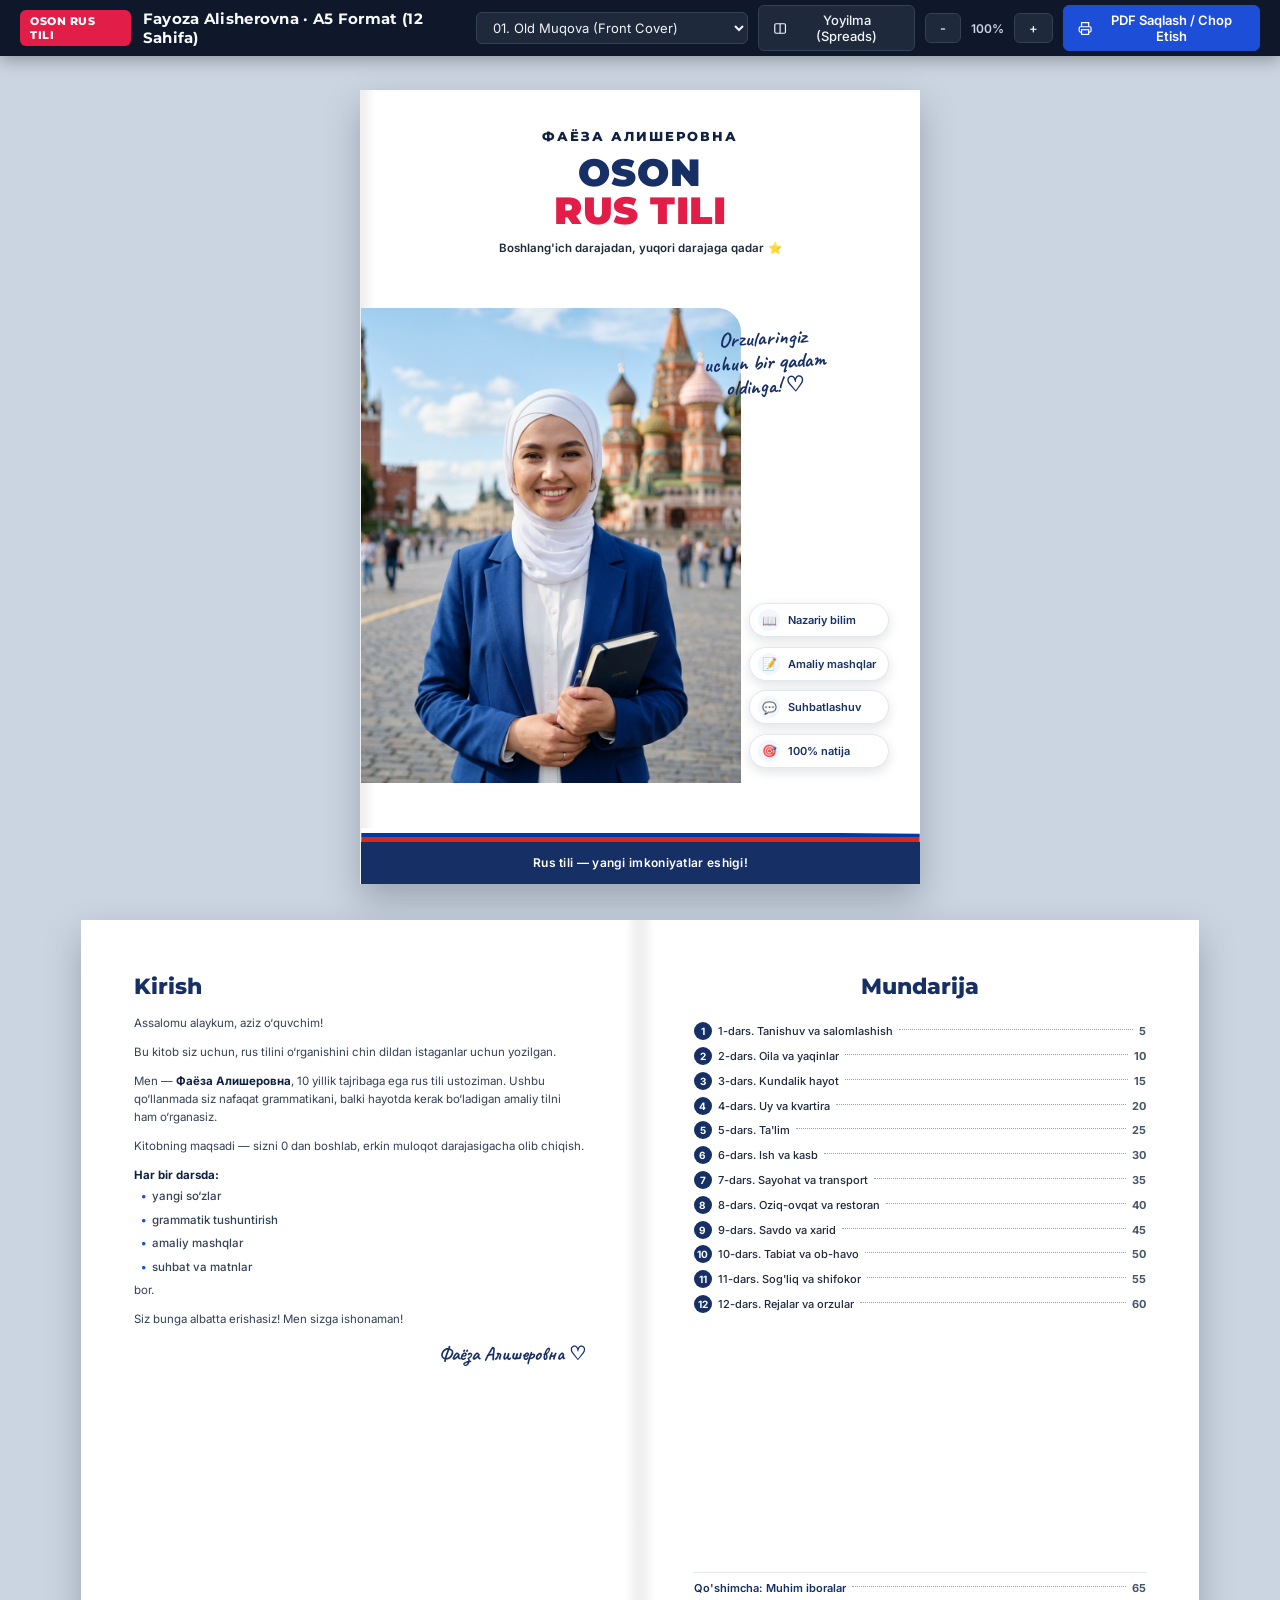
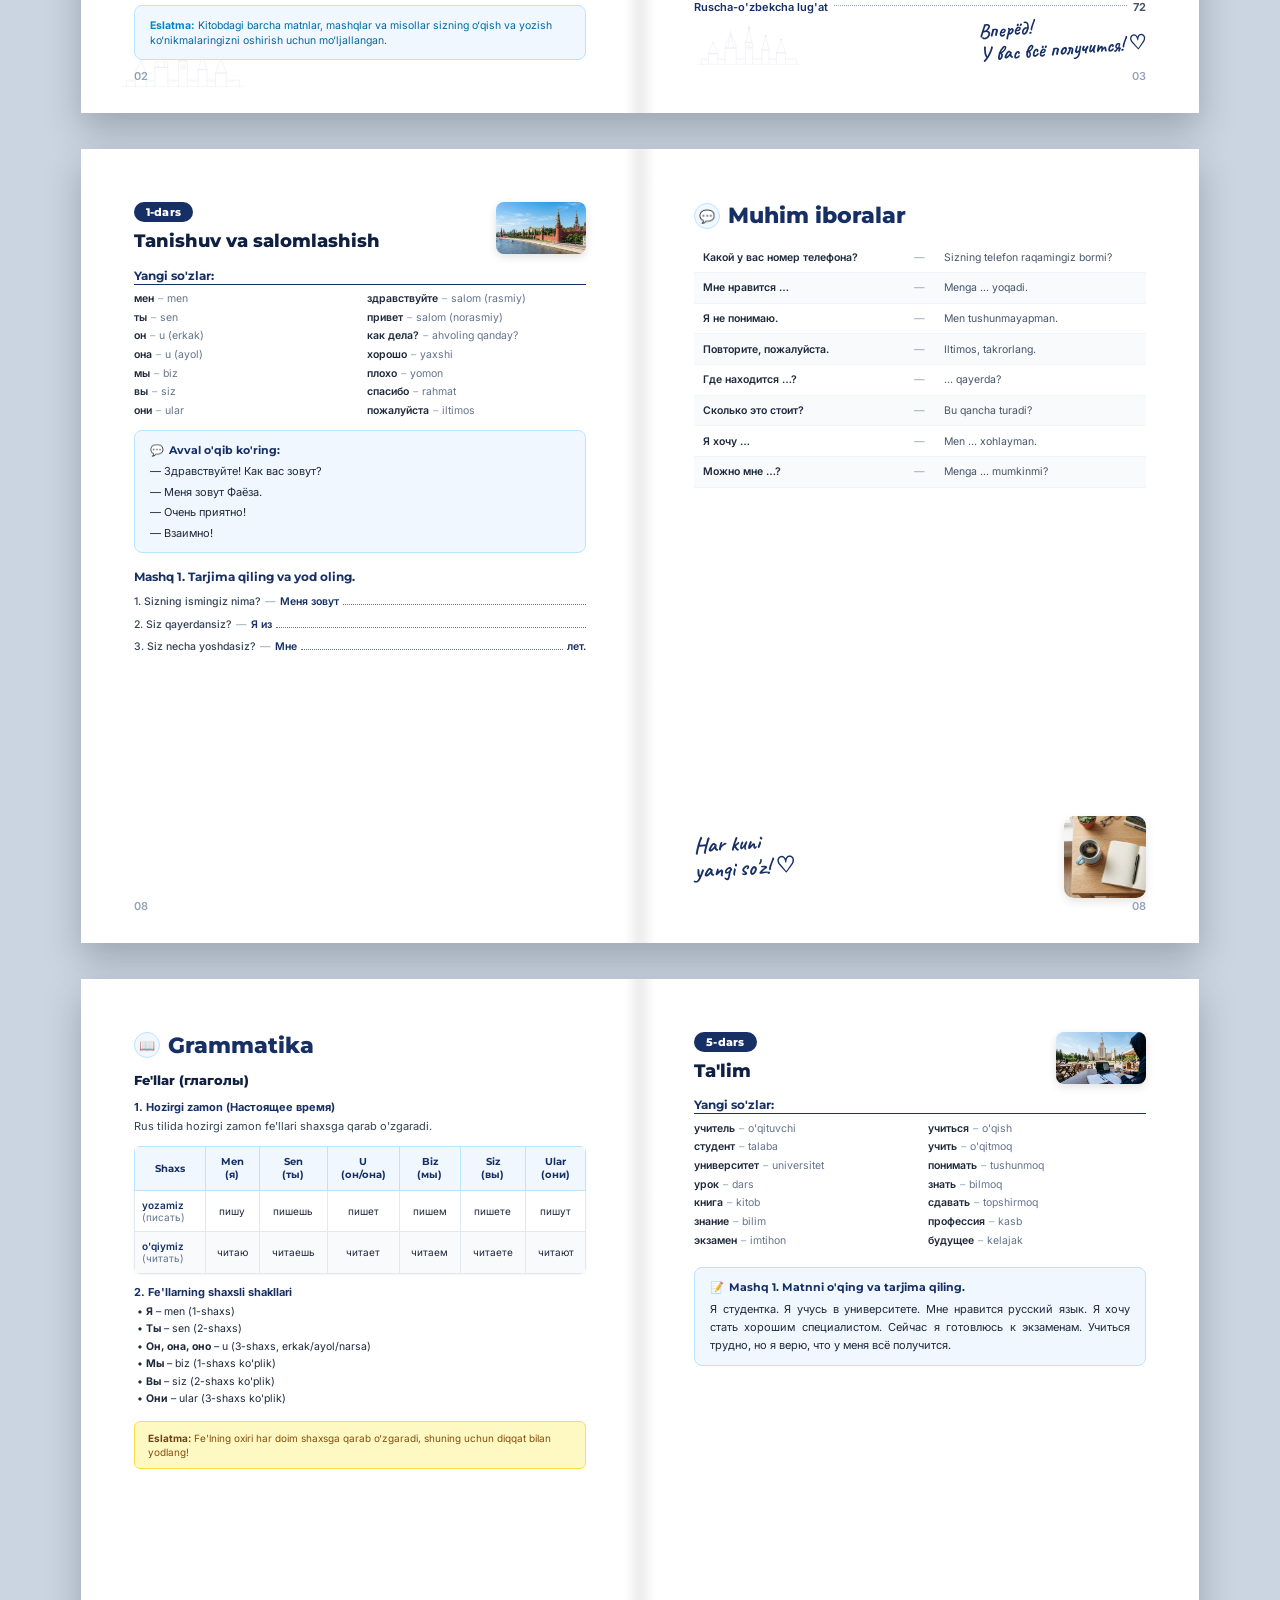
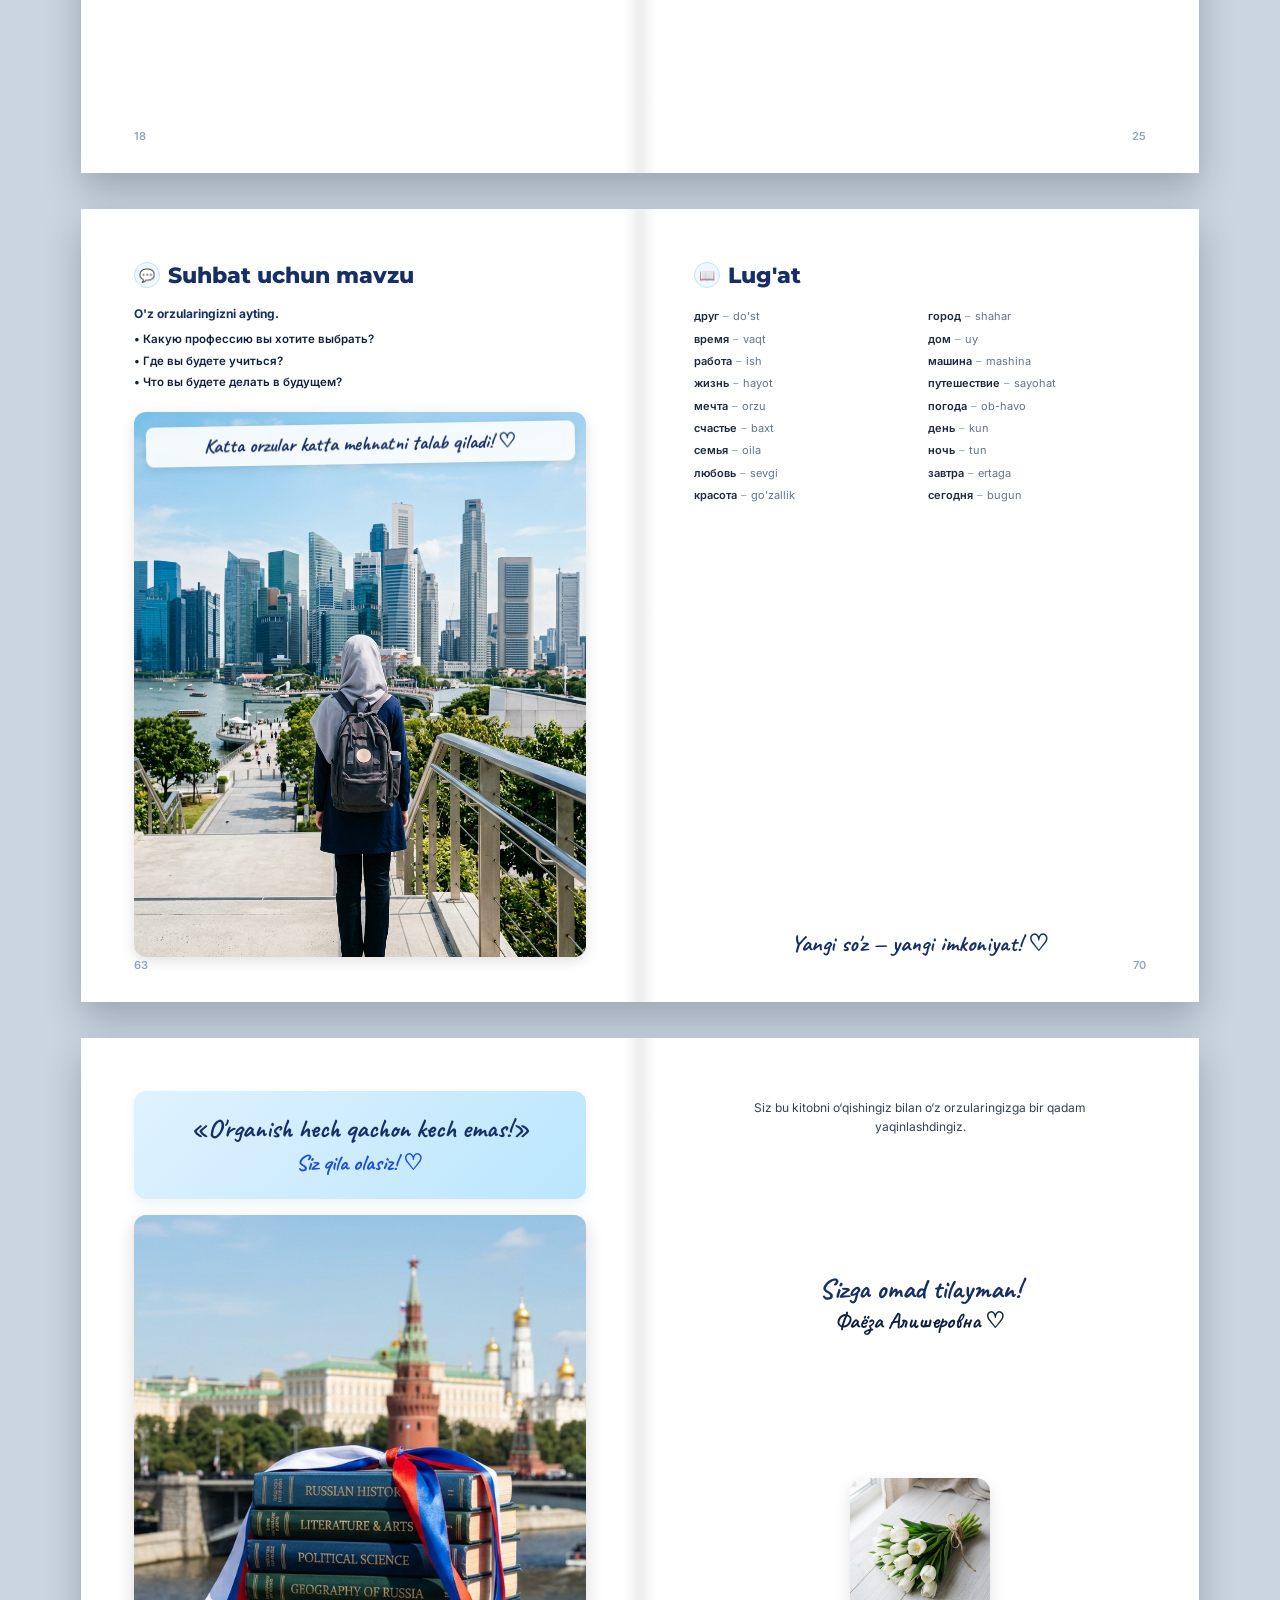
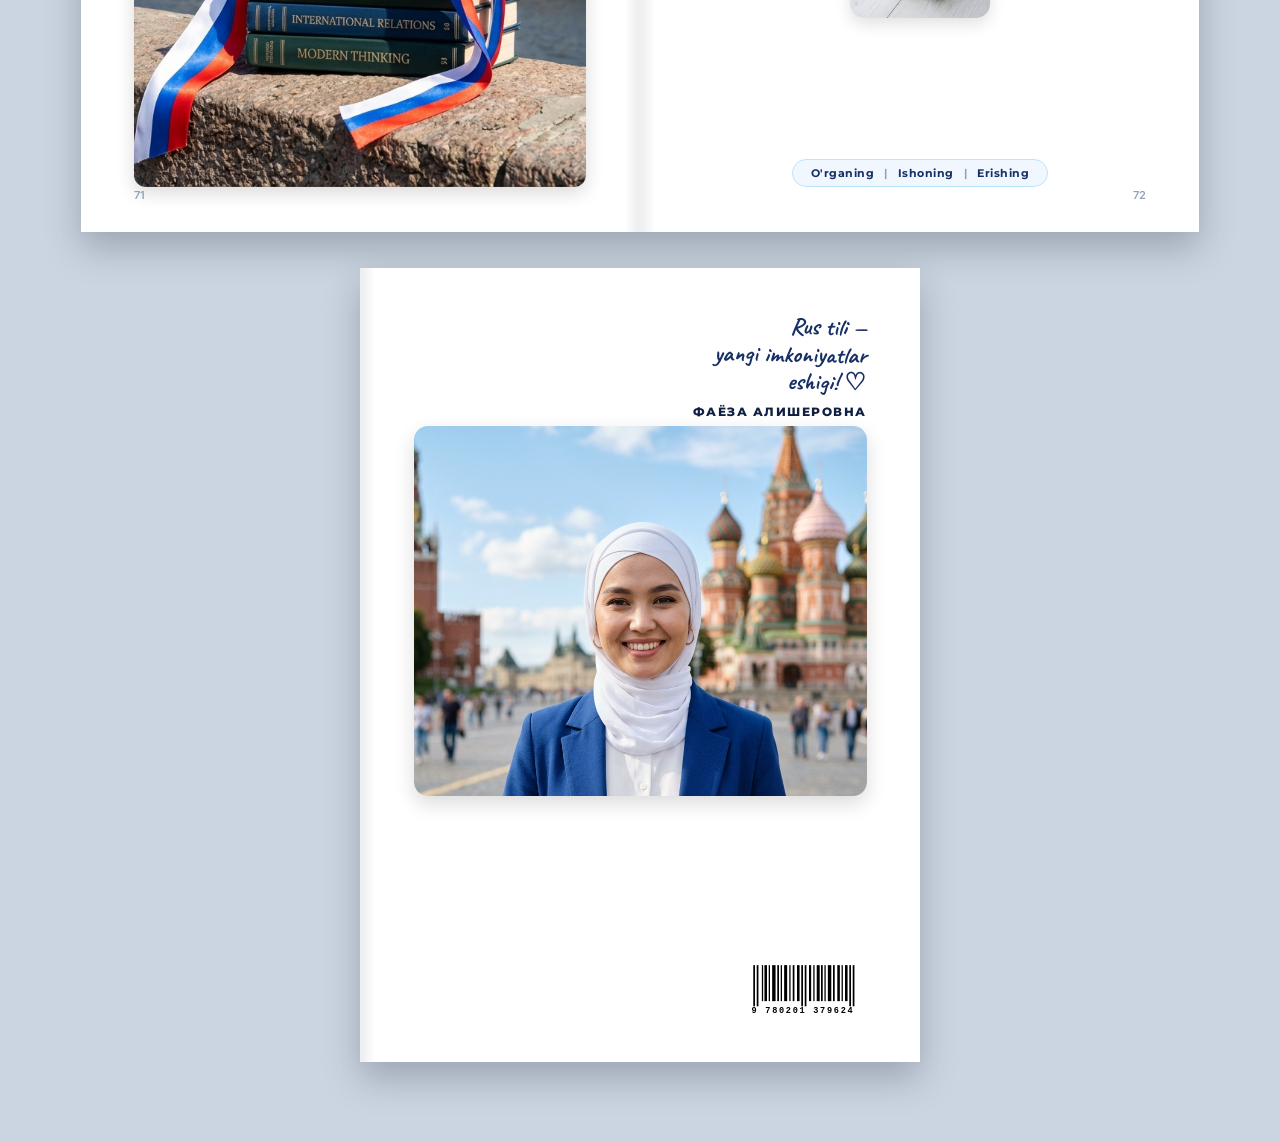
<file: fayoza-kitobi/kitob2-design/index.html>
<!DOCTYPE html>
<html lang="uz">
<head>
  <meta charset="UTF-8">
  <meta name="viewport" content="width=device-width, initial-scale=1.0">
  <title>OSON RUS TILI — Fayoza Alisherovna (Kitob 2 Dizayni)</title>
  <link rel="stylesheet" href="styles/booklet2.css">
</head>
<body>

  <!-- ============================================================
       TOP CONTROLS BAR (Screen only)
       ============================================================ -->
  <header class="controls-bar">
    <div class="brand-title">
      <span class="brand-badge">OSON RUS TILI</span>
      <h1>Fayoza Alisherovna · A5 Format (12 Sahifa)</h1>
    </div>

    <div class="btn-group">
      <!-- Jump to Page Select -->
      <select id="jumpPageSelect" class="page-select" title="Sahifaga o'tish">
        <option value="page-1">01. Old Muqova (Front Cover)</option>
        <option value="page-2">02. Kirish (So'zboshi)</option>
        <option value="page-3">03. Mundarija</option>
        <option value="page-4">04. 1-dars: Tanishuv va salomlashish</option>
        <option value="page-5">05. Muhim iboralar</option>
        <option value="page-6">06. Grammatika: Fe'llar</option>
        <option value="page-7">07. 5-dars: Ta'lim</option>
        <option value="page-8">08. Suhbat uchun mavzu</option>
        <option value="page-9">09. Lug'at (Ruscha - O'zbekcha)</option>
        <option value="page-10">10. Motivatsiya (Orzular)</option>
        <option value="page-11">11. Xulosa va tilaklar</option>
        <option value="page-12">12. Orqa Muqova (Back Cover)</option>
      </select>

      <!-- Toggle View Mode -->
      <button id="toggleSpreadBtn" class="control-btn" title="Yoyilma yoki bittalik sahifa rejimi">
        <svg width="15" height="15" viewBox="0 0 24 24" fill="none" stroke="currentColor" stroke-width="2"><rect x="3" y="4" width="18" height="16" rx="2"/><line x1="12" y1="4" x2="12" y2="20"/></svg>
        <span id="spreadBtnText">Yoyilma (Spreads)</span>
      </button>

      <!-- Zoom buttons -->
      <button id="zoomOutBtn" class="control-btn" title="Kichraytirish">-</button>
      <span id="zoomLevelText" style="font-size: 12px; color: #cbd5e1; font-weight: 600;">100%</span>
      <button id="zoomInBtn" class="control-btn" title="Kattalashtirish">+</button>

      <!-- Print / Save PDF -->
      <button id="printBtn" class="control-btn primary" title="A5 PDF qilib saqlash">
        <svg width="15" height="15" viewBox="0 0 24 24" fill="none" stroke="currentColor" stroke-width="2"><polyline points="6 9 6 2 18 2 18 9"></polyline><path d="M6 18H4a2 2 0 0 1-2-2v-5a2 2 0 0 1 2-2h16a2 2 0 0 1 2 2v5a2 2 0 0 1-2 2h-2"></path><rect x="6" y="14" width="12" height="8"></rect></svg>
        <span>PDF Saqlash / Chop Etish</span>
      </button>
    </div>
  </header>


  <!-- ============================================================
       MAIN BOOKLET STAGE
       ============================================================ -->
  <main class="booklet-stage spreads-mode" id="bookletStage">

    <!-- ==========================================================
         SPREAD 1: PAGE 1 (Front Cover)
         ========================================================== -->
    <div class="spread-wrapper" id="spread-1">
      <section class="page cover-page right-page" id="page-1">
        <!-- Top Author & Title -->
        <div class="cover-header">
          <div class="cover-author">ФАЁЗА АЛИШЕРОВНА</div>
          <div class="cover-title">
            <span class="t-oson">OSON</span>
            <span class="t-rustili">RUS TILI</span>
          </div>
          <div class="cover-subtitle">
            Boshlang'ich darajadan, yuqori darajaga qadar <span class="star">⭐</span>
          </div>
        </div>

        <!-- Cover Body with Teacher Portrait, Handwritten note & Feature Pills -->
        <div class="cover-body">
          <div class="cover-photo-container">
            <img src="assets/images/cover_author.jpg" alt="Fayoza Alisherovna" loading="eager">
          </div>

          <div class="cover-handwritten">
            <p class="handwritten">Orzularingiz<br>uchun bir qadam<br>oldinga! ♡</p>
          </div>

          <div class="cover-features">
            <div class="feature-pill">
              <span class="pill-icon">📖</span>
              <span>Nazariy bilim</span>
            </div>
            <div class="feature-pill">
              <span class="pill-icon">📝</span>
              <span>Amaliy mashqlar</span>
            </div>
            <div class="feature-pill">
              <span class="pill-icon">💬</span>
              <span>Suhbatlashuv</span>
            </div>
            <div class="feature-pill">
              <span class="pill-icon">🎯</span>
              <span>100% natija</span>
            </div>
          </div>
        </div>

        <!-- Bottom Russian Tricolor & Bar -->
        <div class="cover-footer">
          <div class="russian-tricolor-ribbon"></div>
          <div class="cover-bottom-bar">
            Rus tili — yangi imkoniyatlar eshigi!
          </div>
        </div>
      </section>
    </div>


    <!-- ==========================================================
         SPREAD 2: PAGE 2 (Kirish) & PAGE 3 (Mundarija)
         ========================================================== -->
    <div class="spread-wrapper" id="spread-2">
      <!-- PAGE 2: KIRISH -->
      <section class="page left-page" id="page-2">
        <h1 class="section-title">Kirish</h1>

        <div class="kirish-content">
          <p>Assalomu alaykum, aziz o‘quvchim!</p>
          <p>Bu kitob siz uchun, rus tilini o‘rganishini chin dildan istaganlar uchun yozilgan.</p>
          <p>Men — <strong>Фаёза Алишеровна</strong>, 10 yillik tajribaga ega rus tili ustoziman. Ushbu qo‘llanmada siz nafaqat grammatikani, balki hayotda kerak bo‘ladigan amaliy tilni ham o‘rganasiz.</p>
          <p>Kitobning maqsadi — sizni 0 dan boshlab, erkin muloqot darajasigacha olib chiqish.</p>

          <div>
            <p><strong>Har bir darsda:</strong></p>
            <ul class="kirish-list">
              <li>yangi so‘zlar</li>
              <li>grammatik tushuntirish</li>
              <li>amaliy mashqlar</li>
              <li>suhbat va matnlar</li>
            </ul>
            <p style="margin-top: 1.5mm;">bor.</p>
          </div>

          <p>Siz bunga albatta erishasiz! Men sizga ishonaman!</p>

          <div class="kirish-signature handwritten">
            Фаёза Алишеровна ♡
          </div>
        </div>

        <!-- Faint Kremlin Sketch Background -->
        <img src="assets/images/kremlin_sketch.svg" class="kirish-sketch-bg" alt="Kremlin Sketch">

        <!-- Callout Box -->
        <div class="callout-box">
          <strong>Eslatma:</strong> Kitobdagi barcha matnlar, mashqlar va misollar sizning o‘qish va yozish ko‘nikmalaringizni oshirish uchun mo‘ljallangan.
        </div>

        <div class="page-num">02</div>
      </section>

      <!-- PAGE 3: MUNDARIJA -->
      <section class="page right-page" id="page-3">
        <h1 class="section-title" style="justify-content: center;">Mundarija</h1>

        <div class="toc-list">
          <div class="toc-item">
            <span class="toc-badge">1</span>
            <span class="toc-name">1-dars. Tanishuv va salomlashish</span>
            <span class="toc-leader"></span>
            <span class="toc-page">5</span>
          </div>
          <div class="toc-item">
            <span class="toc-badge">2</span>
            <span class="toc-name">2-dars. Oila va yaqinlar</span>
            <span class="toc-leader"></span>
            <span class="toc-page">10</span>
          </div>
          <div class="toc-item">
            <span class="toc-badge">3</span>
            <span class="toc-name">3-dars. Kundalik hayot</span>
            <span class="toc-leader"></span>
            <span class="toc-page">15</span>
          </div>
          <div class="toc-item">
            <span class="toc-badge">4</span>
            <span class="toc-name">4-dars. Uy va kvartira</span>
            <span class="toc-leader"></span>
            <span class="toc-page">20</span>
          </div>
          <div class="toc-item">
            <span class="toc-badge">5</span>
            <span class="toc-name">5-dars. Ta'lim</span>
            <span class="toc-leader"></span>
            <span class="toc-page">25</span>
          </div>
          <div class="toc-item">
            <span class="toc-badge">6</span>
            <span class="toc-name">6-dars. Ish va kasb</span>
            <span class="toc-leader"></span>
            <span class="toc-page">30</span>
          </div>
          <div class="toc-item">
            <span class="toc-badge">7</span>
            <span class="toc-name">7-dars. Sayohat va transport</span>
            <span class="toc-leader"></span>
            <span class="toc-page">35</span>
          </div>
          <div class="toc-item">
            <span class="toc-badge">8</span>
            <span class="toc-name">8-dars. Oziq-ovqat va restoran</span>
            <span class="toc-leader"></span>
            <span class="toc-page">40</span>
          </div>
          <div class="toc-item">
            <span class="toc-badge">9</span>
            <span class="toc-name">9-dars. Savdo va xarid</span>
            <span class="toc-leader"></span>
            <span class="toc-page">45</span>
          </div>
          <div class="toc-item">
            <span class="toc-badge">10</span>
            <span class="toc-name">10-dars. Tabiat va ob-havo</span>
            <span class="toc-leader"></span>
            <span class="toc-page">50</span>
          </div>
          <div class="toc-item">
            <span class="toc-badge">11</span>
            <span class="toc-name">11-dars. Sog'liq va shifokor</span>
            <span class="toc-leader"></span>
            <span class="toc-page">55</span>
          </div>
          <div class="toc-item">
            <span class="toc-badge">12</span>
            <span class="toc-name">12-dars. Rejalar va orzular</span>
            <span class="toc-leader"></span>
            <span class="toc-page">60</span>
          </div>
        </div>

        <div class="toc-extra">
          <div class="toc-extra-item">
            <span>Qo'shimcha: Muhim iboralar</span>
            <span class="toc-leader"></span>
            <span class="toc-page">65</span>
          </div>
          <div class="toc-extra-item">
            <span>Ruscha-o'zbekcha lug'at</span>
            <span class="toc-leader"></span>
            <span class="toc-page">72</span>
          </div>
        </div>

        <!-- Bottom Sketch & Motivational text -->
        <div class="toc-bottom-row">
          <img src="assets/images/kremlin_sketch.svg" class="toc-sketch" alt="Kremlin Spire">
          <div class="toc-handwritten handwritten">
            Вперёд!<br>У вас всё получится! ♡
          </div>
        </div>

        <div class="page-num">03</div>
      </section>
    </div>


    <!-- ==========================================================
         SPREAD 3: PAGE 4 (1-dars) & PAGE 5 (Muhim iboralar)
         ========================================================== -->
    <div class="spread-wrapper" id="spread-3">
      <!-- PAGE 4: 1-DARS -->
      <section class="page left-page" id="page-4">
        <!-- Top Bar with Badge, Title and Mini Photo -->
        <div class="lesson-top-bar">
          <div class="lesson-title-block">
            <span class="lesson-badge">1-dars</span>
            <h2 class="lesson-title">Tanishuv va salomlashish</h2>
          </div>
          <div class="lesson-top-img">
            <img src="assets/images/kremlin_small.jpg" alt="Moskva Kreml">
          </div>
        </div>

        <!-- Section: Yangi so'zlar -->
        <div class="sub-header">Yangi so'zlar:</div>
        <div class="vocab-grid">
          <div class="vocab-row"><span class="vocab-ru">мен</span><span class="vocab-dash">–</span><span class="vocab-uz">men</span></div>
          <div class="vocab-row"><span class="vocab-ru">здравствуйте</span><span class="vocab-dash">–</span><span class="vocab-uz">salom (rasmiy)</span></div>
          <div class="vocab-row"><span class="vocab-ru">ты</span><span class="vocab-dash">–</span><span class="vocab-uz">sen</span></div>
          <div class="vocab-row"><span class="vocab-ru">привет</span><span class="vocab-dash">–</span><span class="vocab-uz">salom (norasmiy)</span></div>
          <div class="vocab-row"><span class="vocab-ru">он</span><span class="vocab-dash">–</span><span class="vocab-uz">u (erkak)</span></div>
          <div class="vocab-row"><span class="vocab-ru">как дела?</span><span class="vocab-dash">–</span><span class="vocab-uz">ahvoling qanday?</span></div>
          <div class="vocab-row"><span class="vocab-ru">она</span><span class="vocab-dash">–</span><span class="vocab-uz">u (ayol)</span></div>
          <div class="vocab-row"><span class="vocab-ru">хорошо</span><span class="vocab-dash">–</span><span class="vocab-uz">yaxshi</span></div>
          <div class="vocab-row"><span class="vocab-ru">мы</span><span class="vocab-dash">–</span><span class="vocab-uz">biz</span></div>
          <div class="vocab-row"><span class="vocab-ru">плохо</span><span class="vocab-dash">–</span><span class="vocab-uz">yomon</span></div>
          <div class="vocab-row"><span class="vocab-ru">вы</span><span class="vocab-dash">–</span><span class="vocab-uz">siz</span></div>
          <div class="vocab-row"><span class="vocab-ru">спасибо</span><span class="vocab-dash">–</span><span class="vocab-uz">rahmat</span></div>
          <div class="vocab-row"><span class="vocab-ru">они</span><span class="vocab-dash">–</span><span class="vocab-uz">ular</span></div>
          <div class="vocab-row"><span class="vocab-ru">пожалуйста</span><span class="vocab-dash">–</span><span class="vocab-uz">iltimos</span></div>
        </div>

        <!-- Dialog Card -->
        <div class="dialog-card">
          <div class="dialog-card-title">
            <span>💬</span>
            <span>Avval o'qib ko'ring:</span>
          </div>
          <div class="dialog-lines">
            <div class="dialog-line">— Здравствуйте! Как вас зовут?</div>
            <div class="dialog-line">— Меня зовут Фаёза.</div>
            <div class="dialog-line">— Очень приятно!</div>
            <div class="dialog-line">— Взаимно!</div>
          </div>
        </div>

        <!-- Exercise 1 -->
        <div class="exercise-block">
          <div class="exercise-title">Mashq 1. Tarjima qiling va yod oling.</div>
          <div class="exercise-list">
            <div class="exercise-item">
              <span class="q-uz">1. Sizning ismingiz nima?</span>
              <span class="vocab-dash">—</span>
              <span class="ans-ru">Меня зовут</span>
              <span class="write-line"></span>
            </div>
            <div class="exercise-item">
              <span class="q-uz">2. Siz qayerdansiz?</span>
              <span class="vocab-dash">—</span>
              <span class="ans-ru">Я из</span>
              <span class="write-line"></span>
            </div>
            <div class="exercise-item">
              <span class="q-uz">3. Siz necha yoshdasiz?</span>
              <span class="vocab-dash">—</span>
              <span class="ans-ru">Мне</span>
              <span class="write-line" style="min-width: 25px;"></span>
              <span class="ans-ru">лет.</span>
            </div>
          </div>
        </div>

        <div class="page-num">08</div>
      </section>

      <!-- PAGE 5: MUHIM IBORALAR -->
      <section class="page right-page" id="page-5">
        <div class="section-header-icon">
          <div class="icon-circle">💬</div>
          <h2 class="section-title" style="margin-bottom: 0;">Muhim iboralar</h2>
        </div>

        <table class="phrases-table">
          <tr>
            <td class="col-ru">Какой у вас номер телефона?</td>
            <td class="col-dash">—</td>
            <td class="col-uz">Sizning telefon raqamingiz bormi?</td>
          </tr>
          <tr>
            <td class="col-ru">Мне нравится …</td>
            <td class="col-dash">—</td>
            <td class="col-uz">Menga … yoqadi.</td>
          </tr>
          <tr>
            <td class="col-ru">Я не понимаю.</td>
            <td class="col-dash">—</td>
            <td class="col-uz">Men tushunmayapman.</td>
          </tr>
          <tr>
            <td class="col-ru">Повторите, пожалуйста.</td>
            <td class="col-dash">—</td>
            <td class="col-uz">Iltimos, takrorlang.</td>
          </tr>
          <tr>
            <td class="col-ru">Где находится …?</td>
            <td class="col-dash">—</td>
            <td class="col-uz">… qayerda?</td>
          </tr>
          <tr>
            <td class="col-ru">Сколько это стоит?</td>
            <td class="col-dash">—</td>
            <td class="col-uz">Bu qancha turadi?</td>
          </tr>
          <tr>
            <td class="col-ru">Я хочу …</td>
            <td class="col-dash">—</td>
            <td class="col-uz">Men … xohlayman.</td>
          </tr>
          <tr>
            <td class="col-ru">Можно мне …?</td>
            <td class="col-dash">—</td>
            <td class="col-uz">Menga … mumkinmi?</td>
          </tr>
        </table>

        <!-- Bottom Split with Cursive Quote & Study Coffee Photo -->
        <div class="phrases-bottom-split">
          <div class="phrases-quote handwritten">
            Har kuni<br>yangi so'z! ♡
          </div>
          <div class="phrases-img">
            <img src="assets/images/study_coffee.jpg" alt="Kofe va daftar">
          </div>
        </div>

        <div class="page-num">08</div>
      </section>
    </div>


    <!-- ==========================================================
         SPREAD 4: PAGE 6 (Grammatika) & PAGE 7 (5-dars: Ta'lim)
         ========================================================== -->
    <div class="spread-wrapper" id="spread-4">
      <!-- PAGE 6: GRAMMATIKA -->
      <section class="page left-page" id="page-6">
        <div class="section-header-icon">
          <div class="icon-circle">📖</div>
          <h2 class="section-title" style="margin-bottom: 0;">Grammatika</h2>
        </div>

        <div class="grammar-block">
          <div style="font-family: var(--font-heading); font-size: 13px; font-weight: 800; color: var(--c-navy-dark);">
            Fe'llar (глаголы)
          </div>

          <div>
            <div style="font-size: 11px; font-weight: 700; color: var(--c-navy); margin-bottom: 1.5mm;">
              1. Hozirgi zamon (Настоящее время)
            </div>
            <p class="grammar-sub">
              Rus tilida hozirgi zamon fe'llari shaxsga qarab o'zgaradi.
            </p>
          </div>

          <!-- Conjugation Table -->
          <table class="grammar-table">
            <thead>
              <tr>
                <th>Shaxs</th>
                <th>Men<br>(я)</th>
                <th>Sen<br>(ты)</th>
                <th>U<br>(он/она)</th>
                <th>Biz<br>(мы)</th>
                <th>Siz<br>(вы)</th>
                <th>Ular<br>(они)</th>
              </tr>
            </thead>
            <tbody>
              <tr>
                <td>yozamiz<br><span style="color: #64748b; font-weight: normal;">(писать)</span></td>
                <td>пишу</td>
                <td>пишешь</td>
                <td>пишет</td>
                <td>пишем</td>
                <td>пишете</td>
                <td>пишут</td>
              </tr>
              <tr>
                <td>o'qiymiz<br><span style="color: #64748b; font-weight: normal;">(читать)</span></td>
                <td>читаю</td>
                <td>читаешь</td>
                <td>читает</td>
                <td>читаем</td>
                <td>читаете</td>
                <td>читают</td>
              </tr>
            </tbody>
          </table>

          <!-- Section 2 -->
          <div>
            <div style="font-size: 11px; font-weight: 700; color: var(--c-navy); margin-bottom: 1.5mm;">
              2. Fe'llarning shaxsli shakllari
            </div>
            <div class="grammar-shaxs-list">
              <div>• <strong>Я</strong> – men (1-shaxs)</div>
              <div>• <strong>Ты</strong> – sen (2-shaxs)</div>
              <div>• <strong>Он, она, оно</strong> – u (3-shaxs, erkak/ayol/narsa)</div>
              <div>• <strong>Мы</strong> – biz (1-shaxs ko'plik)</div>
              <div>• <strong>Вы</strong> – siz (2-shaxs ko'plik)</div>
              <div>• <strong>Они</strong> – ular (3-shaxs ko'plik)</div>
            </div>
          </div>

          <!-- Yellow Eslatma Box -->
          <div class="note-yellow">
            <strong>Eslatma:</strong> Fe'lning oxiri har doim shaxsga qarab o‘zgaradi, shuning uchun diqqat bilan yodlang!
          </div>
        </div>

        <div class="page-num">18</div>
      </section>

      <!-- PAGE 7: 5-DARS: TA'LIM -->
      <section class="page right-page" id="page-7">
        <div class="lesson-top-bar">
          <div class="lesson-title-block">
            <span class="lesson-badge">5-dars</span>
            <h2 class="lesson-title">Ta'lim</h2>
          </div>
          <div class="lesson-top-img">
            <img src="assets/images/mgu_university.jpg" alt="MGU Universiteti">
          </div>
        </div>

        <div class="sub-header">Yangi so'zlar:</div>
        <div class="vocab-grid">
          <div class="vocab-row"><span class="vocab-ru">учитель</span><span class="vocab-dash">–</span><span class="vocab-uz">o'qituvchi</span></div>
          <div class="vocab-row"><span class="vocab-ru">учиться</span><span class="vocab-dash">–</span><span class="vocab-uz">o'qish</span></div>
          <div class="vocab-row"><span class="vocab-ru">студент</span><span class="vocab-dash">–</span><span class="vocab-uz">talaba</span></div>
          <div class="vocab-row"><span class="vocab-ru">учить</span><span class="vocab-dash">–</span><span class="vocab-uz">o'qitmoq</span></div>
          <div class="vocab-row"><span class="vocab-ru">университет</span><span class="vocab-dash">–</span><span class="vocab-uz">universitet</span></div>
          <div class="vocab-row"><span class="vocab-ru">понимать</span><span class="vocab-dash">–</span><span class="vocab-uz">tushunmoq</span></div>
          <div class="vocab-row"><span class="vocab-ru">урок</span><span class="vocab-dash">–</span><span class="vocab-uz">dars</span></div>
          <div class="vocab-row"><span class="vocab-ru">знать</span><span class="vocab-dash">–</span><span class="vocab-uz">bilmoq</span></div>
          <div class="vocab-row"><span class="vocab-ru">книга</span><span class="vocab-dash">–</span><span class="vocab-uz">kitob</span></div>
          <div class="vocab-row"><span class="vocab-ru">сдавать</span><span class="vocab-dash">–</span><span class="vocab-uz">topshirmoq</span></div>
          <div class="vocab-row"><span class="vocab-ru">знание</span><span class="vocab-dash">–</span><span class="vocab-uz">bilim</span></div>
          <div class="vocab-row"><span class="vocab-ru">профессия</span><span class="vocab-dash">–</span><span class="vocab-uz">kasb</span></div>
          <div class="vocab-row"><span class="vocab-ru">экзамен</span><span class="vocab-dash">–</span><span class="vocab-uz">imtihon</span></div>
          <div class="vocab-row"><span class="vocab-ru">будущее</span><span class="vocab-dash">–</span><span class="vocab-uz">kelajak</span></div>
        </div>

        <!-- Reading & Translation Exercise -->
        <div class="dialog-card" style="margin-top: 2mm;">
          <div class="dialog-card-title">
            <span>📝</span>
            <span>Mashq 1. Matnni o'qing va tarjima qiling.</span>
          </div>
          <p style="font-size: 11px; line-height: 1.6; color: #1e293b; text-align: justify;">
            Я студентка. Я учусь в университете. Мне нравится русский язык. Я хочу стать хорошим специалистом. Сейчас я готовлюсь к экзаменам. Учиться трудно, но я верю, что у меня всё получится.
          </p>
        </div>

        <div class="page-num">25</div>
      </section>
    </div>


    <!-- ==========================================================
         SPREAD 5: PAGE 8 (Suhbat mavzusi) & PAGE 9 (Lug'at)
         ========================================================== -->
    <div class="spread-wrapper" id="spread-5">
      <!-- PAGE 8: SUHBAT UCHUN MAVZU -->
      <section class="page left-page" id="page-8">
        <div class="section-header-icon">
          <div class="icon-circle">💬</div>
          <h2 class="section-title" style="margin-bottom: 0;">Suhbat uchun mavzu</h2>
        </div>

        <div style="font-size: 12px; font-weight: 700; color: var(--c-navy); margin-top: 1mm;">
          O'z orzularingizni ayting.
        </div>

        <div class="suhbat-questions">
          <div>• Какую профессию вы хотите выбрать?</div>
          <div>• Где вы будете учиться?</div>
          <div>• Что вы будете делать в будущем?</div>
        </div>

        <!-- Photo & Floating Cursive Banner -->
        <div class="suhbat-split">
          <img src="assets/images/city_dreams.jpg" alt="Shahar orzulari">
          <div class="suhbat-quote-floating handwritten">
            Katta orzular katta mehnatni talab qiladi! ♡
          </div>
        </div>

        <div class="page-num">63</div>
      </section>

      <!-- PAGE 9: LUG'AT -->
      <section class="page right-page" id="page-9">
        <div class="section-header-icon">
          <div class="icon-circle">📖</div>
          <h2 class="section-title" style="margin-bottom: 0;">Lug'at</h2>
        </div>

        <div class="vocab-grid" style="grid-template-columns: 1fr 1fr; margin-top: 2mm; gap: 2.2mm 4mm; font-size: 11px;">
          <div class="vocab-row"><span class="vocab-ru">друг</span><span class="vocab-dash">–</span><span class="vocab-uz">do'st</span></div>
          <div class="vocab-row"><span class="vocab-ru">город</span><span class="vocab-dash">–</span><span class="vocab-uz">shahar</span></div>
          <div class="vocab-row"><span class="vocab-ru">время</span><span class="vocab-dash">–</span><span class="vocab-uz">vaqt</span></div>
          <div class="vocab-row"><span class="vocab-ru">дом</span><span class="vocab-dash">–</span><span class="vocab-uz">uy</span></div>
          <div class="vocab-row"><span class="vocab-ru">работа</span><span class="vocab-dash">–</span><span class="vocab-uz">ish</span></div>
          <div class="vocab-row"><span class="vocab-ru">машина</span><span class="vocab-dash">–</span><span class="vocab-uz">mashina</span></div>
          <div class="vocab-row"><span class="vocab-ru">жизнь</span><span class="vocab-dash">–</span><span class="vocab-uz">hayot</span></div>
          <div class="vocab-row"><span class="vocab-ru">путешествие</span><span class="vocab-dash">–</span><span class="vocab-uz">sayohat</span></div>
          <div class="vocab-row"><span class="vocab-ru">мечта</span><span class="vocab-dash">–</span><span class="vocab-uz">orzu</span></div>
          <div class="vocab-row"><span class="vocab-ru">погода</span><span class="vocab-dash">–</span><span class="vocab-uz">ob-havo</span></div>
          <div class="vocab-row"><span class="vocab-ru">счастье</span><span class="vocab-dash">–</span><span class="vocab-uz">baxt</span></div>
          <div class="vocab-row"><span class="vocab-ru">день</span><span class="vocab-dash">–</span><span class="vocab-uz">kun</span></div>
          <div class="vocab-row"><span class="vocab-ru">семья</span><span class="vocab-dash">–</span><span class="vocab-uz">oila</span></div>
          <div class="vocab-row"><span class="vocab-ru">ночь</span><span class="vocab-dash">–</span><span class="vocab-uz">tun</span></div>
          <div class="vocab-row"><span class="vocab-ru">любовь</span><span class="vocab-dash">–</span><span class="vocab-uz">sevgi</span></div>
          <div class="vocab-row"><span class="vocab-ru">завтра</span><span class="vocab-dash">–</span><span class="vocab-uz">ertaga</span></div>
          <div class="vocab-row"><span class="vocab-ru">красота</span><span class="vocab-dash">–</span><span class="vocab-uz">go'zallik</span></div>
          <div class="vocab-row"><span class="vocab-ru">сегодня</span><span class="vocab-dash">–</span><span class="vocab-uz">bugun</span></div>
        </div>

        <div style="margin-top: auto; padding-top: 4mm; text-align: center;">
          <div class="handwritten" style="font-size: 23px; color: var(--c-navy);">
            Yangi so'z — yangi imkoniyat! ♡
          </div>
        </div>

        <div class="page-num">70</div>
      </section>
    </div>


    <!-- ==========================================================
         SPREAD 6: PAGE 10 (Motivatsiya) & PAGE 11 (Xulosa va tilaklar)
         ========================================================== -->
    <div class="spread-wrapper" id="spread-6">
      <!-- PAGE 10: MOTIVATSIYA -->
      <section class="page left-page" id="page-10">
        <!-- Top Sky Blue Card -->
        <div class="motiv-card">
          <h2 class="handwritten">«O'rganish hech qachon kech emas!»</h2>
          <p class="handwritten">Siz qila olasiz! ♡</p>
        </div>

        <!-- Photo with Kremlin & Books -->
        <div class="motiv-img-box">
          <img src="assets/images/red_square_books.jpg" alt="Kitoblar va Moskva daryosi">
        </div>

        <div class="page-num">71</div>
      </section>

      <!-- PAGE 11: XULOSA VA TILAKLAR -->
      <section class="page right-page xulosa-page" id="page-11">
        <p class="xulosa-text-top">
          Siz bu kitobni o‘qishingiz bilan o‘z orzularingizga bir qadam yaqinlashdingiz.
        </p>

        <div>
          <div class="xulosa-hand-title handwritten">
            Sizga omad tilayman!
          </div>
          <div class="xulosa-signature handwritten">
            Фаёза Алишеровна ♡
          </div>
        </div>

        <!-- Bouquet of White Tulips -->
        <div class="xulosa-tulips">
          <img src="assets/images/white_tulips.jpg" alt="Oq lola guldastasi">
        </div>

        <!-- 3 Values Pills -->
        <div class="xulosa-pills">
          <span>O'rganing</span>
          <span>Ishoning</span>
          <span>Erishing</span>
        </div>

        <div class="page-num">72</div>
      </section>
    </div>


    <!-- ==========================================================
         SPREAD 7: PAGE 12 (Back Cover)
         ========================================================== -->
    <div class="spread-wrapper" id="spread-7">
      <section class="page back-cover-page right-page" id="page-12">
        <div class="back-cover-top">
          <div class="back-slogan handwritten">
            Rus tili —<br>yangi imkoniyatlar<br>eshigi! ♡
          </div>
          <div class="back-author">
            ФАЁЗА АЛИШЕРОВНА
          </div>
        </div>

        <!-- Author Photo in Blue Blazer -->
        <div class="back-author-photo">
          <img src="assets/images/cover_author.jpg" alt="Fayoza Alisherovna">
        </div>

        <!-- Bottom Barcode -->
        <div class="back-cover-bottom">
          <div class="barcode-box">
            <img src="assets/images/barcode.svg" alt="ISBN Barcode">
          </div>
        </div>
      </section>
    </div>

  </main>


  <!-- ============================================================
       INTERACTIVE CONTROLS JAVASCRIPT
       ============================================================ -->
  <script>
    (function() {
      const stage = document.getElementById('bookletStage');
      const toggleSpreadBtn = document.getElementById('toggleSpreadBtn');
      const spreadBtnText = document.getElementById('spreadBtnText');
      const jumpSelect = document.getElementById('jumpPageSelect');
      const zoomInBtn = document.getElementById('zoomInBtn');
      const zoomOutBtn = document.getElementById('zoomOutBtn');
      const zoomLevelText = document.getElementById('zoomLevelText');
      const printBtn = document.getElementById('printBtn');

      let currentZoom = 100;
      let isSpreads = true;

      // 1. Spreads / Single mode toggle
      toggleSpreadBtn.addEventListener('click', function() {
        isSpreads = !isSpreads;
        if (isSpreads) {
          stage.classList.remove('single-mode');
          stage.classList.add('spreads-mode');
          spreadBtnText.textContent = 'Yoyilma (Spreads)';
        } else {
          stage.classList.remove('spreads-mode');
          stage.classList.add('single-mode');
          spreadBtnText.textContent = 'Bittalik (Single)';
        }
      });

      // 2. Zoom Controls
      function updateZoom() {
        stage.style.transform = `scale(${currentZoom / 100})`;
        stage.style.transformOrigin = 'top center';
        zoomLevelText.textContent = `${currentZoom}%`;
      }

      zoomInBtn.addEventListener('click', function() {
        if (currentZoom < 160) {
          currentZoom += 10;
          updateZoom();
        }
      });

      zoomOutBtn.addEventListener('click', function() {
        if (currentZoom > 50) {
          currentZoom -= 10;
          updateZoom();
        }
      });

      // 3. Jump to Page
      jumpSelect.addEventListener('change', function() {
        const targetPage = document.getElementById(this.value);
        if (targetPage) {
          targetPage.scrollIntoView({ behavior: 'smooth', block: 'center' });
        }
      });

      // 4. Print / PDF Save
      printBtn.addEventListener('click', function() {
        window.print();
      });
    })();
  </script>
</body>
</html>
</file>
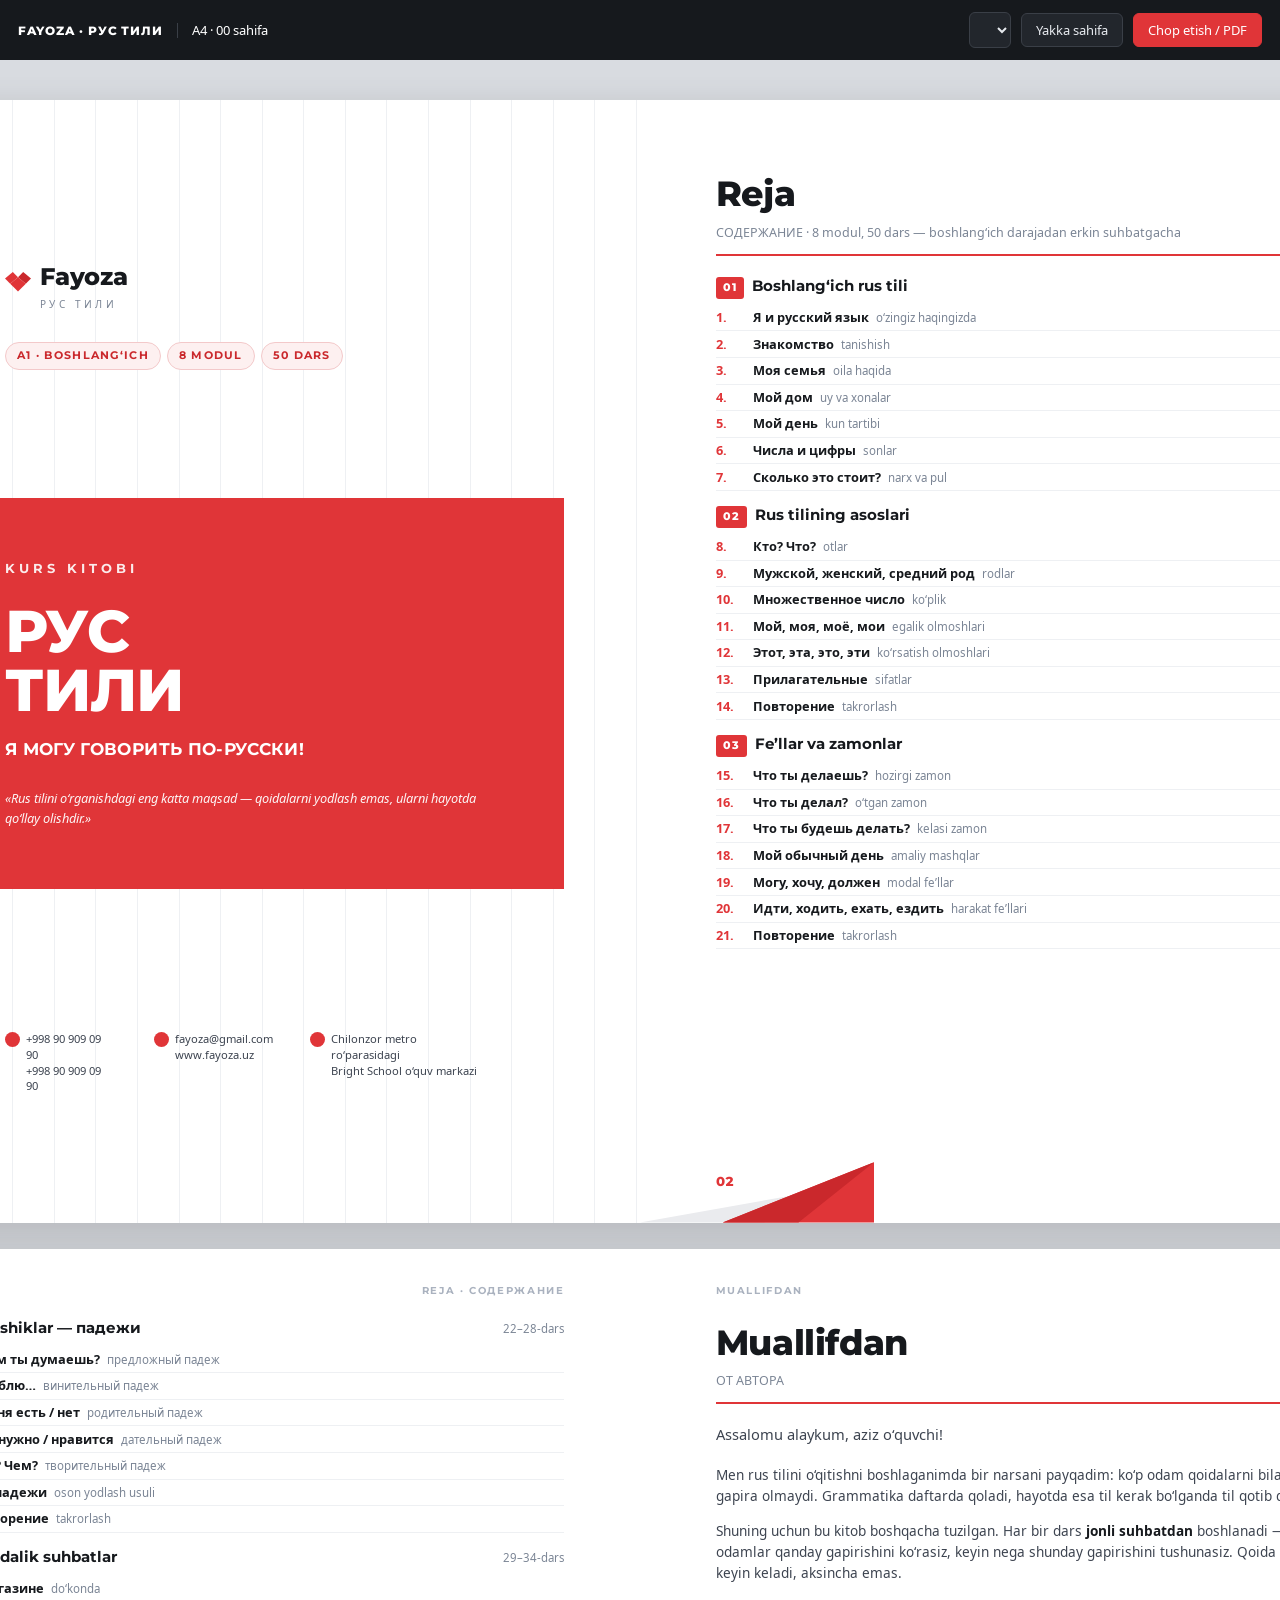
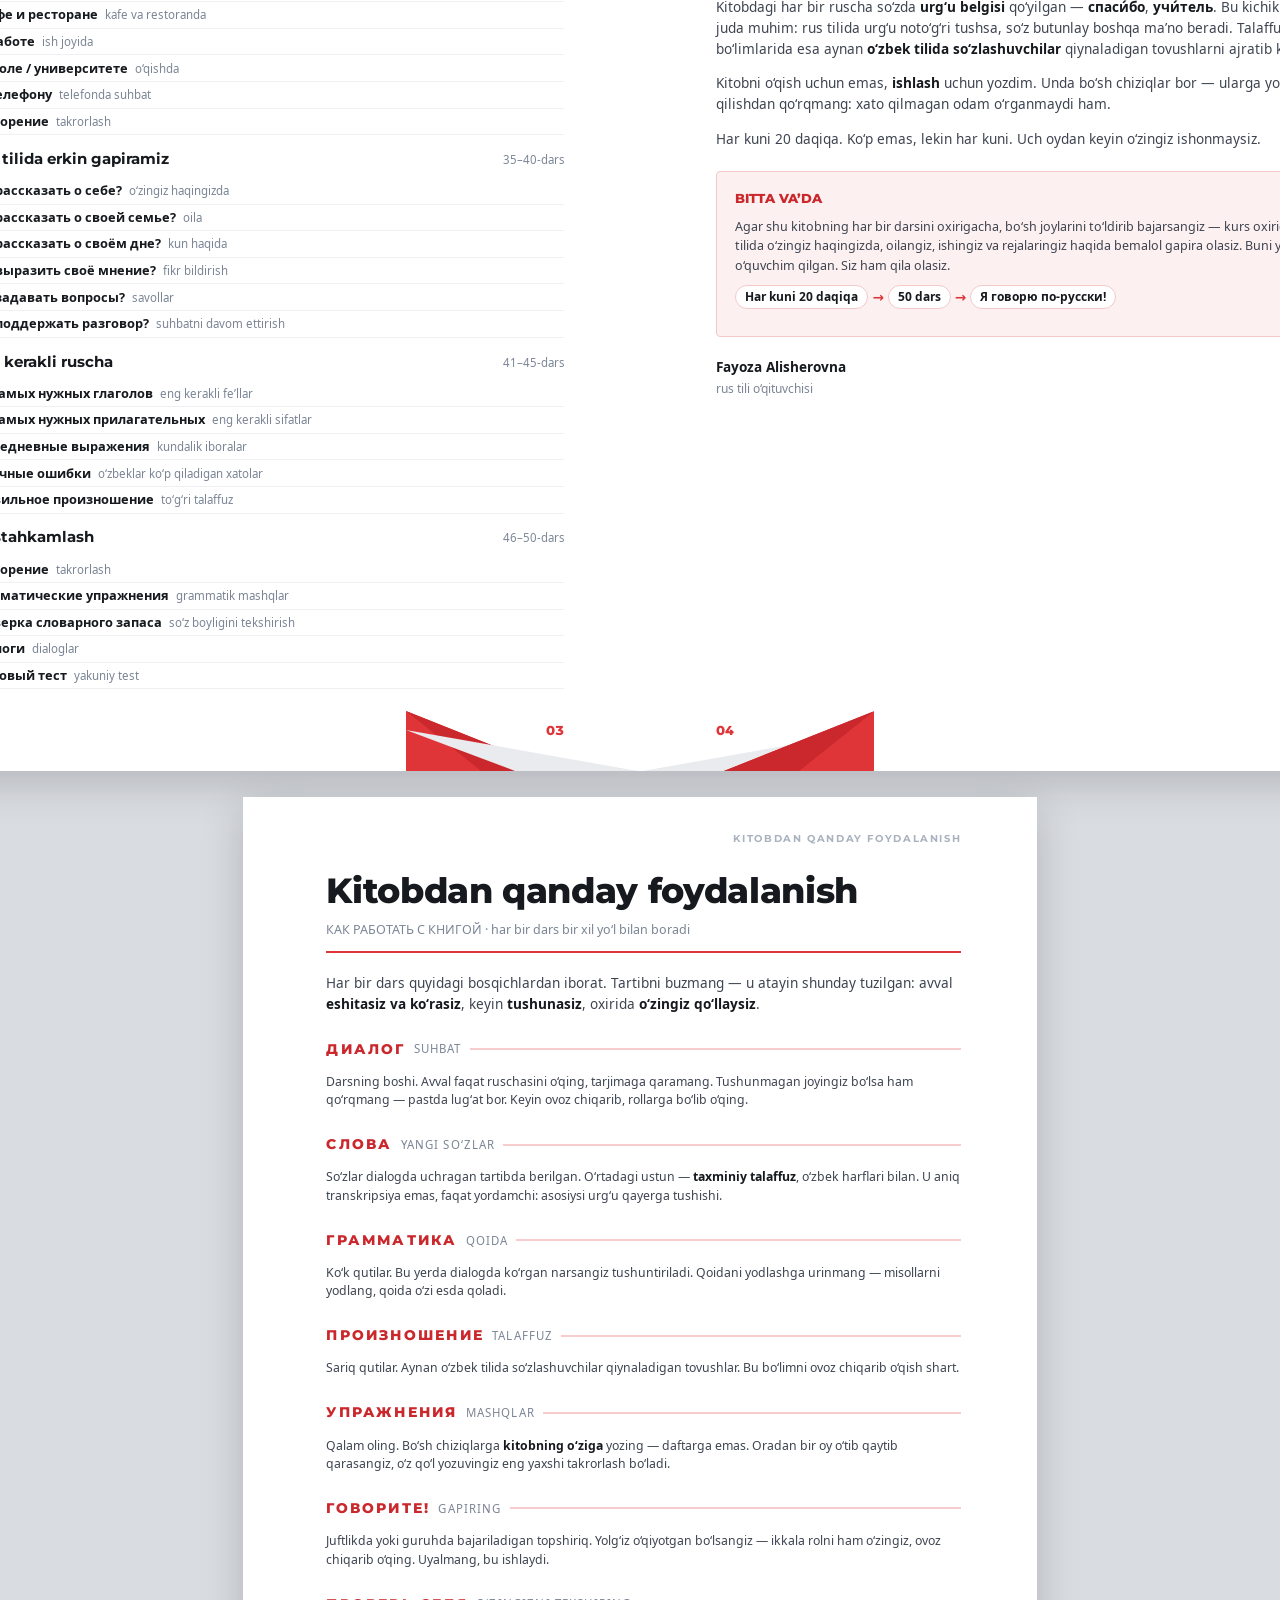
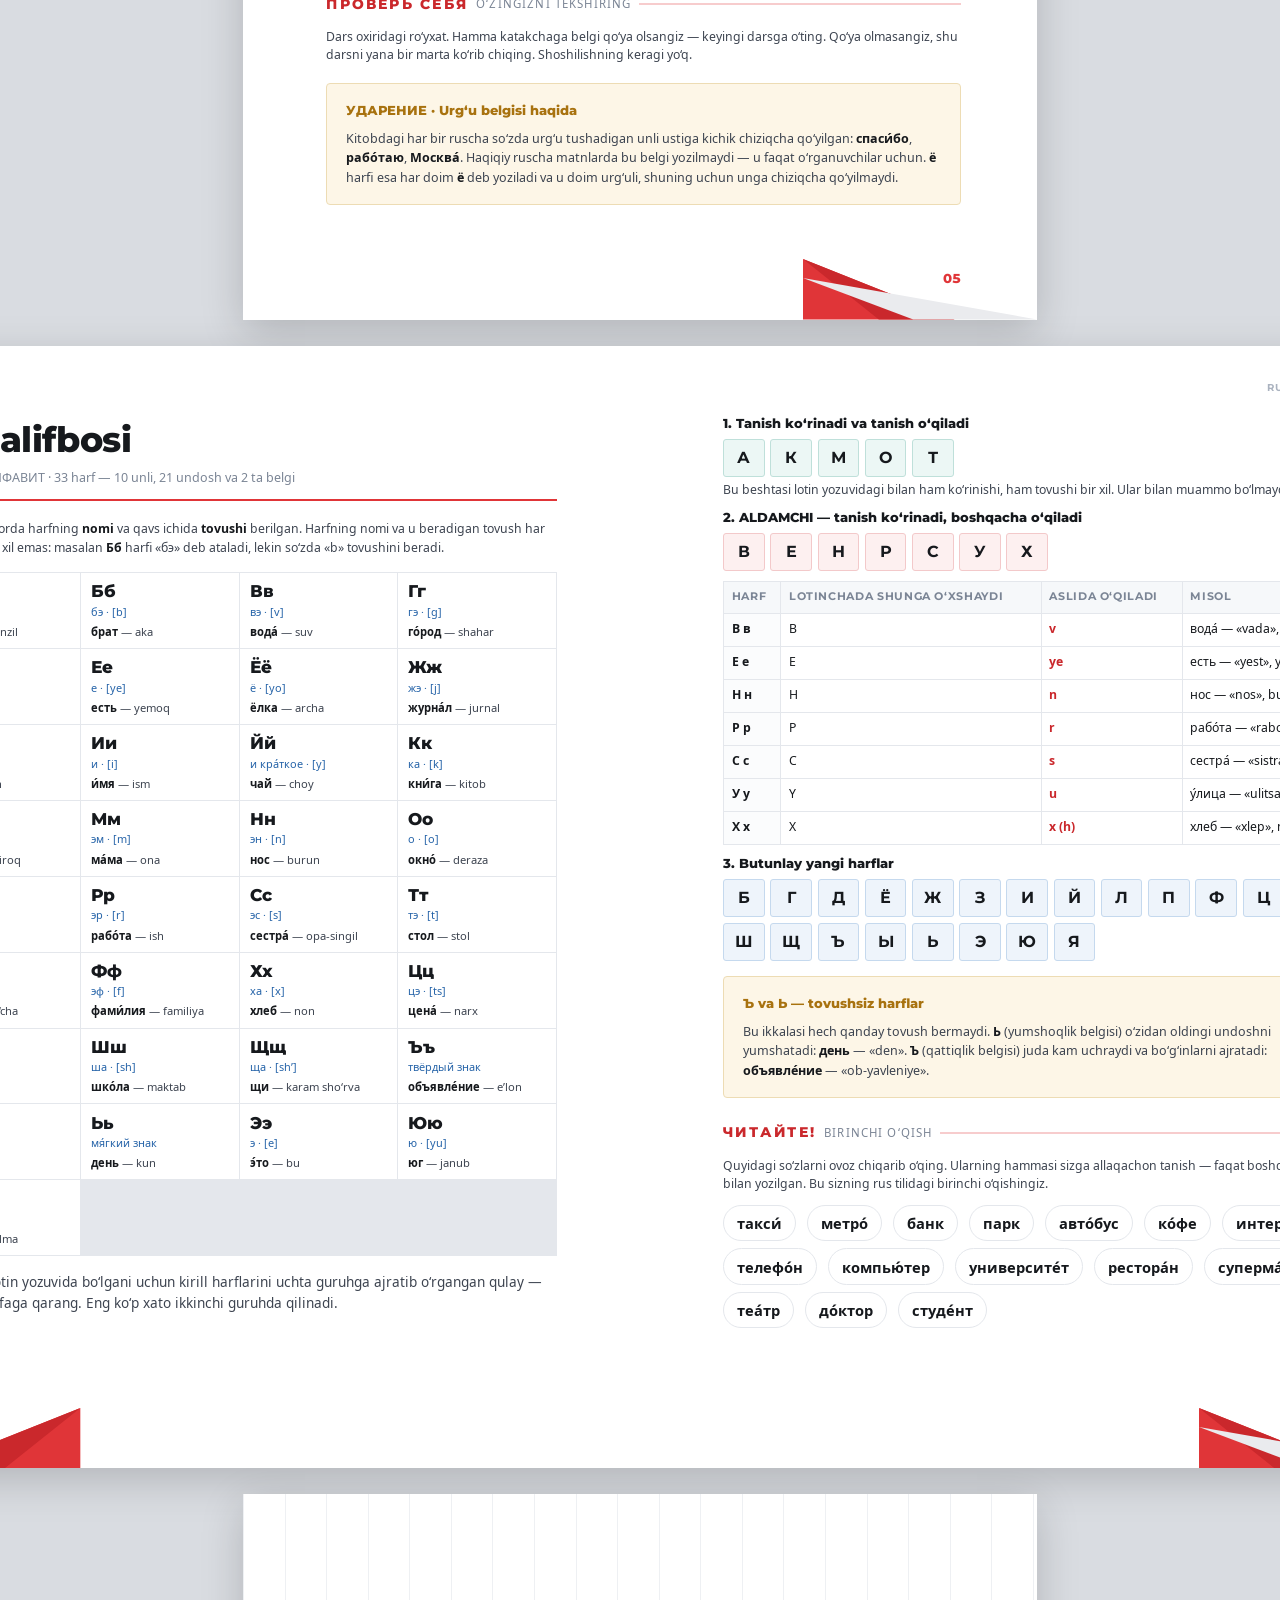
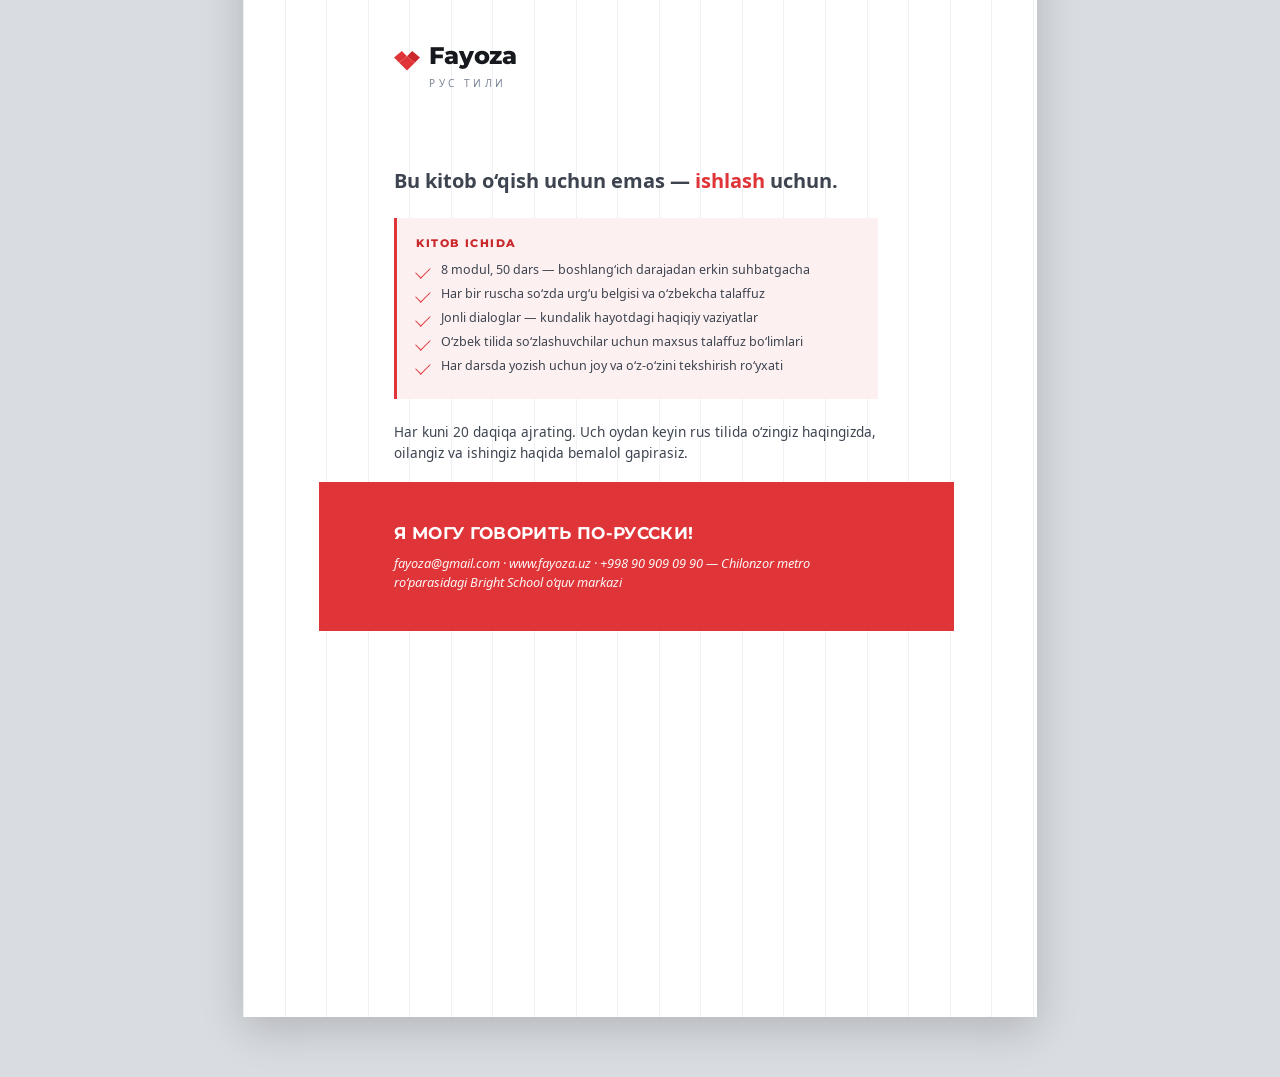
<file: fayoza-kitobi/kitob-4-design/template.html>
<!DOCTYPE html>
<html lang="uz">
<head>
<meta charset="UTF-8">
<meta name="viewport" content="width=device-width, initial-scale=1.0">
<title>Fayoza · Рус тили — kurs kitobi</title>
<link rel="stylesheet" href="styles/fonts.css">
<link rel="stylesheet" href="styles/noto.css">
<link rel="stylesheet" href="styles/booklet.css">
</head>
<body>

<div class="controls-bar">
  <span class="brand-badge">Fayoza · Рус тили</span>
  <span id="fmtLabel">A4 · 00 sahifa</span>
  <span class="spacer"></span>
  <select id="pageSelect" class="page-select">
  </select>
  <button class="control-btn" id="modeBtn">Yakka sahifa</button>
  <button class="control-btn primary" onclick="window.print()">Chop etish / PDF</button>
</div>

<div class="booklet-stage spreads-mode" id="stage">

  <!-- ==========================================================
       PAGE 1: MUQOVA
       ========================================================== -->
  <div class="spread-wrapper">
    <section class="page cover-page right-page" id="page-1">

      <div class="cover-rule-field"></div>

      <div class="cover-head">
        <div class="cover-mark">
          <svg class="cover-mark-glyph" viewBox="0 0 40 40">
            <polygon points="0,10 12,0 20,8 8,18" fill="#e03538"/>
            <polygon points="20,8 28,0 40,10 32,18" fill="#ca282c"/>
            <polygon points="8,18 20,8 32,18 20,30" fill="#e03538"/>
          </svg>
          <div>
            <div class="cover-mark-name">Fayoza</div>
            <div class="cover-mark-sub">рус тили</div>
          </div>
        </div>
      </div>

      <div class="cover-level-row">
        <span class="level-pill">A1 · Boshlang‘ich</span>
        <span class="level-pill">8 modul</span>
        <span class="level-pill">50 dars</span>
      </div>

      <div class="cover-band">
        <div class="cover-eyebrow">Kurs kitobi</div>
        <h1 class="cover-title">РУС<br>ТИЛИ</h1>
        <div class="cover-claim">Я МОГУ ГОВОРИТЬ ПО-РУССКИ!</div>
        <p class="cover-quote">«Rus tilini o‘rganishdagi eng katta maqsad — qoidalarni yodlash
        emas, ularni hayotda qo‘llay olishdir.»</p>
      </div>

      <div class="cover-meta">
        <div class="cover-meta-item">
          <span class="cover-meta-dot"></span>
          <span class="cover-meta-text">+998 90 909 09 90<br>+998 90 909 09 90</span>
        </div>
        <div class="cover-meta-item">
          <span class="cover-meta-dot"></span>
          <span class="cover-meta-text">fayoza@gmail.com<br>www.fayoza.uz</span>
        </div>
        <div class="cover-meta-item">
          <span class="cover-meta-dot"></span>
          <span class="cover-meta-text">Chilonzor metro ro‘parasidagi<br>Bright School o‘quv markazi</span>
        </div>
      </div>

    </section>

    <!-- ==========================================================
         PAGE 2: REJA (1–4-MODUL)
         ========================================================== -->
    <section class="page left-page" id="page-2">

      <h2 class="toc-head">Reja</h2>
      <div class="toc-sub">СОДЕРЖАНИЕ · 8 modul, 50 dars — boshlang‘ich darajadan erkin suhbatgacha</div>

      <div class="toc-module">
        <span class="toc-module-n">01</span>
        <span class="toc-module-name">Boshlang‘ich rus tili</span>
        <span class="toc-module-note">1–7-dars</span>
      </div>
      <div class="toc-row"><span class="toc-row-n">1.</span><span class="toc-row-ru">Я и русский язык</span> <span class="toc-row-uz">o‘zingiz haqingizda</span></div>
      <div class="toc-row"><span class="toc-row-n">2.</span><span class="toc-row-ru">Знакомство</span> <span class="toc-row-uz">tanishish</span></div>
      <div class="toc-row pending"><span class="toc-row-n">3.</span><span class="toc-row-ru">Моя семья</span> <span class="toc-row-uz">oila haqida</span></div>
      <div class="toc-row pending"><span class="toc-row-n">4.</span><span class="toc-row-ru">Мой дом</span> <span class="toc-row-uz">uy va xonalar</span></div>
      <div class="toc-row pending"><span class="toc-row-n">5.</span><span class="toc-row-ru">Мой день</span> <span class="toc-row-uz">kun tartibi</span></div>
      <div class="toc-row pending"><span class="toc-row-n">6.</span><span class="toc-row-ru">Числа и цифры</span> <span class="toc-row-uz">sonlar</span></div>
      <div class="toc-row pending"><span class="toc-row-n">7.</span><span class="toc-row-ru">Сколько это стоит?</span> <span class="toc-row-uz">narx va pul</span></div>

      <div class="toc-module">
        <span class="toc-module-n">02</span>
        <span class="toc-module-name">Rus tilining asoslari</span>
        <span class="toc-module-note">8–14-dars</span>
      </div>
      <div class="toc-row pending"><span class="toc-row-n">8.</span><span class="toc-row-ru">Кто? Что?</span> <span class="toc-row-uz">otlar</span></div>
      <div class="toc-row pending"><span class="toc-row-n">9.</span><span class="toc-row-ru">Мужской, женский, средний род</span> <span class="toc-row-uz">rodlar</span></div>
      <div class="toc-row pending"><span class="toc-row-n">10.</span><span class="toc-row-ru">Множественное число</span> <span class="toc-row-uz">ko‘plik</span></div>
      <div class="toc-row pending"><span class="toc-row-n">11.</span><span class="toc-row-ru">Мой, моя, моё, мои</span> <span class="toc-row-uz">egalik olmoshlari</span></div>
      <div class="toc-row pending"><span class="toc-row-n">12.</span><span class="toc-row-ru">Этот, эта, это, эти</span> <span class="toc-row-uz">ko‘rsatish olmoshlari</span></div>
      <div class="toc-row pending"><span class="toc-row-n">13.</span><span class="toc-row-ru">Прилагательные</span> <span class="toc-row-uz">sifatlar</span></div>
      <div class="toc-row pending"><span class="toc-row-n">14.</span><span class="toc-row-ru">Повторение</span> <span class="toc-row-uz">takrorlash</span></div>

      <div class="toc-module">
        <span class="toc-module-n">03</span>
        <span class="toc-module-name">Fe’llar va zamonlar</span>
        <span class="toc-module-note">15–21-dars</span>
      </div>
      <div class="toc-row pending"><span class="toc-row-n">15.</span><span class="toc-row-ru">Что ты делаешь?</span> <span class="toc-row-uz">hozirgi zamon</span></div>
      <div class="toc-row pending"><span class="toc-row-n">16.</span><span class="toc-row-ru">Что ты делал?</span> <span class="toc-row-uz">o‘tgan zamon</span></div>
      <div class="toc-row pending"><span class="toc-row-n">17.</span><span class="toc-row-ru">Что ты будешь делать?</span> <span class="toc-row-uz">kelasi zamon</span></div>
      <div class="toc-row pending"><span class="toc-row-n">18.</span><span class="toc-row-ru">Мой обычный день</span> <span class="toc-row-uz">amaliy mashqlar</span></div>
      <div class="toc-row pending"><span class="toc-row-n">19.</span><span class="toc-row-ru">Могу, хочу, должен</span> <span class="toc-row-uz">modal fe’llar</span></div>
      <div class="toc-row pending"><span class="toc-row-n">20.</span><span class="toc-row-ru">Идти, ходить, ехать, ездить</span> <span class="toc-row-uz">harakat fe’llari</span></div>
      <div class="toc-row pending"><span class="toc-row-n">21.</span><span class="toc-row-ru">Повторение</span> <span class="toc-row-uz">takrorlash</span></div>

      <div class="page-number">02</div>

      <svg class="bottom-facet" viewBox="0 0 340 80" preserveAspectRatio="none">
        <polygon points="0,80 180,80 340,25 0,80" fill="#eaebee"/>
        <polygon points="120,80 340,80 340,0" fill="#e03538"/>
        <polygon points="120,80 230,80 340,0" fill="#ca282c"/>
      </svg>

    </section>
  </div>

  <!-- ==========================================================
       PAGE 3 & PAGE 4
       ========================================================== -->
  <div class="spread-wrapper">
    <section class="page right-page" id="page-3">

      <div class="running-head">Reja · содержание</div>

      <div class="toc-module" style="margin-top:0;">
        <span class="toc-module-n">04</span>
        <span class="toc-module-name">Kelishiklar — падежи</span>
        <span class="toc-module-note">22–28-dars</span>
      </div>
      <div class="toc-row pending"><span class="toc-row-n">22.</span><span class="toc-row-ru">О чём ты думаешь?</span> <span class="toc-row-uz">предложный падеж</span></div>
      <div class="toc-row pending"><span class="toc-row-n">23.</span><span class="toc-row-ru">Я люблю…</span> <span class="toc-row-uz">винительный падеж</span></div>
      <div class="toc-row pending"><span class="toc-row-n">24.</span><span class="toc-row-ru">У меня есть / нет</span> <span class="toc-row-uz">родительный падеж</span></div>
      <div class="toc-row pending"><span class="toc-row-n">25.</span><span class="toc-row-ru">Мне нужно / нравится</span> <span class="toc-row-uz">дательный падеж</span></div>
      <div class="toc-row pending"><span class="toc-row-n">26.</span><span class="toc-row-ru">Кем? Чем?</span> <span class="toc-row-uz">творительный падеж</span></div>
      <div class="toc-row pending"><span class="toc-row-n">27.</span><span class="toc-row-ru">Все падежи</span> <span class="toc-row-uz">oson yodlash usuli</span></div>
      <div class="toc-row pending"><span class="toc-row-n">28.</span><span class="toc-row-ru">Повторение</span> <span class="toc-row-uz">takrorlash</span></div>

      <div class="toc-module">
        <span class="toc-module-n">05</span>
        <span class="toc-module-name">Kundalik suhbatlar</span>
        <span class="toc-module-note">29–34-dars</span>
      </div>
      <div class="toc-row pending"><span class="toc-row-n">29.</span><span class="toc-row-ru">В магазине</span> <span class="toc-row-uz">do‘konda</span></div>
      <div class="toc-row pending"><span class="toc-row-n">30.</span><span class="toc-row-ru">В кафе и ресторане</span> <span class="toc-row-uz">kafe va restoranda</span></div>
      <div class="toc-row pending"><span class="toc-row-n">31.</span><span class="toc-row-ru">На работе</span> <span class="toc-row-uz">ish joyida</span></div>
      <div class="toc-row pending"><span class="toc-row-n">32.</span><span class="toc-row-ru">В школе / университете</span> <span class="toc-row-uz">o‘qishda</span></div>
      <div class="toc-row pending"><span class="toc-row-n">33.</span><span class="toc-row-ru">По телефону</span> <span class="toc-row-uz">telefonda suhbat</span></div>
      <div class="toc-row pending"><span class="toc-row-n">34.</span><span class="toc-row-ru">Повторение</span> <span class="toc-row-uz">takrorlash</span></div>

      <div class="toc-module">
        <span class="toc-module-n">06</span>
        <span class="toc-module-name">Rus tilida erkin gapiramiz</span>
        <span class="toc-module-note">35–40-dars</span>
      </div>
      <div class="toc-row pending"><span class="toc-row-n">35.</span><span class="toc-row-ru">Как рассказать о себе?</span> <span class="toc-row-uz">o‘zingiz haqingizda</span></div>
      <div class="toc-row pending"><span class="toc-row-n">36.</span><span class="toc-row-ru">Как рассказать о своей семье?</span> <span class="toc-row-uz">oila</span></div>
      <div class="toc-row pending"><span class="toc-row-n">37.</span><span class="toc-row-ru">Как рассказать о своём дне?</span> <span class="toc-row-uz">kun haqida</span></div>
      <div class="toc-row pending"><span class="toc-row-n">38.</span><span class="toc-row-ru">Как выразить своё мнение?</span> <span class="toc-row-uz">fikr bildirish</span></div>
      <div class="toc-row pending"><span class="toc-row-n">39.</span><span class="toc-row-ru">Как задавать вопросы?</span> <span class="toc-row-uz">savollar</span></div>
      <div class="toc-row pending"><span class="toc-row-n">40.</span><span class="toc-row-ru">Как поддержать разговор?</span> <span class="toc-row-uz">suhbatni davom ettirish</span></div>

      <div class="toc-module">
        <span class="toc-module-n">07</span>
        <span class="toc-module-name">Eng kerakli ruscha</span>
        <span class="toc-module-note">41–45-dars</span>
      </div>
      <div class="toc-row pending"><span class="toc-row-n">41.</span><span class="toc-row-ru">100 самых нужных глаголов</span> <span class="toc-row-uz">eng kerakli fe’llar</span></div>
      <div class="toc-row pending"><span class="toc-row-n">42.</span><span class="toc-row-ru">100 самых нужных прилагательных</span> <span class="toc-row-uz">eng kerakli sifatlar</span></div>
      <div class="toc-row pending"><span class="toc-row-n">43.</span><span class="toc-row-ru">Повседневные выражения</span> <span class="toc-row-uz">kundalik iboralar</span></div>
      <div class="toc-row pending"><span class="toc-row-n">44.</span><span class="toc-row-ru">Типичные ошибки</span> <span class="toc-row-uz">o‘zbeklar ko‘p qiladigan xatolar</span></div>
      <div class="toc-row pending"><span class="toc-row-n">45.</span><span class="toc-row-ru">Правильное произношение</span> <span class="toc-row-uz">to‘g‘ri talaffuz</span></div>

      <div class="toc-module">
        <span class="toc-module-n">08</span>
        <span class="toc-module-name">Mustahkamlash</span>
        <span class="toc-module-note">46–50-dars</span>
      </div>
      <div class="toc-row pending"><span class="toc-row-n">46.</span><span class="toc-row-ru">Повторение</span> <span class="toc-row-uz">takrorlash</span></div>
      <div class="toc-row pending"><span class="toc-row-n">47.</span><span class="toc-row-ru">Грамматические упражнения</span> <span class="toc-row-uz">grammatik mashqlar</span></div>
      <div class="toc-row pending"><span class="toc-row-n">48.</span><span class="toc-row-ru">Проверка словарного запаса</span> <span class="toc-row-uz">so‘z boyligini tekshirish</span></div>
      <div class="toc-row pending"><span class="toc-row-n">49.</span><span class="toc-row-ru">Диалоги</span> <span class="toc-row-uz">dialoglar</span></div>
      <div class="toc-row pending"><span class="toc-row-n">50.</span><span class="toc-row-ru">Итоговый тест</span> <span class="toc-row-uz">yakuniy test</span></div>

      <div class="page-number">03</div>

      <svg class="bottom-facet" viewBox="0 0 340 80" preserveAspectRatio="none">
        <polygon points="0,0 0,80 220,80" fill="#e03538"/>
        <polygon points="0,0 110,80 220,80" fill="#ca282c"/>
        <polygon points="0,25 160,80 340,80" fill="#eaebee"/>
      </svg>

    </section>

    <section class="page left-page" id="page-4">

      <div class="running-head">Muallifdan</div>

      <h2 class="toc-head">Muallifdan</h2>
      <div class="toc-sub">ОТ АВТОРА</div>

      <p class="lead" style="margin-bottom:5mm;">Assalomu alaykum, aziz o‘quvchi!</p>

      <p class="body-text" style="margin-bottom:3.5mm;">Men rus tilini o‘qitishni boshlaganimda
      bir narsani payqadim: ko‘p odam qoidalarni biladi, lekin gapira olmaydi. Grammatika
      daftarda qoladi, hayotda esa til kerak bo‘lganda til qotib qoladi.</p>

      <p class="body-text" style="margin-bottom:3.5mm;">Shuning uchun bu kitob boshqacha
      tuzilgan. Har bir dars <b>jonli suhbatdan</b> boshlanadi — siz avval odamlar qanday
      gapirishini ko‘rasiz, keyin nega shunday gapirishini tushunasiz. Qoida suhbatdan keyin
      keladi, aksincha emas.</p>

      <p class="body-text" style="margin-bottom:3.5mm;">Kitobdagi har bir ruscha so‘zda
      <b>urg‘u belgisi</b> qo‘yilgan — <span class="ru">спаси́бо</span>, <span class="ru">учи́тель</span>.
      Bu kichik chiziqcha juda muhim: rus tilida urg‘u noto‘g‘ri tushsa, so‘z butunlay
      boshqa ma’no beradi. Talaffuz bo‘limlarida esa aynan <b>o‘zbek tilida so‘zlashuvchilar</b>
      qiynaladigan tovushlarni ajratib ko‘rsatdim.</p>

      <p class="body-text" style="margin-bottom:3.5mm;">Kitobni o‘qish uchun emas,
      <b>ishlash</b> uchun yozdim. Unda bo‘sh chiziqlar bor — ularga yozing. Xato qilishdan
      qo‘rqmang: xato qilmagan odam o‘rganmaydi ham.</p>

      <p class="body-text" style="margin-bottom:6mm;">Har kuni 20 daqiqa. Ko‘p emas, lekin
      har kuni. Uch oydan keyin o‘zingiz ishonmaysiz.</p>

      <div class="advice">
        <div class="advice-title">BITTA VA’DA</div>
        <p>Agar shu kitobning har bir darsini oxirigacha, bo‘sh joylarini to‘ldirib
        bajarsangiz — kurs oxirida rus tilida o‘zingiz haqingizda, oilangiz, ishingiz va
        rejalaringiz haqida bemalol gapira olasiz. Buni yuzlab o‘quvchim qilgan. Siz ham
        qila olasiz.</p>
        <div class="chain">
          <span class="chip">Har kuni 20 daqiqa</span>
          <span class="arrow">→</span>
          <span class="chip">50 dars</span>
          <span class="arrow">→</span>
          <span class="chip">Я говорю по-русски!</span>
        </div>
      </div>

      <p class="body-text" style="margin-top:5mm;"><b>Fayoza Alisherovna</b><br>
      <span style="color:#7b8595;font-size:9pt;">rus tili o‘qituvchisi</span></p>

      <div class="page-number">04</div>

      <svg class="bottom-facet" viewBox="0 0 340 80" preserveAspectRatio="none">
        <polygon points="0,80 180,80 340,25 0,80" fill="#eaebee"/>
        <polygon points="120,80 340,80 340,0" fill="#e03538"/>
        <polygon points="120,80 230,80 340,0" fill="#ca282c"/>
      </svg>

    </section>
  </div>

  <!-- ==========================================================
       PAGE 5: KITOBDAN QANDAY FOYDALANISH
       ========================================================== -->
  <div class="spread-wrapper">
    <section class="page right-page" id="page-5">

      <div class="running-head">Kitobdan qanday foydalanish</div>

      <h2 class="toc-head">Kitobdan qanday foydalanish</h2>
      <div class="toc-sub">КАК РАБОТАТЬ С КНИГОЙ · har bir dars bir xil yo‘l bilan boradi</div>

      <p class="body-text" style="margin-bottom:4mm;">Har bir dars quyidagi bosqichlardan
      iborat. Tartibni buzmang — u atayin shunday tuzilgan: avval <b>eshitasiz va ko‘rasiz</b>,
      keyin <b>tushunasiz</b>, oxirida <b>o‘zingiz qo‘llaysiz</b>.</p>

      <div class="sec">
        <span class="sec-ru">ДИАЛОГ</span>
        <span class="sec-uz">Suhbat</span>
        <span class="sec-line"></span>
      </div>
      <p class="body-text-sm" style="margin-bottom:4mm;">Darsning boshi. Avval faqat ruschasini
      o‘qing, tarjimaga qaramang. Tushunmagan joyingiz bo‘lsa ham qo‘rqmang — pastda lug‘at bor.
      Keyin ovoz chiqarib, rollarga bo‘lib o‘qing.</p>

      <div class="sec">
        <span class="sec-ru">СЛОВА</span>
        <span class="sec-uz">Yangi so‘zlar</span>
        <span class="sec-line"></span>
      </div>
      <p class="body-text-sm" style="margin-bottom:4mm;">So‘zlar dialogda uchragan tartibda
      berilgan. O‘rtadagi ustun — <b>taxminiy talaffuz</b>, o‘zbek harflari bilan. U aniq
      transkripsiya emas, faqat yordamchi: asosiysi urg‘u qayerga tushishi.</p>

      <div class="sec">
        <span class="sec-ru">ГРАММАТИКА</span>
        <span class="sec-uz">Qoida</span>
        <span class="sec-line"></span>
      </div>
      <p class="body-text-sm" style="margin-bottom:4mm;">Ko‘k qutilar. Bu yerda dialogda
      ko‘rgan narsangiz tushuntiriladi. Qoidani yodlashga urinmang — misollarni yodlang,
      qoida o‘zi esda qoladi.</p>

      <div class="sec">
        <span class="sec-ru">ПРОИЗНОШЕНИЕ</span>
        <span class="sec-uz">Talaffuz</span>
        <span class="sec-line"></span>
      </div>
      <p class="body-text-sm" style="margin-bottom:4mm;">Sariq qutilar. Aynan o‘zbek tilida
      so‘zlashuvchilar qiynaladigan tovushlar. Bu bo‘limni ovoz chiqarib o‘qish shart.</p>

      <div class="sec">
        <span class="sec-ru">УПРАЖНЕНИЯ</span>
        <span class="sec-uz">Mashqlar</span>
        <span class="sec-line"></span>
      </div>
      <p class="body-text-sm" style="margin-bottom:4mm;">Qalam oling. Bo‘sh chiziqlarga
      <b>kitobning o‘ziga</b> yozing — daftarga emas. Oradan bir oy o‘tib qaytib qarasangiz,
      o‘z qo‘l yozuvingiz eng yaxshi takrorlash bo‘ladi.</p>

      <div class="sec">
        <span class="sec-ru">ГОВОРИТЕ!</span>
        <span class="sec-uz">Gapiring</span>
        <span class="sec-line"></span>
      </div>
      <p class="body-text-sm" style="margin-bottom:4mm;">Juftlikda yoki guruhda bajariladigan
      topshiriq. Yolg‘iz o‘qiyotgan bo‘lsangiz — ikkala rolni ham o‘zingiz, ovoz chiqarib
      o‘qing. Uyalmang, bu ishlaydi.</p>

      <div class="sec">
        <span class="sec-ru">ПРОВЕРЬ СЕБЯ</span>
        <span class="sec-uz">O‘zingizni tekshiring</span>
        <span class="sec-line"></span>
      </div>
      <p class="body-text-sm" style="margin-bottom:5mm;">Dars oxiridagi ro‘yxat. Hamma
      katakchaga belgi qo‘ya olsangiz — keyingi darsga o‘ting. Qo‘ya olmasangiz, shu darsni
      yana bir marta ko‘rib chiqing. Shoshilishning keragi yo‘q.</p>

      <div class="pron">
        <div class="pron-title">УДАРЕНИЕ · Urg‘u belgisi haqida</div>
        <p>Kitobdagi har bir ruscha so‘zda urg‘u tushadigan unli ustiga kichik chiziqcha
        qo‘yilgan: <b>спаси́бо</b>, <b>рабо́таю</b>, <b>Москва́</b>. Haqiqiy ruscha matnlarda
        bu belgi yozilmaydi — u faqat o‘rganuvchilar uchun. <b>ё</b> harfi esa har doim
        <b>ё</b> deb yoziladi va u doim urg‘uli, shuning uchun unga chiziqcha qo‘yilmaydi.</p>
      </div>

      <div class="page-number">05</div>

      <svg class="bottom-facet" viewBox="0 0 340 80" preserveAspectRatio="none">
        <polygon points="0,0 0,80 220,80" fill="#e03538"/>
        <polygon points="0,0 110,80 220,80" fill="#ca282c"/>
        <polygon points="0,25 160,80 340,80" fill="#eaebee"/>
      </svg>

    </section>
  </div>

  <!-- ==========================================================
       PAGE 6 & PAGE 7: RUS ALIFBOSI
       ========================================================== -->
  <div class="spread-wrapper">
    <section class="page left-page" id="page-6">

      <h2 class="toc-head">Rus alifbosi</h2>
      <div class="toc-sub">РУССКИЙ АЛФАВИТ · 33 harf — 10 unli, 21 undosh va 2 ta belgi</div>

      <p class="body-text-sm" style="margin-bottom:4mm;">O‘rtadagi qatorda harfning
      <b>nomi</b> va qavs ichida <b>tovushi</b> berilgan. Harfning nomi va u beradigan
      tovush har doim ham bir xil emas: masalan <b>Бб</b> harfi «бэ» deb ataladi, lekin
      so‘zda «b» tovushini beradi.</p>

      <div class="abc">
        <div class="abc-cell">
          <div class="abc-letter">Аа</div>
          <div class="abc-say">а · [a]</div>
          <div class="abc-ex"><span class="w">а́дрес</span> — manzil</div>
        </div>
        <div class="abc-cell">
          <div class="abc-letter">Бб</div>
          <div class="abc-say">бэ · [b]</div>
          <div class="abc-ex"><span class="w">брат</span> — aka</div>
        </div>
        <div class="abc-cell">
          <div class="abc-letter">Вв</div>
          <div class="abc-say">вэ · [v]</div>
          <div class="abc-ex"><span class="w">вода́</span> — suv</div>
        </div>
        <div class="abc-cell">
          <div class="abc-letter">Гг</div>
          <div class="abc-say">гэ · [g]</div>
          <div class="abc-ex"><span class="w">го́род</span> — shahar</div>
        </div>
        <div class="abc-cell">
          <div class="abc-letter">Дд</div>
          <div class="abc-say">дэ · [d]</div>
          <div class="abc-ex"><span class="w">дом</span> — uy</div>
        </div>
        <div class="abc-cell">
          <div class="abc-letter">Ее</div>
          <div class="abc-say">е · [ye]</div>
          <div class="abc-ex"><span class="w">есть</span> — yemoq</div>
        </div>
        <div class="abc-cell">
          <div class="abc-letter">Ёё</div>
          <div class="abc-say">ё · [yo]</div>
          <div class="abc-ex"><span class="w">ёлка</span> — archa</div>
        </div>
        <div class="abc-cell">
          <div class="abc-letter">Жж</div>
          <div class="abc-say">жэ · [j]</div>
          <div class="abc-ex"><span class="w">журна́л</span> — jurnal</div>
        </div>
        <div class="abc-cell">
          <div class="abc-letter">Зз</div>
          <div class="abc-say">зэ · [z]</div>
          <div class="abc-ex"><span class="w">зима́</span> — qish</div>
        </div>
        <div class="abc-cell">
          <div class="abc-letter">Ии</div>
          <div class="abc-say">и · [i]</div>
          <div class="abc-ex"><span class="w">и́мя</span> — ism</div>
        </div>
        <div class="abc-cell">
          <div class="abc-letter">Йй</div>
          <div class="abc-say">и кра́ткое · [y]</div>
          <div class="abc-ex"><span class="w">чай</span> — choy</div>
        </div>
        <div class="abc-cell">
          <div class="abc-letter">Кк</div>
          <div class="abc-say">ка · [k]</div>
          <div class="abc-ex"><span class="w">кни́га</span> — kitob</div>
        </div>
        <div class="abc-cell">
          <div class="abc-letter">Лл</div>
          <div class="abc-say">эль · [l]</div>
          <div class="abc-ex"><span class="w">ла́мпа</span> — chiroq</div>
        </div>
        <div class="abc-cell">
          <div class="abc-letter">Мм</div>
          <div class="abc-say">эм · [m]</div>
          <div class="abc-ex"><span class="w">ма́ма</span> — ona</div>
        </div>
        <div class="abc-cell">
          <div class="abc-letter">Нн</div>
          <div class="abc-say">эн · [n]</div>
          <div class="abc-ex"><span class="w">нос</span> — burun</div>
        </div>
        <div class="abc-cell">
          <div class="abc-letter">Оо</div>
          <div class="abc-say">о · [o]</div>
          <div class="abc-ex"><span class="w">окно́</span> — deraza</div>
        </div>
        <div class="abc-cell">
          <div class="abc-letter">Пп</div>
          <div class="abc-say">пэ · [p]</div>
          <div class="abc-ex"><span class="w">па́па</span> — ota</div>
        </div>
        <div class="abc-cell">
          <div class="abc-letter">Рр</div>
          <div class="abc-say">эр · [r]</div>
          <div class="abc-ex"><span class="w">рабо́та</span> — ish</div>
        </div>
        <div class="abc-cell">
          <div class="abc-letter">Сс</div>
          <div class="abc-say">эс · [s]</div>
          <div class="abc-ex"><span class="w">сестра́</span> — opa-singil</div>
        </div>
        <div class="abc-cell">
          <div class="abc-letter">Тт</div>
          <div class="abc-say">тэ · [t]</div>
          <div class="abc-ex"><span class="w">стол</span> — stol</div>
        </div>
        <div class="abc-cell">
          <div class="abc-letter">Уу</div>
          <div class="abc-say">у · [u]</div>
          <div class="abc-ex"><span class="w">у́лица</span> — ko‘cha</div>
        </div>
        <div class="abc-cell">
          <div class="abc-letter">Фф</div>
          <div class="abc-say">эф · [f]</div>
          <div class="abc-ex"><span class="w">фами́лия</span> — familiya</div>
        </div>
        <div class="abc-cell">
          <div class="abc-letter">Хх</div>
          <div class="abc-say">ха · [x]</div>
          <div class="abc-ex"><span class="w">хлеб</span> — non</div>
        </div>
        <div class="abc-cell">
          <div class="abc-letter">Цц</div>
          <div class="abc-say">цэ · [ts]</div>
          <div class="abc-ex"><span class="w">цена́</span> — narx</div>
        </div>
        <div class="abc-cell">
          <div class="abc-letter">Чч</div>
          <div class="abc-say">че · [ch]</div>
          <div class="abc-ex"><span class="w">час</span> — soat</div>
        </div>
        <div class="abc-cell">
          <div class="abc-letter">Шш</div>
          <div class="abc-say">ша · [sh]</div>
          <div class="abc-ex"><span class="w">шко́ла</span> — maktab</div>
        </div>
        <div class="abc-cell">
          <div class="abc-letter">Щщ</div>
          <div class="abc-say">ща · [sh’]</div>
          <div class="abc-ex"><span class="w">щи</span> — karam sho‘rva</div>
        </div>
        <div class="abc-cell">
          <div class="abc-letter">Ъъ</div>
          <div class="abc-say">твёрдый знак</div>
          <div class="abc-ex"><span class="w">объявле́ние</span> — e’lon</div>
        </div>
        <div class="abc-cell">
          <div class="abc-letter">Ыы</div>
          <div class="abc-say">ы · [ı]</div>
          <div class="abc-ex"><span class="w">сын</span> — o‘g‘il</div>
        </div>
        <div class="abc-cell">
          <div class="abc-letter">Ьь</div>
          <div class="abc-say">мя́гкий знак</div>
          <div class="abc-ex"><span class="w">день</span> — kun</div>
        </div>
        <div class="abc-cell">
          <div class="abc-letter">Ээ</div>
          <div class="abc-say">э · [e]</div>
          <div class="abc-ex"><span class="w">э́то</span> — bu</div>
        </div>
        <div class="abc-cell">
          <div class="abc-letter">Юю</div>
          <div class="abc-say">ю · [yu]</div>
          <div class="abc-ex"><span class="w">юг</span> — janub</div>
        </div>
        <div class="abc-cell">
          <div class="abc-letter">Яя</div>
          <div class="abc-say">я · [ya]</div>
          <div class="abc-ex"><span class="w">я́блоко</span> — olma</div>
        </div>
      </div>

      <p class="body-text" style="margin-bottom:0;">O‘zbek tili lotin yozuvida
      bo‘lgani uchun kirill harflarini uchta guruhga ajratib o‘rgangan qulay —
      keyingi sahifaga qarang. Eng ko‘p xato ikkinchi guruhda qilinadi.</p>

      <div class="page-number">06</div>

      <svg class="bottom-facet" viewBox="0 0 340 80" preserveAspectRatio="none">
        <polygon points="0,80 180,80 340,25 0,80" fill="#eaebee"/>
        <polygon points="120,80 340,80 340,0" fill="#e03538"/>
        <polygon points="120,80 230,80 340,0" fill="#ca282c"/>
      </svg>

    </section>

    <section class="page right-page" id="page-7">

      <div class="running-head">Rus alifbosi</div>

      <div class="abc-group same">
        <div class="abc-group-head">1. Tanish ko‘rinadi va tanish o‘qiladi</div>
        <div class="abc-strip"><span class="abc-chip">А</span><span class="abc-chip">К</span><span class="abc-chip">М</span><span class="abc-chip">О</span><span class="abc-chip">Т</span></div>
        <p class="body-text-sm">Bu beshtasi lotin yozuvidagi bilan ham ko‘rinishi, ham tovushi bir xil. Ular bilan muammo bo‘lmaydi.</p>
      </div>

      <div class="abc-group trap">
        <div class="abc-group-head">2. ALDAMCHI — tanish ko‘rinadi, boshqacha o‘qiladi</div>
        <div class="abc-strip"><span class="abc-chip">В</span><span class="abc-chip">Е</span><span class="abc-chip">Н</span><span class="abc-chip">Р</span><span class="abc-chip">С</span><span class="abc-chip">У</span><span class="abc-chip">Х</span></div>
      </div>

      <div class="gtable-wrap">
        <table class="gtable" style="margin-top:0;">
          <thead><tr><th>Harf</th><th>Lotinchada shunga o‘xshaydi</th><th>Aslida o‘qiladi</th><th>Misol</th></tr></thead>
          <tr><td class="k">В в</td><td>B</td><td class="hl">v</td><td>вода́ — «vada», suv</td></tr>
          <tr><td class="k">Е е</td><td>E</td><td class="hl">ye</td><td>есть — «yest», yemoq</td></tr>
          <tr><td class="k">Н н</td><td>H</td><td class="hl">n</td><td>нос — «nos», burun</td></tr>
          <tr><td class="k">Р р</td><td>P</td><td class="hl">r</td><td>рабо́та — «rabota», ish</td></tr>
          <tr><td class="k">С с</td><td>C</td><td class="hl">s</td><td>сестра́ — «sistra», opa</td></tr>
          <tr><td class="k">У у</td><td>Y</td><td class="hl">u</td><td>у́лица — «ulitsa», ko‘cha</td></tr>
          <tr><td class="k">Х х</td><td>X</td><td class="hl">x (h)</td><td>хлеб — «xlep», non</td></tr>
        </table>
      </div>

      <div class="abc-group new">
        <div class="abc-group-head">3. Butunlay yangi harflar</div>
        <div class="abc-strip"><span class="abc-chip">Б</span><span class="abc-chip">Г</span><span class="abc-chip">Д</span><span class="abc-chip">Ё</span><span class="abc-chip">Ж</span><span class="abc-chip">З</span><span class="abc-chip">И</span><span class="abc-chip">Й</span><span class="abc-chip">Л</span><span class="abc-chip">П</span><span class="abc-chip">Ф</span><span class="abc-chip">Ц</span><span class="abc-chip">Ч</span><span class="abc-chip">Ш</span><span class="abc-chip">Щ</span><span class="abc-chip">Ъ</span><span class="abc-chip">Ы</span><span class="abc-chip">Ь</span><span class="abc-chip">Э</span><span class="abc-chip">Ю</span><span class="abc-chip">Я</span></div>
      </div>

      <div class="pron" style="margin-top:4mm;">
        <div class="pron-title">Ъ va Ь — tovushsiz harflar</div>
        <p>Bu ikkalasi hech qanday tovush bermaydi. <b>Ь</b> (yumshoqlik belgisi)
        o‘zidan oldingi undoshni yumshatadi: <b>день</b> — «den». <b>Ъ</b> (qattiqlik
        belgisi) juda kam uchraydi va bo‘g‘inlarni ajratadi:
        <b>объявле́ние</b> — «ob-yavleniye».</p>
      </div>

      <div class="sec">
        <span class="sec-ru">ЧИТАЙТЕ!</span>
        <span class="sec-uz">Birinchi o‘qish</span>
        <span class="sec-line"></span>
      </div>

      <p class="body-text-sm" style="margin-bottom:3mm;">Quyidagi so‘zlarni ovoz
      chiqarib o‘qing. Ularning hammasi sizga allaqachon tanish — faqat boshqa
      harflar bilan yozilgan. Bu sizning rus tilidagi birinchi o‘qishingiz.</p>

      <div class="abc-words"><span class="abc-word">такси́</span><span class="abc-word">метро́</span><span class="abc-word">банк</span><span class="abc-word">парк</span><span class="abc-word">авто́бус</span><span class="abc-word">ко́фе</span><span class="abc-word">интерне́т</span><span class="abc-word">телефо́н</span><span class="abc-word">компью́тер</span><span class="abc-word">университе́т</span><span class="abc-word">рестора́н</span><span class="abc-word">суперма́ркет</span><span class="abc-word">теа́тр</span><span class="abc-word">до́ктор</span><span class="abc-word">студе́нт</span></div>

      <div class="page-number">07</div>

      <svg class="bottom-facet" viewBox="0 0 340 80" preserveAspectRatio="none">
        <polygon points="0,0 0,80 220,80" fill="#e03538"/>
        <polygon points="0,0 110,80 220,80" fill="#ca282c"/>
        <polygon points="0,25 160,80 340,80" fill="#eaebee"/>
      </svg>

    </section>
  </div>

  <!-- LESSONS:START -->
  <!-- LESSONS:END -->

  <!-- ==========================================================
       PAGE 00: ORQA MUQOVA
       ========================================================== -->
  <div class="spread-wrapper">
    <section class="page back-cover-page left-page" id="page-00">

      <div class="cover-rule-field"></div>

      <div class="cover-head" style="padding-top:20mm;">
        <div class="cover-mark">
          <svg class="cover-mark-glyph" viewBox="0 0 40 40">
            <polygon points="0,10 12,0 20,8 8,18" fill="#e03538"/>
            <polygon points="20,8 28,0 40,10 32,18" fill="#ca282c"/>
            <polygon points="8,18 20,8 32,18 20,30" fill="#e03538"/>
          </svg>
          <div>
            <div class="cover-mark-name">Fayoza</div>
            <div class="cover-mark-sub">рус тили</div>
          </div>
        </div>
      </div>

      <div style="position:relative;z-index:2;padding:20mm var(--pad-out) 0;">
        <p class="lead" style="font-size:15pt;line-height:1.45;font-weight:600;margin-bottom:6mm;">
        Bu kitob o‘qish uchun emas — <span style="color:#e03538;">ishlash</span> uchun.</p>

        <div class="cando" style="margin-bottom:6mm;">
          <div class="cando-title">KITOB ICHIDA</div>
          <ul class="cando-list">
            <li>8 modul, 50 dars — boshlang‘ich darajadan erkin suhbatgacha</li>
            <li>Har bir ruscha so‘zda urg‘u belgisi va o‘zbekcha talaffuz</li>
            <li>Jonli dialoglar — kundalik hayotdagi haqiqiy vaziyatlar</li>
            <li>O‘zbek tilida so‘zlashuvchilar uchun maxsus talaffuz bo‘limlari</li>
            <li>Har darsda yozish uchun joy va o‘z-o‘zini tekshirish ro‘yxati</li>
          </ul>
        </div>

        <p class="body-text" style="margin-bottom:5mm;">Har kuni 20 daqiqa ajrating.
        Uch oydan keyin rus tilida o‘zingiz haqingizda, oilangiz va ishingiz haqida
        bemalol gapirasiz.</p>
      </div>

      <div class="cover-band" style="margin-top:auto;padding:10mm var(--pad-out);">
        <div class="cover-claim" style="margin-bottom:2mm;">Я МОГУ ГОВОРИТЬ ПО-РУССКИ!</div>
        <p class="cover-quote" style="max-width:none;">fayoza@gmail.com · www.fayoza.uz ·
        +998 90 909 09 90 — Chilonzor metro ro‘parasidagi Bright School o‘quv markazi</p>
      </div>

    </section>
  </div>

</div>

<script>
  var stage = document.getElementById('stage');
  var modeBtn = document.getElementById('modeBtn');
  var sel = document.getElementById('pageSelect');

  modeBtn.addEventListener('click', function () {
    var spreads = stage.classList.toggle('spreads-mode');
    stage.classList.toggle('pages-mode', !spreads);
    modeBtn.textContent = spreads ? 'Yakka sahifa' : 'Yoyilma';
  });

  sel.addEventListener('change', function () {
    var el = document.getElementById(this.value);
    if (el) el.scrollIntoView({ behavior: 'smooth', block: 'start' });
  });
</script>

</body>
</html>
</file>
<file: styles/booklet.css>
@import url('https://fonts.googleapis.com/css2?family=Montserrat:ital,wght@0,300;0,400;0,500;0,600;0,700;0,800;1,400;1,600&family=Inter:wght@300;400;500;600;700&display=swap');

:root {
  --primary-red: #e03538;
  --primary-red-hover: #c9292c;
  --red-dark: #b82629;
  --red-soft: #fbf0f0;
  --text-main: #1f2124;
  --text-muted: #6b7280;
  --text-light: #9ca3af;
  --bg-card: #f4f5f7;
  --bg-card-subtle: #fafafa;
  --border-light: #e5e7eb;
  --font-heading: 'Montserrat', sans-serif;
  --font-body: 'Inter', sans-serif;
  --page-width: 148mm;
  --page-height: 210mm;
  --margin-top: 16mm;
  --margin-bottom: 20mm;
  --margin-inner: 18mm;
  --margin-outer: 13mm;
  --bleed: 0mm;
}

* {
  box-sizing: border-box;
  margin: 0;
  padding: 0;
}

html, body {
  background-color: #d1d5db;
  font-family: var(--font-body);
  color: var(--text-main);
  -webkit-font-smoothing: antialiased;
}

/* ============================================================
   TOP FLOATING CONTROLS (SCREEN ONLY)
   ============================================================ */
.controls-header {
  position: fixed;
  top: 0;
  left: 0;
  right: 0;
  height: 56px;
  background: #111827;
  color: #ffffff;
  display: flex;
  align-items: center;
  justify-content: space-between;
  padding: 0 24px;
  z-index: 1000;
  box-shadow: 0 2px 10px rgba(0, 0, 0, 0.25);
}

.controls-header .title-area {
  display: flex;
  align-items: center;
  gap: 12px;
}

.controls-header .badge {
  background: var(--primary-red);
  color: #fff;
  font-size: 11px;
  font-weight: 700;
  padding: 3px 8px;
  border-radius: 4px;
  letter-spacing: 0.5px;
}

.controls-header h1 {
  font-family: var(--font-heading);
  font-size: 15px;
  font-weight: 700;
  letter-spacing: 0.5px;
}

.controls-header .btn-group {
  display: flex;
  align-items: center;
  gap: 10px;
}

.control-btn {
  background: #272f3d;
  color: #e5e7eb;
  border: 1px solid #374151;
  padding: 7px 14px;
  font-size: 13px;
  font-weight: 500;
  border-radius: 6px;
  cursor: pointer;
  display: inline-flex;
  align-items: center;
  gap: 6px;
  transition: all 0.15s ease;
}

.control-btn:hover {
  background: #374151;
  color: #ffffff;
}

.control-btn.primary {
  background: var(--primary-red);
  border-color: var(--primary-red);
  color: #ffffff;
  font-weight: 600;
}

.control-btn.primary:hover {
  background: var(--primary-red-hover);
}

.page-jump-select {
  background: #272f3d;
  color: #ffffff;
  border: 1px solid #374151;
  padding: 6px 12px;
  border-radius: 6px;
  font-size: 13px;
  outline: none;
  cursor: pointer;
}

/* ============================================================
   PAGE CONTAINER & STAGE
   ============================================================ */
.booklet-stage {
  padding-top: 76px;
  padding-bottom: 60px;
  min-height: 100vh;
  display: flex;
  flex-direction: column;
  align-items: center;
  gap: 30px;
}

/* Mode: 2-Page Spreads */
.booklet-stage.spreads-mode .spread-wrapper {
  display: flex;
  flex-direction: row;
  box-shadow: 0 12px 36px rgba(0, 0, 0, 0.2);
  border-radius: 3px;
  overflow: hidden;
  background: #ffffff;
}

/* Mode: Single Page */
.booklet-stage.single-mode .spread-wrapper {
  display: flex;
  flex-direction: column;
  gap: 30px;
  box-shadow: none;
  background: transparent;
}

.booklet-stage.single-mode .page {
  box-shadow: 0 8px 24px rgba(0, 0, 0, 0.15);
}

/* ============================================================
   A5 PAGE SPECIFICATION
   ============================================================ */
.page {
  width: var(--page-width);
  height: var(--page-height);
  background-color: #ffffff;
  position: relative;
  overflow: hidden;
  padding: var(--margin-top) var(--margin-outer) var(--margin-bottom) var(--margin-inner);
  flex-shrink: 0;
  display: flex;
  flex-direction: column;
}

/* Spreads fold effect */
.page.left-page {
  padding-left: var(--margin-outer);
  padding-right: var(--margin-inner);
}

.page.right-page {
  padding-left: var(--margin-inner);
  padding-right: var(--margin-outer);
}

.spread-wrapper .page.left-page {
  border-right: 1px solid rgba(0, 0, 0, 0.06);
}

.spread-wrapper .page.right-page {
  border-left: 1px solid rgba(0, 0, 0, 0.04);
}

/* ============================================================
   PAGE TYPOGRAPHY & COMMONS
   ============================================================ */
h1.page-title {
  font-family: var(--font-heading);
  font-size: 18pt;
  font-weight: 700;
  color: #111827;
  letter-spacing: -0.3px;
  margin-bottom: 10px;
  line-height: 1.15;
}

h2.section-title {
  font-family: var(--font-heading);
  font-size: 11pt;
  font-weight: 700;
  color: #111827;
  margin-bottom: 6px;
}

p.body-text {
  font-size: 7pt;
  line-height: 1.48;
  color: var(--text-muted);
  margin-bottom: 8px;
  text-align: justify;
}

p.body-text-sm {
  font-size: 6.3pt;
  line-height: 1.42;
  color: var(--text-muted);
}

.red-line {
  height: 2px;
  background-color: var(--primary-red);
  width: 100%;
  margin: 7px 0;
}

.red-line-short {
  height: 2.5px;
  background-color: var(--primary-red);
  width: 45px;
  margin: 6px 0;
}

/* Page Numbers */
.page-number {
  position: absolute;
  bottom: 8mm;
  font-family: var(--font-heading);
  font-size: 8pt;
  font-weight: 700;
  color: #9ca3af;
  z-index: 20;
}

.left-page .page-number {
  left: var(--margin-outer);
}

.right-page .page-number {
  right: var(--margin-outer);
}

/* Yuqoridagi kolontitul: qaysi darsdaligini ko'rsatadi */
.running-head {
  position: absolute;
  top: 9mm;
  font-family: var(--font-heading);
  font-size: 6pt;
  font-weight: 600;
  letter-spacing: 1px;
  color: #b9bec7;
  z-index: 20;
}

.left-page .running-head {
  left: var(--margin-outer);
}

.right-page .running-head {
  right: var(--margin-outer);
}

/* ============================================================
   BOTTOM GEOMETRIC RED ACCENT (SPREAD WAVE FACET)
   ============================================================ */
.bottom-facet {
  position: absolute;
  bottom: 0;
  pointer-events: none;
  z-index: 10;
}

/* Left Page Facet: Slopes up towards the right spine */
.left-page .bottom-facet {
  right: 0;
  width: 90mm;
  height: 22mm;
}

/* Right Page Facet: Slopes down from the left spine */
.right-page .bottom-facet {
  left: 0;
  width: 90mm;
  height: 22mm;
}

/* ============================================================
   PAGE 1 & 16: COVERS (1:1 PIXEL-PERFECT REPRODUCTION)
   ============================================================ */
.page-cover {
  padding: 0 !important;
  position: relative;
  background: #ffffff;
}

.cover-top-bar {
  position: absolute;
  top: 30mm;
  left: 19mm;
  display: flex;
  flex-direction: column;
}

.cover-top-bar.align-right {
  left: auto;
  right: 19mm;
  align-items: flex-end;
}

.company-logo {
  display: flex;
  flex-direction: column;
  align-items: flex-start;
  gap: 4px;
}

.company-logo.align-right {
  align-items: flex-end;
}

.logo-diamonds {
  width: 32px;
  height: 16px;
  position: relative;
  display: flex;
  align-items: center;
  margin-bottom: 2px;
}

.logo-diamonds .sq {
  width: 11px;
  height: 11px;
  background: var(--primary-red);
  transform: rotate(45deg);
  border-radius: 1px;
}

.logo-diamonds .sq1 {
  margin-right: -3px;
}

.logo-diamonds .sq2 {
  opacity: 0.95;
}

.logo-name {
  font-family: var(--font-heading);
  font-weight: 800;
  font-size: 12pt;
  letter-spacing: 1.2px;
  color: #111827;
  line-height: 1;
}

.logo-tagline {
  font-family: var(--font-heading);
  font-weight: 600;
  font-size: 6pt;
  letter-spacing: 2px;
  color: #6b7280;
}

/* Main Center Area with Ruler Lines & Red Box */
.cover-main-container {
  position: absolute;
  top: 76mm;
  left: 19mm;
  width: 110mm;
}

/* Distinct Vertical Ruler / Barcode Lines */
.vertical-ruler-lines {
  position: absolute;
  top: -24mm;
  bottom: -28mm;
  left: 3mm;
  right: 3mm;
  display: flex;
  justify-content: space-between;
  pointer-events: none;
  z-index: 1;
}

.vertical-ruler-lines span {
  display: block;
  width: 1px;
  height: 100%;
  background: #d5d7dc;
}

/* Red Card */
.cover-red-card {
  position: relative;
  z-index: 2;
  width: 110mm;
  background: var(--primary-red);
  border-radius: 4px;
  padding: 18px 20px 16px 20px;
  color: #ffffff;
  display: flex;
  flex-direction: column;
}

.card-tag {
  font-family: var(--font-heading);
  font-size: 16pt;
  font-weight: 700;
  letter-spacing: 0.8px;
  text-transform: uppercase;
  color: #ffffff;
  line-height: 1.1;
}

.card-heading {
  font-family: var(--font-heading);
  font-size: 28pt;
  font-weight: 800;
  letter-spacing: 1px;
  text-transform: uppercase;
  color: #ffffff;
  line-height: 1.05;
  margin-top: 2px;
  margin-bottom: 10px;
}

.card-subheading {
  font-family: var(--font-heading);
  font-size: 17pt;
  font-weight: 700;
  color: #ffffff;
  line-height: 1.1;
  margin-bottom: 10px;
}

.card-slogan {
  font-family: var(--font-heading);
  font-size: 9pt;
  font-weight: 700;
  color: #ffffff;
  letter-spacing: 0.3px;
  line-height: 1.25;
  margin-bottom: 6px;
}

.card-description {
  font-size: 6.4pt;
  line-height: 1.5;
  color: rgba(255, 255, 255, 0.92);
  margin-bottom: 8px;
  text-align: left;
  font-style: italic;
}

.contact-text a {
  color: inherit;
  text-decoration: none;
}

/* Inside Card Ticks */
.card-inner-ticks {
  width: 100%;
  height: 10px;
  display: flex;
  justify-content: space-between;
  align-items: center;
  margin-top: 6px;
  margin-bottom: 8px;
}

.card-inner-ticks span {
  display: block;
  width: 1px;
  height: 10px;
  background: rgba(255, 255, 255, 0.4);
}

.card-divider-line {
  width: 100%;
  height: 1px;
  background: rgba(255, 255, 255, 0.45);
  margin-bottom: 12px;
}

/* Contacts Row with White Boxes */
.card-contacts-grid {
  width: 100%;
  display: flex;
  justify-content: space-between;
  align-items: center;
  gap: 6px;
}

.contact-col {
  display: flex;
  align-items: center;
  gap: 7px;
}

.white-icon-box {
  width: 18px;
  height: 18px;
  background: #ffffff;
  border-radius: 2px;
  display: flex;
  align-items: center;
  justify-content: center;
  flex-shrink: 0;
}

.white-icon-box svg {
  width: 10px;
  height: 10px;
  fill: var(--primary-red);
}

.contact-text {
  display: flex;
  flex-direction: column;
  font-size: 5.4pt;
  line-height: 1.35;
  color: #ffffff;
  font-weight: 500;
}


/* ============================================================
   PAGE 2: TABLE OF CONTENT
   ============================================================ */
.toc-container {
  display: flex;
  gap: 16px;
  margin-top: 6px;
}

.toc-list {
  flex: 1;
  display: flex;
  flex-direction: column;
  gap: 7px;
}

.toc-row {
  display: flex;
  align-items: center;
  gap: 12px;
}

.toc-num {
  width: 22px;
  height: 20px;
  background: var(--primary-red);
  color: #ffffff;
  font-family: var(--font-heading);
  font-size: 7.5pt;
  font-weight: 700;
  display: flex;
  align-items: center;
  justify-content: center;
  border-radius: 2px;
  flex-shrink: 0;
}

.toc-title {
  font-family: var(--font-heading);
  font-size: 8pt;
  font-weight: 600;
  color: #2b2b2b;
}

.toc-divider-line {
  width: 2px;
  background: var(--primary-red);
  align-self: stretch;
  margin-right: 14mm;
}

/* ============================================================
   PAGE 2-4: KURS REJASI (MODULE-LEVEL TOC, SINGLE COLUMN)
   ============================================================ */
.toc2-modules {
  flex: 1;
  margin-top: 6px;
}

.toc2-module {
  margin-bottom: 22px;
}

.toc2-module:last-child {
  margin-bottom: 0;
}

.toc2-head {
  display: flex;
  align-items: center;
  gap: 12px;
  margin-bottom: 8px;
}

.toc2-num {
  width: 22px;
  height: 20px;
  background: var(--primary-red);
  color: #ffffff;
  font-family: var(--font-heading);
  font-size: 7.5pt;
  font-weight: 700;
  display: flex;
  align-items: center;
  justify-content: center;
  border-radius: 2px;
  flex-shrink: 0;
}

.toc2-title {
  font-family: var(--font-heading);
  font-size: 8pt;
  font-weight: 700;
  color: #2b2b2b;
  text-transform: uppercase;
  letter-spacing: 0.5px;
}

.toc2-range {
  font-family: var(--font-body);
  font-size: 6.5pt;
  color: var(--text-light);
  margin-left: auto;
  flex-shrink: 0;
}

.toc2-lessons {
  display: flex;
  flex-direction: column;
  gap: 5px;
  padding-left: 34px;
}

.toc2-lesson {
  font-family: var(--font-body);
  font-size: 7pt;
  line-height: 1.5;
  color: var(--text-muted);
}

.toc2-lesson .l-n {
  color: #2b2b2b;
  font-weight: 500;
}

.toc2-lesson .l-uz {
  color: var(--text-light);
}

/* ============================================================
   DARS SAHIFALARI (УРОК)
   ============================================================ */
.lesson-eyebrow {
  align-self: flex-start;
  background: var(--primary-red);
  color: #ffffff;
  font-family: var(--font-heading);
  font-size: 7.5pt;
  font-weight: 700;
  letter-spacing: 0.8px;
  padding: 3px 10px;
  border-radius: 2px;
  margin-bottom: 7px;
}

.lesson-sub-ru {
  font-family: var(--font-heading);
  font-size: 10pt;
  font-weight: 600;
  font-style: italic;
  color: var(--primary-red);
  margin-top: 1px;
}

.lesson-sub-uz {
  font-family: var(--font-body);
  font-size: 7pt;
  color: var(--text-muted);
  margin-top: 3px;
}

.goal-box {
  background: var(--red-soft);
  border-left: 3px solid var(--primary-red);
  padding: 3mm 4.5mm;
  margin: 9px 0 10px 0;
}

.goal-title {
  font-family: var(--font-heading);
  font-size: 7pt;
  font-weight: 700;
  color: var(--primary-red);
  letter-spacing: 0.5px;
  margin-bottom: 3px;
}

.goal-text {
  font-family: var(--font-body);
  font-size: 7pt;
  line-height: 1.45;
  color: #4b5563;
}

.q-item {
  display: flex;
  gap: 8px;
  margin-bottom: 17px;
}

.q-num {
  width: 16px;
  height: 13px;
  background: var(--primary-red);
  color: #ffffff;
  font-family: var(--font-heading);
  font-size: 5.6pt;
  font-weight: 700;
  display: flex;
  align-items: center;
  justify-content: center;
  border-radius: 2px;
  flex-shrink: 0;
  margin-top: 2px;
}

.q-body {
  flex: 1;
  min-width: 0;
}

.q-ru {
  font-family: var(--font-heading);
  font-size: 8pt;
  font-weight: 700;
  color: #1f2937;
  line-height: 1.25;
}

.q-uz {
  font-family: var(--font-body);
  font-size: 6.5pt;
  color: var(--text-light);
  margin-top: 1px;
}

.q-answer {
  display: flex;
  align-items: flex-end;
  gap: 5px;
  margin-top: 6px;
  font-family: var(--font-body);
  font-size: 7pt;
  color: #374151;
}

.write-line {
  flex: 1;
  border-bottom: 0.7pt solid #cbd5e1;
  height: 13px;
}

.write-line.short {
  flex: 0 0 34px;
}

.write-rows {
  display: flex;
  flex-direction: column;
  gap: 22px;
  margin-top: 22px;
}

.write-rows .write-line {
  flex: none;
  width: 100%;
}

.advice-box {
  background: var(--bg-card);
  border-left: 3px solid var(--primary-red);
  padding: 3mm 4.5mm;
  margin-top: 12px;
}

.advice-title {
  font-family: var(--font-heading);
  font-size: 7pt;
  font-weight: 700;
  color: var(--primary-red);
  letter-spacing: 0.5px;
  margin-bottom: 3px;
}

.advice-box p {
  margin-bottom: 3px;
}

.advice-box p:last-child {
  margin-bottom: 0;
}

.goal-list {
  margin: 5px 0 0 14px;
}

.goal-list li {
  font-family: var(--font-body);
  font-size: 7pt;
  line-height: 1.45;
  color: #4b5563;
  margin-bottom: 2px;
}

.goal-list li::marker {
  color: var(--primary-red);
}

/* Iboralar jadvali */
.phrase-table {
  margin-top: 2px;
}

.phrase-row {
  display: flex;
  gap: 10px;
  padding: 4px 0;
  border-bottom: 0.5pt solid #eceef1;
}

.phrase-row:last-child {
  border-bottom: none;
}

.phrase-ru {
  flex: 0 0 42%;
  font-family: var(--font-heading);
  font-size: 7.5pt;
  font-weight: 700;
  color: #1f2937;
}

.phrase-uz {
  flex: 1;
  font-family: var(--font-body);
  font-size: 7pt;
  color: var(--text-muted);
}

/* Namuna dialog */
.dialog-box {
  background: var(--bg-card);
  border-left: 3px solid var(--primary-red);
  padding: 3mm 4.5mm;
  margin-top: 2px;
}

.dialog-line {
  font-family: var(--font-body);
  font-size: 7pt;
  line-height: 1.5;
  color: #374151;
  margin-bottom: 3px;
}

.dialog-line:last-child {
  margin-bottom: 0;
}

.dash {
  color: var(--primary-red);
  font-weight: 700;
  margin-right: 5px;
}

/* Amaliy vazifa dialogi */
.task-dialog {
  margin-top: 8px;
}

.task-line {
  margin-top: 0;
  margin-bottom: 13px;
}

/* Maslahatdagi ibora zanjiri */
.chain {
  display: flex;
  flex-wrap: wrap;
  align-items: center;
  gap: 4px;
  margin: 6px 0;
}

.chain .chip {
  background: #ffffff;
  border: 0.7pt solid var(--primary-red);
  color: var(--primary-red);
  font-family: var(--font-heading);
  font-size: 6.2pt;
  font-weight: 600;
  padding: 2px 6px;
  border-radius: 2px;
}

.chain .arrow {
  color: var(--primary-red);
  font-size: 7pt;
  font-weight: 700;
}

/* ============================================================
   PAGE 3: INTRODUCTION
   ============================================================ */
.intro-grid {
  display: grid;
  grid-template-columns: 1fr 1fr;
  gap: 12px;
  align-items: center;
  margin: 6px 0 9px 0;
}

.photo-with-overlay {
  position: relative;
  overflow: hidden;
  border-radius: 2px;
}

.photo-with-overlay img {
  width: 100%;
  height: auto;
  display: block;
}

.photo-overlay-accent {
  position: absolute;
  bottom: 12px;
  left: 20%;
  right: 10%;
  height: 18px;
  background: rgba(224, 53, 56, 0.85);
}

.photo-placeholder {
  aspect-ratio: 800 / 534;
  border: 1px solid #d1d5db;
  border-radius: 2px;
}

.notice-box {
  background: var(--red-soft);
  border-left: 3px solid var(--primary-red);
  padding: 3mm 4.5mm;
  margin-top: 7px;
}

.notice-title {
  font-family: var(--font-heading);
  font-size: 7.5pt;
  font-weight: 700;
  color: var(--primary-red);
  letter-spacing: 0.4px;
  margin-bottom: 3px;
}

.notice-box p {
  margin-bottom: 3px;
  text-align: justify;
}

.notice-box p:last-child {
  margin-bottom: 0;
}

.notice-em {
  font-weight: 600;
  color: #4b5563;
}

.letter-sign {
  margin-top: 5px;
  text-align: right;
  font-family: var(--font-body);
  font-size: 7pt;
  line-height: 1.5;
  color: var(--text-muted);
}

.letter-sign span {
  display: block;
  font-style: italic;
}

.letter-sign strong {
  font-family: var(--font-heading);
  font-size: 8pt;
  font-weight: 700;
  color: #111827;
  letter-spacing: 0.4px;
}

.quote-col {
  display: flex;
  flex-direction: column;
  justify-content: center;
}

.quote-mark {
  font-family: var(--font-heading);
  font-size: 26pt;
  line-height: 0.8;
  color: #d1d5db;
  font-weight: 800;
  margin-bottom: 4px;
}

.quote-text {
  font-size: 7.5pt;
  font-weight: 500;
  line-height: 1.45;
  color: #374151;
  font-style: italic;
  margin-bottom: 8px;
}

.badge-tag {
  display: inline-block;
  background: var(--primary-red);
  color: #ffffff;
  font-family: var(--font-heading);
  font-size: 7.5pt;
  font-weight: 700;
  padding: 3px 10px;
  border-radius: 2px;
  margin-bottom: 8px;
}

/* ============================================================
   PAGE 4: WELCOME MESSAGE
   ============================================================ */
.welcome-layout {
  display: grid;
  grid-template-columns: 1.1fr 1fr;
  gap: 12px;
  margin: 6px 0;
  align-items: center;
}

.ceo-photo-box {
  position: relative;
  background: var(--bg-card);
  padding: 6px;
  border-radius: 2px;
}

.ceo-photo-box img {
  width: 100%;
  display: block;
}

.ceo-meta {
  margin-top: 8px;
  margin-bottom: 8px;
}

.ceo-name {
  font-family: var(--font-heading);
  font-size: 10pt;
  font-weight: 800;
  color: #111827;
  letter-spacing: 0.5px;
}

.ceo-role {
  font-size: 6.5pt;
  font-weight: 700;
  color: #4b5563;
  margin-top: 2px;
}

/* ============================================================
   PAGE 5: EXECUTIVE SUMMARY
   ============================================================ */
.exec-grid {
  display: grid;
  grid-template-columns: 1fr 1fr;
  gap: 12px;
  margin: 6px 0;
}

.project-checklist {
  list-style: none;
  display: flex;
  flex-direction: column;
  gap: 7px;
  margin-top: 8px;
}

.project-checklist li {
  font-size: 6.8pt;
  font-weight: 600;
  color: #374151;
  display: flex;
  align-items: center;
  gap: 6px;
  border-bottom: 1px solid #e5e7eb;
  padding-bottom: 4px;
}

.project-checklist .sq-bullet {
  width: 5px;
  height: 5px;
  background: var(--primary-red);
  flex-shrink: 0;
}

.conclusions-cards {
  display: grid;
  grid-template-columns: 1fr 1fr;
  gap: 10px;
  margin-top: 8px;
}

.concl-card {
  background: var(--bg-card);
  padding: 8px 8px;
  border-radius: 3px;
  display: flex;
  gap: 8px;
  align-items: flex-start;
}

.concl-icon-red {
  width: 20px;
  height: 20px;
  background: var(--primary-red);
  border-radius: 2px;
  display: flex;
  align-items: center;
  justify-content: center;
  flex-shrink: 0;
}

.concl-icon-red svg {
  width: 12px;
  height: 12px;
  fill: #ffffff;
}

.concl-icon-light {
  width: 20px;
  height: 20px;
  background: #ffffff;
  border: 1px solid #e5e7eb;
  border-radius: 2px;
  display: flex;
  align-items: center;
  justify-content: center;
  flex-shrink: 0;
}

.concl-icon-light svg {
  width: 12px;
  height: 12px;
  fill: var(--primary-red);
}

/* ============================================================
   PAGE 6: BACKGROUND INFORMATION
   ============================================================ */
.tag-subtitle {
  font-family: var(--font-heading);
  font-size: 5.5pt;
  font-weight: 800;
  color: var(--primary-red);
  letter-spacing: 1px;
}

.history-grid {
  display: grid;
  grid-template-columns: 1.1fr 0.9fr;
  gap: 12px;
  margin: 6px 0;
}

.metrics-row {
  display: flex;
  align-items: center;
  gap: 16px;
  margin: 8px 0;
}

.metric-box {
  background: var(--bg-card);
  padding: 8px 12px;
  border-radius: 3px;
  min-width: 28mm;
}

.metric-value {
  font-family: var(--font-heading);
  font-size: 15pt;
  font-weight: 800;
  color: #111827;
  line-height: 1;
}

.metric-label {
  font-size: 5.5pt;
  font-weight: 600;
  color: #6b7280;
  margin-top: 3px;
}

.quote-highlight-box {
  background: var(--bg-card);
  border-left: 3px solid var(--primary-red);
  padding: 8px 12px;
  font-size: 7pt;
  font-weight: 600;
  color: #1f2937;
  margin-top: 8px;
}

/* ============================================================
   PAGE 7: PLAN & GOALS
   ============================================================ */
.plan-grid {
  display: grid;
  grid-template-columns: 0.9fr 1.1fr;
  gap: 12px;
  margin: 8px 0;
}

.feature-list {
  display: flex;
  flex-direction: column;
  gap: 10px;
}

.feature-item {
  display: flex;
  gap: 10px;
  align-items: flex-start;
}

.feat-icon-sq {
  width: 22px;
  height: 22px;
  background: var(--primary-red);
  border-radius: 2px;
  display: flex;
  align-items: center;
  justify-content: center;
  flex-shrink: 0;
}

.feat-icon-sq svg {
  width: 12px;
  height: 12px;
  fill: #ffffff;
}

.feat-content h3 {
  font-family: var(--font-heading);
  font-size: 7.8pt;
  font-weight: 700;
  color: #111827;
  margin-bottom: 2px;
}

/* ============================================================
   PAGE 8: TEAM MEMBERS
   ============================================================ */
.lead-member-card {
  display: grid;
  grid-template-columns: 1fr 1.2fr;
  gap: 12px;
  background: #ffffff;
  margin: 8px 0;
  align-items: center;
}

.lead-member-photo img {
  width: 100%;
  border-radius: 2px;
  display: block;
}

.lead-info h2 {
  font-family: var(--font-heading);
  font-size: 11pt;
  font-weight: 800;
  color: #111827;
  letter-spacing: 0.5px;
}

.lead-info .job-title {
  font-size: 6.5pt;
  font-weight: 700;
  color: #6b7280;
  margin-top: 2px;
  margin-bottom: 6px;
}

.lead-info .contact-line {
  font-size: 6.2pt;
  color: #4b5563;
  margin-bottom: 3px;
}

.team-grid-3 {
  display: grid;
  grid-template-columns: 1fr 1fr 1fr;
  gap: 10px;
  margin-top: 10px;
}

.team-card {
  display: flex;
  flex-direction: column;
}

.team-card img {
  width: 100%;
  aspect-ratio: 1 / 1.1;
  object-fit: cover;
  border-radius: 2px;
  margin-bottom: 6px;
}

.team-card .member-name {
  font-family: var(--font-heading);
  font-size: 7.5pt;
  font-weight: 700;
  color: #111827;
}

.team-card .member-role {
  font-size: 5.8pt;
  color: #6b7280;
  margin-bottom: 4px;
}

.team-card .member-contact {
  font-size: 5.5pt;
  color: #9ca3af;
  border-top: 1px solid #e5e7eb;
  padding-top: 3px;
}

/* ============================================================
   PAGE 9: CASE STUDY ONE
   ============================================================ */
.challenge-box {
  display: grid;
  grid-template-columns: 1.1fr 0.9fr;
  gap: 10px;
  align-items: center;
  margin: 6px 0;
}

.two-col-layout {
  display: grid;
  grid-template-columns: 1fr 1fr;
  gap: 12px;
  margin-top: 8px;
}

.problem-box-with-bar {
  background: var(--bg-card-subtle);
  border-left: 8px solid var(--primary-red);
  padding: 6px 8px;
  margin-bottom: 8px;
}

.bullet-clean-list {
  list-style: square;
  padding-left: 14px;
  font-size: 6.8pt;
  color: var(--text-muted);
  line-height: 1.6;
}

/* ============================================================
   PAGE 10: BUSINESS PROJECT
   ============================================================ */
.hero-banner-photo {
  position: relative;
  width: 100%;
  height: 36mm;
  overflow: hidden;
  border-radius: 2px;
  margin-bottom: 8px;
}

.hero-banner-photo img {
  width: 100%;
  height: 100%;
  object-fit: cover;
}

.hero-banner-photo .red-accent-box {
  position: absolute;
  bottom: 8px;
  left: 25%;
  width: 45px;
  height: 22px;
  background: rgba(224, 53, 56, 0.8);
}

.three-cards-row {
  display: grid;
  grid-template-columns: 1fr 1fr 1fr;
  gap: 8px;
  margin-top: 8px;
}

.sub-feature-card {
  display: flex;
  flex-direction: column;
}

.sub-feature-card .icon-box {
  width: 20px;
  height: 20px;
  background: var(--primary-red);
  border-radius: 2px;
  display: flex;
  align-items: center;
  justify-content: center;
  margin-bottom: 6px;
}

.sub-feature-card .icon-box svg {
  width: 11px;
  height: 11px;
  fill: #ffffff;
}

.sub-feature-card h4 {
  font-family: var(--font-heading);
  font-size: 7.2pt;
  font-weight: 700;
  color: #111827;
  margin-bottom: 3px;
}

/* ============================================================
   PAGE 11: PROBLEM STATEMENT
   ============================================================ */
.problem-top-row {
  display: grid;
  grid-template-columns: 1fr 1.1fr;
  gap: 12px;
  margin: 6px 0;
}

.red-quote-card {
  background: var(--primary-red);
  color: #ffffff;
  padding: 14px 12px;
  border-radius: 4px;
  display: flex;
  flex-direction: column;
  justify-content: center;
}

.red-quote-card .quote-title {
  font-family: var(--font-heading);
  font-size: 8.5pt;
  font-weight: 700;
  line-height: 1.35;
  margin-bottom: 8px;
}

.red-quote-card .quote-sub {
  font-size: 5.8pt;
  opacity: 0.85;
}

.project-details-grid {
  display: grid;
  grid-template-columns: 1.1fr 0.9fr;
  gap: 12px;
  align-items: center;
  margin-top: 10px;
}

/* ============================================================
   PAGE 12: SOLUTIONS STATEMENT
   ============================================================ */
.solution-header-card {
  background: var(--bg-card);
  padding: 10px;
  border-radius: 4px;
  display: grid;
  grid-template-columns: 0.8fr 1.2fr;
  gap: 12px;
  align-items: center;
  margin-bottom: 12px;
}

.solution-header-card img {
  width: 100%;
  border-radius: 2px;
}

.solution-header-card .metric-huge {
  font-family: var(--font-heading);
  font-size: 18pt;
  font-weight: 800;
  color: #111827;
  margin-top: 4px;
}

.numbered-step-row {
  display: flex;
  flex-direction: column;
  gap: 8px;
}

.step-item {
  display: flex;
  flex-direction: column;
}

.step-item .step-header {
  display: flex;
  align-items: center;
  gap: 8px;
  margin-bottom: 2px;
}

.step-item .step-num {
  color: var(--primary-red);
  font-family: var(--font-heading);
  font-size: 9.5pt;
  font-weight: 800;
}

.step-item .step-title {
  font-family: var(--font-heading);
  font-size: 7.8pt;
  font-weight: 700;
  color: #111827;
}

/* ============================================================
   PAGE 13: CASE STUDY TWO
   ============================================================ */
.quote-box-gray {
  background: var(--bg-card);
  padding: 8px 12px;
  border-radius: 3px;
  display: flex;
  gap: 10px;
  align-items: center;
  margin: 6px 0;
}

.cs2-bottom-grid {
  display: grid;
  grid-template-columns: 1fr 1fr;
  gap: 12px;
  align-items: center;
  margin-top: 10px;
}

/* ============================================================
   PAGE 14: FEEDBACK
   ============================================================ */
.feedback-list {
  display: flex;
  flex-direction: column;
  gap: 10px;
  margin-top: 10px;
}

.feedback-card {
  background: var(--bg-card);
  border-radius: 3px;
  padding: 8px 10px;
  display: grid;
  grid-template-columns: 28mm 1fr;
  gap: 10px;
  align-items: center;
}

.feedback-card img {
  width: 100%;
  aspect-ratio: 1.1 / 1;
  object-fit: cover;
  border-radius: 2px;
}

.feedback-stars {
  color: var(--primary-red);
  font-size: 8.5pt;
  letter-spacing: 1px;
  margin-bottom: 2px;
}

.feedback-author {
  font-family: var(--font-heading);
  font-size: 7.5pt;
  font-weight: 700;
  color: #111827;
  margin-bottom: 2px;
}

/* ============================================================
   PAGE 15: PROCESSING METHOD
   ============================================================ */
.process-steps-area {
  display: flex;
  flex-direction: column;
  gap: 8px;
  margin-top: 8px;
}

.process-step-item {
  display: flex;
  gap: 12px;
  align-items: flex-start;
}

.process-num-badge {
  width: 22px;
  height: 22px;
  background: var(--primary-red);
  color: #ffffff;
  font-family: var(--font-heading);
  font-size: 8pt;
  font-weight: 800;
  display: flex;
  align-items: center;
  justify-content: center;
  border-radius: 2px;
  flex-shrink: 0;
}

.step3-combined {
  display: grid;
  grid-template-columns: 0.9fr 1.1fr;
  gap: 12px;
  align-items: center;
}

/* ============================================================
   PRINT STYLES (CRITICAL FOR 1:1 A5 PDF OUTPUT)
   ============================================================ */
@media print {
  html, body {
    background: transparent !important;
    padding: 0 !important;
    margin: 0 !important;
  }

  .no-print {
    display: none !important;
  }

  .booklet-stage {
    padding: 0 !important;
    margin: 0 !important;
    display: block !important;
  }

  .spread-wrapper {
    display: block !important;
    box-shadow: none !important;
    margin: 0 !important;
    padding: 0 !important;
    background: transparent !important;
  }

  .page {
    width: calc(var(--page-width) + 2 * var(--bleed)) !important;
    height: calc(var(--page-height) + 2 * var(--bleed)) !important;
    margin: 0 !important;
    page-break-after: always !important;
    break-after: page !important;
    box-shadow: none !important;
    -webkit-print-color-adjust: exact !important;
    print-color-adjust: exact !important;
  }

  .page.left-page {
    padding: calc(var(--margin-top) + var(--bleed)) calc(var(--margin-inner) + var(--bleed))
             calc(var(--margin-bottom) + var(--bleed)) calc(var(--margin-outer) + var(--bleed)) !important;
  }

  .page.right-page {
    padding: calc(var(--margin-top) + var(--bleed)) calc(var(--margin-outer) + var(--bleed))
             calc(var(--margin-bottom) + var(--bleed)) calc(var(--margin-inner) + var(--bleed)) !important;
  }

  .page-cover {
    padding: 0 !important;
  }

  @page {
    size: 148mm 210mm;
    margin: 0;
  }
}


/* ============================================================
   BOSMAXONA REJIMI: 3mm bleed (node generate_pdf.js --print)
   ============================================================ */
body.bleed {
  --bleed: 3mm;
}

body.bleed .page {
  width: calc(var(--page-width) + 2 * var(--bleed));
  height: calc(var(--page-height) + 2 * var(--bleed));
  padding-top: calc(var(--margin-top) + var(--bleed));
  padding-bottom: calc(var(--margin-bottom) + var(--bleed));
}

body.bleed .page.left-page {
  padding-left: calc(var(--margin-outer) + var(--bleed));
  padding-right: calc(var(--margin-inner) + var(--bleed));
}

body.bleed .page.right-page {
  padding-left: calc(var(--margin-inner) + var(--bleed));
  padding-right: calc(var(--margin-outer) + var(--bleed));
}

/* chetga chiqadigan bezaklar bleed maydonini to'ldirsin */
body.bleed .bottom-facet {
  height: calc(22mm + var(--bleed));
  width: calc(90mm + var(--bleed));
}

body.bleed .page-number {
  bottom: calc(8mm + var(--bleed));
}

body.bleed .running-head {
  top: calc(9mm + var(--bleed));
}

body.bleed .left-page .page-number,
body.bleed .left-page .running-head {
  left: calc(var(--margin-outer) + var(--bleed));
}

body.bleed .right-page .page-number,
body.bleed .right-page .running-head {
  right: calc(var(--margin-outer) + var(--bleed));
}

/* Reja: dars yonidagi sahifa raqami */
.toc2-lesson .toc2-page {
  float: right;
  font-family: var(--font-heading);
  font-size: 6.3pt;
  font-weight: 600;
  color: var(--text-light);
  margin-left: 8px;
}
</file>
<file: fayoza-kitobi/kitob-1-design/styles/booklet.css>
@import url('https://fonts.googleapis.com/css2?family=Montserrat:ital,wght@0,300;0,400;0,500;0,600;0,700;0,800;1,400;1,600&family=Inter:wght@300;400;500;600;700&display=swap');

:root {
  --primary-red: #e03538;
  --primary-red-hover: #c9292c;
  --red-dark: #b82629;
  --red-soft: #fbf0f0;
  --text-main: #1f2124;
  --text-muted: #6b7280;
  --text-light: #9ca3af;
  --bg-card: #f4f5f7;
  --bg-card-subtle: #fafafa;
  --border-light: #e5e7eb;
  --font-heading: 'Montserrat', sans-serif;
  --font-body: 'Inter', sans-serif;
  --page-width: 210mm;
  --page-height: 297mm;
  --margin-top: 22mm;
  --margin-bottom: 28mm;
  --margin-inner: 25mm;
  --margin-outer: 18mm;
  --bleed: 0mm;
}

* {
  box-sizing: border-box;
  margin: 0;
  padding: 0;
}

html, body {
  background-color: #d1d5db;
  font-family: var(--font-body);
  color: var(--text-main);
  -webkit-font-smoothing: antialiased;
}

/* ============================================================
   TOP FLOATING CONTROLS (SCREEN ONLY)
   ============================================================ */
.controls-header {
  position: fixed;
  top: 0;
  left: 0;
  right: 0;
  height: 56px;
  background: #111827;
  color: #ffffff;
  display: flex;
  align-items: center;
  justify-content: space-between;
  padding: 0 24px;
  z-index: 1000;
  box-shadow: 0 2px 10px rgba(0, 0, 0, 0.25);
}

.controls-header .title-area {
  display: flex;
  align-items: center;
  gap: 12px;
}

.controls-header .badge {
  background: var(--primary-red);
  color: #fff;
  font-size: 11px;
  font-weight: 700;
  padding: 3px 8px;
  border-radius: 4px;
  letter-spacing: 0.5px;
}

.controls-header h1 {
  font-family: var(--font-heading);
  font-size: 15px;
  font-weight: 700;
  letter-spacing: 0.5px;
}

.controls-header .btn-group {
  display: flex;
  align-items: center;
  gap: 10px;
}

.control-btn {
  background: #272f3d;
  color: #e5e7eb;
  border: 1px solid #374151;
  padding: 7px 14px;
  font-size: 13px;
  font-weight: 500;
  border-radius: 6px;
  cursor: pointer;
  display: inline-flex;
  align-items: center;
  gap: 6px;
  transition: all 0.15s ease;
}

.control-btn:hover {
  background: #374151;
  color: #ffffff;
}

.control-btn.primary {
  background: var(--primary-red);
  border-color: var(--primary-red);
  color: #ffffff;
  font-weight: 600;
}

.control-btn.primary:hover {
  background: var(--primary-red-hover);
}

.page-jump-select {
  background: #272f3d;
  color: #ffffff;
  border: 1px solid #374151;
  padding: 6px 12px;
  border-radius: 6px;
  font-size: 13px;
  outline: none;
  cursor: pointer;
}

/* ============================================================
   PAGE CONTAINER & STAGE
   ============================================================ */
.booklet-stage {
  padding-top: 107.5px;
  padding-bottom: 84.9px;
  min-height: 100vh;
  display: flex;
  flex-direction: column;
  align-items: center;
  gap: 42.4px;
}

/* Mode: 2-Page Spreads */
.booklet-stage.spreads-mode .spread-wrapper {
  display: flex;
  flex-direction: row;
  box-shadow: 0 17px 50.9px rgba(0, 0, 0, 0.2);
  border-radius: 4.2px;
  overflow: hidden;
  background: #ffffff;
}

/* Mode: Single Page */
.booklet-stage.single-mode .spread-wrapper {
  display: flex;
  flex-direction: column;
  gap: 42.4px;
  box-shadow: none;
  background: transparent;
}

.booklet-stage.single-mode .page {
  box-shadow: 0 11.3px 33.9px rgba(0, 0, 0, 0.15);
}

/* ============================================================
   A5 PAGE SPECIFICATION
   ============================================================ */
.page {
  width: var(--page-width);
  height: var(--page-height);
  background-color: #ffffff;
  position: relative;
  overflow: hidden;
  padding: var(--margin-top) var(--margin-outer) var(--margin-bottom) var(--margin-inner);
  flex-shrink: 0;
  display: flex;
  flex-direction: column;
}

/* Spreads fold effect */
.page.left-page {
  padding-left: var(--margin-outer);
  padding-right: var(--margin-inner);
}

.page.right-page {
  padding-left: var(--margin-inner);
  padding-right: var(--margin-outer);
}

.spread-wrapper .page.left-page {
  border-right: 1.4px solid rgba(0, 0, 0, 0.06);
}

.spread-wrapper .page.right-page {
  border-left: 1.4px solid rgba(0, 0, 0, 0.04);
}

/* ============================================================
   PAGE TYPOGRAPHY & COMMONS
   ============================================================ */
h1.page-title {
  font-family: var(--font-heading);
  font-size: 25.5pt;
  font-weight: 700;
  color: #111827;
  letter-spacing: -0.4px;
  margin-bottom: 14.1px;
  line-height: 1.15;
}

h2.section-title {
  font-family: var(--font-heading);
  font-size: 15.6pt;
  font-weight: 700;
  color: #111827;
  margin-bottom: 8.5px;
}

p.body-text {
  font-size: 9.9pt;
  line-height: 1.48;
  color: var(--text-muted);
  margin-bottom: 11.3px;
  text-align: justify;
}

p.body-text-sm {
  font-size: 8.9pt;
  line-height: 1.42;
  color: var(--text-muted);
}

.red-line {
  height: 2.8px;
  background-color: var(--primary-red);
  width: 100%;
  margin: 9.9px 0;
}

.red-line-short {
  height: 3.5px;
  background-color: var(--primary-red);
  width: 63.6px;
  margin: 8.5px 0;
}

/* Page Numbers */
.page-number {
  position: absolute;
  bottom: 11.3mm;
  font-family: var(--font-heading);
  font-size: 11.3pt;
  font-weight: 700;
  color: #9ca3af;
  z-index: 20;
}

.left-page .page-number {
  left: var(--margin-outer);
}

.right-page .page-number {
  right: var(--margin-outer);
}

/* Yuqoridagi kolontitul: qaysi darsdaligini ko'rsatadi */
.running-head {
  position: absolute;
  top: 12.7mm;
  font-family: var(--font-heading);
  font-size: 8.5pt;
  font-weight: 600;
  letter-spacing: 1.4px;
  color: #b9bec7;
  z-index: 20;
}

.left-page .running-head {
  left: var(--margin-outer);
}

.right-page .running-head {
  right: var(--margin-outer);
}

/* ============================================================
   BOTTOM GEOMETRIC RED ACCENT (SPREAD WAVE FACET)
   ============================================================ */
.bottom-facet {
  position: absolute;
  bottom: 0;
  pointer-events: none;
  z-index: 10;
}

/* Left Page Facet: Slopes up towards the right spine */
.left-page .bottom-facet {
  right: 0;
  width: 127.3mm;
  height: 31.1mm;
}

/* Right Page Facet: Slopes down from the left spine */
.right-page .bottom-facet {
  left: 0;
  width: 127.3mm;
  height: 31.1mm;
}

/* ============================================================
   PAGE 1 & 16: COVERS (1:1 PIXEL-PERFECT REPRODUCTION)
   ============================================================ */
.page-cover {
  padding: 0 !important;
  position: relative;
  background: #ffffff;
}

.cover-top-bar {
  position: absolute;
  top: 42.4mm;
  left: 26.9mm;
  display: flex;
  flex-direction: column;
}

.cover-top-bar.align-right {
  left: auto;
  right: 26.9mm;
  align-items: flex-end;
}

.company-logo {
  display: flex;
  flex-direction: column;
  align-items: flex-start;
  gap: 5.7px;
}

.company-logo.align-right {
  align-items: flex-end;
}

.logo-diamonds {
  width: 45.3px;
  height: 22.6px;
  position: relative;
  display: flex;
  align-items: center;
  margin-bottom: 2.8px;
}

.logo-diamonds .sq {
  width: 15.6px;
  height: 15.6px;
  background: var(--primary-red);
  transform: rotate(45deg);
  border-radius: 1.4px;
}

.logo-diamonds .sq1 {
  margin-right: -4.2px;
}

.logo-diamonds .sq2 {
  opacity: 0.95;
}

.logo-name {
  font-family: var(--font-heading);
  font-weight: 800;
  font-size: 17pt;
  letter-spacing: 1.7px;
  color: #111827;
  line-height: 1;
}

.logo-tagline {
  font-family: var(--font-heading);
  font-weight: 600;
  font-size: 8.5pt;
  letter-spacing: 2.8px;
  color: #6b7280;
}

/* Main Center Area with Ruler Lines & Red Box */
.cover-main-container {
  position: absolute;
  top: 107.5mm;
  left: 26.9mm;
  width: 155.6mm;
}

/* Distinct Vertical Ruler / Barcode Lines */
.vertical-ruler-lines {
  position: absolute;
  top: -33.9mm;
  bottom: -39.6mm;
  left: 4.2mm;
  right: 4.2mm;
  display: flex;
  justify-content: space-between;
  pointer-events: none;
  z-index: 1;
}

.vertical-ruler-lines span {
  display: block;
  width: 1.4px;
  height: 100%;
  background: #d5d7dc;
}

/* Red Card */
.cover-red-card {
  position: relative;
  z-index: 2;
  width: 155.6mm;
  background: var(--primary-red);
  border-radius: 5.7px;
  padding: 25.5px 28.3px 22.6px 28.3px;
  color: #ffffff;
  display: flex;
  flex-direction: column;
}

.card-tag {
  font-family: var(--font-heading);
  font-size: 22.6pt;
  font-weight: 700;
  letter-spacing: 1.1px;
  text-transform: uppercase;
  color: #ffffff;
  line-height: 1.1;
}

.card-heading {
  font-family: var(--font-heading);
  font-size: 39.6pt;
  font-weight: 800;
  letter-spacing: 1.4px;
  text-transform: uppercase;
  color: #ffffff;
  line-height: 1.05;
  margin-top: 2.8px;
  margin-bottom: 14.1px;
}

.card-subheading {
  font-family: var(--font-heading);
  font-size: 24pt;
  font-weight: 700;
  color: #ffffff;
  line-height: 1.1;
  margin-bottom: 14.1px;
}

.card-slogan {
  font-family: var(--font-heading);
  font-size: 12.7pt;
  font-weight: 700;
  color: #ffffff;
  letter-spacing: 0.4px;
  line-height: 1.25;
  margin-bottom: 8.5px;
}

.card-description {
  font-size: 9.1pt;
  line-height: 1.5;
  color: rgba(255, 255, 255, 0.92);
  margin-bottom: 11.3px;
  text-align: left;
  font-style: italic;
}

.contact-text a {
  color: inherit;
  text-decoration: none;
}

/* Inside Card Ticks */
.card-inner-ticks {
  width: 100%;
  height: 14.1px;
  display: flex;
  justify-content: space-between;
  align-items: center;
  margin-top: 8.5px;
  margin-bottom: 11.3px;
}

.card-inner-ticks span {
  display: block;
  width: 1.4px;
  height: 14.1px;
  background: rgba(255, 255, 255, 0.4);
}

.card-divider-line {
  width: 100%;
  height: 1.4px;
  background: rgba(255, 255, 255, 0.45);
  margin-bottom: 17px;
}

/* Contacts Row with White Boxes */
.card-contacts-grid {
  width: 100%;
  display: flex;
  justify-content: space-between;
  align-items: center;
  gap: 8.5px;
}

.contact-col {
  display: flex;
  align-items: center;
  gap: 9.9px;
}

.white-icon-box {
  width: 25.5px;
  height: 25.5px;
  background: #ffffff;
  border-radius: 2.8px;
  display: flex;
  align-items: center;
  justify-content: center;
  flex-shrink: 0;
}

.white-icon-box svg {
  width: 14.1px;
  height: 14.1px;
  fill: var(--primary-red);
}

.contact-text {
  display: flex;
  flex-direction: column;
  font-size: 7.6pt;
  line-height: 1.35;
  color: #ffffff;
  font-weight: 500;
}


/* ============================================================
   PAGE 2: TABLE OF CONTENT
   ============================================================ */
.toc-container {
  display: flex;
  gap: 22.6px;
  margin-top: 8.5px;
}

.toc-list {
  flex: 1;
  display: flex;
  flex-direction: column;
  gap: 9.9px;
}

.toc-row {
  display: flex;
  align-items: center;
  gap: 17px;
}

.toc-num {
  width: 31.1px;
  height: 28.3px;
  background: var(--primary-red);
  color: #ffffff;
  font-family: var(--font-heading);
  font-size: 10.6pt;
  font-weight: 700;
  display: flex;
  align-items: center;
  justify-content: center;
  border-radius: 2.8px;
  flex-shrink: 0;
}

.toc-title {
  font-family: var(--font-heading);
  font-size: 11.3pt;
  font-weight: 600;
  color: #2b2b2b;
}

.toc-divider-line {
  width: 2.8px;
  background: var(--primary-red);
  align-self: stretch;
  margin-right: 19.8mm;
}

/* ============================================================
   PAGE 2-4: KURS REJASI (MODULE-LEVEL TOC, SINGLE COLUMN)
   ============================================================ */
.toc2-modules {
  flex: 1;
  margin-top: 8.5px;
}

.toc2-module {
  margin-bottom: 31.1px;
}

.toc2-module:last-child {
  margin-bottom: 0;
}

.toc2-head {
  display: flex;
  align-items: center;
  gap: 17px;
  margin-bottom: 11.3px;
}

.toc2-num {
  width: 31.1px;
  height: 28.3px;
  background: var(--primary-red);
  color: #ffffff;
  font-family: var(--font-heading);
  font-size: 10.6pt;
  font-weight: 700;
  display: flex;
  align-items: center;
  justify-content: center;
  border-radius: 2.8px;
  flex-shrink: 0;
}

.toc2-title {
  font-family: var(--font-heading);
  font-size: 11.3pt;
  font-weight: 700;
  color: #2b2b2b;
  text-transform: uppercase;
  letter-spacing: 0.7px;
}

.toc2-range {
  font-family: var(--font-body);
  font-size: 9.2pt;
  color: var(--text-light);
  margin-left: auto;
  flex-shrink: 0;
}

.toc2-lessons {
  display: flex;
  flex-direction: column;
  gap: 7.1px;
  padding-left: 48.1px;
}

.toc2-lesson {
  font-family: var(--font-body);
  font-size: 9.9pt;
  line-height: 1.5;
  color: var(--text-muted);
}

.toc2-lesson .l-n {
  color: #2b2b2b;
  font-weight: 500;
}

.toc2-lesson .l-uz {
  color: var(--text-light);
}

/* ============================================================
   DARS SAHIFALARI (УРОК)
   ============================================================ */
.lesson-eyebrow {
  align-self: flex-start;
  background: var(--primary-red);
  color: #ffffff;
  font-family: var(--font-heading);
  font-size: 10.6pt;
  font-weight: 700;
  letter-spacing: 1.1px;
  padding: 4.2px 14.1px;
  border-radius: 2.8px;
  margin-bottom: 9.9px;
}

.lesson-sub-ru {
  font-family: var(--font-heading);
  font-size: 14.1pt;
  font-weight: 600;
  font-style: italic;
  color: var(--primary-red);
  margin-top: 1.4px;
}

.lesson-sub-uz {
  font-family: var(--font-body);
  font-size: 9.9pt;
  color: var(--text-muted);
  margin-top: 4.2px;
}

.goal-box {
  background: var(--red-soft);
  border-left: 4.2px solid var(--primary-red);
  padding: 4.2mm 6.4mm;
  margin: 12.7px 0 14.1px 0;
}

.goal-title {
  font-family: var(--font-heading);
  font-size: 9.9pt;
  font-weight: 700;
  color: var(--primary-red);
  letter-spacing: 0.7px;
  margin-bottom: 4.2px;
}

.goal-text {
  font-family: var(--font-body);
  font-size: 9.9pt;
  line-height: 1.45;
  color: #4b5563;
}

.q-item {
  display: flex;
  gap: 11.3px;
  margin-bottom: 24px;
}

.q-num {
  width: 22.6px;
  height: 18.4px;
  background: var(--primary-red);
  color: #ffffff;
  font-family: var(--font-heading);
  font-size: 7.9pt;
  font-weight: 700;
  display: flex;
  align-items: center;
  justify-content: center;
  border-radius: 2.8px;
  flex-shrink: 0;
  margin-top: 2.8px;
}

.q-body {
  flex: 1;
  min-width: 0;
}

.q-ru {
  font-family: var(--font-heading);
  font-size: 11.3pt;
  font-weight: 700;
  color: #1f2937;
  line-height: 1.25;
}

.q-uz {
  font-family: var(--font-body);
  font-size: 9.2pt;
  color: var(--text-light);
  margin-top: 1.4px;
}

.q-answer {
  display: flex;
  align-items: flex-end;
  gap: 7.1px;
  margin-top: 8.5px;
  font-family: var(--font-body);
  font-size: 9.9pt;
  color: #374151;
}

.write-line {
  flex: 1;
  border-bottom: 1pt solid #cbd5e1;
  height: 18.4px;
}

.write-line.short {
  flex: 0 0 48.1px;
}

.write-rows {
  display: flex;
  flex-direction: column;
  gap: 31.1px;
  margin-top: 31.1px;
}

.write-rows .write-line {
  flex: none;
  width: 100%;
}

.advice-box {
  background: var(--bg-card);
  border-left: 4.2px solid var(--primary-red);
  padding: 4.2mm 6.4mm;
  margin-top: 17px;
}

.advice-title {
  font-family: var(--font-heading);
  font-size: 9.9pt;
  font-weight: 700;
  color: var(--primary-red);
  letter-spacing: 0.7px;
  margin-bottom: 4.2px;
}

.advice-box p {
  margin-bottom: 4.2px;
}

.advice-box p:last-child {
  margin-bottom: 0;
}

.goal-list {
  margin: 7.1px 0 0 19.8px;
}

.goal-list li {
  font-family: var(--font-body);
  font-size: 9.9pt;
  line-height: 1.45;
  color: #4b5563;
  margin-bottom: 2.8px;
}

.goal-list li::marker {
  color: var(--primary-red);
}

/* Iboralar jadvali */
.phrase-table {
  margin-top: 2.8px;
}

.phrase-row {
  display: flex;
  gap: 14.1px;
  padding: 5.7px 0;
  border-bottom: 0.7pt solid #eceef1;
}

.phrase-row:last-child {
  border-bottom: none;
}

.phrase-ru {
  flex: 0 0 42%;
  font-family: var(--font-heading);
  font-size: 10.6pt;
  font-weight: 700;
  color: #1f2937;
}

.phrase-uz {
  flex: 1;
  font-family: var(--font-body);
  font-size: 9.9pt;
  color: var(--text-muted);
}

/* Namuna dialog */
.dialog-box {
  background: var(--bg-card);
  border-left: 4.2px solid var(--primary-red);
  padding: 4.2mm 6.4mm;
  margin-top: 2.8px;
}

.dialog-line {
  font-family: var(--font-body);
  font-size: 9.9pt;
  line-height: 1.5;
  color: #374151;
  margin-bottom: 4.2px;
}

.dialog-line:last-child {
  margin-bottom: 0;
}

.dash {
  color: var(--primary-red);
  font-weight: 700;
  margin-right: 7.1px;
}

/* Amaliy vazifa dialogi */
.task-dialog {
  margin-top: 11.3px;
}

.task-line {
  margin-top: 0;
  margin-bottom: 18.4px;
}

/* Maslahatdagi ibora zanjiri */
.chain {
  display: flex;
  flex-wrap: wrap;
  align-items: center;
  gap: 5.7px;
  margin: 8.5px 0;
}

.chain .chip {
  background: #ffffff;
  border: 1pt solid var(--primary-red);
  color: var(--primary-red);
  font-family: var(--font-heading);
  font-size: 8.8pt;
  font-weight: 600;
  padding: 2.8px 8.5px;
  border-radius: 2.8px;
}

.chain .arrow {
  color: var(--primary-red);
  font-size: 9.9pt;
  font-weight: 700;
}

/* ============================================================
   PAGE 3: INTRODUCTION
   ============================================================ */
.intro-grid {
  display: grid;
  grid-template-columns: 1fr 1fr;
  gap: 17px;
  align-items: center;
  margin: 8.5px 0 12.7px 0;
}

.photo-with-overlay {
  position: relative;
  overflow: hidden;
  border-radius: 2.8px;
}

.photo-with-overlay img {
  width: 100%;
  height: auto;
  display: block;
}

.photo-overlay-accent {
  position: absolute;
  bottom: 17px;
  left: 20%;
  right: 10%;
  height: 25.5px;
  background: rgba(224, 53, 56, 0.85);
}

.photo-placeholder {
  aspect-ratio: 800 / 534;
  border: 1.4px solid #d1d5db;
  border-radius: 2.8px;
}

.notice-box {
  background: var(--red-soft);
  border-left: 4.2px solid var(--primary-red);
  padding: 4.2mm 6.4mm;
  margin-top: 9.9px;
}

.notice-title {
  font-family: var(--font-heading);
  font-size: 10.6pt;
  font-weight: 700;
  color: var(--primary-red);
  letter-spacing: 0.6px;
  margin-bottom: 4.2px;
}

.notice-box p {
  margin-bottom: 4.2px;
  text-align: justify;
}

.notice-box p:last-child {
  margin-bottom: 0;
}

.notice-em {
  font-weight: 600;
  color: #4b5563;
}

.letter-sign {
  margin-top: 7.1px;
  text-align: right;
  font-family: var(--font-body);
  font-size: 9.9pt;
  line-height: 1.5;
  color: var(--text-muted);
}

.letter-sign span {
  display: block;
  font-style: italic;
}

.letter-sign strong {
  font-family: var(--font-heading);
  font-size: 11.3pt;
  font-weight: 700;
  color: #111827;
  letter-spacing: 0.6px;
}

.quote-col {
  display: flex;
  flex-direction: column;
  justify-content: center;
}

.quote-mark {
  font-family: var(--font-heading);
  font-size: 36.8pt;
  line-height: 0.8;
  color: #d1d5db;
  font-weight: 800;
  margin-bottom: 5.7px;
}

.quote-text {
  font-size: 10.6pt;
  font-weight: 500;
  line-height: 1.45;
  color: #374151;
  font-style: italic;
  margin-bottom: 11.3px;
}

.badge-tag {
  display: inline-block;
  background: var(--primary-red);
  color: #ffffff;
  font-family: var(--font-heading);
  font-size: 10.6pt;
  font-weight: 700;
  padding: 4.2px 14.1px;
  border-radius: 2.8px;
  margin-bottom: 11.3px;
}

/* ============================================================
   PAGE 4: WELCOME MESSAGE
   ============================================================ */
.welcome-layout {
  display: grid;
  grid-template-columns: 1.1fr 1fr;
  gap: 17px;
  margin: 8.5px 0;
  align-items: center;
}

.ceo-photo-box {
  position: relative;
  background: var(--bg-card);
  padding: 8.5px;
  border-radius: 2.8px;
}

.ceo-photo-box img {
  width: 100%;
  display: block;
}

.ceo-meta {
  margin-top: 11.3px;
  margin-bottom: 11.3px;
}

.ceo-name {
  font-family: var(--font-heading);
  font-size: 14.1pt;
  font-weight: 800;
  color: #111827;
  letter-spacing: 0.7px;
}

.ceo-role {
  font-size: 9.2pt;
  font-weight: 700;
  color: #4b5563;
  margin-top: 2.8px;
}

/* ============================================================
   PAGE 5: EXECUTIVE SUMMARY
   ============================================================ */
.exec-grid {
  display: grid;
  grid-template-columns: 1fr 1fr;
  gap: 17px;
  margin: 8.5px 0;
}

.project-checklist {
  list-style: none;
  display: flex;
  flex-direction: column;
  gap: 9.9px;
  margin-top: 11.3px;
}

.project-checklist li {
  font-size: 9.6pt;
  font-weight: 600;
  color: #374151;
  display: flex;
  align-items: center;
  gap: 8.5px;
  border-bottom: 1.4px solid #e5e7eb;
  padding-bottom: 5.7px;
}

.project-checklist .sq-bullet {
  width: 7.1px;
  height: 7.1px;
  background: var(--primary-red);
  flex-shrink: 0;
}

.conclusions-cards {
  display: grid;
  grid-template-columns: 1fr 1fr;
  gap: 14.1px;
  margin-top: 11.3px;
}

.concl-card {
  background: var(--bg-card);
  padding: 11.3px 11.3px;
  border-radius: 4.2px;
  display: flex;
  gap: 11.3px;
  align-items: flex-start;
}

.concl-icon-red {
  width: 28.3px;
  height: 28.3px;
  background: var(--primary-red);
  border-radius: 2.8px;
  display: flex;
  align-items: center;
  justify-content: center;
  flex-shrink: 0;
}

.concl-icon-red svg {
  width: 17px;
  height: 17px;
  fill: #ffffff;
}

.concl-icon-light {
  width: 28.3px;
  height: 28.3px;
  background: #ffffff;
  border: 1.4px solid #e5e7eb;
  border-radius: 2.8px;
  display: flex;
  align-items: center;
  justify-content: center;
  flex-shrink: 0;
}

.concl-icon-light svg {
  width: 17px;
  height: 17px;
  fill: var(--primary-red);
}

/* ============================================================
   PAGE 6: BACKGROUND INFORMATION
   ============================================================ */
.tag-subtitle {
  font-family: var(--font-heading);
  font-size: 7.8pt;
  font-weight: 800;
  color: var(--primary-red);
  letter-spacing: 1.4px;
}

.history-grid {
  display: grid;
  grid-template-columns: 1.1fr 0.9fr;
  gap: 17px;
  margin: 8.5px 0;
}

.metrics-row {
  display: flex;
  align-items: center;
  gap: 22.6px;
  margin: 11.3px 0;
}

.metric-box {
  background: var(--bg-card);
  padding: 11.3px 17px;
  border-radius: 4.2px;
  min-width: 39.6mm;
}

.metric-value {
  font-family: var(--font-heading);
  font-size: 21.2pt;
  font-weight: 800;
  color: #111827;
  line-height: 1;
}

.metric-label {
  font-size: 7.8pt;
  font-weight: 600;
  color: #6b7280;
  margin-top: 4.2px;
}

.quote-highlight-box {
  background: var(--bg-card);
  border-left: 4.2px solid var(--primary-red);
  padding: 11.3px 17px;
  font-size: 9.9pt;
  font-weight: 600;
  color: #1f2937;
  margin-top: 11.3px;
}

/* ============================================================
   PAGE 7: PLAN & GOALS
   ============================================================ */
.plan-grid {
  display: grid;
  grid-template-columns: 0.9fr 1.1fr;
  gap: 17px;
  margin: 11.3px 0;
}

.feature-list {
  display: flex;
  flex-direction: column;
  gap: 14.1px;
}

.feature-item {
  display: flex;
  gap: 14.1px;
  align-items: flex-start;
}

.feat-icon-sq {
  width: 31.1px;
  height: 31.1px;
  background: var(--primary-red);
  border-radius: 2.8px;
  display: flex;
  align-items: center;
  justify-content: center;
  flex-shrink: 0;
}

.feat-icon-sq svg {
  width: 17px;
  height: 17px;
  fill: #ffffff;
}

.feat-content h3 {
  font-family: var(--font-heading);
  font-size: 11pt;
  font-weight: 700;
  color: #111827;
  margin-bottom: 2.8px;
}

/* ============================================================
   PAGE 8: TEAM MEMBERS
   ============================================================ */
.lead-member-card {
  display: grid;
  grid-template-columns: 1fr 1.2fr;
  gap: 17px;
  background: #ffffff;
  margin: 11.3px 0;
  align-items: center;
}

.lead-member-photo img {
  width: 100%;
  border-radius: 2.8px;
  display: block;
}

.lead-info h2 {
  font-family: var(--font-heading);
  font-size: 15.6pt;
  font-weight: 800;
  color: #111827;
  letter-spacing: 0.7px;
}

.lead-info .job-title {
  font-size: 9.2pt;
  font-weight: 700;
  color: #6b7280;
  margin-top: 2.8px;
  margin-bottom: 8.5px;
}

.lead-info .contact-line {
  font-size: 8.8pt;
  color: #4b5563;
  margin-bottom: 4.2px;
}

.team-grid-3 {
  display: grid;
  grid-template-columns: 1fr 1fr 1fr;
  gap: 14.1px;
  margin-top: 14.1px;
}

.team-card {
  display: flex;
  flex-direction: column;
}

.team-card img {
  width: 100%;
  aspect-ratio: 1 / 1.1;
  object-fit: cover;
  border-radius: 2.8px;
  margin-bottom: 8.5px;
}

.team-card .member-name {
  font-family: var(--font-heading);
  font-size: 10.6pt;
  font-weight: 700;
  color: #111827;
}

.team-card .member-role {
  font-size: 8.2pt;
  color: #6b7280;
  margin-bottom: 5.7px;
}

.team-card .member-contact {
  font-size: 7.8pt;
  color: #9ca3af;
  border-top: 1.4px solid #e5e7eb;
  padding-top: 4.2px;
}

/* ============================================================
   PAGE 9: CASE STUDY ONE
   ============================================================ */
.challenge-box {
  display: grid;
  grid-template-columns: 1.1fr 0.9fr;
  gap: 14.1px;
  align-items: center;
  margin: 8.5px 0;
}

.two-col-layout {
  display: grid;
  grid-template-columns: 1fr 1fr;
  gap: 17px;
  margin-top: 11.3px;
}

.problem-box-with-bar {
  background: var(--bg-card-subtle);
  border-left: 11.3px solid var(--primary-red);
  padding: 8.5px 11.3px;
  margin-bottom: 11.3px;
}

.bullet-clean-list {
  list-style: square;
  padding-left: 19.8px;
  font-size: 9.6pt;
  color: var(--text-muted);
  line-height: 1.6;
}

/* ============================================================
   PAGE 10: BUSINESS PROJECT
   ============================================================ */
.hero-banner-photo {
  position: relative;
  width: 100%;
  height: 50.9mm;
  overflow: hidden;
  border-radius: 2.8px;
  margin-bottom: 11.3px;
}

.hero-banner-photo img {
  width: 100%;
  height: 100%;
  object-fit: cover;
}

.hero-banner-photo .red-accent-box {
  position: absolute;
  bottom: 11.3px;
  left: 25%;
  width: 63.6px;
  height: 31.1px;
  background: rgba(224, 53, 56, 0.8);
}

.three-cards-row {
  display: grid;
  grid-template-columns: 1fr 1fr 1fr;
  gap: 11.3px;
  margin-top: 11.3px;
}

.sub-feature-card {
  display: flex;
  flex-direction: column;
}

.sub-feature-card .icon-box {
  width: 28.3px;
  height: 28.3px;
  background: var(--primary-red);
  border-radius: 2.8px;
  display: flex;
  align-items: center;
  justify-content: center;
  margin-bottom: 8.5px;
}

.sub-feature-card .icon-box svg {
  width: 15.6px;
  height: 15.6px;
  fill: #ffffff;
}

.sub-feature-card h4 {
  font-family: var(--font-heading);
  font-size: 10.2pt;
  font-weight: 700;
  color: #111827;
  margin-bottom: 4.2px;
}

/* ============================================================
   PAGE 11: PROBLEM STATEMENT
   ============================================================ */
.problem-top-row {
  display: grid;
  grid-template-columns: 1fr 1.1fr;
  gap: 17px;
  margin: 8.5px 0;
}

.red-quote-card {
  background: var(--primary-red);
  color: #ffffff;
  padding: 19.8px 17px;
  border-radius: 5.7px;
  display: flex;
  flex-direction: column;
  justify-content: center;
}

.red-quote-card .quote-title {
  font-family: var(--font-heading);
  font-size: 12pt;
  font-weight: 700;
  line-height: 1.35;
  margin-bottom: 11.3px;
}

.red-quote-card .quote-sub {
  font-size: 8.2pt;
  opacity: 0.85;
}

.project-details-grid {
  display: grid;
  grid-template-columns: 1.1fr 0.9fr;
  gap: 17px;
  align-items: center;
  margin-top: 14.1px;
}

/* ============================================================
   PAGE 12: SOLUTIONS STATEMENT
   ============================================================ */
.solution-header-card {
  background: var(--bg-card);
  padding: 14.1px;
  border-radius: 5.7px;
  display: grid;
  grid-template-columns: 0.8fr 1.2fr;
  gap: 17px;
  align-items: center;
  margin-bottom: 17px;
}

.solution-header-card img {
  width: 100%;
  border-radius: 2.8px;
}

.solution-header-card .metric-huge {
  font-family: var(--font-heading);
  font-size: 25.5pt;
  font-weight: 800;
  color: #111827;
  margin-top: 5.7px;
}

.numbered-step-row {
  display: flex;
  flex-direction: column;
  gap: 11.3px;
}

.step-item {
  display: flex;
  flex-direction: column;
}

.step-item .step-header {
  display: flex;
  align-items: center;
  gap: 11.3px;
  margin-bottom: 2.8px;
}

.step-item .step-num {
  color: var(--primary-red);
  font-family: var(--font-heading);
  font-size: 13.4pt;
  font-weight: 800;
}

.step-item .step-title {
  font-family: var(--font-heading);
  font-size: 11pt;
  font-weight: 700;
  color: #111827;
}

/* ============================================================
   PAGE 13: CASE STUDY TWO
   ============================================================ */
.quote-box-gray {
  background: var(--bg-card);
  padding: 11.3px 17px;
  border-radius: 4.2px;
  display: flex;
  gap: 14.1px;
  align-items: center;
  margin: 8.5px 0;
}

.cs2-bottom-grid {
  display: grid;
  grid-template-columns: 1fr 1fr;
  gap: 17px;
  align-items: center;
  margin-top: 14.1px;
}

/* ============================================================
   PAGE 14: FEEDBACK
   ============================================================ */
.feedback-list {
  display: flex;
  flex-direction: column;
  gap: 14.1px;
  margin-top: 14.1px;
}

.feedback-card {
  background: var(--bg-card);
  border-radius: 4.2px;
  padding: 11.3px 14.1px;
  display: grid;
  grid-template-columns: 39.6mm 1fr;
  gap: 14.1px;
  align-items: center;
}

.feedback-card img {
  width: 100%;
  aspect-ratio: 1.1 / 1;
  object-fit: cover;
  border-radius: 2.8px;
}

.feedback-stars {
  color: var(--primary-red);
  font-size: 12pt;
  letter-spacing: 1.4px;
  margin-bottom: 2.8px;
}

.feedback-author {
  font-family: var(--font-heading);
  font-size: 10.6pt;
  font-weight: 700;
  color: #111827;
  margin-bottom: 2.8px;
}

/* ============================================================
   PAGE 15: PROCESSING METHOD
   ============================================================ */
.process-steps-area {
  display: flex;
  flex-direction: column;
  gap: 11.3px;
  margin-top: 11.3px;
}

.process-step-item {
  display: flex;
  gap: 17px;
  align-items: flex-start;
}

.process-num-badge {
  width: 31.1px;
  height: 31.1px;
  background: var(--primary-red);
  color: #ffffff;
  font-family: var(--font-heading);
  font-size: 11.3pt;
  font-weight: 800;
  display: flex;
  align-items: center;
  justify-content: center;
  border-radius: 2.8px;
  flex-shrink: 0;
}

.step3-combined {
  display: grid;
  grid-template-columns: 0.9fr 1.1fr;
  gap: 17px;
  align-items: center;
}

/* ============================================================
   PRINT STYLES (CRITICAL FOR 1:1 A5 PDF OUTPUT)
   ============================================================ */
@media print {
  html, body {
    background: transparent !important;
    padding: 0 !important;
    margin: 0 !important;
  }

  .no-print {
    display: none !important;
  }

  .booklet-stage {
    padding: 0 !important;
    margin: 0 !important;
    display: block !important;
  }

  .spread-wrapper {
    display: block !important;
    box-shadow: none !important;
    margin: 0 !important;
    padding: 0 !important;
    background: transparent !important;
  }

  .page {
    width: calc(var(--page-width) + 2 * var(--bleed)) !important;
    height: calc(var(--page-height) + 2 * var(--bleed)) !important;
    margin: 0 !important;
    page-break-after: always !important;
    break-after: page !important;
    box-shadow: none !important;
    -webkit-print-color-adjust: exact !important;
    print-color-adjust: exact !important;
  }

  .page.left-page {
    padding: calc(var(--margin-top) + var(--bleed)) calc(var(--margin-inner) + var(--bleed))
             calc(var(--margin-bottom) + var(--bleed)) calc(var(--margin-outer) + var(--bleed)) !important;
  }

  .page.right-page {
    padding: calc(var(--margin-top) + var(--bleed)) calc(var(--margin-outer) + var(--bleed))
             calc(var(--margin-bottom) + var(--bleed)) calc(var(--margin-inner) + var(--bleed)) !important;
  }

  .page-cover {
    padding: 0 !important;
  }

  @page {
    size: 210mm 297mm;
    margin: 0;
  }
}


/* ============================================================
   BOSMAXONA REJIMI: 4.2mm bleed (node generate_pdf.js --print)
   ============================================================ */
body.bleed {
  --bleed: 3mm;
}

body.bleed .page {
  width: calc(var(--page-width) + 2 * var(--bleed));
  height: calc(var(--page-height) + 2 * var(--bleed));
  padding-top: calc(var(--margin-top) + var(--bleed));
  padding-bottom: calc(var(--margin-bottom) + var(--bleed));
}

body.bleed .page.left-page {
  padding-left: calc(var(--margin-outer) + var(--bleed));
  padding-right: calc(var(--margin-inner) + var(--bleed));
}

body.bleed .page.right-page {
  padding-left: calc(var(--margin-inner) + var(--bleed));
  padding-right: calc(var(--margin-outer) + var(--bleed));
}

/* chetga chiqadigan bezaklar bleed maydonini to'ldirsin */
body.bleed .bottom-facet {
  height: calc(31.1mm + var(--bleed));
  width: calc(127.3mm + var(--bleed));
}

body.bleed .page-number {
  bottom: calc(11.3mm + var(--bleed));
}

body.bleed .running-head {
  top: calc(12.7mm + var(--bleed));
}

body.bleed .left-page .page-number,
body.bleed .left-page .running-head {
  left: calc(var(--margin-outer) + var(--bleed));
}

body.bleed .right-page .page-number,
body.bleed .right-page .running-head {
  right: calc(var(--margin-outer) + var(--bleed));
}

/* Reja: dars yonidagi sahifa raqami */
.toc2-lesson .toc2-page {
  float: right;
  font-family: var(--font-heading);
  font-size: 8.9pt;
  font-weight: 600;
  color: var(--text-light);
  margin-left: 11.3px;
}
</file>
<file: fayoza-kitobi/kitob-4-design/styles/fonts.css>
/* Montserrat — sarlavhalar uchun (OFL 1.1).
   Matn fonti styles/noto.css da. */

/* cyrillic-ext */
@font-face {
  font-family: 'Montserrat';
  font-style: italic;
  font-weight: 600;
  font-display: swap;
  src: url(../assets/fonts/montserrat-JTUFjIg1_i6t8kCHKm459Wx7xQYXK0vOoz6jq3p6WXV0poK5.woff2) format('woff2');
  unicode-range: U+0460-052F, U+1C80-1C8A, U+20B4, U+2DE0-2DFF, U+A640-A69F, U+FE2E-FE2F;
}
/* cyrillic */
@font-face {
  font-family: 'Montserrat';
  font-style: italic;
  font-weight: 600;
  font-display: swap;
  src: url(../assets/fonts/montserrat-JTUFjIg1_i6t8kCHKm459Wx7xQYXK0vOoz6jq3p6WXx0poK5.woff2) format('woff2');
  unicode-range: U+0301, U+0400-045F, U+0490-0491, U+04B0-04B1, U+2116;
}
/* vietnamese */
@font-face {
  font-family: 'Montserrat';
  font-style: italic;
  font-weight: 600;
  font-display: swap;
  src: url(../assets/fonts/montserrat-JTUFjIg1_i6t8kCHKm459Wx7xQYXK0vOoz6jq3p6WXd0poK5.woff2) format('woff2');
  unicode-range: U+0102-0103, U+0110-0111, U+0128-0129, U+0168-0169, U+01A0-01A1, U+01AF-01B0, U+0300-0301, U+0303-0304, U+0308-0309, U+0323, U+0329, U+1EA0-1EF9, U+20AB;
}
/* latin-ext */
@font-face {
  font-family: 'Montserrat';
  font-style: italic;
  font-weight: 600;
  font-display: swap;
  src: url(../assets/fonts/montserrat-JTUFjIg1_i6t8kCHKm459Wx7xQYXK0vOoz6jq3p6WXZ0poK5.woff2) format('woff2');
  unicode-range: U+0100-02BA, U+02BD-02C5, U+02C7-02CC, U+02CE-02D7, U+02DD-02FF, U+0304, U+0308, U+0329, U+1D00-1DBF, U+1E00-1E9F, U+1EF2-1EFF, U+2020, U+20A0-20AB, U+20AD-20C0, U+2113, U+2C60-2C7F, U+A720-A7FF;
}
/* latin */
@font-face {
  font-family: 'Montserrat';
  font-style: italic;
  font-weight: 600;
  font-display: swap;
  src: url(../assets/fonts/montserrat-JTUFjIg1_i6t8kCHKm459Wx7xQYXK0vOoz6jq3p6WXh0pg.woff2) format('woff2');
  unicode-range: U+0000-00FF, U+0131, U+0152-0153, U+02BB-02BC, U+02C6, U+02DA, U+02DC, U+0304, U+0308, U+0329, U+2000-206F, U+20AC, U+2122, U+2191, U+2193, U+2212, U+2215, U+FEFF, U+FFFD;
}
/* cyrillic-ext */
@font-face {
  font-family: 'Montserrat';
  font-style: normal;
  font-weight: 400;
  font-display: swap;
  src: url(../assets/fonts/montserrat-JTUSjIg1_i6t8kCHKm459WRhyzbi.woff2) format('woff2');
  unicode-range: U+0460-052F, U+1C80-1C8A, U+20B4, U+2DE0-2DFF, U+A640-A69F, U+FE2E-FE2F;
}
/* cyrillic */
@font-face {
  font-family: 'Montserrat';
  font-style: normal;
  font-weight: 400;
  font-display: swap;
  src: url(../assets/fonts/montserrat-JTUSjIg1_i6t8kCHKm459W1hyzbi.woff2) format('woff2');
  unicode-range: U+0301, U+0400-045F, U+0490-0491, U+04B0-04B1, U+2116;
}
/* vietnamese */
@font-face {
  font-family: 'Montserrat';
  font-style: normal;
  font-weight: 400;
  font-display: swap;
  src: url(../assets/fonts/montserrat-JTUSjIg1_i6t8kCHKm459WZhyzbi.woff2) format('woff2');
  unicode-range: U+0102-0103, U+0110-0111, U+0128-0129, U+0168-0169, U+01A0-01A1, U+01AF-01B0, U+0300-0301, U+0303-0304, U+0308-0309, U+0323, U+0329, U+1EA0-1EF9, U+20AB;
}
/* latin-ext */
@font-face {
  font-family: 'Montserrat';
  font-style: normal;
  font-weight: 400;
  font-display: swap;
  src: url(../assets/fonts/montserrat-JTUSjIg1_i6t8kCHKm459Wdhyzbi.woff2) format('woff2');
  unicode-range: U+0100-02BA, U+02BD-02C5, U+02C7-02CC, U+02CE-02D7, U+02DD-02FF, U+0304, U+0308, U+0329, U+1D00-1DBF, U+1E00-1E9F, U+1EF2-1EFF, U+2020, U+20A0-20AB, U+20AD-20C0, U+2113, U+2C60-2C7F, U+A720-A7FF;
}
/* latin */
@font-face {
  font-family: 'Montserrat';
  font-style: normal;
  font-weight: 400;
  font-display: swap;
  src: url(../assets/fonts/montserrat-JTUSjIg1_i6t8kCHKm459Wlhyw.woff2) format('woff2');
  unicode-range: U+0000-00FF, U+0131, U+0152-0153, U+02BB-02BC, U+02C6, U+02DA, U+02DC, U+0304, U+0308, U+0329, U+2000-206F, U+20AC, U+2122, U+2191, U+2193, U+2212, U+2215, U+FEFF, U+FFFD;
}
/* cyrillic-ext */
@font-face {
  font-family: 'Montserrat';
  font-style: normal;
  font-weight: 500;
  font-display: swap;
  src: url(../assets/fonts/montserrat-JTUSjIg1_i6t8kCHKm459WRhyzbi.woff2) format('woff2');
  unicode-range: U+0460-052F, U+1C80-1C8A, U+20B4, U+2DE0-2DFF, U+A640-A69F, U+FE2E-FE2F;
}
/* cyrillic */
@font-face {
  font-family: 'Montserrat';
  font-style: normal;
  font-weight: 500;
  font-display: swap;
  src: url(../assets/fonts/montserrat-JTUSjIg1_i6t8kCHKm459W1hyzbi.woff2) format('woff2');
  unicode-range: U+0301, U+0400-045F, U+0490-0491, U+04B0-04B1, U+2116;
}
/* vietnamese */
@font-face {
  font-family: 'Montserrat';
  font-style: normal;
  font-weight: 500;
  font-display: swap;
  src: url(../assets/fonts/montserrat-JTUSjIg1_i6t8kCHKm459WZhyzbi.woff2) format('woff2');
  unicode-range: U+0102-0103, U+0110-0111, U+0128-0129, U+0168-0169, U+01A0-01A1, U+01AF-01B0, U+0300-0301, U+0303-0304, U+0308-0309, U+0323, U+0329, U+1EA0-1EF9, U+20AB;
}
/* latin-ext */
@font-face {
  font-family: 'Montserrat';
  font-style: normal;
  font-weight: 500;
  font-display: swap;
  src: url(../assets/fonts/montserrat-JTUSjIg1_i6t8kCHKm459Wdhyzbi.woff2) format('woff2');
  unicode-range: U+0100-02BA, U+02BD-02C5, U+02C7-02CC, U+02CE-02D7, U+02DD-02FF, U+0304, U+0308, U+0329, U+1D00-1DBF, U+1E00-1E9F, U+1EF2-1EFF, U+2020, U+20A0-20AB, U+20AD-20C0, U+2113, U+2C60-2C7F, U+A720-A7FF;
}
/* latin */
@font-face {
  font-family: 'Montserrat';
  font-style: normal;
  font-weight: 500;
  font-display: swap;
  src: url(../assets/fonts/montserrat-JTUSjIg1_i6t8kCHKm459Wlhyw.woff2) format('woff2');
  unicode-range: U+0000-00FF, U+0131, U+0152-0153, U+02BB-02BC, U+02C6, U+02DA, U+02DC, U+0304, U+0308, U+0329, U+2000-206F, U+20AC, U+2122, U+2191, U+2193, U+2212, U+2215, U+FEFF, U+FFFD;
}
/* cyrillic-ext */
@font-face {
  font-family: 'Montserrat';
  font-style: normal;
  font-weight: 600;
  font-display: swap;
  src: url(../assets/fonts/montserrat-JTUSjIg1_i6t8kCHKm459WRhyzbi.woff2) format('woff2');
  unicode-range: U+0460-052F, U+1C80-1C8A, U+20B4, U+2DE0-2DFF, U+A640-A69F, U+FE2E-FE2F;
}
/* cyrillic */
@font-face {
  font-family: 'Montserrat';
  font-style: normal;
  font-weight: 600;
  font-display: swap;
  src: url(../assets/fonts/montserrat-JTUSjIg1_i6t8kCHKm459W1hyzbi.woff2) format('woff2');
  unicode-range: U+0301, U+0400-045F, U+0490-0491, U+04B0-04B1, U+2116;
}
/* vietnamese */
@font-face {
  font-family: 'Montserrat';
  font-style: normal;
  font-weight: 600;
  font-display: swap;
  src: url(../assets/fonts/montserrat-JTUSjIg1_i6t8kCHKm459WZhyzbi.woff2) format('woff2');
  unicode-range: U+0102-0103, U+0110-0111, U+0128-0129, U+0168-0169, U+01A0-01A1, U+01AF-01B0, U+0300-0301, U+0303-0304, U+0308-0309, U+0323, U+0329, U+1EA0-1EF9, U+20AB;
}
/* latin-ext */
@font-face {
  font-family: 'Montserrat';
  font-style: normal;
  font-weight: 600;
  font-display: swap;
  src: url(../assets/fonts/montserrat-JTUSjIg1_i6t8kCHKm459Wdhyzbi.woff2) format('woff2');
  unicode-range: U+0100-02BA, U+02BD-02C5, U+02C7-02CC, U+02CE-02D7, U+02DD-02FF, U+0304, U+0308, U+0329, U+1D00-1DBF, U+1E00-1E9F, U+1EF2-1EFF, U+2020, U+20A0-20AB, U+20AD-20C0, U+2113, U+2C60-2C7F, U+A720-A7FF;
}
/* latin */
@font-face {
  font-family: 'Montserrat';
  font-style: normal;
  font-weight: 600;
  font-display: swap;
  src: url(../assets/fonts/montserrat-JTUSjIg1_i6t8kCHKm459Wlhyw.woff2) format('woff2');
  unicode-range: U+0000-00FF, U+0131, U+0152-0153, U+02BB-02BC, U+02C6, U+02DA, U+02DC, U+0304, U+0308, U+0329, U+2000-206F, U+20AC, U+2122, U+2191, U+2193, U+2212, U+2215, U+FEFF, U+FFFD;
}
/* cyrillic-ext */
@font-face {
  font-family: 'Montserrat';
  font-style: normal;
  font-weight: 700;
  font-display: swap;
  src: url(../assets/fonts/montserrat-JTUSjIg1_i6t8kCHKm459WRhyzbi.woff2) format('woff2');
  unicode-range: U+0460-052F, U+1C80-1C8A, U+20B4, U+2DE0-2DFF, U+A640-A69F, U+FE2E-FE2F;
}
/* cyrillic */
@font-face {
  font-family: 'Montserrat';
  font-style: normal;
  font-weight: 700;
  font-display: swap;
  src: url(../assets/fonts/montserrat-JTUSjIg1_i6t8kCHKm459W1hyzbi.woff2) format('woff2');
  unicode-range: U+0301, U+0400-045F, U+0490-0491, U+04B0-04B1, U+2116;
}
/* vietnamese */
@font-face {
  font-family: 'Montserrat';
  font-style: normal;
  font-weight: 700;
  font-display: swap;
  src: url(../assets/fonts/montserrat-JTUSjIg1_i6t8kCHKm459WZhyzbi.woff2) format('woff2');
  unicode-range: U+0102-0103, U+0110-0111, U+0128-0129, U+0168-0169, U+01A0-01A1, U+01AF-01B0, U+0300-0301, U+0303-0304, U+0308-0309, U+0323, U+0329, U+1EA0-1EF9, U+20AB;
}
/* latin-ext */
@font-face {
  font-family: 'Montserrat';
  font-style: normal;
  font-weight: 700;
  font-display: swap;
  src: url(../assets/fonts/montserrat-JTUSjIg1_i6t8kCHKm459Wdhyzbi.woff2) format('woff2');
  unicode-range: U+0100-02BA, U+02BD-02C5, U+02C7-02CC, U+02CE-02D7, U+02DD-02FF, U+0304, U+0308, U+0329, U+1D00-1DBF, U+1E00-1E9F, U+1EF2-1EFF, U+2020, U+20A0-20AB, U+20AD-20C0, U+2113, U+2C60-2C7F, U+A720-A7FF;
}
/* latin */
@font-face {
  font-family: 'Montserrat';
  font-style: normal;
  font-weight: 700;
  font-display: swap;
  src: url(../assets/fonts/montserrat-JTUSjIg1_i6t8kCHKm459Wlhyw.woff2) format('woff2');
  unicode-range: U+0000-00FF, U+0131, U+0152-0153, U+02BB-02BC, U+02C6, U+02DA, U+02DC, U+0304, U+0308, U+0329, U+2000-206F, U+20AC, U+2122, U+2191, U+2193, U+2212, U+2215, U+FEFF, U+FFFD;
}
/* cyrillic-ext */
@font-face {
  font-family: 'Montserrat';
  font-style: normal;
  font-weight: 800;
  font-display: swap;
  src: url(../assets/fonts/montserrat-JTUSjIg1_i6t8kCHKm459WRhyzbi.woff2) format('woff2');
  unicode-range: U+0460-052F, U+1C80-1C8A, U+20B4, U+2DE0-2DFF, U+A640-A69F, U+FE2E-FE2F;
}
/* cyrillic */
@font-face {
  font-family: 'Montserrat';
  font-style: normal;
  font-weight: 800;
  font-display: swap;
  src: url(../assets/fonts/montserrat-JTUSjIg1_i6t8kCHKm459W1hyzbi.woff2) format('woff2');
  unicode-range: U+0301, U+0400-045F, U+0490-0491, U+04B0-04B1, U+2116;
}
/* vietnamese */
@font-face {
  font-family: 'Montserrat';
  font-style: normal;
  font-weight: 800;
  font-display: swap;
  src: url(../assets/fonts/montserrat-JTUSjIg1_i6t8kCHKm459WZhyzbi.woff2) format('woff2');
  unicode-range: U+0102-0103, U+0110-0111, U+0128-0129, U+0168-0169, U+01A0-01A1, U+01AF-01B0, U+0300-0301, U+0303-0304, U+0308-0309, U+0323, U+0329, U+1EA0-1EF9, U+20AB;
}
/* latin-ext */
@font-face {
  font-family: 'Montserrat';
  font-style: normal;
  font-weight: 800;
  font-display: swap;
  src: url(../assets/fonts/montserrat-JTUSjIg1_i6t8kCHKm459Wdhyzbi.woff2) format('woff2');
  unicode-range: U+0100-02BA, U+02BD-02C5, U+02C7-02CC, U+02CE-02D7, U+02DD-02FF, U+0304, U+0308, U+0329, U+1D00-1DBF, U+1E00-1E9F, U+1EF2-1EFF, U+2020, U+20A0-20AB, U+20AD-20C0, U+2113, U+2C60-2C7F, U+A720-A7FF;
}
/* latin */
@font-face {
  font-family: 'Montserrat';
  font-style: normal;
  font-weight: 800;
  font-display: swap;
  src: url(../assets/fonts/montserrat-JTUSjIg1_i6t8kCHKm459Wlhyw.woff2) format('woff2');
  unicode-range: U+0000-00FF, U+0131, U+0152-0153, U+02BB-02BC, U+02C6, U+02DA, U+02DC, U+0304, U+0308, U+0329, U+2000-206F, U+20AC, U+2122, U+2191, U+2193, U+2212, U+2215, U+FEFF, U+FFFD;
}
</file>
<file: fayoza-kitobi/kitob-4-design/styles/noto.css>
/* Noto Sans — kitob matni uchun (OFL 1.1).
   Inter ishlatilmaydi: uning Google Fonts subseti U+0301 (urg'u)
   belgisini unliga biriktirmaydi — urg'u keyingi harf ustiga tushadi. */

@font-face {
  font-family: 'Noto Sans';
  font-style: normal;
  font-weight: 400;
  font-display: block;
  src: url(../assets/fonts/notosans-400.woff2) format('woff2');
}
@font-face {
  font-family: 'Noto Sans';
  font-style: italic;
  font-weight: 400;
  font-display: block;
  src: url(../assets/fonts/notosans-400i.woff2) format('woff2');
}
@font-face {
  font-family: 'Noto Sans';
  font-style: normal;
  font-weight: 700;
  font-display: block;
  src: url(../assets/fonts/notosans-700.woff2) format('woff2');
}
@font-face {
  font-family: 'Noto Sans';
  font-style: italic;
  font-weight: 700;
  font-display: block;
  src: url(../assets/fonts/notosans-700i.woff2) format('woff2');
}
</file>
<file: fayoza-kitobi/kitob-4-design/styles/booklet.css>
/* =============================================================
   FAYOZA · RUS TILI — kitob-4
   A4 (210x297 mm) darslik uslublari

   Tuzilishi:
     01. Asos va o'zgaruvchilar
     02. Sahifa geometriyasi
     03. Ekranda ko'rish (booklet stage)
     04. Tipografika
     05. Muqova
     06. Reja (mundarija)
     07. Dars sarlavhasi va maqsadlar
     08. Bo'lim nishoni (section badge)
     09. Dialog
     10. Lug'at jadvali
     11. Grammatika
     12. Talaffuz
     13. Mashqlar
     14. Yozuv chiziqlari
     15. Nutq / rolli o'yin
     16. Madaniyat va maslahat qutilari
     17. O'z-o'zini tekshirish
     18. Kolontitul, sahifa raqami, burchak
     19. Chop etish qoidalari
   ============================================================= */

/* ------------------------------------------------ 01. Asos */

:root {
  /* brend */
  --red: #e03538;
  --red-dark: #ca282c;
  --red-tint: #fdf0f0;
  --red-line: #f3c9ca;

  /* siyoh */
  --ink: #16191d;
  --ink-soft: #3d4450;
  --muted: #7b8595;
  --faint: #aab2bf;

  /* yordamchi ranglar */
  --blue: #2563a8;
  --blue-tint: #eef4fb;
  --blue-line: #c5d9ee;

  --amber: #a8720f;
  --amber-tint: #fdf6e7;
  --amber-line: #eddcb4;

  --teal: #17756a;
  --teal-tint: #ecf7f5;
  --teal-line: #bfe0da;

  /* qog'oz */
  --paper: #ffffff;
  --rule: #e4e7ec;
  --rule-soft: #eef0f3;
  --write: #b9c2ce;

  /* o'lchamlar */
  --page-w: 210mm;
  --page-h: 297mm;
  --pad-top: 18mm;
  --pad-out: 20mm;   /* tashqi chekka */
  --pad-in: 22mm;    /* ichki chekka (muqovaga yaqin) */
  --pad-bot: 16mm;

  /* Matn fonti — Noto Sans. Inter ISHLATILMAYDI: uning Google Fonts
     subseti U+0301 (urg'u) belgisini unliga biriktirmaydi, natijada
     urg'u keyingi harf ustiga tushadi (Ша́хло -> Шах́ло). */
  --f-head: 'Montserrat', 'Noto Sans', sans-serif;
  --f-body: 'Noto Sans', 'DejaVu Sans', sans-serif;
}

* { margin: 0; padding: 0; box-sizing: border-box; }

body {
  font-family: var(--f-body);
  color: var(--ink);
  background: #d9dce1;
  -webkit-font-smoothing: antialiased;
  text-rendering: optimizeLegibility;
  font-feature-settings: 'kern' 1, 'liga' 1;
}

/* ------------------------------------- 02. Sahifa geometriyasi */

.page {
  position: relative;
  width: var(--page-w);
  height: var(--page-h);
  background: var(--paper);
  overflow: hidden;
  display: block;
  page-break-after: always;
  break-after: page;
}

.page.right-page { padding: var(--pad-top) var(--pad-out) var(--pad-bot) var(--pad-in); }
.page.left-page  { padding: var(--pad-top) var(--pad-in) var(--pad-bot) var(--pad-out); }

/* sahifa ichidagi oqim — har doim BITTA ustun */
.page > * { position: relative; z-index: 2; }

/* ------------------------------ 03. Ekranda ko'rish (stage) */

.booklet-stage {
  display: flex;
  flex-direction: column;
  align-items: center;
  gap: 26px;
  padding: 100px 20px 60px;
}

.spread-wrapper {
  display: flex;
  gap: 0;
  box-shadow: 0 12px 40px rgba(0, 0, 0, .18);
}

.spread-wrapper .page { box-shadow: none; }

.booklet-stage.pages-mode .spread-wrapper {
  flex-direction: column;
  gap: 26px;
  box-shadow: none;
}
.booklet-stage.pages-mode .spread-wrapper .page {
  box-shadow: 0 12px 40px rgba(0, 0, 0, .18);
}

.controls-bar {
  position: fixed;
  top: 0; left: 0; right: 0;
  z-index: 999;
  display: flex;
  align-items: center;
  gap: 10px;
  padding: 12px 18px;
  background: #16191d;
  color: #fff;
  font-size: 13px;
}
.controls-bar .brand-badge {
  font-family: var(--f-head);
  font-weight: 800;
  letter-spacing: .08em;
  text-transform: uppercase;
  font-size: 12px;
  color: #fff;
  padding-right: 14px;
  margin-right: 4px;
  border-right: 1px solid #3a3f47;
}
.controls-bar .spacer { flex: 1; }
.control-btn {
  font: inherit;
  padding: 7px 14px;
  border: 1px solid #3a3f47;
  border-radius: 6px;
  background: #22262c;
  color: #e6e9ee;
  cursor: pointer;
}
.control-btn:hover { background: #2c313a; }
.control-btn.primary { background: var(--red); border-color: var(--red); color: #fff; }
.page-select {
  font: inherit;
  padding: 7px 10px;
  border: 1px solid #3a3f47;
  border-radius: 6px;
  background: #22262c;
  color: #e6e9ee;
  max-width: 320px;
}

/* ------------------------------------------- 04. Tipografika */

.page {
  font-size: 10.2pt;
  line-height: 1.5;
}

.ru { font-weight: 600; color: var(--ink); }
.uz { color: var(--muted); font-size: .88em; }

p + p { margin-top: .5em; }

.body-text   { font-size: 10.2pt; line-height: 1.55; color: var(--ink-soft); }
.body-text-sm{ font-size: 9.2pt;  line-height: 1.5;  color: var(--ink-soft); }
.lead        { font-size: 11pt;   line-height: 1.5;  color: var(--ink-soft); }

b, strong { font-weight: 700; color: var(--ink); }
em { font-style: italic; }

/* rus tilidagi urg'u qo'yilgan bo'g'in ko'rinishi */
.stress { font-weight: 700; }

/* --------------------------------------------- 05. Muqova */

.cover-page {
  padding: 0;
  display: flex;
  flex-direction: column;
  background: var(--paper);
}

.cover-rule-field {
  position: absolute;
  inset: 0;
  z-index: 1;
  background-image: repeating-linear-gradient(
    to right, var(--rule-soft) 0 1px, transparent 1px 11mm);
}

.cover-head {
  position: relative;
  z-index: 2;
  padding: 24mm var(--pad-out) 0;
}
.cover-mark {
  display: flex;
  align-items: center;
  gap: 9px;
}
.cover-mark-glyph { width: 26px; height: 26px; }
.cover-mark-name {
  font-family: var(--f-head);
  font-weight: 800;
  font-size: 18pt;
  letter-spacing: -.01em;
}
.cover-mark-sub {
  font-size: 7.5pt;
  letter-spacing: .34em;
  text-transform: uppercase;
  color: var(--muted);
  margin-top: 2px;
}

.cover-band {
  position: relative;
  z-index: 2;
  margin: 34mm 0 0;
  padding: 16mm var(--pad-out);
  background: var(--red);
  color: #fff;
}
.cover-eyebrow {
  font-family: var(--f-head);
  font-weight: 700;
  font-size: 10pt;
  letter-spacing: .3em;
  text-transform: uppercase;
  opacity: .9;
}
.cover-title {
  font-family: var(--f-head);
  font-weight: 900;
  font-size: 44pt;
  line-height: 1.02;
  letter-spacing: -.015em;
  margin: 6mm 0 4mm;
}
.cover-claim {
  font-family: var(--f-head);
  font-weight: 700;
  font-size: 13pt;
  letter-spacing: .02em;
  margin-bottom: 7mm;
}
.cover-quote {
  font-size: 9.6pt;
  font-style: italic;
  line-height: 1.55;
  max-width: 125mm;
  opacity: .95;
}

.cover-meta {
  position: relative;
  z-index: 2;
  margin-top: auto;
  padding: 0 var(--pad-out) 18mm;
  display: flex;
  gap: 10mm;
}
.cover-meta-item { display: flex; align-items: flex-start; gap: 6px; }
.cover-meta-dot {
  width: 15px; height: 15px; border-radius: 50%;
  background: var(--red); flex: none; margin-top: 1px;
}
.cover-meta-text { font-size: 8.4pt; line-height: 1.4; color: var(--ink-soft); }

.cover-level-row {
  position: relative;
  z-index: 2;
  padding: 8mm var(--pad-out) 0;
  display: flex;
  gap: 6px;
}
.level-pill {
  font-family: var(--f-head);
  font-weight: 700;
  font-size: 8pt;
  letter-spacing: .12em;
  text-transform: uppercase;
  padding: 5px 11px;
  border: 1.2px solid var(--red-line);
  border-radius: 100px;
  color: var(--red-dark);
  background: var(--red-tint);
}

/* ------------------------------------------ 06. Reja (TOC) */

.toc-head {
  font-family: var(--f-head);
  font-weight: 900;
  font-size: 26pt;
  letter-spacing: -.01em;
  margin-bottom: 1mm;
}
.toc-sub {
  font-size: 9.4pt;
  color: var(--muted);
  margin-bottom: 5mm;
  padding-bottom: 3mm;
  border-bottom: 2px solid var(--red);
}

.toc-module {
  display: flex;
  align-items: baseline;
  gap: 8px;
  margin: 3.4mm 0 1.6mm;
}
.toc-module-n {
  font-family: var(--f-head);
  font-weight: 800;
  font-size: 8pt;
  letter-spacing: .1em;
  color: #fff;
  background: var(--red);
  padding: 3px 7px;
  border-radius: 3px;
}
.toc-module-name {
  font-family: var(--f-head);
  font-weight: 700;
  font-size: 11.5pt;
}
.toc-module-note { font-size: 8.6pt; color: var(--muted); margin-left: auto; }

.toc-row {
  display: flex;
  align-items: baseline;
  gap: 7px;
  padding: 0.85mm 0;
  border-bottom: 1px solid var(--rule-soft);
  font-size: 9.6pt;
}
.toc-row-n { color: var(--red); font-weight: 700; min-width: 8mm; }
.toc-row-ru { font-weight: 600; }
.toc-row-uz { color: var(--muted); font-size: .9em; }
.toc-dots {
  flex: 1;
  border-bottom: 1px dotted var(--faint);
  margin: 0 4px 3px;
  min-width: 6mm;
}
.toc-row-p { font-weight: 700; color: var(--ink); font-variant-numeric: tabular-nums; }
.toc-row.pending .toc-row-p { color: var(--faint); font-weight: 500; }

/* --------------------------- 07. Dars sarlavhasi va maqsadlar */

.lesson-eyebrow {
  display: inline-block;
  font-family: var(--f-head);
  font-weight: 800;
  font-size: 8.4pt;
  letter-spacing: .18em;
  color: #fff;
  background: var(--red);
  padding: 4px 11px;
  border-radius: 3px;
  margin-bottom: 4mm;
}
.lesson-title {
  font-family: var(--f-head);
  font-weight: 900;
  font-size: 27pt;
  line-height: 1.06;
  letter-spacing: -.015em;
  margin-bottom: 2mm;
}
.lesson-title-uz {
  font-size: 12pt;
  color: var(--red-dark);
  font-weight: 600;
  font-style: italic;
  margin-bottom: 5mm;
  padding-bottom: 5mm;
  border-bottom: 1px solid var(--rule);
}

.cando {
  background: var(--red-tint);
  border-left: 3px solid var(--red);
  padding: 4.5mm 5mm;
  margin-bottom: 6mm;
}
.cando-title {
  font-family: var(--f-head);
  font-weight: 800;
  font-size: 8.4pt;
  letter-spacing: .14em;
  text-transform: uppercase;
  color: var(--red-dark);
  margin-bottom: 2.5mm;
}
.cando-list { list-style: none; }
.cando-list li {
  position: relative;
  padding-left: 6.5mm;
  font-size: 9.4pt;
  line-height: 1.5;
  color: var(--ink-soft);
  margin-bottom: 1.4mm;
}
.cando-list li::before {
  content: '';
  position: absolute;
  left: 0; top: 1.55mm;
  width: 3.4mm; height: 1.9mm;
  border-left: 1.6px solid var(--red);
  border-bottom: 1.6px solid var(--red);
  transform: rotate(-45deg);
}

/* ------------------------------------- 08. Bo'lim nishoni */

.sec {
  display: flex;
  align-items: center;
  gap: 8px;
  margin: 6.5mm 0 3.5mm;
}
.sec:first-child { margin-top: 0; }
.sec-ru {
  font-family: var(--f-head);
  font-weight: 800;
  font-size: 10.5pt;
  letter-spacing: .16em;
  text-transform: uppercase;
  color: var(--red-dark);
  white-space: nowrap;
}
.sec-uz {
  font-size: 8.6pt;
  letter-spacing: .1em;
  text-transform: uppercase;
  color: var(--muted);
  white-space: nowrap;
}
.sec-line { flex: 1; height: 2px; background: var(--red); opacity: .25; }

/* ------------------------------------------------ 09. Dialog */

.dlg { margin-bottom: 4mm; }
.dlg-scene {
  font-size: 8.8pt;
  font-style: italic;
  color: var(--muted);
  margin-bottom: 2mm;
  display: flex;
  align-items: baseline;
  gap: 6px;
}
.dlg-scene-n {
  font-family: var(--f-head);
  font-style: normal;
  font-weight: 800;
  font-size: 7.6pt;
  color: #fff;
  background: var(--ink);
  width: 4.6mm; height: 4.6mm;
  border-radius: 50%;
  display: inline-flex;
  align-items: center;
  justify-content: center;
  flex: none;
}
.dlg-body {
  border-left: 2.5px solid var(--red-line);
  padding-left: 4mm;
}
.dlg-line {
  display: flex;
  gap: 4px;
  font-size: 10pt;
  line-height: 1.5;
  margin-bottom: 1.1mm;
}
.dlg-who {
  font-weight: 700;
  color: var(--red-dark);
  min-width: 24mm;
  flex: none;
}
.dlg-text { flex: 1; }
.dlg-tr {
  display: block;
  font-size: 8.5pt;
  color: var(--muted);
  font-weight: 400;
}

/* --------------------------------------- 10. Lug'at jadvali */

.vocab {
  width: 100%;
  border-collapse: collapse;
  font-size: 9.6pt;
}
.vocab thead th {
  font-family: var(--f-head);
  font-weight: 700;
  font-size: 7.8pt;
  letter-spacing: .12em;
  text-transform: uppercase;
  color: var(--muted);
  text-align: left;
  padding: 0 2mm 1.6mm;
  border-bottom: 1.5px solid var(--rule);
}
.vocab td {
  padding: 1.55mm 2mm;
  border-bottom: 1px solid var(--rule-soft);
  vertical-align: baseline;
}
.vocab tr:last-child td { border-bottom: none; }
.vocab .v-ru { font-weight: 600; width: 34%; }
.vocab .v-tr { color: var(--blue); font-size: 8.8pt; width: 24%; font-style: italic; }
.vocab .v-uz { color: var(--ink-soft); }
.vocab .v-note { color: var(--muted); font-size: 8.4pt; }

/* --------------------------------------------- 11. Grammatika */

.gram {
  background: var(--blue-tint);
  border: 1px solid var(--blue-line);
  border-radius: 4px;
  padding: 4.5mm 5mm;
  margin-bottom: 4mm;
}
.gram-title {
  font-family: var(--f-head);
  font-weight: 800;
  font-size: 10pt;
  color: var(--blue);
  margin-bottom: 2mm;
}
.gram p { font-size: 9.4pt; line-height: 1.55; color: var(--ink-soft); }

/* qiyoslash: rus | o'zbek */
.pair {
  width: 100%;
  border-collapse: collapse;
  margin: 2.5mm 0;
  font-size: 9.6pt;
}
.pair td { padding: 1.3mm 2mm; vertical-align: baseline; }
.pair .p-ru { font-weight: 600; width: 48%; }
.pair .p-uz { color: var(--muted); }
.pair tr + tr td { border-top: 1px solid var(--blue-line); }

/* to'liq jadval (tuslanish, turlanish) */
.gtable {
  width: 100%;
  border-collapse: collapse;
  margin: 2.5mm 0;
  font-size: 9.2pt;
  background: #fff;
}
.gtable th {
  font-family: var(--f-head);
  font-weight: 700;
  font-size: 8pt;
  letter-spacing: .06em;
  text-transform: uppercase;
  color: var(--muted);
  background: #f6f8fa;
  padding: 2mm;
  border: 1px solid var(--rule);
  text-align: left;
}
.gtable td {
  padding: 1.8mm 2mm;
  border: 1px solid var(--rule);
}
.gtable td.k { font-weight: 600; color: var(--ink); background: #fbfcfd; }
.gtable td.hl { color: var(--red-dark); font-weight: 700; }

.gram-note {
  font-size: 8.8pt;
  line-height: 1.5;
  color: var(--ink-soft);
  background: #fff;
  border-left: 2.5px solid var(--blue-line);
  padding: 2.4mm 3mm;
  margin-top: 2.5mm;
}

/* ----------------------------------------------- 12. Talaffuz */

.pron {
  background: var(--amber-tint);
  border: 1px solid var(--amber-line);
  border-radius: 4px;
  padding: 4.5mm 5mm;
  margin-bottom: 4mm;
}
.pron-title {
  font-family: var(--f-head);
  font-weight: 800;
  font-size: 10pt;
  color: var(--amber);
  margin-bottom: 2mm;
}
.pron p { font-size: 9.4pt; line-height: 1.55; color: var(--ink-soft); }
.pron-row {
  display: flex;
  align-items: baseline;
  gap: 8px;
  padding: 1.5mm 0;
  border-top: 1px solid var(--amber-line);
  font-size: 9.4pt;
}
.pron-row:first-of-type { border-top: none; }
.pron-ru { font-weight: 700; min-width: 30mm; }
.pron-say { color: var(--amber); font-style: italic; min-width: 32mm; }
.pron-why { color: var(--ink-soft); font-size: 8.8pt; flex: 1; }

/* ------------------------------------------------ 13. Mashqlar */

.ex { margin-bottom: 4.5mm; }
.ex-head {
  display: flex;
  align-items: baseline;
  gap: 6px;
  margin-bottom: 2mm;
}
.ex-n {
  font-family: var(--f-head);
  font-weight: 800;
  font-size: 8.6pt;
  color: #fff;
  background: var(--red);
  min-width: 5.4mm;
  height: 5.4mm;
  border-radius: 3px;
  display: inline-flex;
  align-items: center;
  justify-content: center;
  flex: none;
  padding: 0 1px;
}
.ex-task { font-size: 9.6pt; font-weight: 600; color: var(--ink); }
.ex-task .hint { font-weight: 400; color: var(--muted); font-size: .92em; }

.ex-items { padding-left: 6.4mm; }
.ex-item {
  display: flex;
  align-items: baseline;
  gap: 5px;
  font-size: 9.8pt;
  line-height: 1.6;
  padding: .9mm 0;
}
.ex-let {
  color: var(--red);
  font-weight: 700;
  min-width: 5.5mm;
  flex: none;
}
.ex-body { flex: 1; }
.ex-opts {
  color: var(--muted);
  font-size: 8.8pt;
  font-style: italic;
  white-space: nowrap;
  margin-left: auto;
  padding-left: 5mm;
}

/* bo'shliq (gap) */
.gap {
  display: inline-block;
  min-width: 22mm;
  border-bottom: 1px solid var(--write);
  margin: 0 2px;
  vertical-align: baseline;
}
.gap.sm { min-width: 13mm; }
.gap.lg { min-width: 38mm; }

/* moslashtirish mashqi ikki ustun */
.match {
  display: flex;
  gap: 10mm;
  padding-left: 6.4mm;
}
.match-col { flex: 1; }
.match-row {
  display: flex;
  align-items: baseline;
  gap: 5px;
  font-size: 9.6pt;
  padding: 1.1mm 0;
  border-bottom: 1px solid var(--rule-soft);
}

/* variantli (multiple choice) */
.choice { display: flex; flex-wrap: wrap; gap: 3mm 6mm; padding: .8mm 0 .8mm 0; }
.choice-opt {
  display: inline-flex;
  align-items: center;
  gap: 4px;
  font-size: 9.4pt;
}
.choice-box {
  width: 3.4mm; height: 3.4mm;
  border: 1.2px solid var(--write);
  border-radius: 2px;
  flex: none;
}

/* ------------------------------------ 14. Yozuv chiziqlari */

.write-line {
  display: inline-block;
  flex: 1;
  min-width: 20mm;
  border-bottom: 1px solid var(--write);
  height: 1em;
  vertical-align: baseline;
}
.write-rows { padding-left: 6.4mm; }
.write-rows .row {
  border-bottom: 1px solid var(--write);
  height: 7.5mm;
}
.write-rows.tight .row { height: 6.2mm; }

/* ----------------------------------- 15. Nutq / rolli o'yin */

.roleplay {
  display: flex;
  gap: 0;
  border: 1px solid var(--rule);
  border-radius: 4px;
  overflow: hidden;
  margin: 2.5mm 0 3mm;
}
.role-col { flex: 1; }
.role-col + .role-col { border-left: 1px solid var(--rule); }
.role-head {
  font-family: var(--f-head);
  font-weight: 800;
  font-size: 8.4pt;
  letter-spacing: .1em;
  text-transform: uppercase;
  padding: 2.2mm 3mm;
  background: #f6f8fa;
  border-bottom: 1px solid var(--rule);
  color: var(--ink);
}
.role-step {
  font-size: 9.2pt;
  line-height: 1.45;
  padding: 2mm 3mm;
  color: var(--ink-soft);
  min-height: 11mm;
}
.role-step + .role-step { border-top: 1px solid var(--rule-soft); }

.model {
  background: #f6f8fa;
  border-radius: 4px;
  padding: 3mm 4mm;
  margin: 2.5mm 0;
  font-size: 9.6pt;
  line-height: 1.65;
}
.model .m-line { display: block; }
.model .m-line .dash { color: var(--red); font-weight: 700; margin-right: 4px; }

/* -------------------------- 16. Madaniyat va maslahat qutilari */

.culture {
  background: var(--teal-tint);
  border: 1px solid var(--teal-line);
  border-radius: 4px;
  padding: 4.5mm 5mm;
  margin-bottom: 4mm;
}
.culture-title {
  font-family: var(--f-head);
  font-weight: 800;
  font-size: 10pt;
  color: var(--teal);
  margin-bottom: 2mm;
}
.culture p { font-size: 9.4pt; line-height: 1.55; color: var(--ink-soft); }

.advice {
  background: var(--red-tint);
  border: 1px solid var(--red-line);
  border-radius: 4px;
  padding: 4.5mm 5mm;
  margin-bottom: 4mm;
}
.advice-title {
  font-family: var(--f-head);
  font-weight: 800;
  font-size: 10pt;
  color: var(--red-dark);
  margin-bottom: 2mm;
}
.advice p { font-size: 9.4pt; line-height: 1.55; color: var(--ink-soft); }

.chain { display: flex; flex-wrap: wrap; align-items: center; gap: 4px; margin: 2.5mm 0; }
.chip {
  font-size: 9pt;
  font-weight: 600;
  background: #fff;
  border: 1px solid var(--red-line);
  border-radius: 100px;
  padding: 2.4px 9px;
}
.chain .arrow { color: var(--red); font-weight: 700; }

/* --------------------------- 17. O'z-o'zini tekshirish */

.selfcheck {
  border: 1.5px solid var(--ink);
  border-radius: 4px;
  padding: 4.5mm 5mm;
}
.selfcheck-title {
  font-family: var(--f-head);
  font-weight: 800;
  font-size: 9.4pt;
  letter-spacing: .12em;
  text-transform: uppercase;
  margin-bottom: 1mm;
}
.selfcheck-sub { font-size: 8.6pt; color: var(--muted); margin-bottom: 3mm; }
.selfcheck-row {
  display: flex;
  align-items: center;
  gap: 7px;
  padding: 1.7mm 0;
  border-top: 1px solid var(--rule-soft);
  font-size: 9.4pt;
}
.selfcheck-row:first-of-type { border-top: none; }
.selfcheck-box {
  width: 4mm; height: 4mm;
  border: 1.3px solid var(--ink);
  border-radius: 2px;
  flex: none;
}
.selfcheck-row .t { flex: 1; color: var(--ink-soft); }

/* --------------- 18. Kolontitul, sahifa raqami, burchak */

.running-head {
  position: absolute;
  top: 9mm;
  font-family: var(--f-head);
  font-weight: 700;
  font-size: 7.6pt;
  letter-spacing: .16em;
  text-transform: uppercase;
  color: var(--faint);
  z-index: 3;
}
.right-page .running-head { right: var(--pad-out); }
.left-page  .running-head { left: var(--pad-out); }

.page-number {
  position: absolute;
  bottom: 8mm;
  font-family: var(--f-head);
  font-weight: 800;
  font-size: 10pt;
  color: var(--red);
  font-variant-numeric: tabular-nums;
  z-index: 3;
}
.right-page .page-number { right: var(--pad-out); }
.left-page  .page-number { left: var(--pad-out); }

.bottom-facet {
  position: absolute;
  bottom: 0;
  width: 62mm;
  height: 16mm;
  z-index: 1;
}
.right-page .bottom-facet { right: 0; }
.left-page  .bottom-facet { left: 0; }

/* ------------------------------------ 19. Chop etish */

@media print {
  body { background: #fff; }
  .controls-bar { display: none !important; }
  .booklet-stage { display: block; padding: 0; gap: 0; }
  .spread-wrapper { display: block; box-shadow: none; }
  .page { box-shadow: none; margin: 0; }

  @page {
    size: 210mm 297mm;
    margin: 0;
  }

  /* qutilar sahifa oralig'ida bo'linmasin */
  .gram, .pron, .culture, .advice, .cando,
  .selfcheck, .roleplay, .dlg, .ex, .model {
    break-inside: avoid;
    page-break-inside: avoid;
  }
}

/* bosmaxona uchun bleed rejimi (generate_pdf.js qo'shadi) */
body.bleed .page {
  width: 216mm;
  height: 303mm;
}
body.bleed .page.right-page { padding: 21mm 23mm 19mm 25mm; }
body.bleed .page.left-page  { padding: 21mm 25mm 19mm 23mm; }

/* ------------------- 20. Asosiy iboralar (ЗАПОМНИТЕ) ------- */

.keyph {
  border: 1.5px solid var(--red);
  border-radius: 4px;
  overflow: hidden;
  margin-bottom: 4mm;
}
.keyph-title {
  font-family: var(--f-head);
  font-weight: 800;
  font-size: 9pt;
  letter-spacing: .12em;
  text-transform: uppercase;
  color: #fff;
  background: var(--red);
  padding: 2.1mm 5mm;
}
.keyph-sub {
  font-size: 8.8pt;
  color: var(--muted);
  padding: 2.4mm 5mm 0;
}
.keyph-row {
  display: flex;
  align-items: baseline;
  gap: 6mm;
  padding: 1.7mm 5mm;
  border-top: 1px solid var(--rule-soft);
}
.keyph-row:first-of-type { border-top: none; }
.keyph-ru {
  font-size: 11pt;
  font-weight: 700;
  width: 52%;
  flex: none;
}
.keyph-uz { font-size: 9.4pt; color: var(--ink-soft); }

/* --------------- 21. O'qish matni va vizitkalar ------------ */

/* O'qish uchun matn — dialog emas, shuning uchun tirecha yo'q */
.read {
  background: #f7f8fa;
  border-left: 3px solid var(--rule);
  border-radius: 0 4px 4px 0;
  padding: 4mm 5mm;
  margin-bottom: 4mm;
}
.read-item {
  display: flex;
  gap: 4mm;
  align-items: baseline;
  font-size: 9.8pt;
  line-height: 1.6;
}
.read-item + .read-item {
  margin-top: 2.6mm;
  padding-top: 2.6mm;
  border-top: 1px solid var(--rule);
}
.read-n {
  font-family: var(--f-head);
  font-weight: 800;
  font-size: 8.4pt;
  color: var(--red);
  min-width: 5mm;
  flex: none;
}

/* Haqiqiy hujjatga o'xshash vizitkalar */
.cards {
  display: flex;
  gap: 4mm;
  margin: 2.5mm 0 4mm;
}
.card {
  flex: 1;
  border: 1px solid var(--rule);
  border-top: 3px solid var(--red);
  border-radius: 3px;
  padding: 3.4mm 3.6mm 3.6mm;
  background: #fff;
  min-height: 26mm;
  display: flex;
  flex-direction: column;
}
.card-name {
  font-size: 10pt;
  font-weight: 700;
  line-height: 1.3;
  margin-bottom: 1.6mm;
}
.card-role {
  font-size: 9pt;
  color: var(--red-dark);
  margin-bottom: auto;
}
.card-foot {
  font-size: 8.2pt;
  color: var(--muted);
  padding-top: 2.5mm;
  margin-top: 2.5mm;
  border-top: 1px solid var(--rule-soft);
}

/* ------------------------ 22. Rus alifbosi ----------------- */

.abc {
  display: grid;
  grid-template-columns: repeat(4, 1fr);
  gap: 1px;
  background: var(--rule);
  border: 1px solid var(--rule);
  margin-bottom: 4mm;
}
.abc-cell {
  background: #fff;
  padding: 2.4mm 2.6mm;
}
.abc-letter {
  font-family: var(--f-head);
  font-weight: 800;
  font-size: 13pt;
  line-height: 1;
  margin-bottom: 1.1mm;
}
.abc-say {
  font-size: 8.2pt;
  color: var(--blue);
  margin-bottom: 1mm;
}
.abc-ex { font-size: 8.4pt; color: var(--ink-soft); line-height: 1.35; }
.abc-ex .w { font-weight: 600; color: var(--ink); }

/* uchta guruh: tanish / aldamchi / yangi */
.abc-group { margin-bottom: 2.4mm; }
.abc-group-head {
  font-family: var(--f-head);
  font-weight: 800;
  font-size: 9.6pt;
  margin-bottom: 1.6mm;
}
.abc-strip {
  display: flex;
  flex-wrap: wrap;
  gap: 1.5mm;
  margin-bottom: 1mm;
}
.abc-chip {
  font-family: var(--f-head);
  font-weight: 700;
  font-size: 12pt;
  min-width: 11mm;
  text-align: center;
  padding: 1.6mm 1mm;
  border: 1px solid var(--rule);
  border-radius: 3px;
  background: #fff;
}
.abc-group.trap .abc-chip { border-color: var(--red-line); background: var(--red-tint); }
.abc-group.same .abc-chip { border-color: var(--teal-line); background: var(--teal-tint); }
.abc-group.new  .abc-chip { border-color: var(--blue-line); background: var(--blue-tint); }

/* xalqaro so'zlar — o'qishga urinish uchun */
.abc-words {
  display: flex;
  flex-wrap: wrap;
  gap: 2mm 3mm;
}
.abc-word {
  font-size: 11pt;
  font-weight: 600;
  padding: 1.6mm 3.4mm;
  border: 1px solid var(--rule);
  border-radius: 100px;
  background: #fff;
}
</file>
<file: fayoza-kitobi/kitob2-design/styles/booklet2.css>
@import url('https://fonts.googleapis.com/css2?family=Caveat:wght@500;600;700&family=Inter:wght@300;400;500;600;700&family=Montserrat:wght@400;500;600;700;800;900&display=swap');

:root {
  /* Brand Palette from Reference */
  --c-navy: #162f65;
  --c-navy-dark: #0f2042;
  --c-blue: #1d4ed8;
  --c-blue-light: #2563eb;
  --c-red: #e11d48;
  --c-red-dark: #be123c;
  --c-red-flag: #d9252c;
  --c-card-blue: #f0f7ff;
  --c-card-blue-border: #bae6fd;
  --c-card-blue-text: #0369a1;
  --c-card-yellow: #fef9c3;
  --c-card-yellow-border: #fde047;
  --c-card-yellow-text: #854d0e;
  
  --c-text-main: #1e293b;
  --c-text-muted: #64748b;
  --c-text-light: #94a3b8;
  --c-border: #e2e8f0;
  
  /* Fonts */
  --font-heading: 'Montserrat', -apple-system, BlinkMacSystemFont, sans-serif;
  --font-body: 'Inter', -apple-system, BlinkMacSystemFont, sans-serif;
  --font-hand: 'Caveat', cursive, sans-serif;
  
  /* Geometry (A5 format: 148mm x 210mm) */
  --page-w: 148mm;
  --page-h: 210mm;
}

/* Reset */
*, *::before, *::after {
  box-sizing: border-box;
  margin: 0;
  padding: 0;
}

body {
  background-color: #cbd5e1;
  font-family: var(--font-body);
  color: var(--c-text-main);
  -webkit-font-smoothing: antialiased;
  padding-top: 60px;
  min-height: 100vh;
}

/* ============================================================
   TOP FLOATING CONTROLS (Screen only)
   ============================================================ */
.controls-bar {
  position: fixed;
  top: 0;
  left: 0;
  right: 0;
  height: 56px;
  background: #0f172a;
  color: #ffffff;
  display: flex;
  align-items: center;
  justify-content: space-between;
  padding: 0 20px;
  z-index: 9999;
  box-shadow: 0 4px 16px rgba(0,0,0,0.3);
}

.controls-bar .brand-title {
  display: flex;
  align-items: center;
  gap: 12px;
}

.controls-bar .brand-badge {
  background: var(--c-red);
  color: #fff;
  font-family: var(--font-heading);
  font-size: 11px;
  font-weight: 800;
  padding: 4px 10px;
  border-radius: 6px;
  letter-spacing: 0.5px;
}

.controls-bar h1 {
  font-family: var(--font-heading);
  font-size: 15px;
  font-weight: 700;
  letter-spacing: 0.3px;
  color: #f8fafc;
}

.controls-bar .btn-group {
  display: flex;
  align-items: center;
  gap: 10px;
}

.control-btn {
  background: #1e293b;
  border: 1px solid #334155;
  color: #f1f5f9;
  padding: 6px 14px;
  border-radius: 6px;
  font-family: var(--font-body);
  font-size: 13px;
  font-weight: 500;
  cursor: pointer;
  display: flex;
  align-items: center;
  gap: 6px;
  transition: all 0.15s ease;
}

.control-btn:hover {
  background: #334155;
  border-color: #475569;
}

.control-btn.primary {
  background: var(--c-blue);
  border-color: var(--c-blue);
  color: #ffffff;
  font-weight: 600;
}

.control-btn.primary:hover {
  background: var(--c-blue-light);
}

.page-select {
  background: #1e293b;
  border: 1px solid #334155;
  color: #f1f5f9;
  padding: 6px 12px;
  border-radius: 6px;
  font-family: var(--font-body);
  font-size: 13px;
  outline: none;
  cursor: pointer;
}

/* ============================================================
   BOOKLET STAGE
   ============================================================ */
.booklet-stage {
  display: flex;
  flex-direction: column;
  align-items: center;
  padding: 30px 10px 80px;
  gap: 36px;
}

/* SPREADS (2 Pages side by side) */
.spreads-mode .spread-wrapper {
  display: flex;
  box-shadow: 0 16px 36px rgba(15, 23, 42, 0.25);
  border-radius: 3px;
  background: #ffffff;
  position: relative;
}

.single-mode .spread-wrapper {
  display: flex;
  flex-direction: column;
  gap: 24px;
  background: transparent;
  box-shadow: none;
}

.single-mode .page {
  box-shadow: 0 12px 30px rgba(15, 23, 42, 0.18);
  border-radius: 3px;
}

/* ============================================================
   PAGE BASE (A5 148mm x 210mm)
   ============================================================ */
.page {
  width: var(--page-w);
  height: var(--page-h);
  background: #ffffff;
  position: relative;
  overflow: hidden;
  display: flex;
  flex-direction: column;
  padding: 14mm 14mm 12mm 14mm;
  flex-shrink: 0;
  box-sizing: border-box;
}

.left-page {
  border-right: 1px solid rgba(0,0,0,0.06);
}

.right-page {
  border-left: 1px solid rgba(0,0,0,0.06);
}

/* Inner book spine shadow effect in spread mode */
.spreads-mode .left-page::after {
  content: "";
  position: absolute;
  top: 0;
  right: 0;
  width: 14px;
  height: 100%;
  background: linear-gradient(to left, rgba(0,0,0,0.07), transparent);
  pointer-events: none;
}

.spreads-mode .right-page::before {
  content: "";
  position: absolute;
  top: 0;
  left: 0;
  width: 14px;
  height: 100%;
  background: linear-gradient(to right, rgba(0,0,0,0.07), transparent);
  pointer-events: none;
}

/* Page Numbers */
.page-num {
  position: absolute;
  bottom: 8mm;
  font-family: var(--font-body);
  font-size: 11px;
  font-weight: 600;
  color: #94a3b8;
}

.left-page .page-num {
  left: 14mm;
}

.right-page .page-num {
  right: 14mm;
}

/* Handwritten Calligraphy Style */
.handwritten {
  font-family: var(--font-hand);
  color: var(--c-navy);
  font-weight: 700;
  line-height: 1.15;
}

/* ============================================================
   1. FRONT COVER (Sahifa 1)
   ============================================================ */
.cover-page {
  padding: 0;
  background: #ffffff;
  display: flex;
  flex-direction: column;
  justify-content: space-between;
  position: relative;
}

.cover-header {
  padding: 10mm 12mm 0;
  text-align: center;
}

.cover-author {
  font-family: var(--font-heading);
  font-size: 13px;
  font-weight: 800;
  letter-spacing: 2px;
  color: var(--c-navy-dark);
  text-transform: uppercase;
  margin-bottom: 3mm;
}

.cover-title {
  font-family: var(--font-heading);
  font-size: 38px;
  font-weight: 900;
  line-height: 0.95;
  letter-spacing: -0.5px;
  display: flex;
  flex-direction: column;
  align-items: center;
  gap: 2px;
}

.cover-title .t-oson {
  color: var(--c-navy);
  letter-spacing: 1px;
}

.cover-title .t-rustili {
  color: var(--c-red);
  letter-spacing: 0.5px;
}

.cover-subtitle {
  font-family: var(--font-body);
  font-size: 11.5px;
  font-weight: 600;
  color: var(--c-text-main);
  margin-top: 3mm;
  display: flex;
  align-items: center;
  justify-content: center;
  gap: 4px;
}

.cover-subtitle .star {
  color: #f59e0b;
}

/* Cover Body (Photo & Features) */
.cover-body {
  position: relative;
  flex: 1;
  margin-top: 4mm;
  display: flex;
  align-items: flex-end;
}

.cover-photo-container {
  position: absolute;
  left: 0;
  bottom: 12mm;
  width: 68%;
  height: 85%;
  overflow: hidden;
  z-index: 1;
}

.cover-photo-container img {
  width: 100%;
  height: 100%;
  object-fit: cover;
  object-position: top center;
  border-top-right-radius: 24px;
}

.cover-handwritten {
  position: absolute;
  top: 10%;
  right: 10mm;
  width: 42%;
  z-index: 3;
  text-align: center;
  transform: rotate(-3deg);
}

.cover-handwritten p {
  font-size: 21px;
  line-height: 1.15;
  color: var(--c-navy);
}

.cover-features {
  position: absolute;
  right: 8mm;
  bottom: 16mm;
  display: flex;
  flex-direction: column;
  gap: 2.5mm;
  z-index: 4;
}

.feature-pill {
  background: #ffffff;
  box-shadow: 0 4px 12px rgba(15, 23, 42, 0.12);
  border: 1px solid #e2e8f0;
  border-radius: 20px;
  padding: 5px 12px 5px 8px;
  display: flex;
  align-items: center;
  gap: 8px;
  font-family: var(--font-body);
  font-size: 11px;
  font-weight: 600;
  color: var(--c-navy);
}

.feature-pill .pill-icon {
  width: 22px;
  height: 22px;
  border-radius: 50%;
  background: var(--c-card-blue);
  color: var(--c-blue);
  display: flex;
  align-items: center;
  justify-content: center;
  font-size: 12px;
}

/* Tricolor Ribbon & Bottom Banner */
.cover-footer {
  position: relative;
  z-index: 5;
  width: 100%;
}

.russian-tricolor-ribbon {
  height: 14px;
  width: 100%;
  background: linear-gradient(180deg, 
    #ffffff 0%, #ffffff 33.3%, 
    #0039a6 33.3%, #0039a6 66.6%, 
    #d52b1e 66.6%, #d52b1e 100%);
  clip-path: polygon(0 0, 100% 40%, 100% 100%, 0% 100%);
}

.cover-bottom-bar {
  background: var(--c-navy);
  color: #ffffff;
  padding: 3.5mm 6mm;
  font-family: var(--font-body);
  font-size: 12px;
  font-weight: 600;
  text-align: center;
  letter-spacing: 0.3px;
}

/* ============================================================
   2. KIRISH SAHIFASI (Sahifa 2)
   ============================================================ */
.section-title {
  font-family: var(--font-heading);
  font-size: 22px;
  font-weight: 800;
  color: var(--c-navy);
  margin-bottom: 4mm;
  display: flex;
  align-items: center;
  gap: 8px;
}

.kirish-content {
  font-size: 11.5px;
  line-height: 1.55;
  color: #334155;
  display: flex;
  flex-direction: column;
  gap: 3mm;
}

.kirish-content strong {
  color: var(--c-navy-dark);
  font-weight: 700;
}

.kirish-list {
  list-style: none;
  padding-left: 2mm;
  display: flex;
  flex-direction: column;
  gap: 1.5mm;
  margin: 1mm 0;
}

.kirish-list li {
  display: flex;
  align-items: center;
  gap: 6px;
  font-weight: 500;
}

.kirish-list li::before {
  content: "•";
  color: var(--c-blue);
  font-weight: bold;
}

.kirish-signature {
  align-self: flex-end;
  font-size: 19px;
  color: var(--c-navy);
  margin-top: 1mm;
}

.callout-box {
  background: var(--c-card-blue);
  border: 1px solid var(--c-card-blue-border);
  border-radius: 8px;
  padding: 3mm 4mm;
  font-size: 10.5px;
  line-height: 1.45;
  color: #0369a1;
  margin-top: auto;
  margin-bottom: 2mm;
  position: relative;
  z-index: 2;
}

.callout-box strong {
  color: #0284c7;
}

.kirish-sketch-bg {
  position: absolute;
  bottom: 6mm;
  left: 10mm;
  width: 130px;
  opacity: 0.3;
  z-index: 1;
  pointer-events: none;
}

/* ============================================================
   3. MUNDARIJA (Sahifa 3)
   ============================================================ */
.toc-list {
  display: flex;
  flex-direction: column;
  gap: 1.8mm;
  margin-top: 2mm;
  flex: 1;
}

.toc-item {
  display: flex;
  align-items: center;
  font-size: 11px;
  font-weight: 500;
  color: #1e293b;
}

.toc-badge {
  width: 18px;
  height: 18px;
  background: var(--c-navy);
  color: #ffffff;
  border-radius: 50%;
  font-size: 10px;
  font-weight: 700;
  display: flex;
  align-items: center;
  justify-content: center;
  margin-right: 6px;
  flex-shrink: 0;
}

.toc-name {
  white-space: nowrap;
}

.toc-leader {
  flex: 1;
  border-bottom: 1px dotted #94a3b8;
  margin: 0 6px 3px;
}

.toc-page {
  font-weight: 700;
  color: #475569;
}

.toc-extra {
  margin-top: 2mm;
  padding-top: 2mm;
  border-top: 1px solid #e2e8f0;
  display: flex;
  flex-direction: column;
  gap: 1.5mm;
}

.toc-extra-item {
  display: flex;
  align-items: center;
  font-size: 11px;
  font-weight: 600;
  color: var(--c-navy);
}

.toc-bottom-row {
  display: flex;
  align-items: flex-end;
  justify-content: space-between;
  margin-top: auto;
  position: relative;
  z-index: 2;
}

.toc-sketch {
  width: 110px;
  opacity: 0.35;
}

.toc-handwritten {
  font-size: 20px;
  color: var(--c-navy);
  transform: rotate(-4deg);
  margin-bottom: 2mm;
}

/* ============================================================
   4. LESSON 1 & LESSON 5 HEADERS & STRUCTURE
   ============================================================ */
.lesson-top-bar {
  display: flex;
  justify-content: space-between;
  align-items: flex-start;
  margin-bottom: 3.5mm;
}

.lesson-title-block {
  display: flex;
  flex-direction: column;
  gap: 2mm;
}

.lesson-badge {
  background: var(--c-navy);
  color: #ffffff;
  font-family: var(--font-heading);
  font-size: 11px;
  font-weight: 800;
  padding: 3px 12px;
  border-radius: 12px;
  align-self: flex-start;
  letter-spacing: 0.3px;
}

.lesson-title {
  font-family: var(--font-heading);
  font-size: 18px;
  font-weight: 800;
  color: var(--c-navy-dark);
}

.lesson-top-img {
  width: 90px;
  height: 52px;
  border-radius: 8px;
  overflow: hidden;
  box-shadow: 0 3px 8px rgba(0,0,0,0.12);
  flex-shrink: 0;
}

.lesson-top-img img {
  width: 100%;
  height: 100%;
  object-fit: cover;
}

.sub-header {
  font-family: var(--font-heading);
  font-size: 12px;
  font-weight: 700;
  color: var(--c-navy);
  border-bottom: 1.5px solid var(--c-navy);
  display: inline-block;
  padding-bottom: 1px;
  margin-bottom: 2mm;
}

/* Vocabulary 2-Column Grid */
.vocab-grid {
  display: grid;
  grid-template-columns: 1fr 1fr;
  gap: 1.5mm 4mm;
  font-size: 10.5px;
  margin-bottom: 3.5mm;
}

.vocab-row {
  display: flex;
  align-items: baseline;
  gap: 4px;
}

.vocab-ru {
  font-weight: 600;
  color: var(--c-text-main);
}

.vocab-dash {
  color: #94a3b8;
}

.vocab-uz {
  color: #64748b;
}

/* Dialog Box */
.dialog-card {
  background: var(--c-card-blue);
  border: 1px solid var(--c-card-blue-border);
  border-radius: 8px;
  padding: 3mm 4mm;
  margin-bottom: 3.5mm;
}

.dialog-card-title {
  font-family: var(--font-heading);
  font-size: 11px;
  font-weight: 700;
  color: var(--c-navy);
  margin-bottom: 2mm;
  display: flex;
  align-items: center;
  gap: 5px;
}

.dialog-lines {
  display: flex;
  flex-direction: column;
  gap: 1.5mm;
  font-size: 11px;
  color: #1e293b;
}

.dialog-line {
  line-height: 1.35;
}

/* Exercise / Mashq */
.exercise-block {
  margin-top: 1mm;
}

.exercise-title {
  font-family: var(--font-heading);
  font-size: 11.5px;
  font-weight: 700;
  color: var(--c-navy);
  margin-bottom: 2.5mm;
}

.exercise-list {
  display: flex;
  flex-direction: column;
  gap: 2mm;
  font-size: 10.5px;
}

.exercise-item {
  display: flex;
  align-items: baseline;
  gap: 4px;
}

.exercise-item .q-uz {
  color: #334155;
  font-weight: 500;
}

.exercise-item .ans-ru {
  font-weight: 600;
  color: var(--c-navy);
}

.write-line {
  border-bottom: 1px dotted #64748b;
  flex: 1;
  min-width: 40px;
  height: 12px;
  display: inline-block;
}

/* ============================================================
   5. MUHIM IBORALAR & PHOTO
   ============================================================ */
.section-header-icon {
  display: flex;
  align-items: center;
  gap: 8px;
  margin-bottom: 3.5mm;
}

.icon-circle {
  width: 26px;
  height: 26px;
  border-radius: 50%;
  background: var(--c-card-blue);
  border: 1px solid var(--c-card-blue-border);
  color: var(--c-blue);
  display: flex;
  align-items: center;
  justify-content: center;
  font-size: 13px;
}

.phrases-table {
  width: 100%;
  border-collapse: collapse;
  font-size: 10.5px;
  margin-bottom: 4mm;
}

.phrases-table tr {
  border-bottom: 1px solid #f1f5f9;
}

.phrases-table tr:nth-child(even) {
  background: #f8fafc;
}

.phrases-table td {
  padding: 2.2mm 2.5mm;
}

.phrases-table .col-ru {
  font-weight: 600;
  color: var(--c-text-main);
  width: 48%;
}

.phrases-table .col-dash {
  color: #94a3b8;
  width: 4%;
  text-align: center;
}

.phrases-table .col-uz {
  color: #475569;
  width: 48%;
}

.phrases-bottom-split {
  display: flex;
  align-items: center;
  justify-content: space-between;
  margin-top: auto;
  gap: 10px;
}

.phrases-quote {
  font-size: 22px;
  color: var(--c-navy);
  transform: rotate(-3deg);
}

.phrases-img {
  width: 82px;
  height: 82px;
  border-radius: 10px;
  overflow: hidden;
  box-shadow: 0 4px 10px rgba(0,0,0,0.1);
  flex-shrink: 0;
}

.phrases-img img {
  width: 100%;
  height: 100%;
  object-fit: cover;
}

/* ============================================================
   6. GRAMMATIKA (FE'LLAR)
   ============================================================ */
.grammar-block {
  display: flex;
  flex-direction: column;
  gap: 3mm;
}

.grammar-sub {
  font-size: 11px;
  color: #334155;
  line-height: 1.4;
}

.grammar-table {
  width: 100%;
  border-collapse: collapse;
  border-radius: 6px;
  overflow: hidden;
  font-size: 10px;
  box-shadow: 0 1px 3px rgba(0,0,0,0.05);
}

.grammar-table th {
  background: var(--c-card-blue);
  color: var(--c-navy);
  font-family: var(--font-heading);
  font-weight: 700;
  padding: 2.2mm 1.5mm;
  border: 1px solid var(--c-card-blue-border);
  text-align: center;
}

.grammar-table td {
  padding: 2.2mm 1.5mm;
  border: 1px solid #e2e8f0;
  text-align: center;
}

.grammar-table tr:nth-child(even) td {
  background: #f8fafc;
}

.grammar-table td:first-child {
  font-weight: 600;
  text-align: left;
  padding-left: 2mm;
  color: var(--c-navy);
}

.grammar-shaxs-list {
  display: flex;
  flex-direction: column;
  gap: 1.2mm;
  font-size: 10.5px;
  padding-left: 1mm;
}

.note-yellow {
  background: var(--c-card-yellow);
  border: 1px solid var(--c-card-yellow-border);
  border-radius: 6px;
  padding: 2.5mm 3.5mm;
  font-size: 10px;
  line-height: 1.4;
  color: var(--c-card-yellow-text);
  margin-top: 1mm;
}

.note-yellow strong {
  color: #713f12;
}

/* ============================================================
   7. SUHBAT UCHUN MAVZU
   ============================================================ */
.suhbat-container {
  display: flex;
  flex-direction: column;
  height: 100%;
}

.suhbat-questions {
  display: flex;
  flex-direction: column;
  gap: 2mm;
  font-size: 11.5px;
  font-weight: 600;
  color: var(--c-navy-dark);
  margin: 3mm 0 4mm;
}

.suhbat-split {
  flex: 1;
  position: relative;
  border-radius: 12px;
  overflow: hidden;
  box-shadow: 0 4px 14px rgba(0,0,0,0.12);
  margin-top: 2mm;
}

.suhbat-split img {
  width: 100%;
  height: 100%;
  object-fit: cover;
}

.suhbat-quote-floating {
  position: absolute;
  top: 12px;
  left: 12px;
  right: 12px;
  background: rgba(255, 255, 255, 0.88);
  backdrop-filter: blur(4px);
  padding: 8px 14px;
  border-radius: 8px;
  font-size: 20px;
  line-height: 1.2;
  color: var(--c-navy);
  text-align: center;
  transform: rotate(-1deg);
  box-shadow: 0 2px 8px rgba(0,0,0,0.1);
}

/* ============================================================
   8. MOTIVATSION SAHIFA (Qizil maydon & kitoblar)
   ============================================================ */
.motiv-card {
  background: linear-gradient(135deg, #e0f2fe 0%, #bae6fd 100%);
  border-radius: 12px;
  padding: 6mm 6mm;
  text-align: center;
  margin-bottom: 4mm;
  box-shadow: 0 4px 12px rgba(3, 105, 161, 0.08);
}

.motiv-card h2 {
  font-size: 26px;
  color: var(--c-navy);
  margin-bottom: 2mm;
}

.motiv-card p {
  font-size: 22px;
  color: var(--c-blue);
}

.motiv-img-box {
  flex: 1;
  border-radius: 12px;
  overflow: hidden;
  box-shadow: 0 6px 18px rgba(0,0,0,0.15);
}

.motiv-img-box img {
  width: 100%;
  height: 100%;
  object-fit: cover;
}

/* ============================================================
   9. XULOSA VA OMAD TILASH (Lola guldastasi)
   ============================================================ */
.xulosa-page {
  display: flex;
  flex-direction: column;
  align-items: center;
  justify-content: space-between;
  text-align: center;
  padding: 16mm 14mm 12mm;
}

.xulosa-text-top {
  font-size: 12px;
  line-height: 1.55;
  color: #334155;
  max-width: 90%;
  margin-bottom: 3mm;
}

.xulosa-hand-title {
  font-size: 28px;
  color: var(--c-navy);
  margin-bottom: 1mm;
}

.xulosa-signature {
  font-size: 22px;
  color: var(--c-navy-dark);
  margin-bottom: 4mm;
}

.xulosa-tulips {
  width: 140px;
  height: 140px;
  border-radius: 14px;
  overflow: hidden;
  box-shadow: 0 6px 16px rgba(0,0,0,0.12);
  margin: 1mm auto 4mm;
}

.xulosa-tulips img {
  width: 100%;
  height: 100%;
  object-fit: cover;
}

.xulosa-pills {
  display: flex;
  align-items: center;
  justify-content: center;
  gap: 10px;
  background: var(--c-card-blue);
  border: 1px solid var(--c-card-blue-border);
  border-radius: 20px;
  padding: 6px 18px;
  font-family: var(--font-heading);
  font-size: 11px;
  font-weight: 700;
  color: var(--c-navy);
  letter-spacing: 0.5px;
}

.xulosa-pills span {
  position: relative;
}

.xulosa-pills span:not(:last-child)::after {
  content: "|";
  margin-left: 10px;
  color: #94a3b8;
}

/* ============================================================
   10. ORQA MUQOVA (Back Cover)
   ============================================================ */
.back-cover-page {
  padding: 12mm 14mm 10mm;
  display: flex;
  flex-direction: column;
  justify-content: space-between;
}

.back-cover-top {
  display: flex;
  flex-direction: column;
  align-items: flex-end;
  text-align: right;
}

.back-slogan {
  font-size: 24px;
  color: var(--c-navy);
  transform: rotate(1deg);
  margin-bottom: 2mm;
}

.back-author {
  font-family: var(--font-heading);
  font-size: 12px;
  font-weight: 800;
  color: var(--c-navy-dark);
  letter-spacing: 1.5px;
}

.back-author-photo {
  width: 100%;
  height: 52%;
  border-radius: 14px;
  overflow: hidden;
  box-shadow: 0 8px 20px rgba(0,0,0,0.14);
  margin: 2mm 0;
}

.back-author-photo img {
  width: 100%;
  height: 100%;
  object-fit: cover;
  object-position: top center;
}

.back-cover-bottom {
  display: flex;
  align-items: center;
  justify-content: flex-end;
  margin-top: auto;
}

.barcode-box {
  background: #ffffff;
  padding: 4px;
  border-radius: 4px;
}

.barcode-box img {
  width: 120px;
  height: auto;
  display: block;
}

/* ============================================================
   PRINT MEDIA QUERY (@media print)
   ============================================================ */
@media print {
  body {
    background: transparent !important;
    padding: 0 !important;
  }
  
  .controls-bar {
    display: none !important;
  }
  
  .booklet-stage {
    padding: 0 !important;
    gap: 0 !important;
  }
  
  .spread-wrapper {
    box-shadow: none !important;
    display: block !important;
    background: transparent !important;
    page-break-after: always;
    break-after: page;
  }
  
  .page {
    box-shadow: none !important;
    border: none !important;
    page-break-after: always;
    break-after: page;
    width: 148mm !important;
    height: 210mm !important;
  }
  
  .spreads-mode .left-page::after,
  .spreads-mode .right-page::before {
    display: none !important;
  }
  
  @page {
    size: 148mm 210mm;
    margin: 0;
  }
}
</file>
